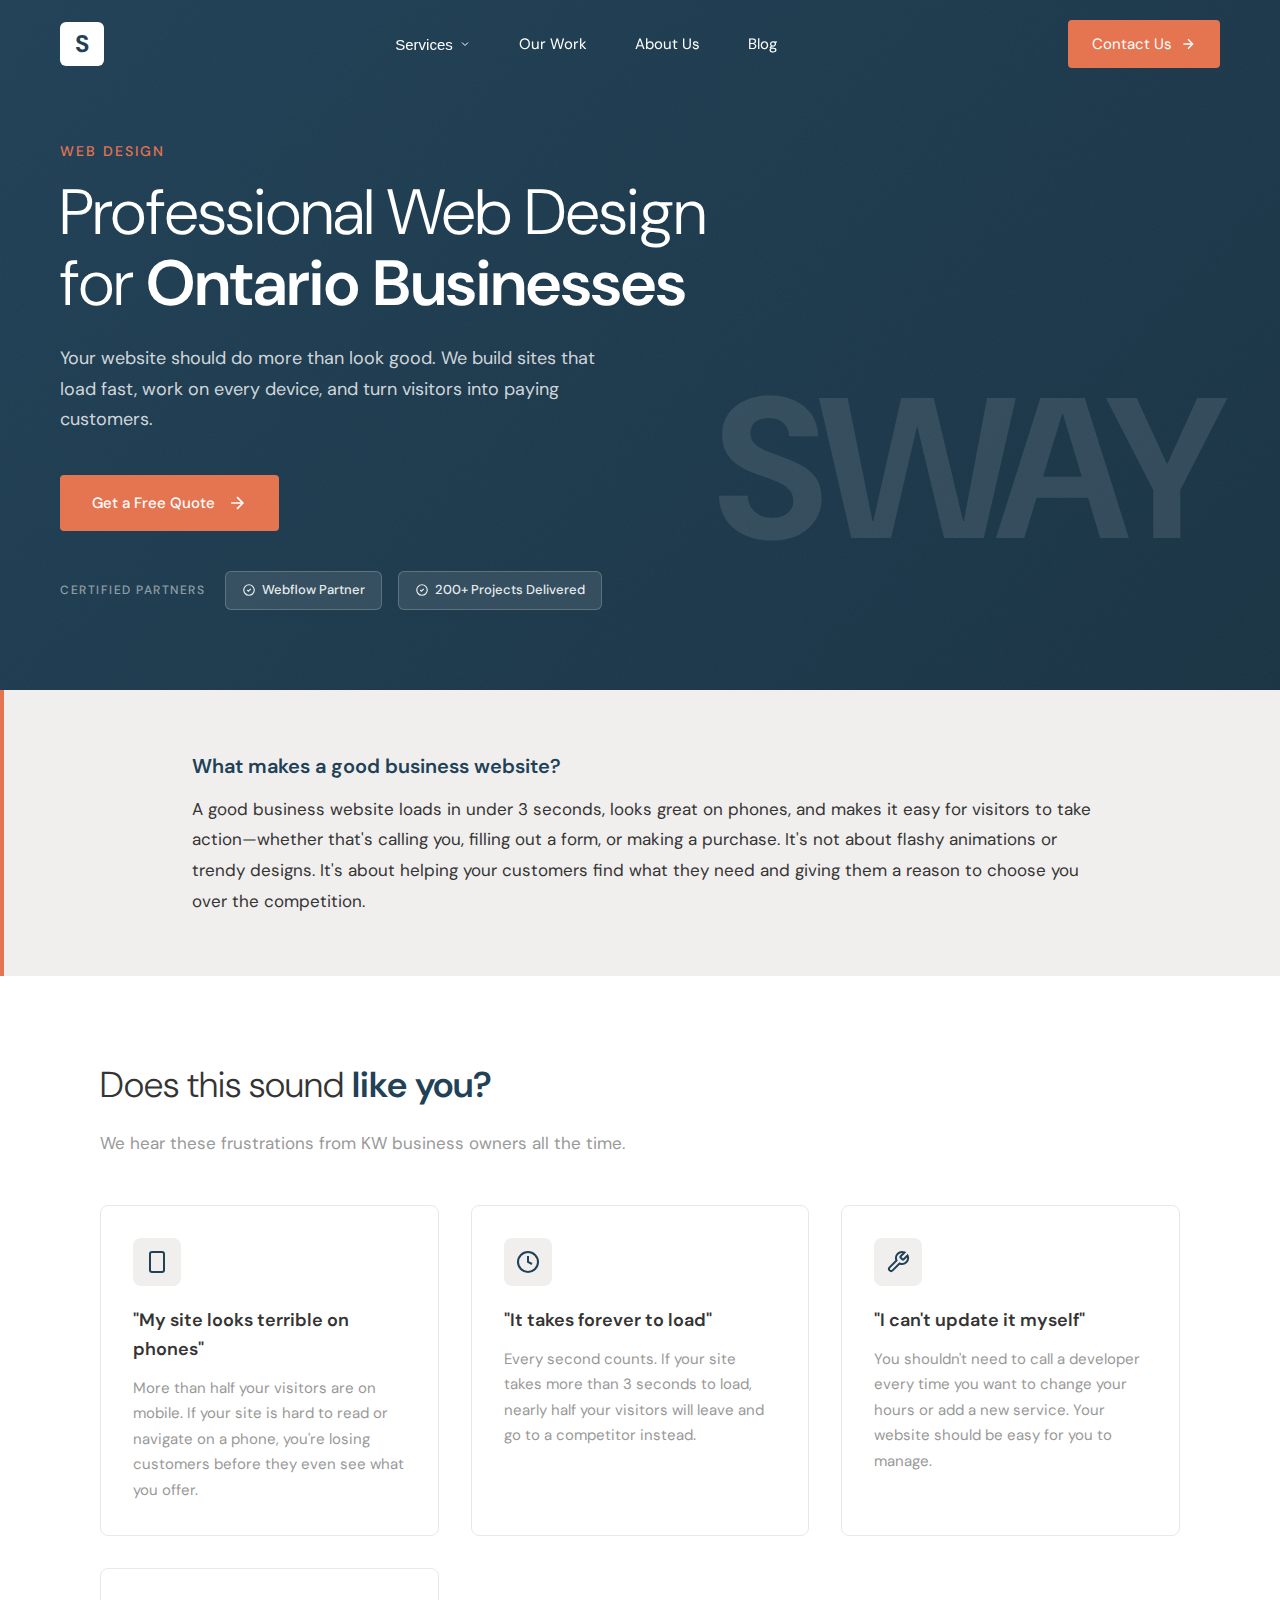
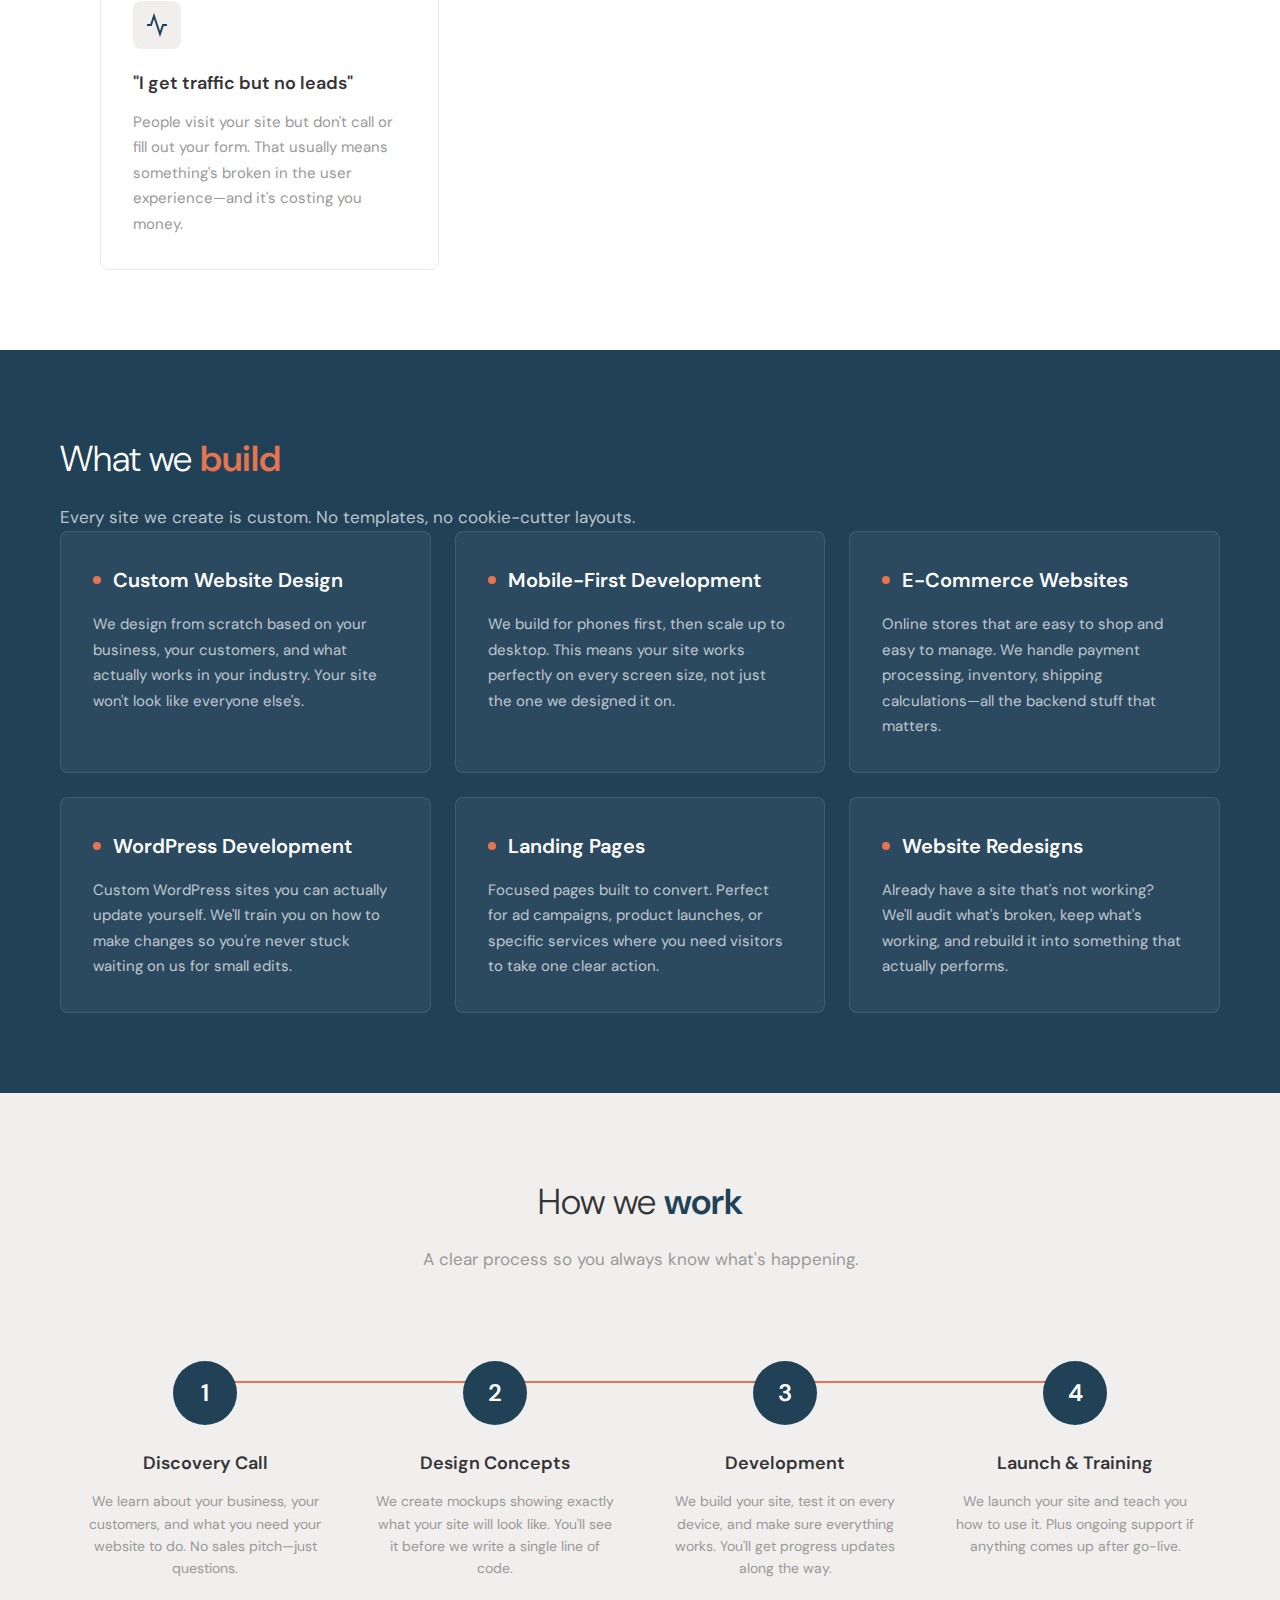
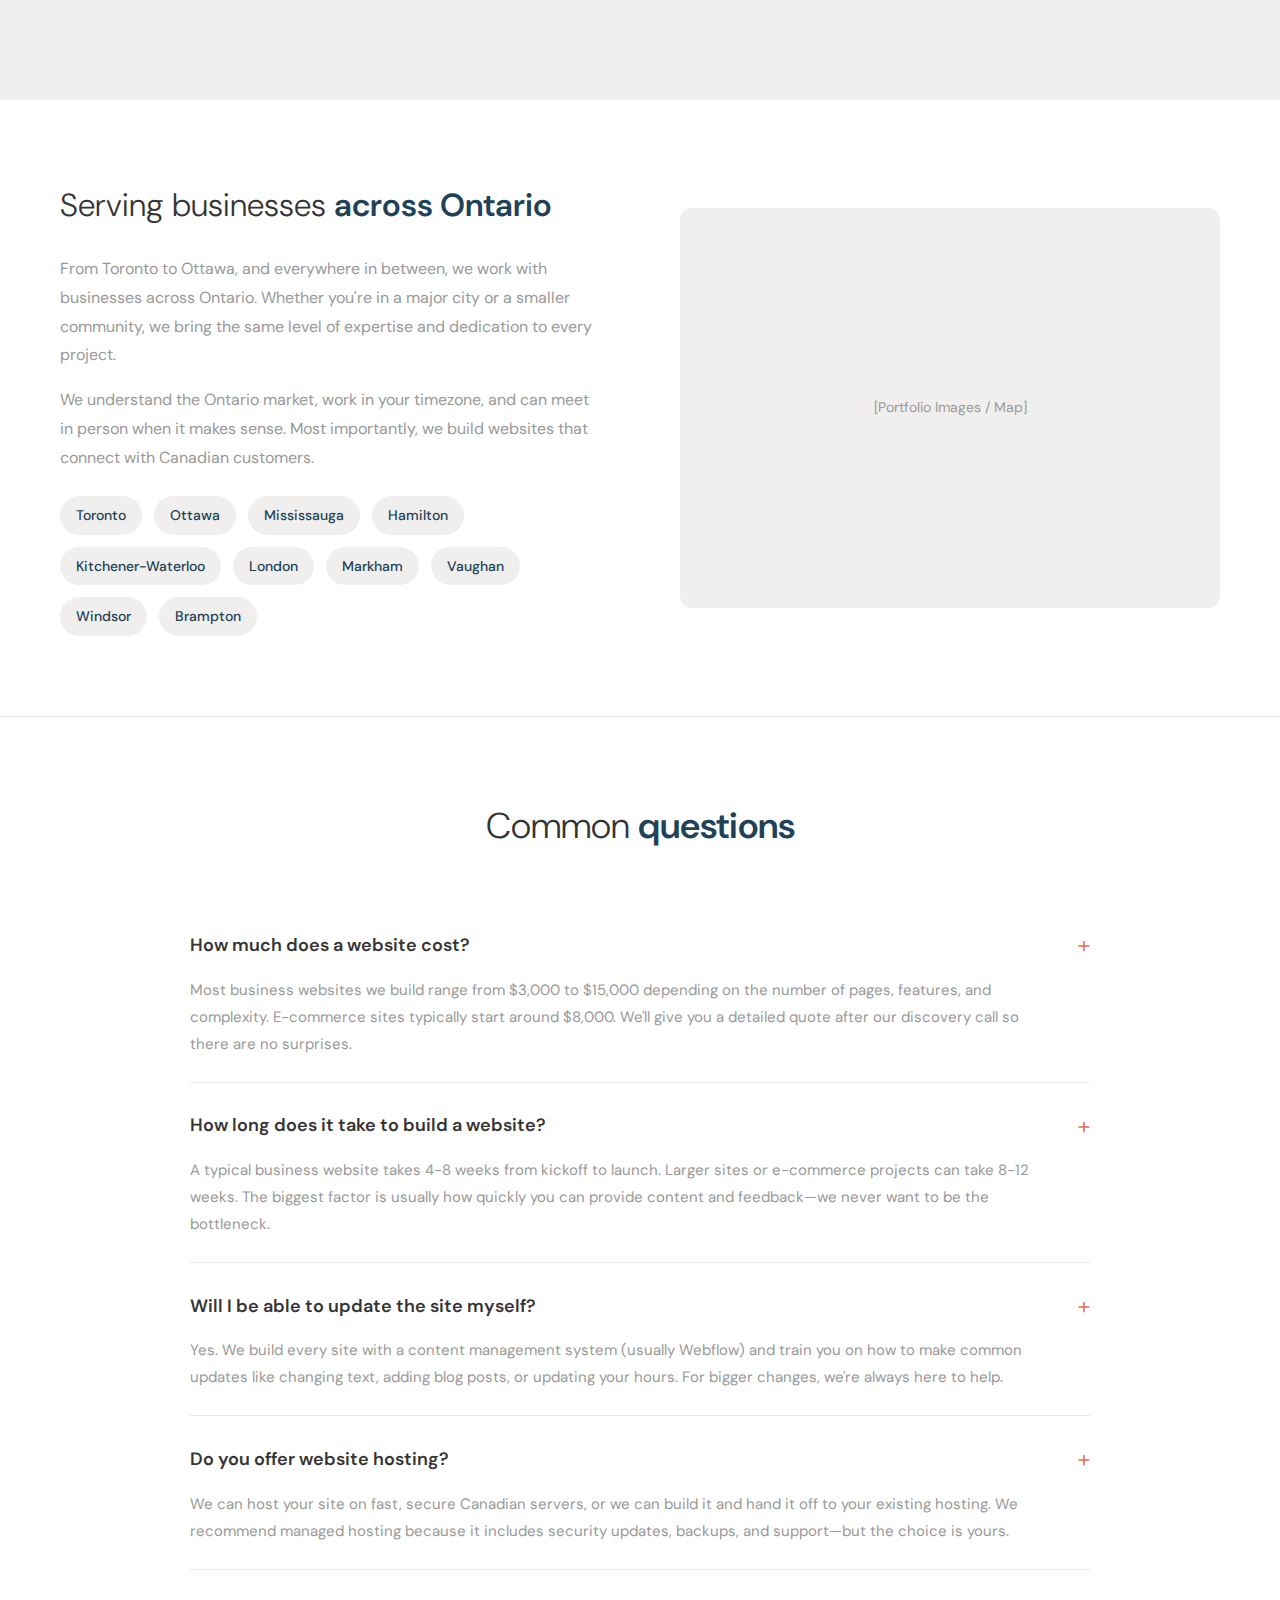
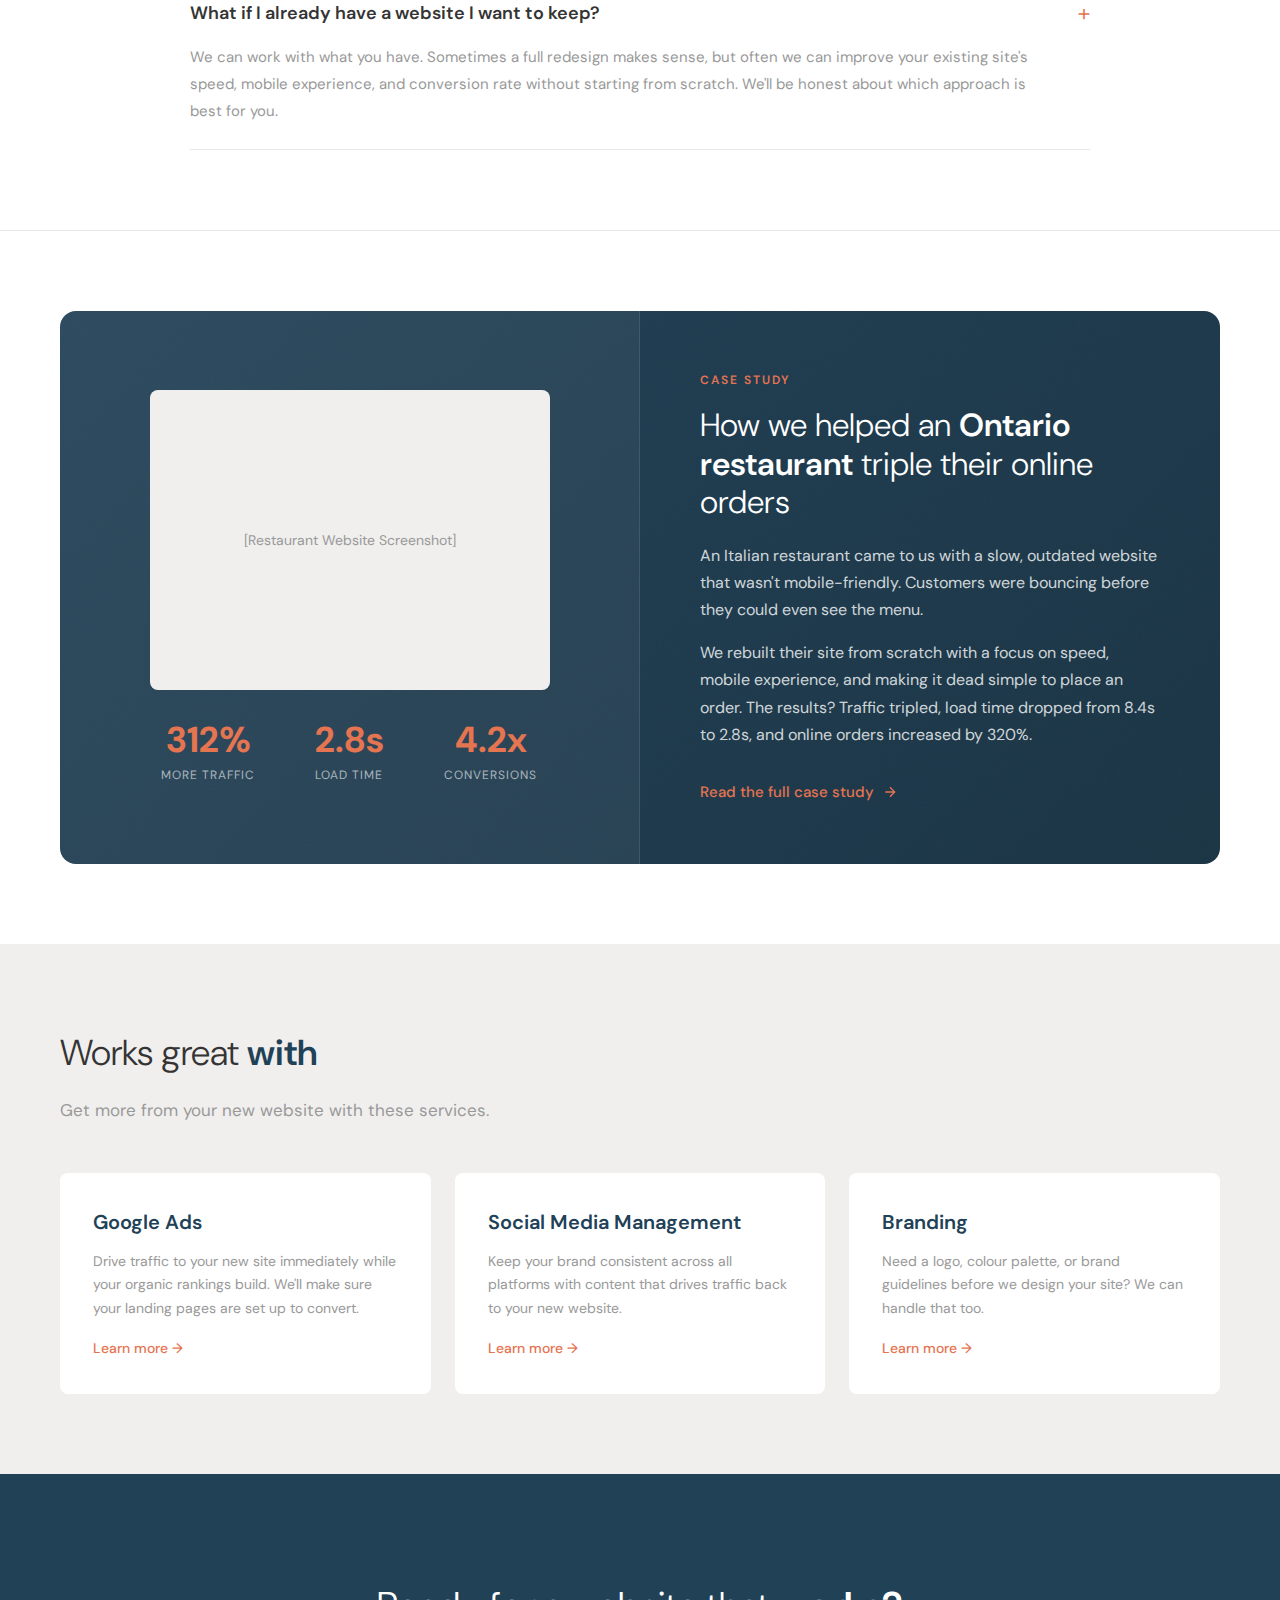
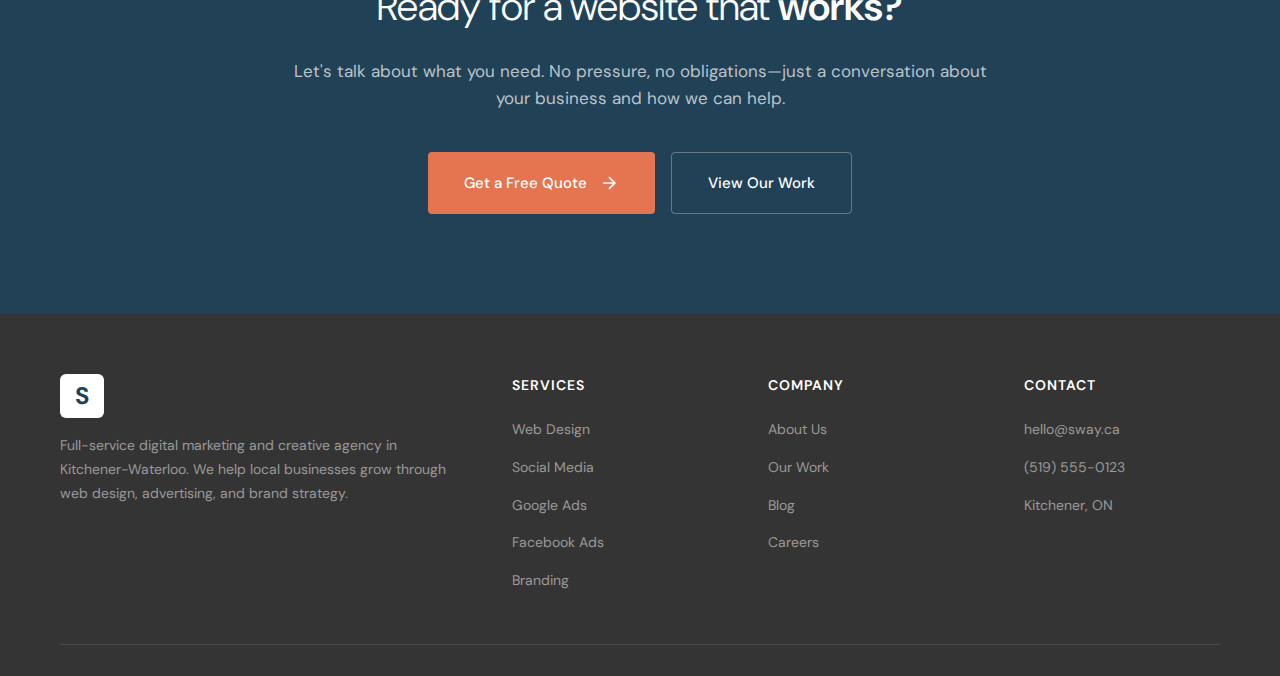
<file: index.html>
<!DOCTYPE html>
<html lang="en">

<head>
    <meta charset="UTF-8">
    <meta name="viewport" content="width=device-width, initial-scale=1.0">
    <title>Sway Marketing Agency | Digital Marketing & Web Design in Ontario</title>
    <meta name="description"
        content="Full-service digital marketing agency serving Ontario businesses. Web design, Google Ads, Facebook advertising, social media management, and branding services.">
    <meta http-equiv="refresh" content="0; url=sway-web-design.html">
    <link rel="canonical" href="https://sway.ca">

    <!-- Open Graph -->
    <meta property="og:type" content="website">
    <meta property="og:title" content="Sway Marketing Agency | Digital Marketing & Web Design in Ontario">
    <meta property="og:description" content="Full-service digital marketing agency serving Ontario businesses.">

    <style>
        body {
            margin: 0;
            padding: 0;
            font-family: -apple-system, BlinkMacSystemFont, 'Segoe UI', Roboto, Oxygen, Ubuntu, Cantarell, sans-serif;
            background: linear-gradient(135deg, #1a365d 0%, #2d3748 100%);
            color: white;
            display: flex;
            align-items: center;
            justify-content: center;
            min-height: 100vh;
            text-align: center;
        }

        .container {
            padding: 40px;
        }

        h1 {
            font-size: 48px;
            margin-bottom: 20px;
            font-weight: 700;
        }

        p {
            font-size: 20px;
            opacity: 0.9;
            margin-bottom: 30px;
        }

        .loader {
            width: 50px;
            height: 50px;
            border: 4px solid rgba(255, 255, 255, 0.3);
            border-top-color: white;
            border-radius: 50%;
            animation: spin 1s linear infinite;
            margin: 0 auto;
        }

        @keyframes spin {
            to {
                transform: rotate(360deg);
            }
        }

        a {
            color: #60a5fa;
            text-decoration: none;
            font-weight: 500;
        }

        a:hover {
            text-decoration: underline;
        }
    </style>
</head>

<body>
    <div class="container">
        <h1>Sway Marketing</h1>
        <p>Redirecting to our services...</p>
        <div class="loader"></div>
        <p style="margin-top: 30px; font-size: 16px;">
            If you're not redirected, <a href="sway-web-design.html">click here</a>
        </p>
    </div>
</body>

</html>
</file>
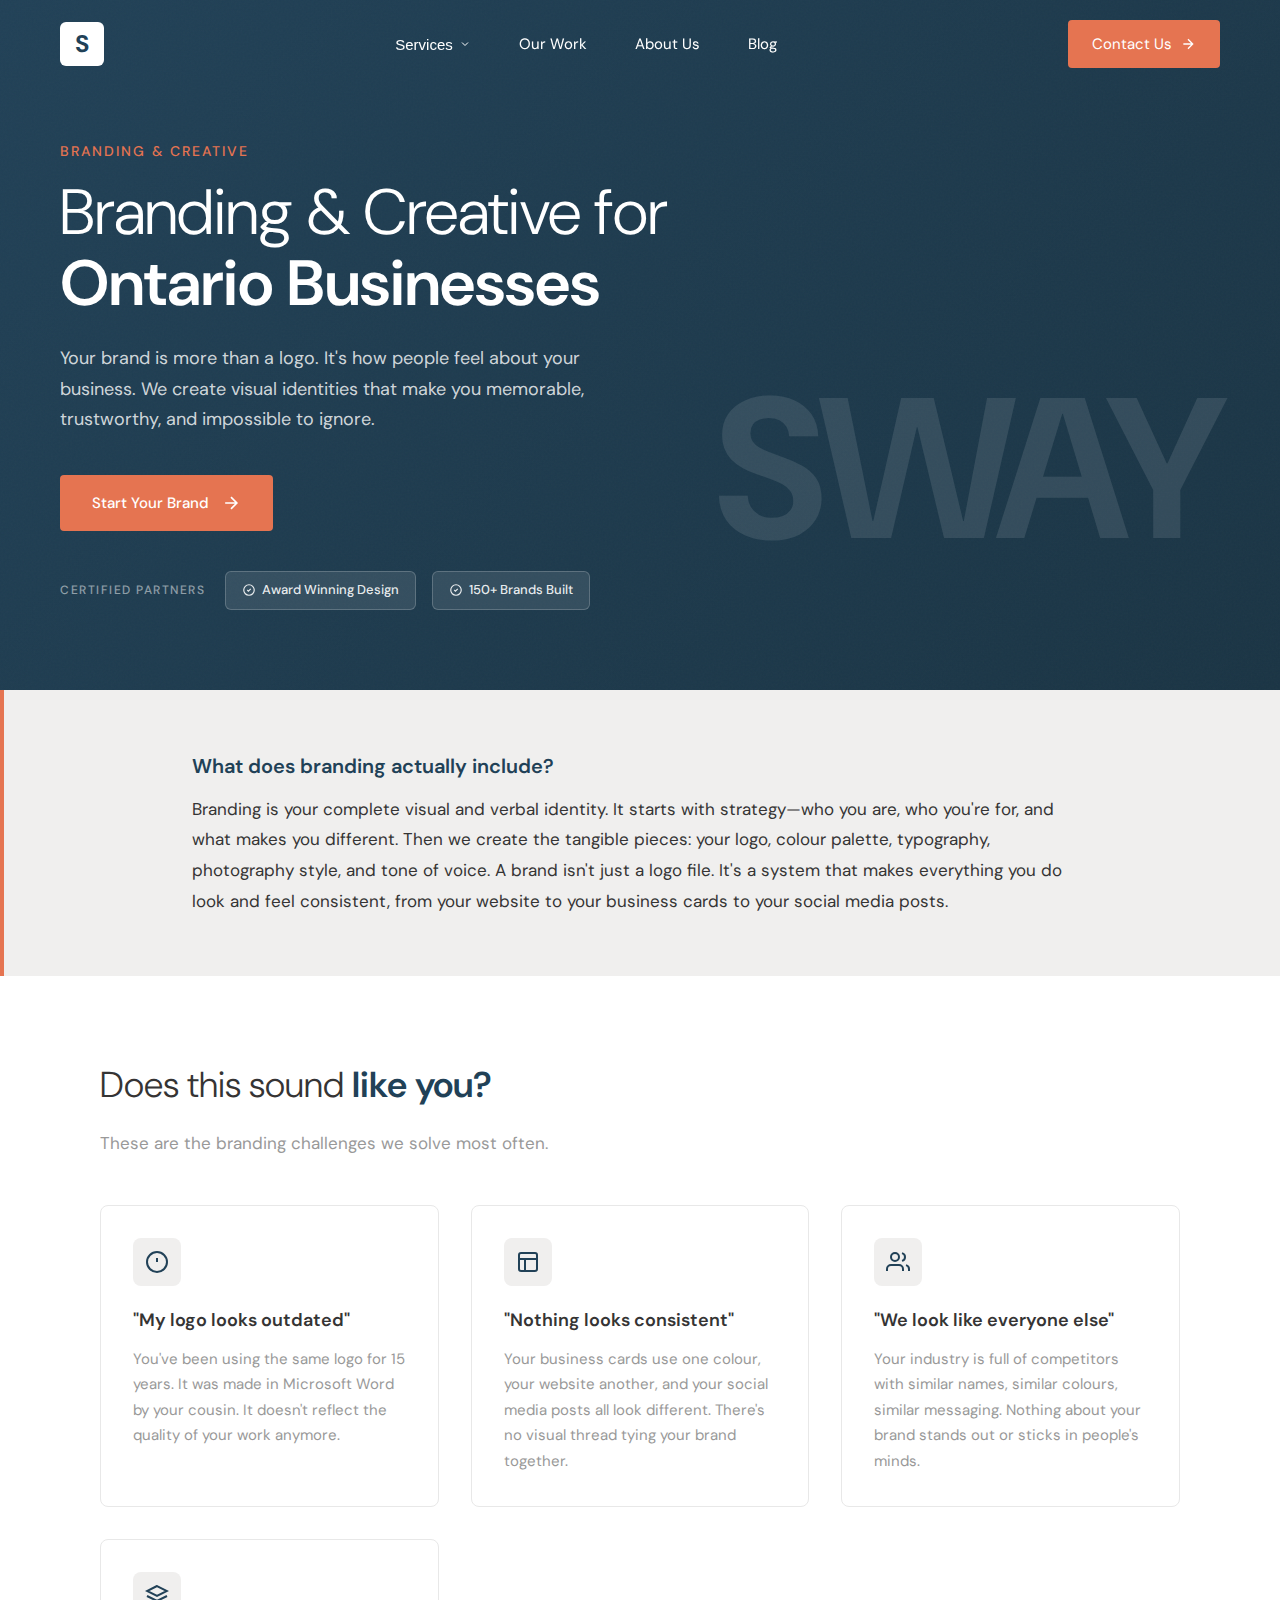
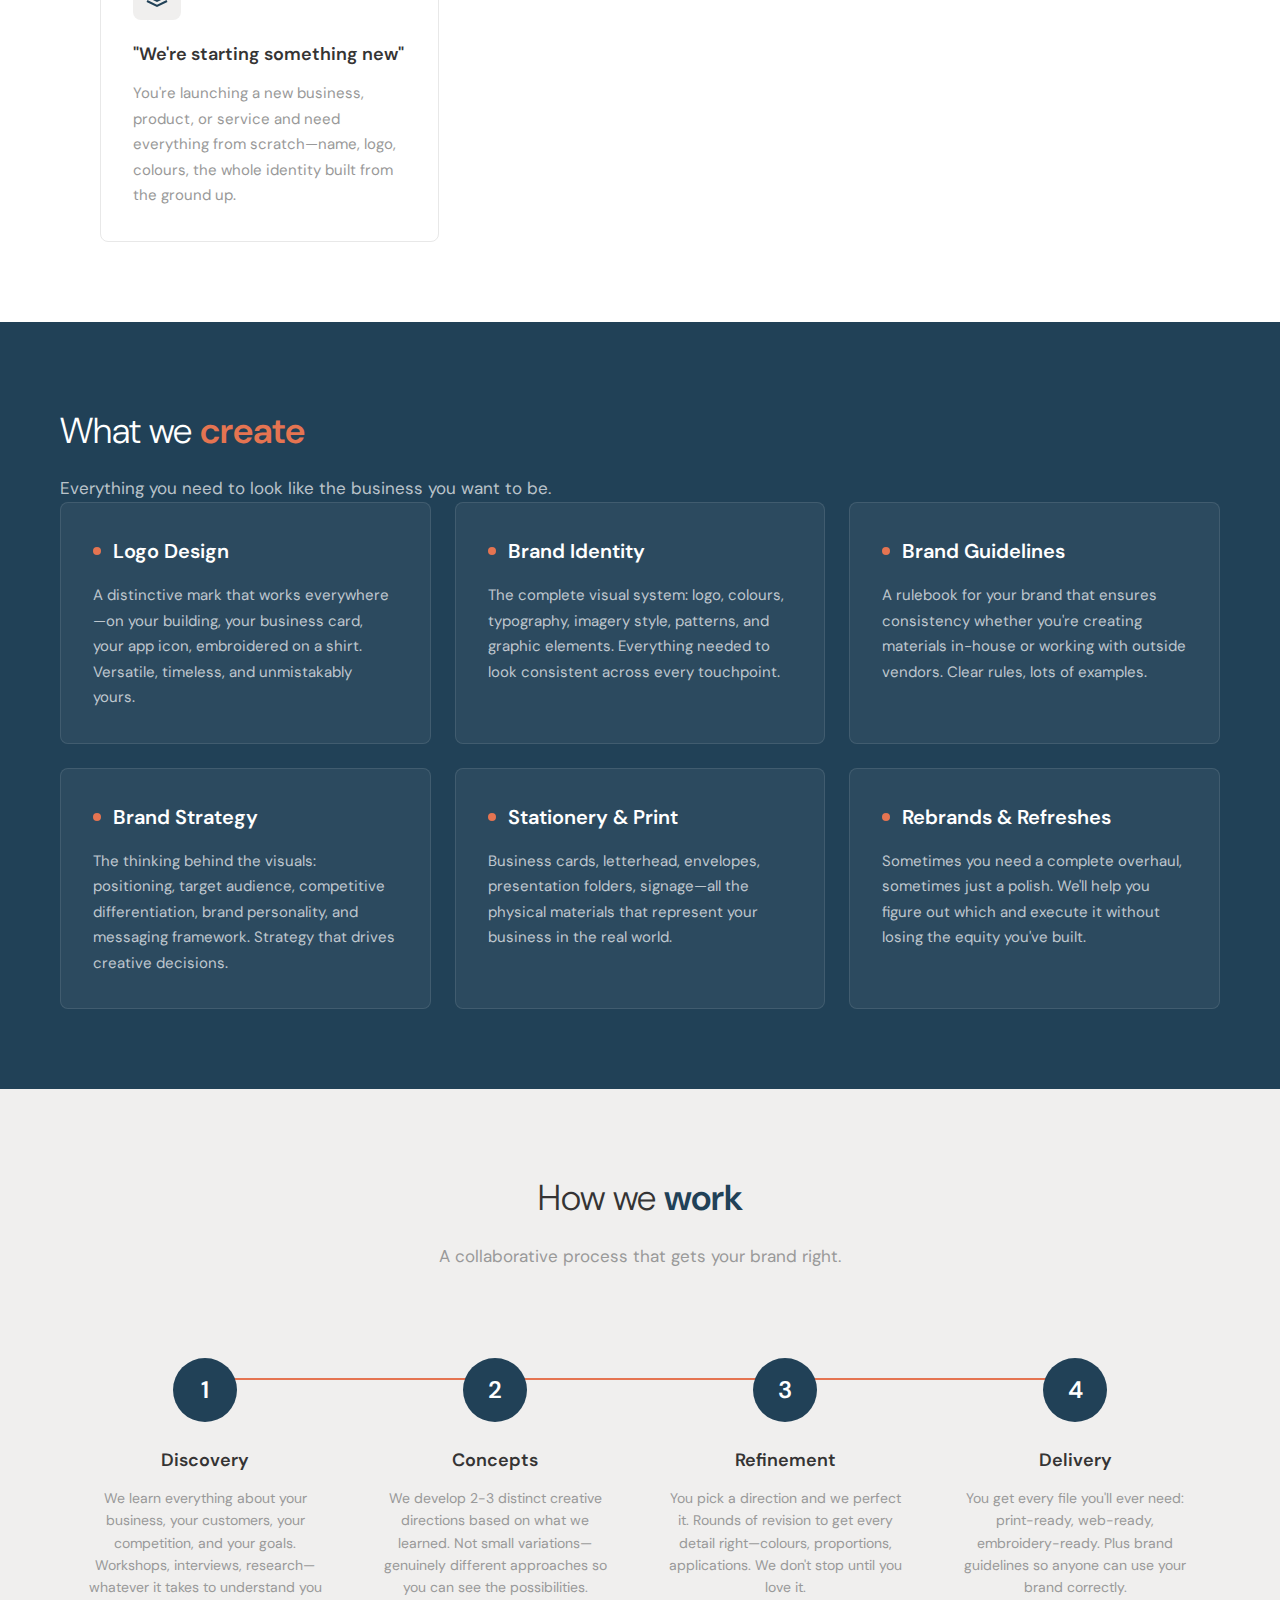
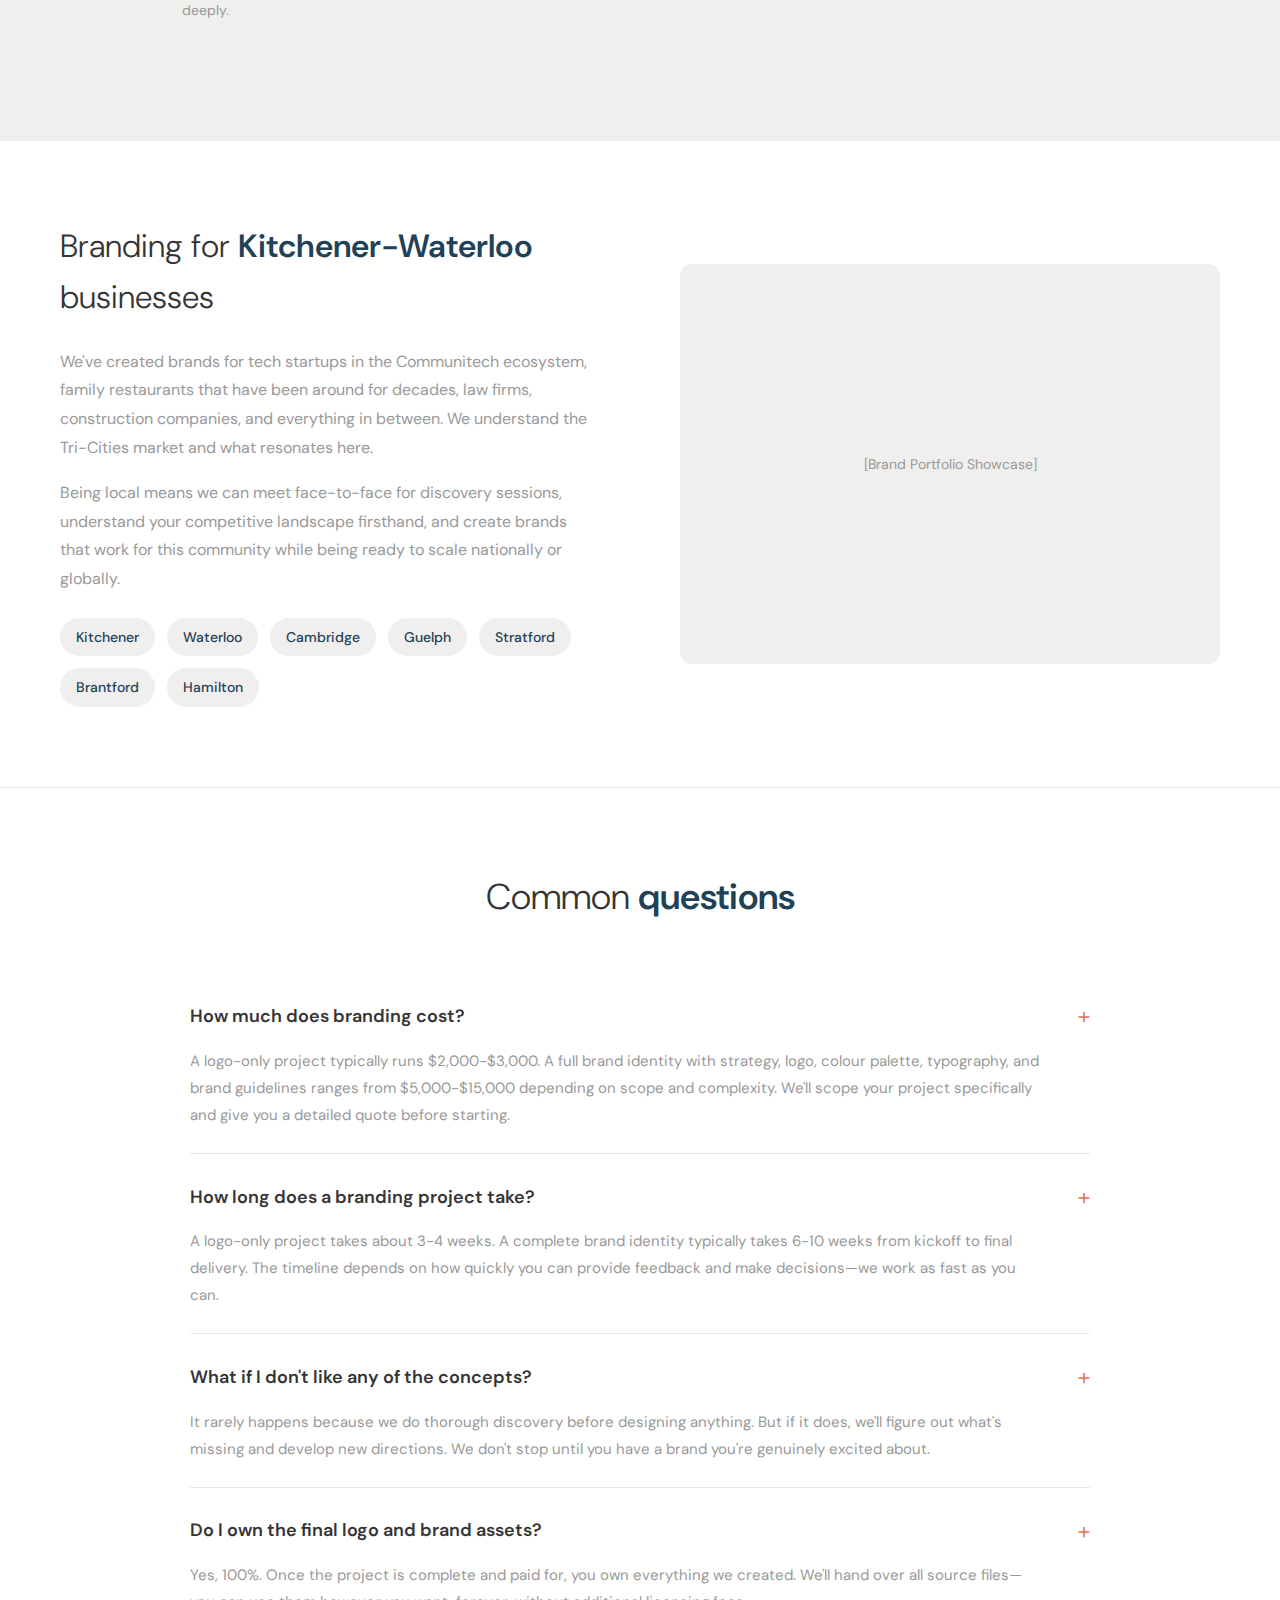
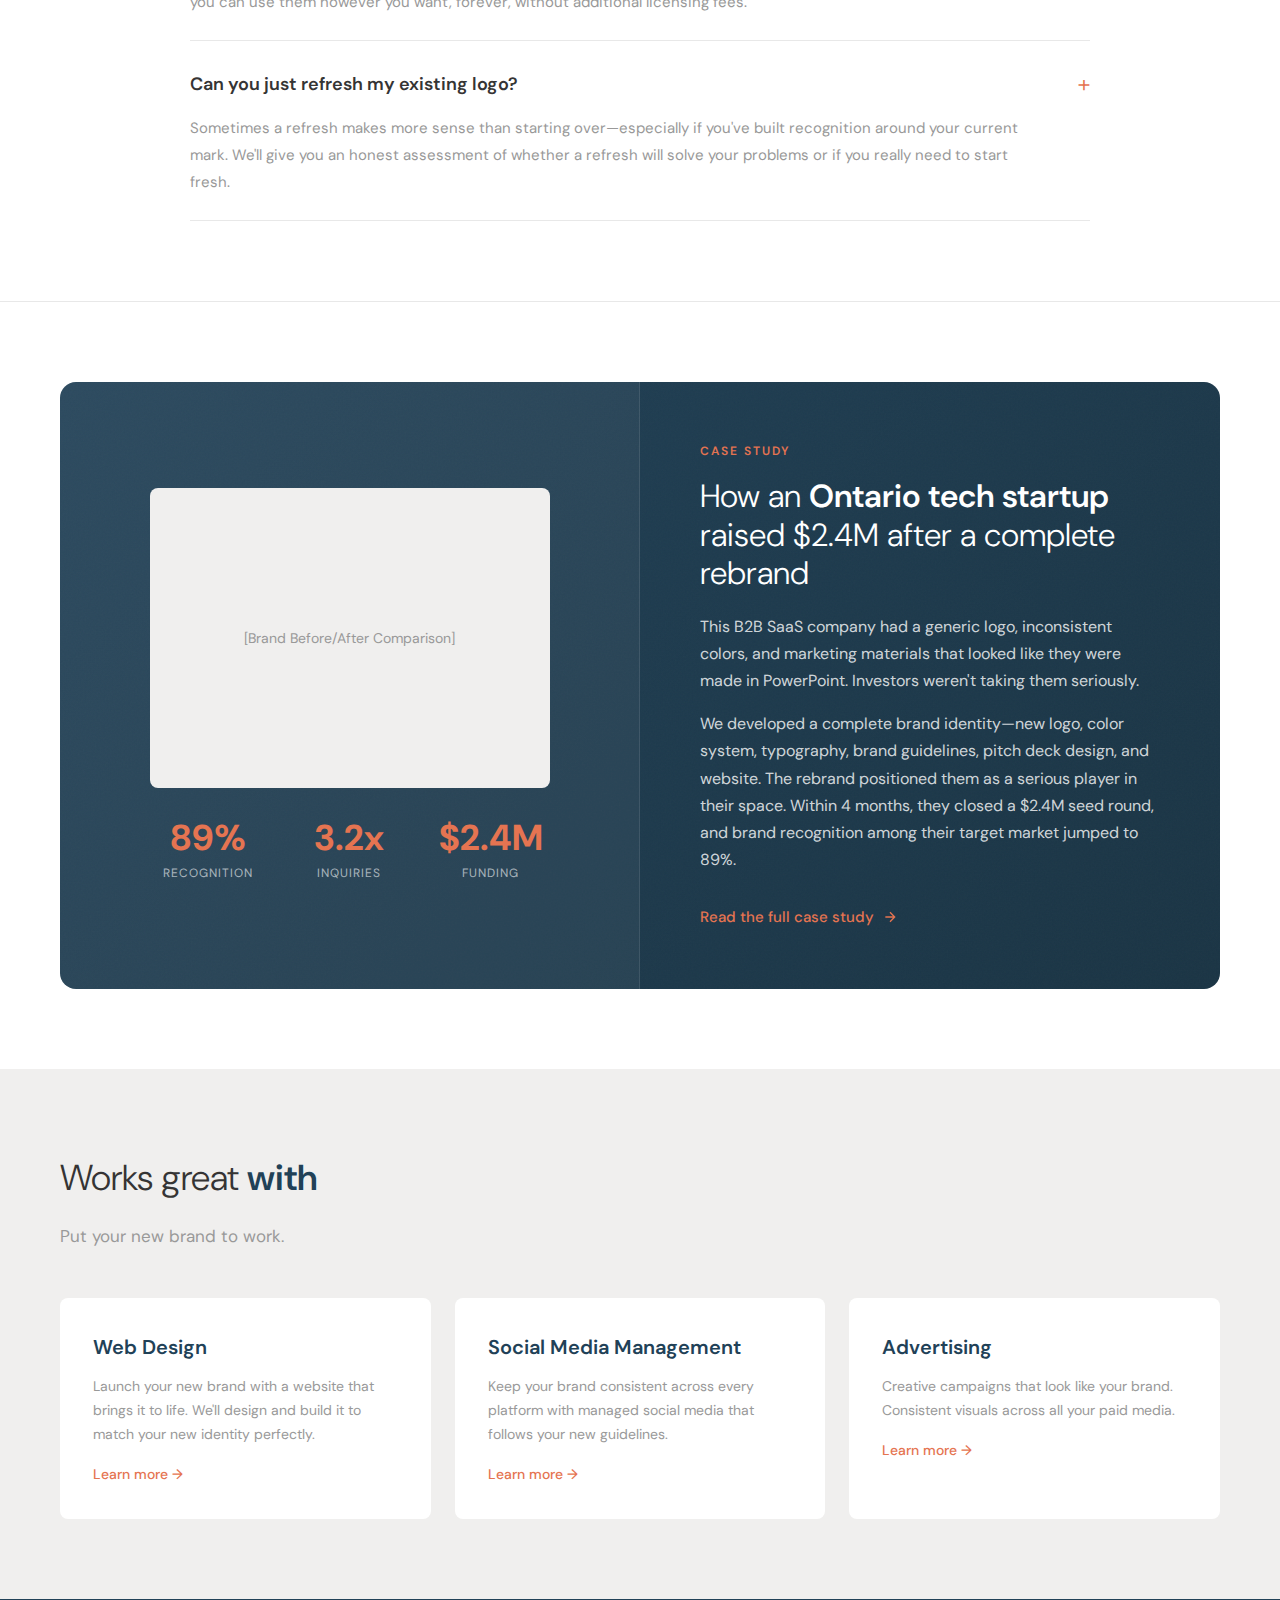
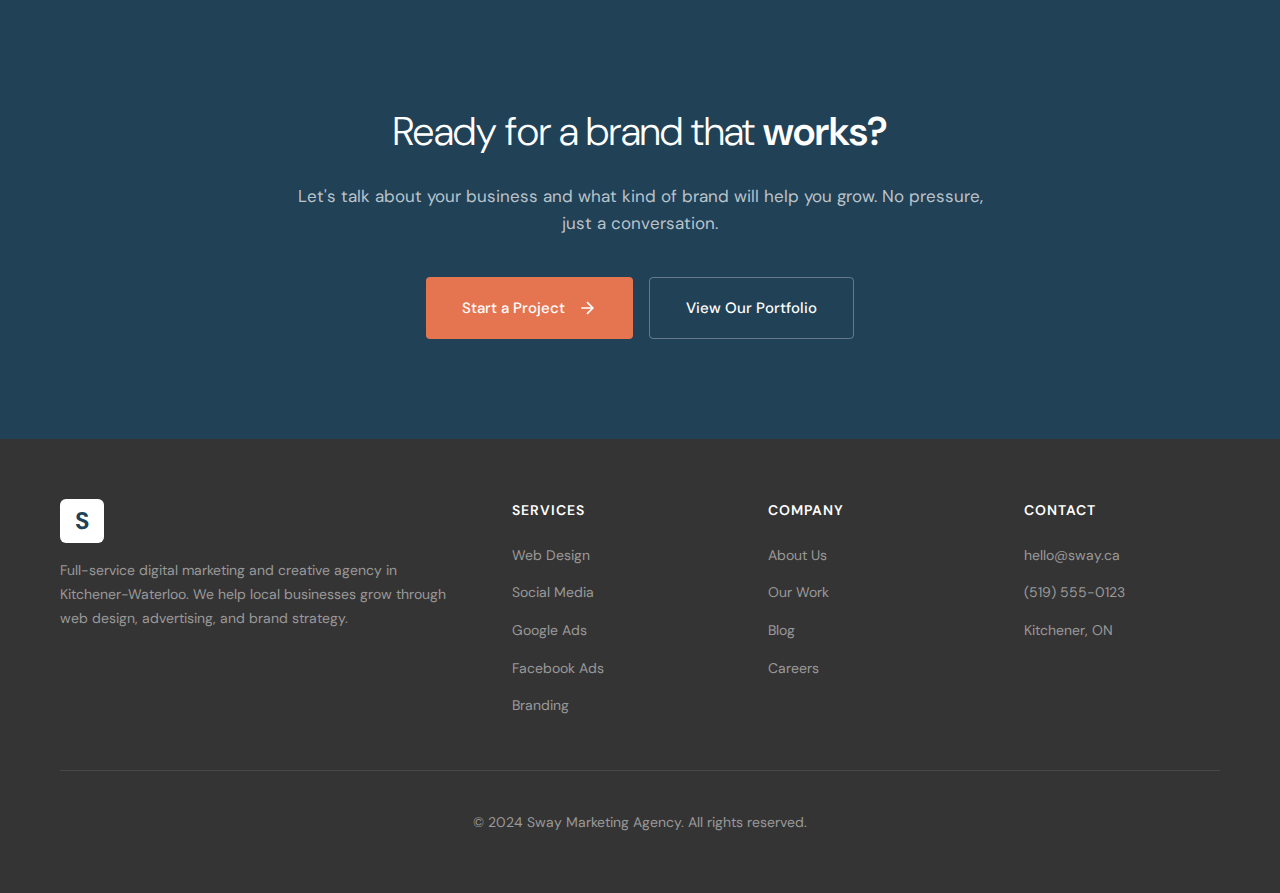
<file: sway-branding-creative.html>
<!DOCTYPE html>
<html lang="en">

<head>
    <meta charset="UTF-8">
    <meta name="viewport" content="width=device-width, initial-scale=1.0">
    <title>Branding & Creative Services in Ontario | Sway Marketing Agency</title>
    <meta name="description"
        content="Branding and creative services for Ontario businesses. Logo design, brand identity, and visual strategy that makes your business memorable and trustworthy.">
    <link rel="preconnect" href="https://fonts.googleapis.com">
    <link rel="preconnect" href="https://fonts.gstatic.com" crossorigin>
    <link
        href="https://fonts.googleapis.com/css2?family=DM+Sans:opsz,wght@9..40,300;9..40,400;9..40,500;9..40,600;9..40,700&display=swap"
        rel="stylesheet">
    <link rel="stylesheet" href="style.css">
</head>

<body>
    <nav class="nav">
        <a href="sway-web-design.html" class="nav-logo">S</a>
        <ul class="nav-links">
            <li class="dropdown">
                <button class="dropdown-trigger">Services<svg width="12" height="12" viewBox="0 0 24 24" fill="none"
                        stroke="currentColor" stroke-width="2">
                        <polyline points="6 9 12 15 18 9"></polyline>
                    </svg></button>
                <div class="dropdown-menu">
                    <div class="dropdown-menu-inner">
                        <div class="dropdown-section">
                            <span class="dropdown-label">Ontario (Main)</span>
                            <a href="sway-web-design.html">Web Design</a>
                            <a href="sway-social-media-management.html">Social Media Management</a>
                            <a href="sway-google-ads.html">Google Ads</a>
                            <a href="sway-facebook-ads.html">Facebook & Instagram Ads</a>
                            <a href="sway-branding-creative.html" class="active">Branding & Creative</a>
                        </div>
                        <div class="dropdown-section">
                            <span class="dropdown-label">Kitchener-Waterloo</span>
                            <a href="Location/sway-web-design copy.html">Web Design (KW)</a>
                            <a href="Location/sway-social-media-management copy.html">Social Media (KW)</a>
                            <a href="Location/sway-google-ads copy.html">Google Ads (KW)</a>
                            <a href="Location/sway-facebook-ads copy.html">Facebook Ads (KW)</a>
                            <a href="Location/sway-branding-creative copy.html">Branding (KW)</a>
                        </div>
                    </div>
                </div>
            </li>
            <li><a href="#">Our Work</a></li>
            <li><a href="#">About Us</a></li>
            <li><a href="#">Blog</a></li>
        </ul>
        <a href="#contact" class="nav-cta">Contact Us<svg width="16" height="16" viewBox="0 0 24 24" fill="none"
                stroke="currentColor" stroke-width="2">
                <path d="M5 12h14M12 5l7 7-7 7" />
            </svg></a>
    </nav>

    <section class="hero">
        <div class="hero-content">
            <div class="hero-eyebrow">Branding & Creative</div>
            <h1>Branding & Creative for <span>Ontario Businesses</span></h1>
            <p class="hero-subtitle">Your brand is more than a logo. It's how people feel about your business. We create
                visual identities that make you memorable, trustworthy, and impossible to ignore.</p>
            <a href="#contact" class="hero-cta">Start Your Brand<svg width="20" height="20" viewBox="0 0 24 24"
                    fill="none" stroke="currentColor" stroke-width="2">
                    <path d="M5 12h14M12 5l7 7-7 7" />
                </svg></a>
            </a>
            <div class="hero-partners">
                <div class="hero-partners-label">Certified Partners</div>
                <div class="hero-partners-badges">
                    <div class="partner-badge">
                        <svg viewBox="0 0 24 24" fill="none" stroke="currentColor" stroke-width="2">
                            <path d="M9 12l2 2 4-4m6 2a9 9 0 11-18 0 9 9 0 0118 0z" />
                        </svg>
                        Award Winning Design
                    </div>
                    <div class="partner-badge">
                        <svg viewBox="0 0 24 24" fill="none" stroke="currentColor" stroke-width="2">
                            <path d="M9 12l2 2 4-4m6 2a9 9 0 11-18 0 9 9 0 0118 0z" />
                        </svg>
                        150+ Brands Built
                    </div>
                </div>
            </div>
        </div>
        <div class="hero-watermark">SWAY</div>
    </section>

    <section class="quick-answer">
        <div class="quick-answer-inner">
            <h2>What does branding actually include?</h2>
            <p>Branding is your complete visual and verbal identity. It starts with strategy—who you are, who you're
                for, and what makes you different. Then we create the tangible pieces: your logo, colour palette,
                typography, photography style, and tone of voice. A brand isn't just a logo file. It's a system that
                makes everything you do look and feel consistent, from your website to your business cards to your
                social media posts.</p>
        </div>
    </section>

    <section class="content-section">
        <div class="section-header">
            <h2>Does this sound <span>like you?</span></h2>
            <p>These are the branding challenges we solve most often.</p>
        </div>
        <div class="problems-grid">
            <div class="problem-card">
                <div class="problem-icon"><svg width="24" height="24" viewBox="0 0 24 24" fill="none"
                        stroke="currentColor" stroke-width="2">
                        <circle cx="12" cy="12" r="10" />
                        <line x1="12" y1="8" x2="12" y2="12" />
                        <line x1="12" y1="16" x2="12.01" y2="16" />
                    </svg></div>
                <h3>"My logo looks outdated"</h3>
                <p>You've been using the same logo for 15 years. It was made in Microsoft Word by your cousin. It
                    doesn't reflect the quality of your work anymore.</p>
            </div>
            <div class="problem-card">
                <div class="problem-icon"><svg width="24" height="24" viewBox="0 0 24 24" fill="none"
                        stroke="currentColor" stroke-width="2">
                        <rect x="3" y="3" width="18" height="18" rx="2" ry="2" />
                        <line x1="3" y1="9" x2="21" y2="9" />
                        <line x1="9" y1="21" x2="9" y2="9" />
                    </svg></div>
                <h3>"Nothing looks consistent"</h3>
                <p>Your business cards use one colour, your website another, and your social media posts all look
                    different. There's no visual thread tying your brand together.</p>
            </div>
            <div class="problem-card">
                <div class="problem-icon"><svg width="24" height="24" viewBox="0 0 24 24" fill="none"
                        stroke="currentColor" stroke-width="2">
                        <path d="M17 21v-2a4 4 0 0 0-4-4H5a4 4 0 0 0-4 4v2" />
                        <circle cx="9" cy="7" r="4" />
                        <path d="M23 21v-2a4 4 0 0 0-3-3.87" />
                        <path d="M16 3.13a4 4 0 0 1 0 7.75" />
                    </svg></div>
                <h3>"We look like everyone else"</h3>
                <p>Your industry is full of competitors with similar names, similar colours, similar messaging. Nothing
                    about your brand stands out or sticks in people's minds.</p>
            </div>
            <div class="problem-card">
                <div class="problem-icon"><svg width="24" height="24" viewBox="0 0 24 24" fill="none"
                        stroke="currentColor" stroke-width="2">
                        <path d="M12 2L2 7l10 5 10-5-10-5z" />
                        <path d="M2 17l10 5 10-5M2 12l10 5 10-5" />
                    </svg></div>
                <h3>"We're starting something new"</h3>
                <p>You're launching a new business, product, or service and need everything from scratch—name, logo,
                    colours, the whole identity built from the ground up.</p>
            </div>
        </div>
    </section>

    <section class="services-section">
        <div class="section-header" style="max-width:1200px;margin:0 auto;">
            <h2>What we <span>create</span></h2>
            <p>Everything you need to look like the business you want to be.</p>
        </div>
        <div class="services-grid">
            <div class="service-card">
                <h3>Logo Design</h3>
                <p>A distinctive mark that works everywhere—on your building, your business card, your app icon,
                    embroidered on a shirt. Versatile, timeless, and unmistakably yours.</p>
            </div>
            <div class="service-card">
                <h3>Brand Identity</h3>
                <p>The complete visual system: logo, colours, typography, imagery style, patterns, and graphic elements.
                    Everything needed to look consistent across every touchpoint.</p>
            </div>
            <div class="service-card">
                <h3>Brand Guidelines</h3>
                <p>A rulebook for your brand that ensures consistency whether you're creating materials in-house or
                    working with outside vendors. Clear rules, lots of examples.</p>
            </div>
            <div class="service-card">
                <h3>Brand Strategy</h3>
                <p>The thinking behind the visuals: positioning, target audience, competitive differentiation, brand
                    personality, and messaging framework. Strategy that drives creative decisions.</p>
            </div>
            <div class="service-card">
                <h3>Stationery & Print</h3>
                <p>Business cards, letterhead, envelopes, presentation folders, signage—all the physical materials that
                    represent your business in the real world.</p>
            </div>
            <div class="service-card">
                <h3>Rebrands & Refreshes</h3>
                <p>Sometimes you need a complete overhaul, sometimes just a polish. We'll help you figure out which and
                    execute it without losing the equity you've built.</p>
            </div>
        </div>
    </section>

    <section class="process-section">
        <div class="section-header" style="text-align:center;max-width:600px;margin:0 auto 48px;">
            <h2>How we <span>work</span></h2>
            <p>A collaborative process that gets your brand right.</p>
        </div>
        <div class="process-grid">
            <div class="process-step">
                <div class="process-number">1</div>
                <h3>Discovery</h3>
                <p>We learn everything about your business, your customers, your competition, and your goals. Workshops,
                    interviews, research—whatever it takes to understand you deeply.</p>
            </div>
            <div class="process-step">
                <div class="process-number">2</div>
                <h3>Concepts</h3>
                <p>We develop 2-3 distinct creative directions based on what we learned. Not small variations—genuinely
                    different approaches so you can see the possibilities.</p>
            </div>
            <div class="process-step">
                <div class="process-number">3</div>
                <h3>Refinement</h3>
                <p>You pick a direction and we perfect it. Rounds of revision to get every detail right—colours,
                    proportions, applications. We don't stop until you love it.</p>
            </div>
            <div class="process-step">
                <div class="process-number">4</div>
                <h3>Delivery</h3>
                <p>You get every file you'll ever need: print-ready, web-ready, embroidery-ready. Plus brand guidelines
                    so anyone can use your brand correctly.</p>
            </div>
        </div>
    </section>

    <section class="local-section">
        <div class="local-content">
            <div class="local-text">
                <h2>Branding for <span>Kitchener-Waterloo</span> businesses</h2>
                <p>We've created brands for tech startups in the Communitech ecosystem, family restaurants that have
                    been around for decades, law firms, construction companies, and everything in between. We understand
                    the Tri-Cities market and what resonates here.</p>
                <p>Being local means we can meet face-to-face for discovery sessions, understand your competitive
                    landscape firsthand, and create brands that work for this community while being ready to scale
                    nationally or globally.</p>
                <div class="local-areas">
                    <span>Kitchener</span><span>Waterloo</span><span>Cambridge</span><span>Guelph</span><span>Stratford</span><span>Brantford</span><span>Hamilton</span>
                </div>
            </div>
            <div class="local-map">[Brand Portfolio Showcase]</div>
        </div>
    </section>

    <section class="faq-section">
        <div class="section-header" style="text-align:center;max-width:600px;margin:0 auto 48px;">
            <h2>Common <span>questions</span></h2>
        </div>
        <div class="faq-grid">
            <div class="faq-item">
                <div class="faq-question">How much does branding cost?</div>
                <p class="faq-answer">A logo-only project typically runs $2,000-$3,000. A full brand identity with
                    strategy, logo, colour palette, typography, and brand guidelines ranges from $5,000-$15,000
                    depending on scope and complexity. We'll scope your project specifically and give you a detailed
                    quote before starting.</p>
            </div>
            <div class="faq-item">
                <div class="faq-question">How long does a branding project take?</div>
                <p class="faq-answer">A logo-only project takes about 3-4 weeks. A complete brand identity typically
                    takes 6-10 weeks from kickoff to final delivery. The timeline depends on how quickly you can provide
                    feedback and make decisions—we work as fast as you can.</p>
            </div>
            <div class="faq-item">
                <div class="faq-question">What if I don't like any of the concepts?</div>
                <p class="faq-answer">It rarely happens because we do thorough discovery before designing anything. But
                    if it does, we'll figure out what's missing and develop new directions. We don't stop until you have
                    a brand you're genuinely excited about.</p>
            </div>
            <div class="faq-item">
                <div class="faq-question">Do I own the final logo and brand assets?</div>
                <p class="faq-answer">Yes, 100%. Once the project is complete and paid for, you own everything we
                    created. We'll hand over all source files—you can use them however you want, forever, without
                    additional licensing fees.</p>
            </div>
            <div class="faq-item">
                <div class="faq-question">Can you just refresh my existing logo?</div>
                <p class="faq-answer">Sometimes a refresh makes more sense than starting over—especially if you've built
                    recognition around your current mark. We'll give you an honest assessment of whether a refresh will
                    solve your problems or if you really need to start fresh.</p>
            </div>
        </div>
    </section>

    <section class="case-study-section">
        <div class="case-study-container">
            <div class="case-study-content">
                <div class="case-study-visual">
                    <div class="case-study-image">[Brand Before/After Comparison]</div>
                    <div class="case-study-stats">
                        <div class="case-study-stat">
                            <div class="case-study-stat-number">89%</div>
                            <div class="case-study-stat-label">Recognition</div>
                        </div>
                        <div class="case-study-stat">
                            <div class="case-study-stat-number">3.2x</div>
                            <div class="case-study-stat-label">Inquiries</div>
                        </div>
                        <div class="case-study-stat">
                            <div class="case-study-stat-number">$2.4M</div>
                            <div class="case-study-stat-label">Funding</div>
                        </div>
                    </div>
                </div>
                <div class="case-study-story">
                    <div class="case-study-eyebrow">Case Study</div>
                    <h3>How an <span>Ontario tech startup</span> raised $2.4M after a complete rebrand</h3>
                    <p>This B2B SaaS company had a generic logo, inconsistent colors, and marketing materials that
                        looked like they were made in PowerPoint. Investors weren't taking them seriously.</p>
                    <p>We developed a complete brand identity—new logo, color system, typography, brand guidelines,
                        pitch deck design, and website. The rebrand positioned them as a serious player in their space.
                        Within 4 months, they closed a $2.4M seed round, and brand recognition among their target market
                        jumped to 89%.</p>
                    <a href="#" class="case-study-link">
                        Read the full case study
                        <svg width="16" height="16" viewBox="0 0 24 24" fill="none" stroke="currentColor"
                            stroke-width="2">
                            <path d="M5 12h14M12 5l7 7-7 7" />
                        </svg>
                    </a>
                </div>
            </div>
        </div>
    </section>

    <section class="related-section">
        <div class="section-header" style="max-width:1200px;margin:0 auto 48px;">
            <h2>Works great <span>with</span></h2>
            <p>Put your new brand to work.</p>
        </div>
        <div class="related-grid">
            <a href="sway-web-design.html" class="related-card">
                <h3>Web Design</h3>
                <p>Launch your new brand with a website that brings it to life. We'll design and build it to match your
                    new identity perfectly.</p><span class="link">Learn more →</span>
            </a>
            <a href="sway-social-media-management.html" class="related-card">
                <h3>Social Media Management</h3>
                <p>Keep your brand consistent across every platform with managed social media that follows your new
                    guidelines.</p><span class="link">Learn more →</span>
            </a>
            <a href="sway-facebook-ads.html" class="related-card">
                <h3>Advertising</h3>
                <p>Creative campaigns that look like your brand. Consistent visuals across all your paid media.</p><span
                    class="link">Learn more →</span>
            </a>
        </div>
    </section>

    <section class="cta-section" id="contact">
        <div class="cta-content">
            <h2>Ready for a brand that <span>works?</span></h2>
            <p>Let's talk about your business and what kind of brand will help you grow. No pressure, just a
                conversation.</p>
            <div class="cta-buttons">
                <a href="#" class="cta-primary">Start a Project<svg width="20" height="20" viewBox="0 0 24 24"
                        fill="none" stroke="currentColor" stroke-width="2">
                        <path d="M5 12h14M12 5l7 7-7 7" />
                    </svg></a>
                <a href="#" class="cta-secondary">View Our Portfolio</a>
            </div>
        </div>
    </section>

    <footer class="footer">
        <div class="footer-content">
            <div class="footer-brand">
                <div class="footer-logo">S</div>
                <p>Full-service digital marketing and creative agency in Kitchener-Waterloo. We help local businesses
                    grow through web design, advertising, and brand strategy.</p>
            </div>
            <div class="footer-column">
                <h4>Services</h4>
                <ul>
                    <li><a href="sway-web-design.html">Web Design</a></li>
                    <li><a href="sway-social-media-management.html">Social Media</a></li>
                    <li><a href="sway-google-ads.html">Google Ads</a></li>
                    <li><a href="sway-facebook-ads.html">Facebook Ads</a></li>
                    <li><a href="sway-branding-creative.html">Branding</a></li>
                </ul>
            </div>
            <div class="footer-column">
                <h4>Company</h4>
                <ul>
                    <li><a href="#">About Us</a></li>
                    <li><a href="#">Our Work</a></li>
                    <li><a href="#">Blog</a></li>
                    <li><a href="#">Careers</a></li>
                </ul>
            </div>
            <div class="footer-column">
                <h4>Contact</h4>
                <ul>
                    <li><a href="mailto:hello@sway.ca">hello@sway.ca</a></li>
                    <li><a href="tel:5195550123">(519) 555-0123</a></li>
                    <li><a href="#">Kitchener, ON</a></li>
                </ul>
            </div>
        </div>
        <div class="footer-bottom">
            <p>© 2024 Sway Marketing Agency. All rights reserved.</p>
        </div>
    </footer>

    <script>window.addEventListener('scroll', function () { const nav = document.querySelector('.nav'); if (window.scrollY > 100) { nav.classList.add('scrolled') } else { nav.classList.remove('scrolled') } });</script>
</body>

</html>
</file>
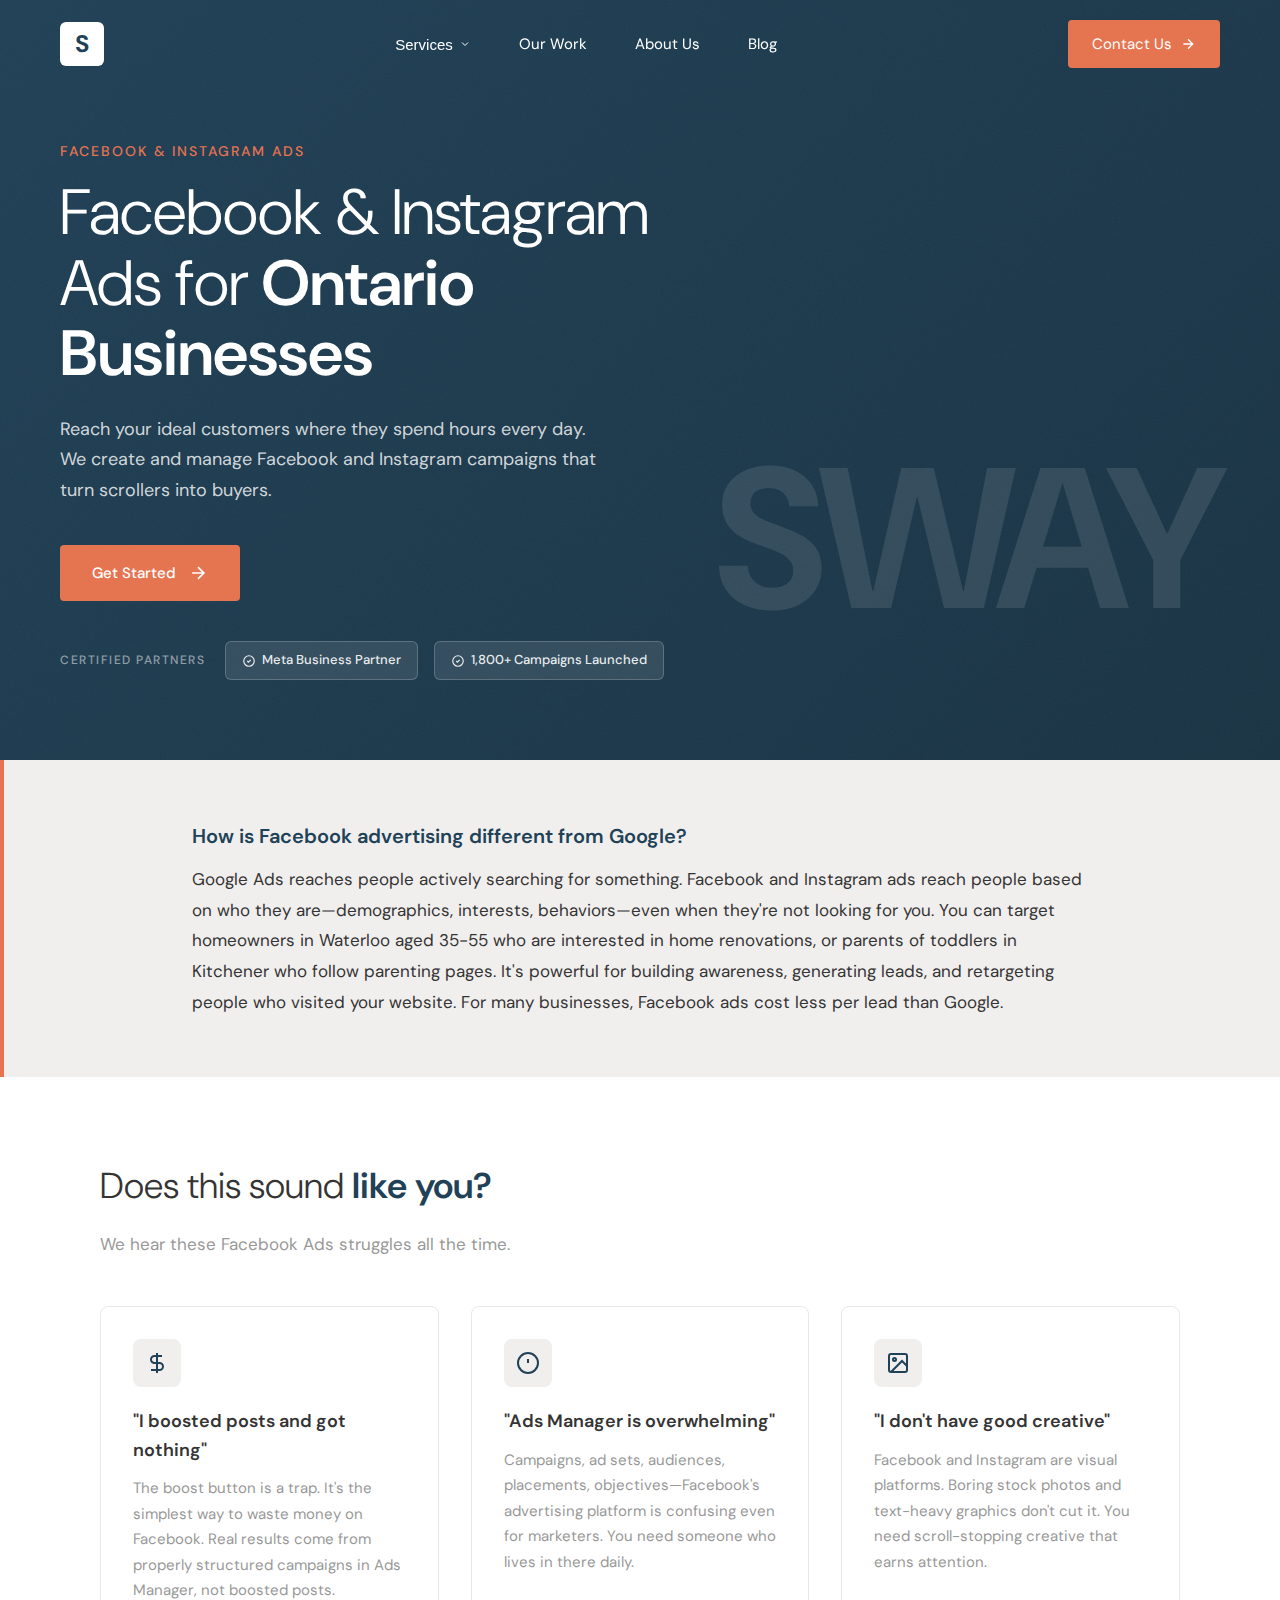
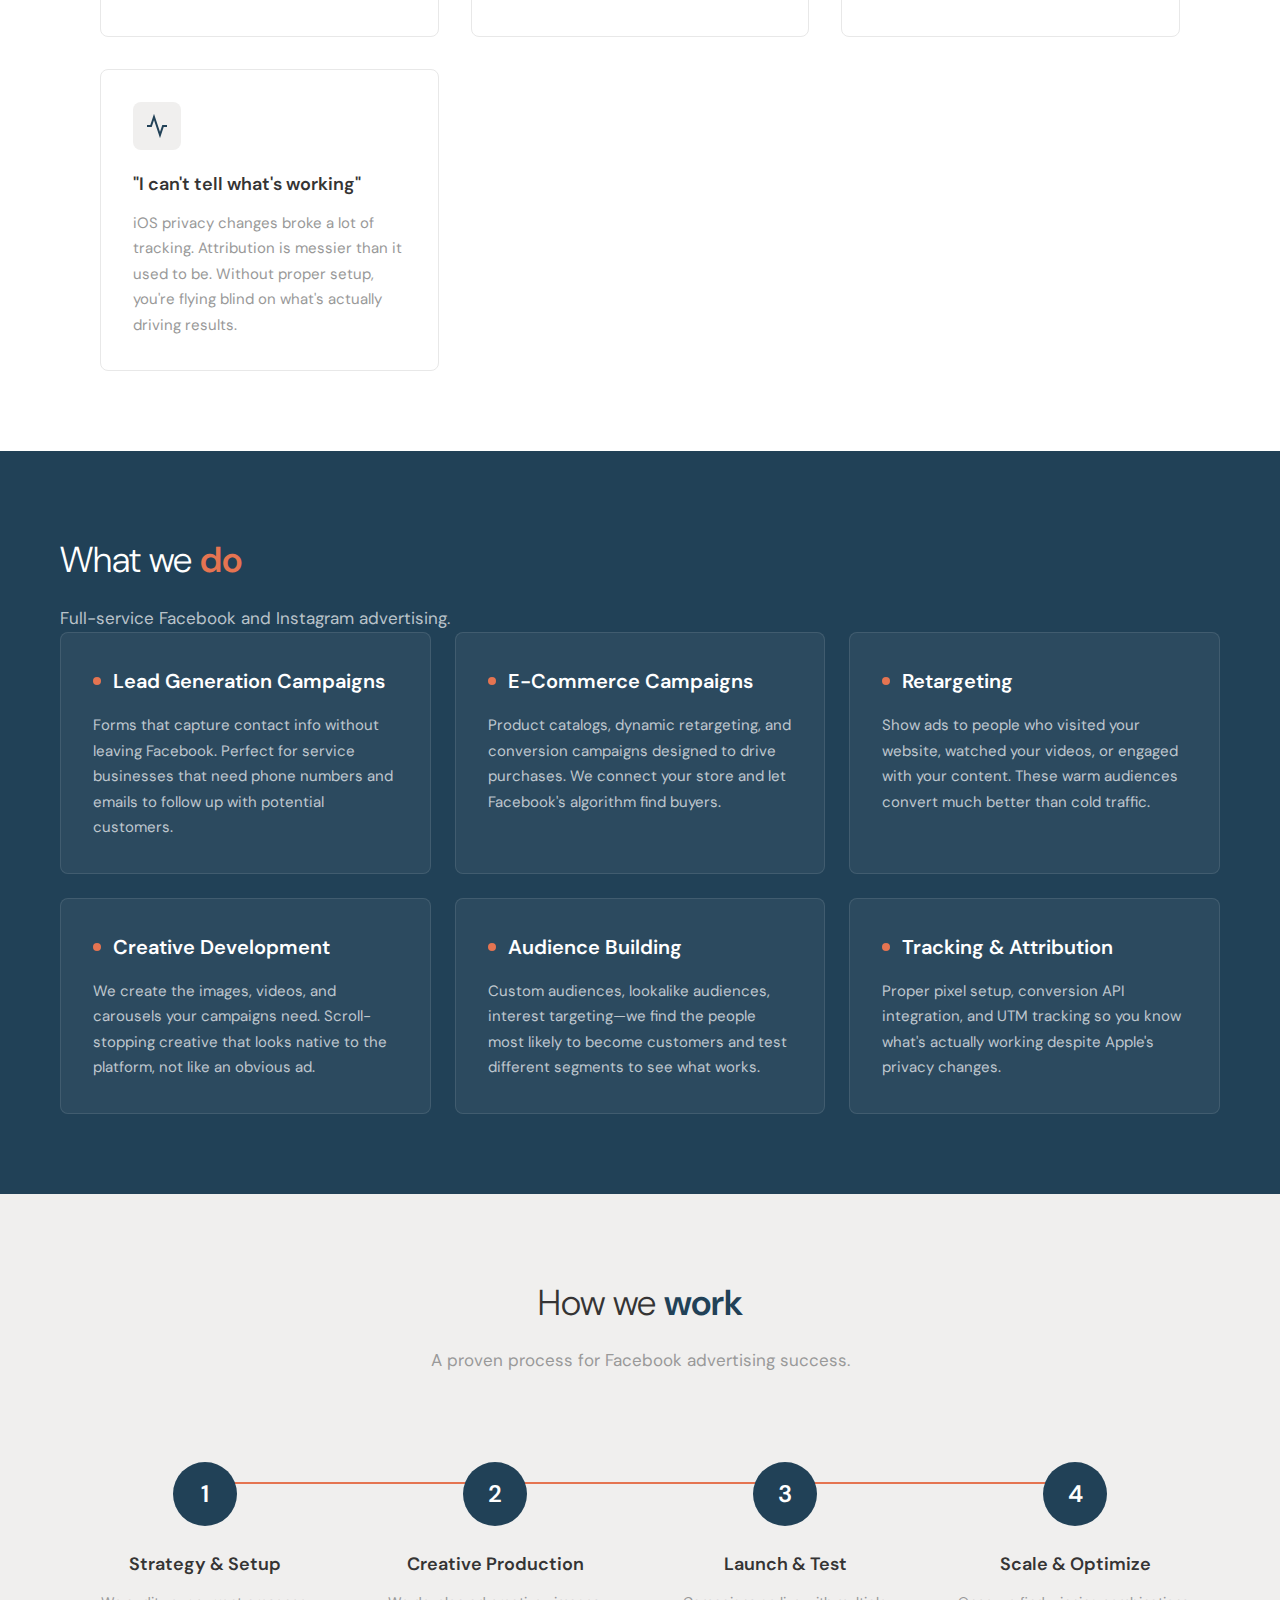
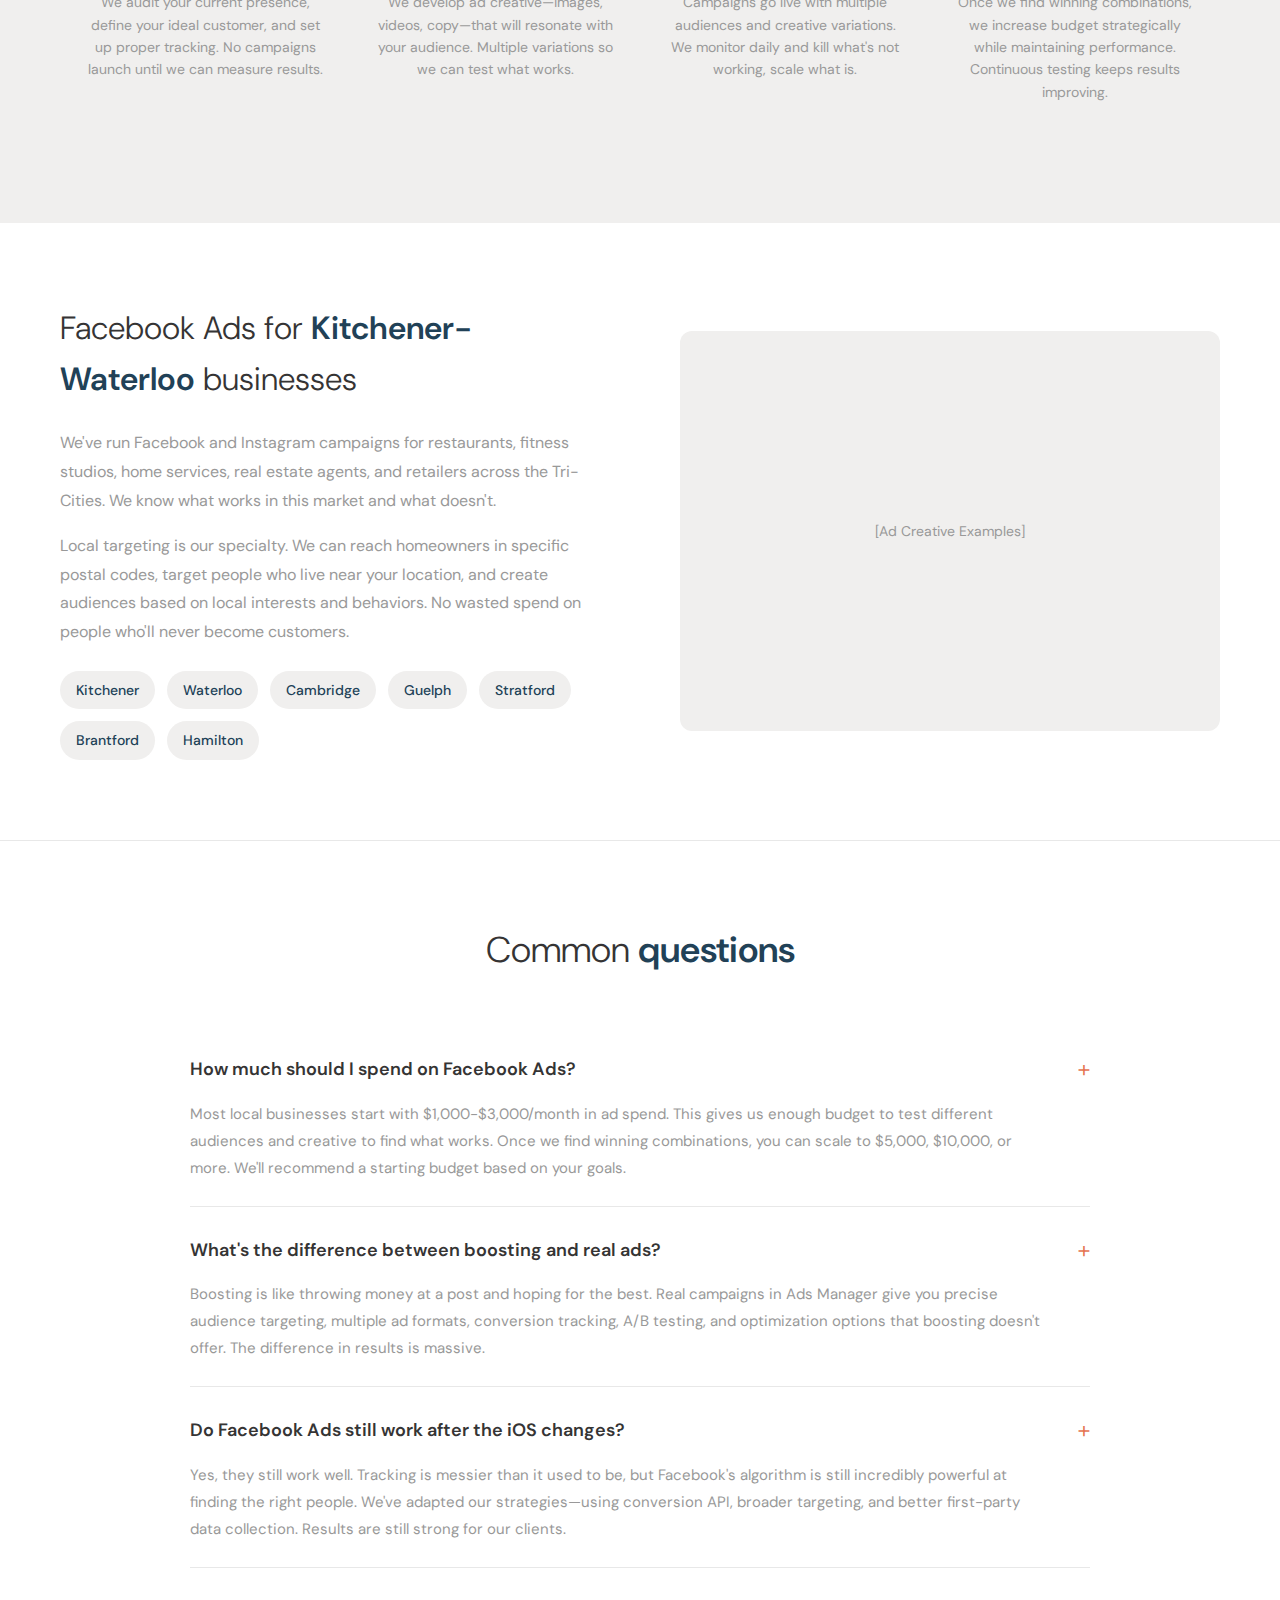
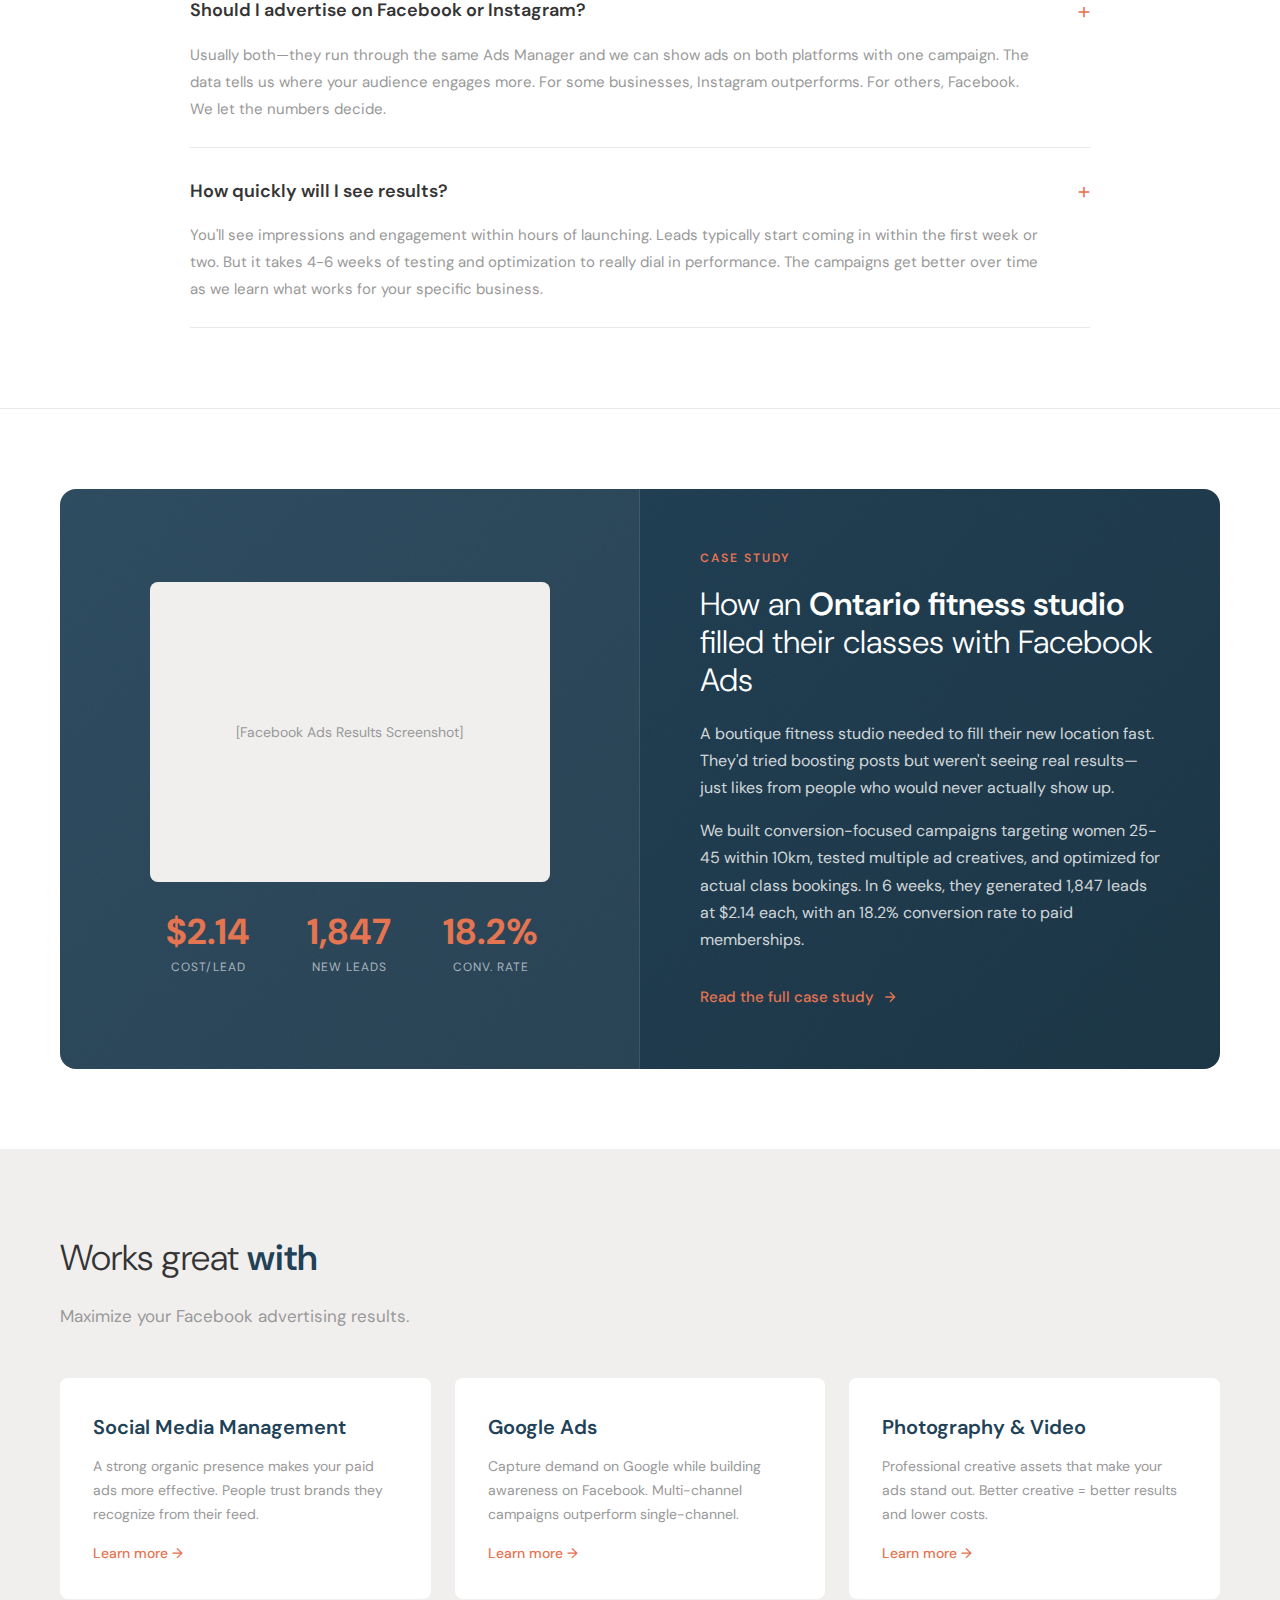
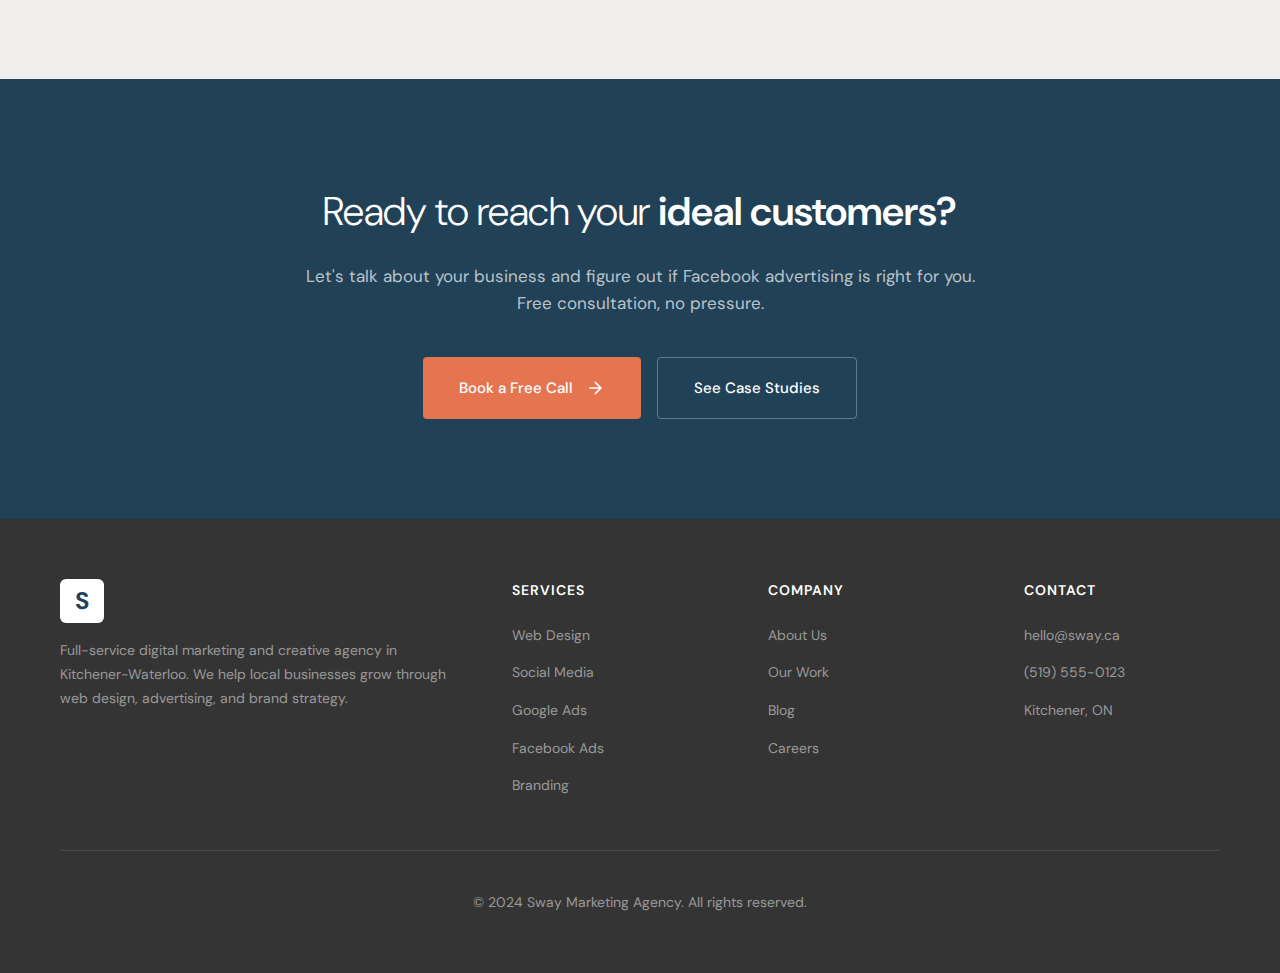
<file: sway-facebook-ads.html>
<!DOCTYPE html>
<html lang="en">

<head>
    <meta charset="UTF-8">
    <meta name="viewport" content="width=device-width, initial-scale=1.0">
    <title>Facebook & Instagram Ads Management in Ontario | Sway Marketing Agency</title>
    <meta name="description"
        content="Facebook & Instagram Ads for Ontario businesses. Reach your ideal customers where they spend their time. Expert campaign management from a Meta Business Partner.">
    <link rel="preconnect" href="https://fonts.googleapis.com">
    <link rel="preconnect" href="https://fonts.gstatic.com" crossorigin>
    <link
        href="https://fonts.googleapis.com/css2?family=DM+Sans:opsz,wght@9..40,300;9..40,400;9..40,500;9..40,600;9..40,700&display=swap"
        rel="stylesheet">
    <link rel="stylesheet" href="style.css">
</head>

<body>
    <nav class="nav">
        <a href="sway-web-design.html" class="nav-logo">S</a>
        <ul class="nav-links">
            <li class="dropdown">
                <button class="dropdown-trigger">Services<svg width="12" height="12" viewBox="0 0 24 24" fill="none"
                        stroke="currentColor" stroke-width="2">
                        <polyline points="6 9 12 15 18 9"></polyline>
                    </svg></button>
                <div class="dropdown-menu">
                    <div class="dropdown-menu-inner">
                        <div class="dropdown-section">
                            <span class="dropdown-label">Ontario (Main)</span>
                            <a href="sway-web-design.html">Web Design</a>
                            <a href="sway-social-media-management.html">Social Media Management</a>
                            <a href="sway-google-ads.html">Google Ads</a>
                            <a href="sway-facebook-ads.html" class="active">Facebook & Instagram Ads</a>
                            <a href="sway-branding-creative.html">Branding & Creative</a>
                        </div>
                        <div class="dropdown-section">
                            <span class="dropdown-label">Kitchener-Waterloo</span>
                            <a href="Location/sway-web-design copy.html">Web Design (KW)</a>
                            <a href="Location/sway-social-media-management copy.html">Social Media (KW)</a>
                            <a href="Location/sway-google-ads copy.html">Google Ads (KW)</a>
                            <a href="Location/sway-facebook-ads copy.html">Facebook Ads (KW)</a>
                            <a href="Location/sway-branding-creative copy.html">Branding (KW)</a>
                        </div>
                    </div>
                </div>
            </li>
            <li><a href="#">Our Work</a></li>
            <li><a href="#">About Us</a></li>
            <li><a href="#">Blog</a></li>
        </ul>
        <a href="#contact" class="nav-cta">Contact Us<svg width="16" height="16" viewBox="0 0 24 24" fill="none"
                stroke="currentColor" stroke-width="2">
                <path d="M5 12h14M12 5l7 7-7 7" />
            </svg></a>
    </nav>

    <section class="hero">
        <div class="hero-content">
            <div class="hero-eyebrow">Facebook & Instagram Ads</div>
            <h1>Facebook & Instagram Ads for <span>Ontario Businesses</span></h1>
            <p class="hero-subtitle">Reach your ideal customers where they spend hours every day. We create and manage
                Facebook and Instagram campaigns that turn scrollers into buyers.</p>
            <a href="#contact" class="hero-cta">Get Started<svg width="20" height="20" viewBox="0 0 24 24" fill="none"
                    stroke="currentColor" stroke-width="2">
                    <path d="M5 12h14M12 5l7 7-7 7" />
                </svg></a>
            <div class="hero-partners">
                <div class="hero-partners-label">Certified Partners</div>
                <div class="hero-partners-badges">
                    <div class="partner-badge">
                        <svg viewBox="0 0 24 24" fill="none" stroke="currentColor" stroke-width="2">
                            <path d="M9 12l2 2 4-4m6 2a9 9 0 11-18 0 9 9 0 0118 0z" />
                        </svg>
                        Meta Business Partner
                    </div>
                    <div class="partner-badge">
                        <svg viewBox="0 0 24 24" fill="none" stroke="currentColor" stroke-width="2">
                            <path d="M9 12l2 2 4-4m6 2a9 9 0 11-18 0 9 9 0 0118 0z" />
                        </svg>
                        1,800+ Campaigns Launched
                    </div>
                </div>
            </div>
        </div>
        <div class="hero-watermark">SWAY</div>
    </section>

    <section class="quick-answer">
        <div class="quick-answer-inner">
            <h2>How is Facebook advertising different from Google?</h2>
            <p>Google Ads reaches people actively searching for something. Facebook and Instagram ads reach people based
                on who they are—demographics, interests, behaviors—even when they're not looking for you. You can target
                homeowners in Waterloo aged 35-55 who are interested in home renovations, or parents of toddlers in
                Kitchener who follow parenting pages. It's powerful for building awareness, generating leads, and
                retargeting people who visited your website. For many businesses, Facebook ads cost less per lead than
                Google.</p>
        </div>
    </section>

    <section class="content-section">
        <div class="section-header">
            <h2>Does this sound <span>like you?</span></h2>
            <p>We hear these Facebook Ads struggles all the time.</p>
        </div>
        <div class="problems-grid">
            <div class="problem-card">
                <div class="problem-icon"><svg width="24" height="24" viewBox="0 0 24 24" fill="none"
                        stroke="currentColor" stroke-width="2">
                        <path d="M12 2v20M17 5H9.5a3.5 3.5 0 0 0 0 7h5a3.5 3.5 0 0 1 0 7H6" />
                    </svg></div>
                <h3>"I boosted posts and got nothing"</h3>
                <p>The boost button is a trap. It's the simplest way to waste money on Facebook. Real results come from
                    properly structured campaigns in Ads Manager, not boosted posts.</p>
            </div>
            <div class="problem-card">
                <div class="problem-icon"><svg width="24" height="24" viewBox="0 0 24 24" fill="none"
                        stroke="currentColor" stroke-width="2">
                        <circle cx="12" cy="12" r="10" />
                        <line x1="12" y1="8" x2="12" y2="12" />
                        <line x1="12" y1="16" x2="12.01" y2="16" />
                    </svg></div>
                <h3>"Ads Manager is overwhelming"</h3>
                <p>Campaigns, ad sets, audiences, placements, objectives—Facebook's advertising platform is confusing
                    even for marketers. You need someone who lives in there daily.</p>
            </div>
            <div class="problem-card">
                <div class="problem-icon"><svg width="24" height="24" viewBox="0 0 24 24" fill="none"
                        stroke="currentColor" stroke-width="2">
                        <rect x="3" y="3" width="18" height="18" rx="2" ry="2" />
                        <circle cx="8.5" cy="8.5" r="1.5" />
                        <polyline points="21 15 16 10 5 21" />
                    </svg></div>
                <h3>"I don't have good creative"</h3>
                <p>Facebook and Instagram are visual platforms. Boring stock photos and text-heavy graphics don't cut
                    it. You need scroll-stopping creative that earns attention.</p>
            </div>
            <div class="problem-card">
                <div class="problem-icon"><svg width="24" height="24" viewBox="0 0 24 24" fill="none"
                        stroke="currentColor" stroke-width="2">
                        <path d="M22 12h-4l-3 9L9 3l-3 9H2" />
                    </svg></div>
                <h3>"I can't tell what's working"</h3>
                <p>iOS privacy changes broke a lot of tracking. Attribution is messier than it used to be. Without
                    proper setup, you're flying blind on what's actually driving results.</p>
            </div>
        </div>
    </section>

    <section class="services-section">
        <div class="section-header" style="max-width:1200px;margin:0 auto;">
            <h2>What we <span>do</span></h2>
            <p>Full-service Facebook and Instagram advertising.</p>
        </div>
        <div class="services-grid">
            <div class="service-card">
                <h3>Lead Generation Campaigns</h3>
                <p>Forms that capture contact info without leaving Facebook. Perfect for service businesses that need
                    phone numbers and emails to follow up with potential customers.</p>
            </div>
            <div class="service-card">
                <h3>E-Commerce Campaigns</h3>
                <p>Product catalogs, dynamic retargeting, and conversion campaigns designed to drive purchases. We
                    connect your store and let Facebook's algorithm find buyers.</p>
            </div>
            <div class="service-card">
                <h3>Retargeting</h3>
                <p>Show ads to people who visited your website, watched your videos, or engaged with your content. These
                    warm audiences convert much better than cold traffic.</p>
            </div>
            <div class="service-card">
                <h3>Creative Development</h3>
                <p>We create the images, videos, and carousels your campaigns need. Scroll-stopping creative that looks
                    native to the platform, not like an obvious ad.</p>
            </div>
            <div class="service-card">
                <h3>Audience Building</h3>
                <p>Custom audiences, lookalike audiences, interest targeting—we find the people most likely to become
                    customers and test different segments to see what works.</p>
            </div>
            <div class="service-card">
                <h3>Tracking & Attribution</h3>
                <p>Proper pixel setup, conversion API integration, and UTM tracking so you know what's actually working
                    despite Apple's privacy changes.</p>
            </div>
        </div>
    </section>

    <section class="process-section">
        <div class="section-header" style="text-align:center;max-width:600px;margin:0 auto 48px;">
            <h2>How we <span>work</span></h2>
            <p>A proven process for Facebook advertising success.</p>
        </div>
        <div class="process-grid">
            <div class="process-step">
                <div class="process-number">1</div>
                <h3>Strategy & Setup</h3>
                <p>We audit your current presence, define your ideal customer, and set up proper tracking. No campaigns
                    launch until we can measure results.</p>
            </div>
            <div class="process-step">
                <div class="process-number">2</div>
                <h3>Creative Production</h3>
                <p>We develop ad creative—images, videos, copy—that will resonate with your audience. Multiple
                    variations so we can test what works.</p>
            </div>
            <div class="process-step">
                <div class="process-number">3</div>
                <h3>Launch & Test</h3>
                <p>Campaigns go live with multiple audiences and creative variations. We monitor daily and kill what's
                    not working, scale what is.</p>
            </div>
            <div class="process-step">
                <div class="process-number">4</div>
                <h3>Scale & Optimize</h3>
                <p>Once we find winning combinations, we increase budget strategically while maintaining performance.
                    Continuous testing keeps results improving.</p>
            </div>
        </div>
    </section>

    <section class="local-section">
        <div class="local-content">
            <div class="local-text">
                <h2>Facebook Ads for <span>Kitchener-Waterloo</span> businesses</h2>
                <p>We've run Facebook and Instagram campaigns for restaurants, fitness studios, home services, real
                    estate agents, and retailers across the Tri-Cities. We know what works in this market and what
                    doesn't.</p>
                <p>Local targeting is our specialty. We can reach homeowners in specific postal codes, target people who
                    live near your location, and create audiences based on local interests and behaviors. No wasted
                    spend on people who'll never become customers.</p>
                <div class="local-areas">
                    <span>Kitchener</span><span>Waterloo</span><span>Cambridge</span><span>Guelph</span><span>Stratford</span><span>Brantford</span><span>Hamilton</span>
                </div>
            </div>
            <div class="local-map">[Ad Creative Examples]</div>
        </div>
    </section>

    <section class="faq-section">
        <div class="section-header" style="text-align:center;max-width:600px;margin:0 auto 48px;">
            <h2>Common <span>questions</span></h2>
        </div>
        <div class="faq-grid">
            <div class="faq-item">
                <div class="faq-question">How much should I spend on Facebook Ads?</div>
                <p class="faq-answer">Most local businesses start with $1,000-$3,000/month in ad spend. This gives us
                    enough budget to test different audiences and creative to find what works. Once we find winning
                    combinations, you can scale to $5,000, $10,000, or more. We'll recommend a starting budget based on
                    your goals.</p>
            </div>
            <div class="faq-item">
                <div class="faq-question">What's the difference between boosting and real ads?</div>
                <p class="faq-answer">Boosting is like throwing money at a post and hoping for the best. Real campaigns
                    in Ads Manager give you precise audience targeting, multiple ad formats, conversion tracking, A/B
                    testing, and optimization options that boosting doesn't offer. The difference in results is massive.
                </p>
            </div>
            <div class="faq-item">
                <div class="faq-question">Do Facebook Ads still work after the iOS changes?</div>
                <p class="faq-answer">Yes, they still work well. Tracking is messier than it used to be, but Facebook's
                    algorithm is still incredibly powerful at finding the right people. We've adapted our
                    strategies—using conversion API, broader targeting, and better first-party data collection. Results
                    are still strong for our clients.</p>
            </div>
            <div class="faq-item">
                <div class="faq-question">Should I advertise on Facebook or Instagram?</div>
                <p class="faq-answer">Usually both—they run through the same Ads Manager and we can show ads on both
                    platforms with one campaign. The data tells us where your audience engages more. For some
                    businesses, Instagram outperforms. For others, Facebook. We let the numbers decide.</p>
            </div>
            <div class="faq-item">
                <div class="faq-question">How quickly will I see results?</div>
                <p class="faq-answer">You'll see impressions and engagement within hours of launching. Leads typically
                    start coming in within the first week or two. But it takes 4-6 weeks of testing and optimization to
                    really dial in performance. The campaigns get better over time as we learn what works for your
                    specific business.</p>
            </div>
        </div>
    </section>

    <section class="case-study-section">
        <div class="case-study-container">
            <div class="case-study-content">
                <div class="case-study-visual">
                    <div class="case-study-image">[Facebook Ads Results Screenshot]</div>
                    <div class="case-study-stats">
                        <div class="case-study-stat">
                            <div class="case-study-stat-number">$2.14</div>
                            <div class="case-study-stat-label">Cost/Lead</div>
                        </div>
                        <div class="case-study-stat">
                            <div class="case-study-stat-number">1,847</div>
                            <div class="case-study-stat-label">New Leads</div>
                        </div>
                        <div class="case-study-stat">
                            <div class="case-study-stat-number">18.2%</div>
                            <div class="case-study-stat-label">Conv. Rate</div>
                        </div>
                    </div>
                </div>
                <div class="case-study-story">
                    <div class="case-study-eyebrow">Case Study</div>
                    <h3>How an <span>Ontario fitness studio</span> filled their classes with Facebook Ads</h3>
                    <p>A boutique fitness studio needed to fill their new location fast. They'd tried boosting posts but
                        weren't seeing real results—just likes from people who would never actually show up.</p>
                    <p>We built conversion-focused campaigns targeting women 25-45 within 10km, tested multiple ad
                        creatives, and optimized for actual class bookings. In 6 weeks, they generated 1,847 leads at
                        $2.14 each, with an 18.2% conversion rate to paid memberships.</p>
                    <a href="#" class="case-study-link">
                        Read the full case study
                        <svg width="16" height="16" viewBox="0 0 24 24" fill="none" stroke="currentColor"
                            stroke-width="2">
                            <path d="M5 12h14M12 5l7 7-7 7" />
                        </svg>
                    </a>
                </div>
            </div>
        </div>
    </section>

    <section class="related-section">
        <div class="section-header" style="max-width:1200px;margin:0 auto 48px;">
            <h2>Works great <span>with</span></h2>
            <p>Maximize your Facebook advertising results.</p>
        </div>
        <div class="related-grid">
            <a href="sway-social-media-management.html" class="related-card">
                <h3>Social Media Management</h3>
                <p>A strong organic presence makes your paid ads more effective. People trust brands they recognize from
                    their feed.</p><span class="link">Learn more →</span>
            </a>
            <a href="sway-google-ads.html" class="related-card">
                <h3>Google Ads</h3>
                <p>Capture demand on Google while building awareness on Facebook. Multi-channel campaigns outperform
                    single-channel.</p><span class="link">Learn more →</span>
            </a>
            <a href="sway-branding-creative.html" class="related-card">
                <h3>Photography & Video</h3>
                <p>Professional creative assets that make your ads stand out. Better creative = better results and lower
                    costs.</p><span class="link">Learn more →</span>
            </a>
        </div>
    </section>

    <section class="cta-section" id="contact">
        <div class="cta-content">
            <h2>Ready to reach your <span>ideal customers?</span></h2>
            <p>Let's talk about your business and figure out if Facebook advertising is right for you. Free
                consultation, no pressure.</p>
            <div class="cta-buttons">
                <a href="#" class="cta-primary">Book a Free Call<svg width="20" height="20" viewBox="0 0 24 24"
                        fill="none" stroke="currentColor" stroke-width="2">
                        <path d="M5 12h14M12 5l7 7-7 7" />
                    </svg></a>
                <a href="#" class="cta-secondary">See Case Studies</a>
            </div>
        </div>
    </section>

    <footer class="footer">
        <div class="footer-content">
            <div class="footer-brand">
                <div class="footer-logo">S</div>
                <p>Full-service digital marketing and creative agency in Kitchener-Waterloo. We help local businesses
                    grow through web design, advertising, and brand strategy.</p>
            </div>
            <div class="footer-column">
                <h4>Services</h4>
                <ul>
                    <li><a href="sway-web-design.html">Web Design</a></li>
                    <li><a href="sway-social-media-management.html">Social Media</a></li>
                    <li><a href="sway-google-ads.html">Google Ads</a></li>
                    <li><a href="sway-facebook-ads.html">Facebook Ads</a></li>
                    <li><a href="sway-branding-creative.html">Branding</a></li>
                </ul>
            </div>
            <div class="footer-column">
                <h4>Company</h4>
                <ul>
                    <li><a href="#">About Us</a></li>
                    <li><a href="#">Our Work</a></li>
                    <li><a href="#">Blog</a></li>
                    <li><a href="#">Careers</a></li>
                </ul>
            </div>
            <div class="footer-column">
                <h4>Contact</h4>
                <ul>
                    <li><a href="mailto:hello@sway.ca">hello@sway.ca</a></li>
                    <li><a href="tel:5195550123">(519) 555-0123</a></li>
                    <li><a href="#">Kitchener, ON</a></li>
                </ul>
            </div>
        </div>
        <div class="footer-bottom">
            <p>© 2024 Sway Marketing Agency. All rights reserved.</p>
        </div>
    </footer>

    <script>window.addEventListener('scroll', function () { const nav = document.querySelector('.nav'); if (window.scrollY > 100) { nav.classList.add('scrolled') } else { nav.classList.remove('scrolled') } });</script>
</body>

</html>
</file>
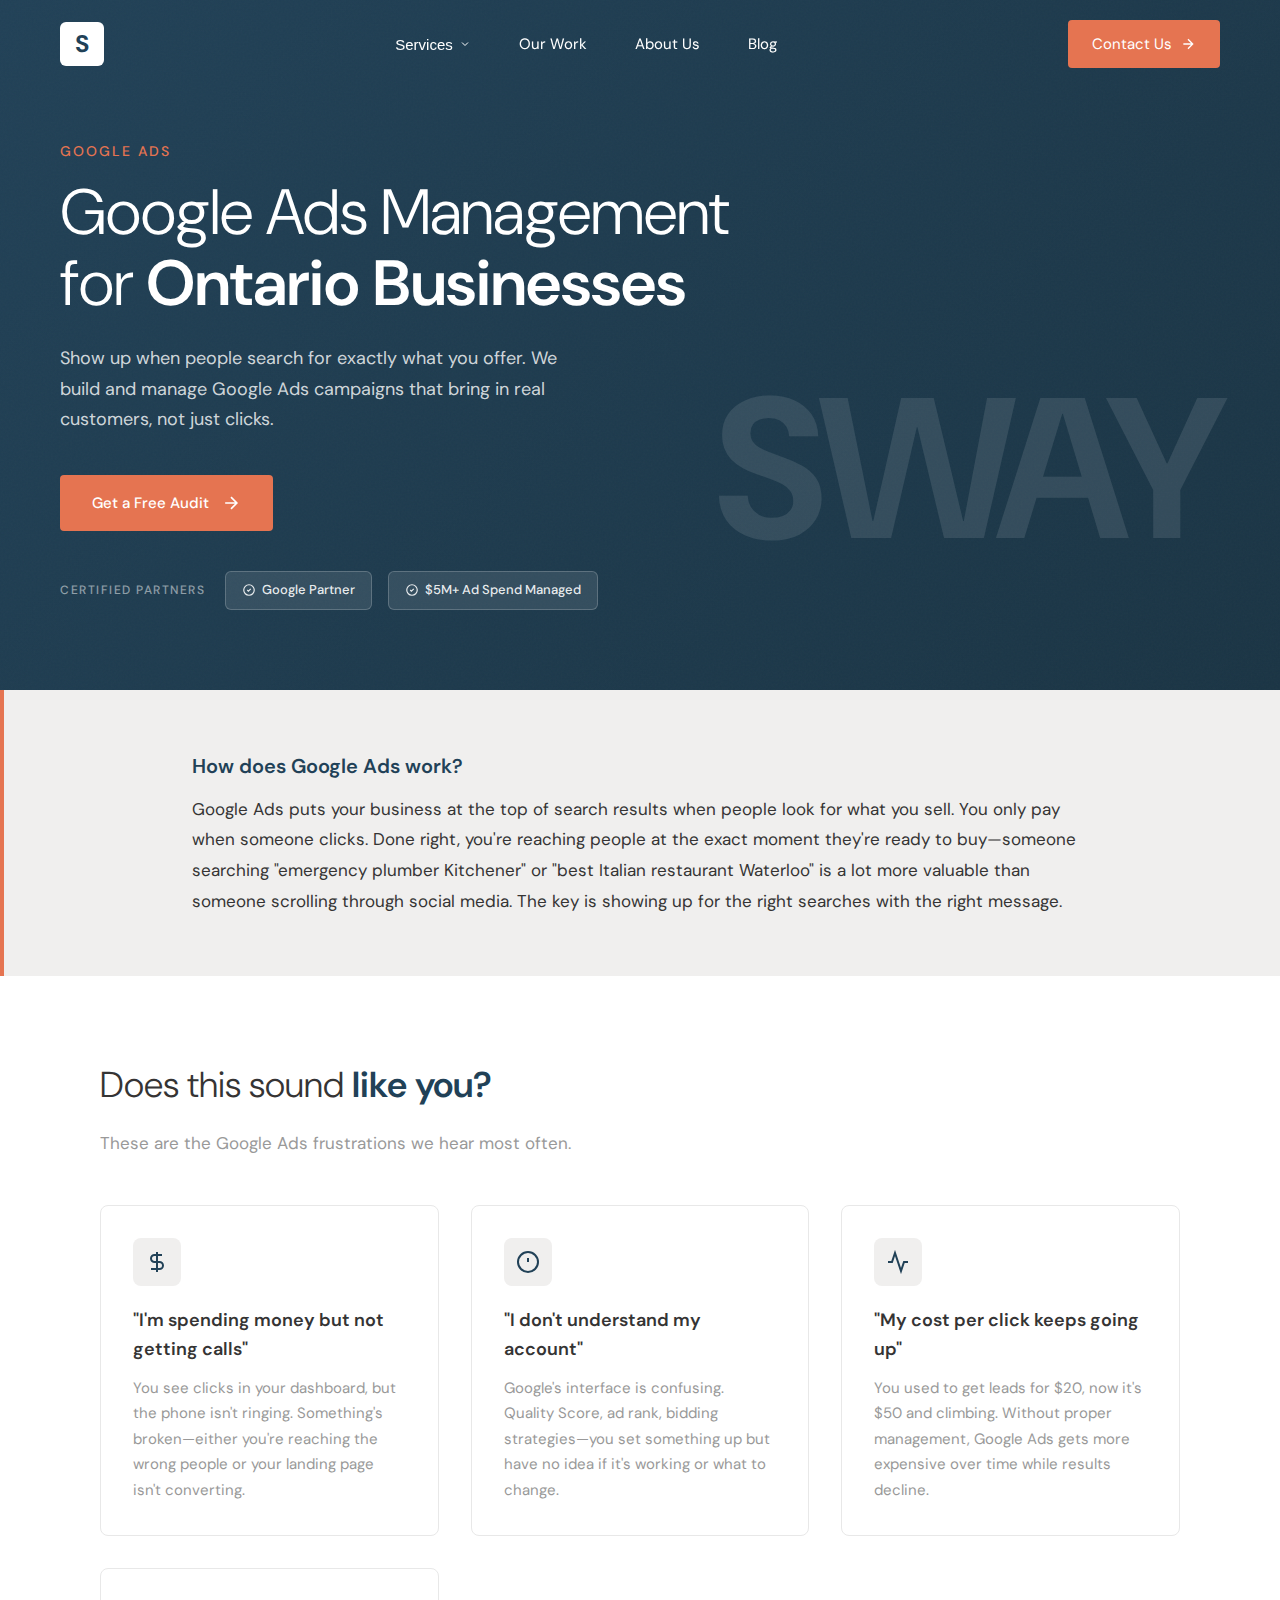
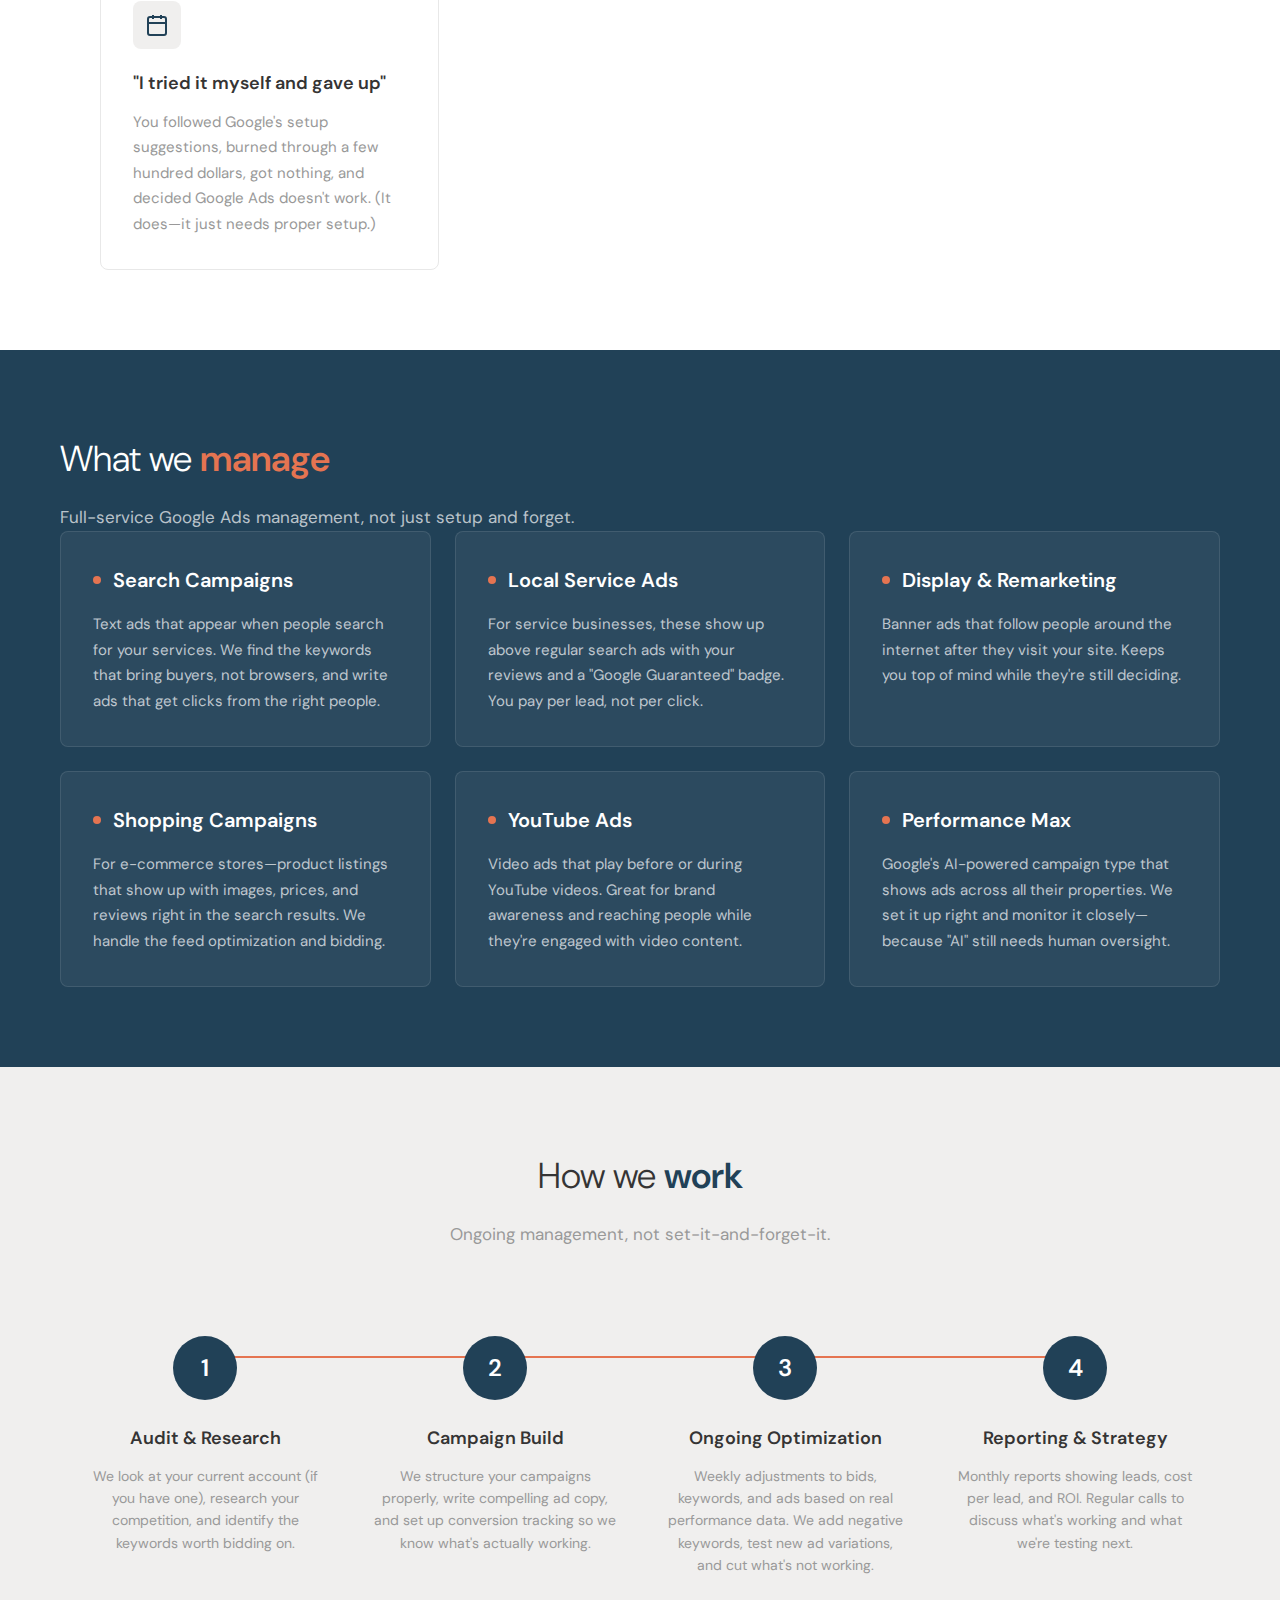
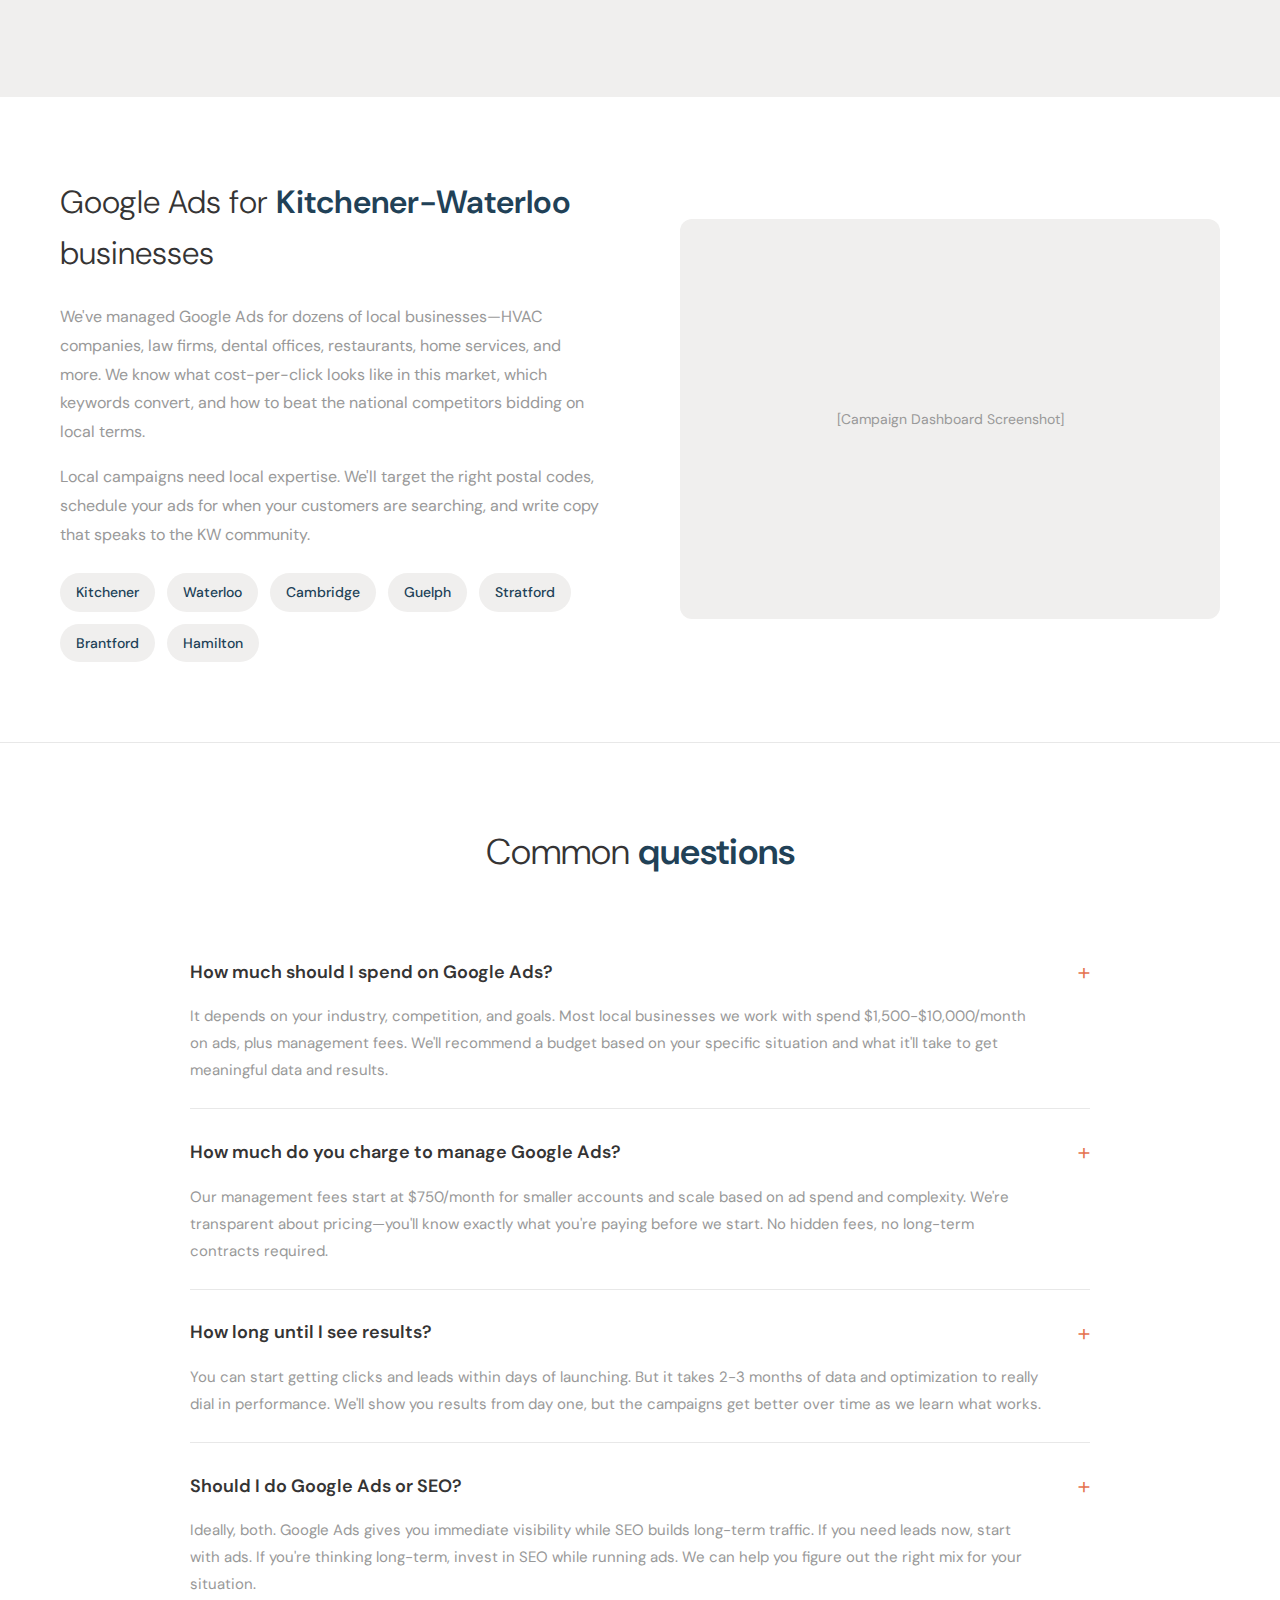
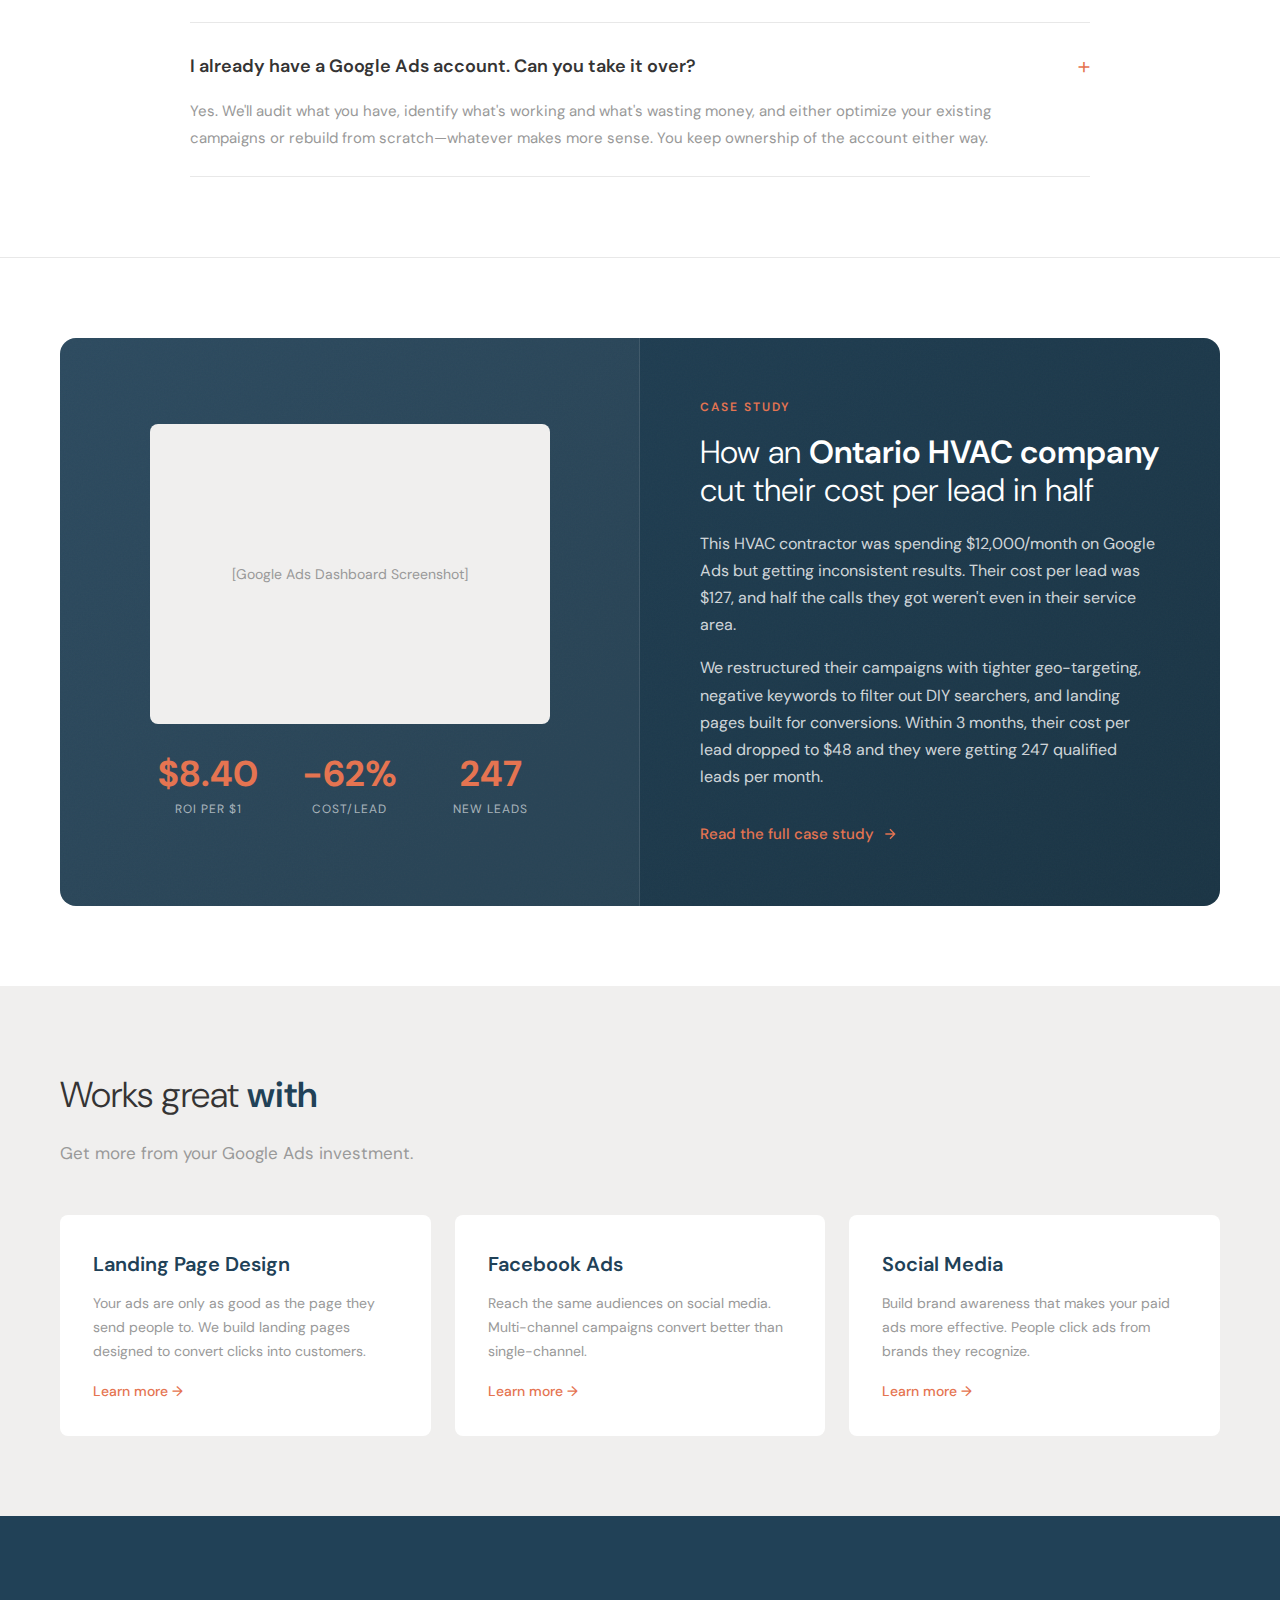
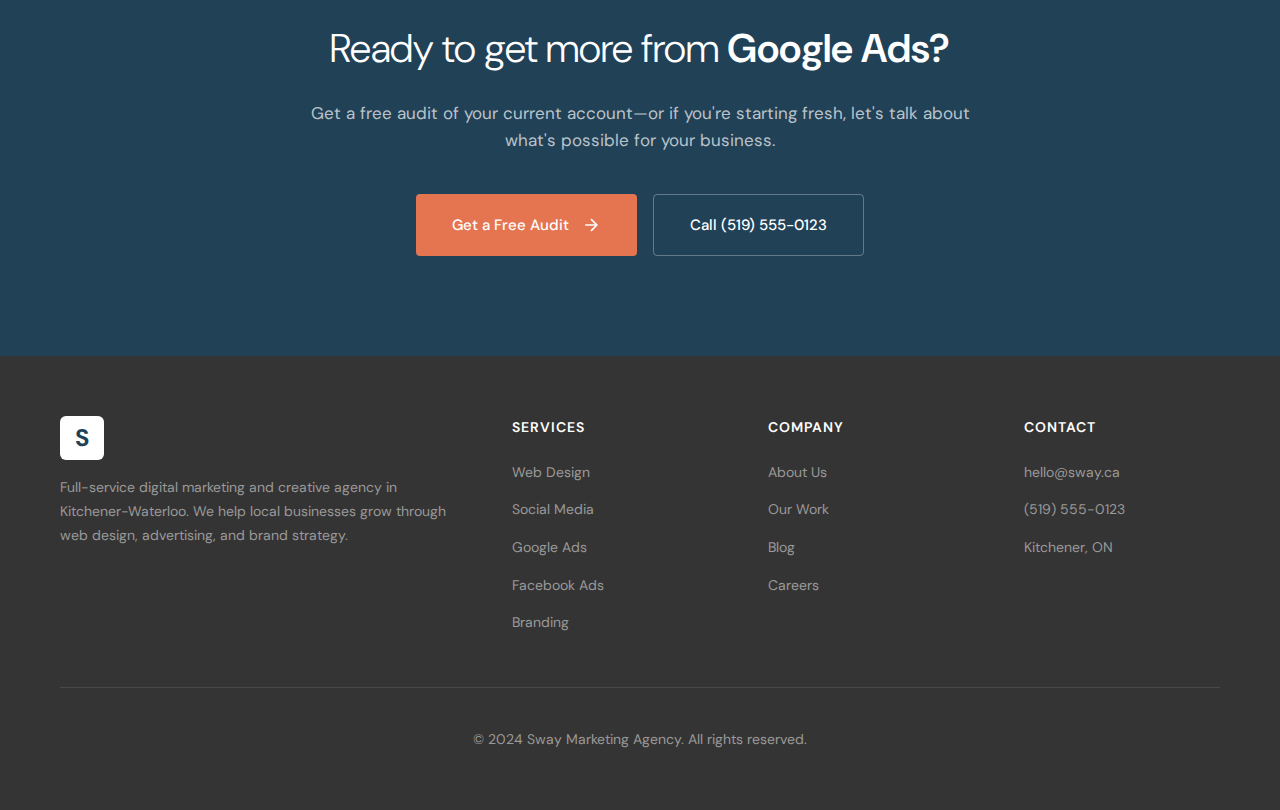
<file: sway-google-ads.html>
<!DOCTYPE html>
<html lang="en">

<head>
    <meta charset="UTF-8">
    <meta name="viewport" content="width=device-width, initial-scale=1.0">
    <title>Google Ads Management Services in Ontario | Sway Marketing Agency</title>
    <meta name="description"
        content="Google Ads management for Ontario businesses. We build and manage campaigns that bring in real leads, not just clicks. Certified Google Partner agency.">
    <link rel="preconnect" href="https://fonts.googleapis.com">
    <link rel="preconnect" href="https://fonts.gstatic.com" crossorigin>
    <link
        href="https://fonts.googleapis.com/css2?family=DM+Sans:opsz,wght@9..40,300;9..40,400;9..40,500;9..40,600;9..40,700&display=swap"
        rel="stylesheet">
    <link rel="stylesheet" href="style.css">
</head>

<body>
    <nav class="nav">
        <a href="sway-web-design.html" class="nav-logo">S</a>
        <ul class="nav-links">
            <li class="dropdown">
                <button class="dropdown-trigger">Services<svg width="12" height="12" viewBox="0 0 24 24" fill="none"
                        stroke="currentColor" stroke-width="2">
                        <polyline points="6 9 12 15 18 9"></polyline>
                    </svg></button>
                <div class="dropdown-menu">
                    <div class="dropdown-menu-inner">
                        <div class="dropdown-section">
                            <span class="dropdown-label">Ontario (Main)</span>
                            <a href="sway-web-design.html">Web Design</a>
                            <a href="sway-social-media-management.html">Social Media Management</a>
                            <a href="sway-google-ads.html" class="active">Google Ads</a>
                            <a href="sway-facebook-ads.html">Facebook & Instagram Ads</a>
                            <a href="sway-branding-creative.html">Branding & Creative</a>
                        </div>
                        <div class="dropdown-section">
                            <span class="dropdown-label">Kitchener-Waterloo</span>
                            <a href="Location/sway-web-design copy.html">Web Design (KW)</a>
                            <a href="Location/sway-social-media-management copy.html">Social Media (KW)</a>
                            <a href="Location/sway-google-ads copy.html">Google Ads (KW)</a>
                            <a href="Location/sway-facebook-ads copy.html">Facebook Ads (KW)</a>
                            <a href="Location/sway-branding-creative copy.html">Branding (KW)</a>
                        </div>
                    </div>
                </div>
            </li>
            <li><a href="#">Our Work</a></li>
            <li><a href="#">About Us</a></li>
            <li><a href="#">Blog</a></li>
        </ul>
        <a href="#contact" class="nav-cta">Contact Us<svg width="16" height="16" viewBox="0 0 24 24" fill="none"
                stroke="currentColor" stroke-width="2">
                <path d="M5 12h14M12 5l7 7-7 7" />
            </svg></a>
    </nav>

    <section class="hero">
        <div class="hero-content">
            <div class="hero-eyebrow">Google Ads</div>
            <h1>Google Ads Management for <span>Ontario Businesses</span></h1>
            <p class="hero-subtitle">Show up when people search for exactly what you offer. We build and manage Google
                Ads campaigns that bring in real customers, not just clicks.</p>
            <a href="#contact" class="hero-cta">Get a Free Audit<svg width="20" height="20" viewBox="0 0 24 24"
                    fill="none" stroke="currentColor" stroke-width="2">
                    <path d="M5 12h14M12 5l7 7-7 7" />
                </svg></a>
            <div class="hero-partners">
                <div class="hero-partners-label">Certified Partners</div>
                <div class="hero-partners-badges">
                    <div class="partner-badge">
                        <svg viewBox="0 0 24 24" fill="none" stroke="currentColor" stroke-width="2">
                            <path d="M9 12l2 2 4-4m6 2a9 9 0 11-18 0 9 9 0 0118 0z" />
                        </svg>
                        Google Partner
                    </div>
                    <div class="partner-badge">
                        <svg viewBox="0 0 24 24" fill="none" stroke="currentColor" stroke-width="2">
                            <path d="M9 12l2 2 4-4m6 2a9 9 0 11-18 0 9 9 0 0118 0z" />
                        </svg>
                        $5M+ Ad Spend Managed
                    </div>
                </div>
            </div>
        </div>
        <div class="hero-watermark">SWAY</div>
    </section>

    <section class="quick-answer">
        <div class="quick-answer-inner">
            <h2>How does Google Ads work?</h2>
            <p>Google Ads puts your business at the top of search results when people look for what you sell. You only
                pay when someone clicks. Done right, you're reaching people at the exact moment they're ready to
                buy—someone searching "emergency plumber Kitchener" or "best Italian restaurant Waterloo" is a lot more
                valuable than someone scrolling through social media. The key is showing up for the right searches with
                the right message.</p>
        </div>
    </section>

    <section class="content-section">
        <div class="section-header">
            <h2>Does this sound <span>like you?</span></h2>
            <p>These are the Google Ads frustrations we hear most often.</p>
        </div>
        <div class="problems-grid">
            <div class="problem-card">
                <div class="problem-icon"><svg width="24" height="24" viewBox="0 0 24 24" fill="none"
                        stroke="currentColor" stroke-width="2">
                        <path d="M12 2v20M17 5H9.5a3.5 3.5 0 0 0 0 7h5a3.5 3.5 0 0 1 0 7H6" />
                    </svg></div>
                <h3>"I'm spending money but not getting calls"</h3>
                <p>You see clicks in your dashboard, but the phone isn't ringing. Something's broken—either you're
                    reaching the wrong people or your landing page isn't converting.</p>
            </div>
            <div class="problem-card">
                <div class="problem-icon"><svg width="24" height="24" viewBox="0 0 24 24" fill="none"
                        stroke="currentColor" stroke-width="2">
                        <circle cx="12" cy="12" r="10" />
                        <line x1="12" y1="8" x2="12" y2="12" />
                        <line x1="12" y1="16" x2="12.01" y2="16" />
                    </svg></div>
                <h3>"I don't understand my account"</h3>
                <p>Google's interface is confusing. Quality Score, ad rank, bidding strategies—you set something up but
                    have no idea if it's working or what to change.</p>
            </div>
            <div class="problem-card">
                <div class="problem-icon"><svg width="24" height="24" viewBox="0 0 24 24" fill="none"
                        stroke="currentColor" stroke-width="2">
                        <path d="M22 12h-4l-3 9L9 3l-3 9H2" />
                    </svg></div>
                <h3>"My cost per click keeps going up"</h3>
                <p>You used to get leads for $20, now it's $50 and climbing. Without proper management, Google Ads gets
                    more expensive over time while results decline.</p>
            </div>
            <div class="problem-card">
                <div class="problem-icon"><svg width="24" height="24" viewBox="0 0 24 24" fill="none"
                        stroke="currentColor" stroke-width="2">
                        <rect x="3" y="4" width="18" height="18" rx="2" ry="2" />
                        <line x1="16" y1="2" x2="16" y2="6" />
                        <line x1="8" y1="2" x2="8" y2="6" />
                        <line x1="3" y1="10" x2="21" y2="10" />
                    </svg></div>
                <h3>"I tried it myself and gave up"</h3>
                <p>You followed Google's setup suggestions, burned through a few hundred dollars, got nothing, and
                    decided Google Ads doesn't work. (It does—it just needs proper setup.)</p>
            </div>
        </div>
    </section>

    <section class="services-section">
        <div class="section-header" style="max-width:1200px;margin:0 auto;">
            <h2>What we <span>manage</span></h2>
            <p>Full-service Google Ads management, not just setup and forget.</p>
        </div>
        <div class="services-grid">
            <div class="service-card">
                <h3>Search Campaigns</h3>
                <p>Text ads that appear when people search for your services. We find the keywords that bring buyers,
                    not browsers, and write ads that get clicks from the right people.</p>
            </div>
            <div class="service-card">
                <h3>Local Service Ads</h3>
                <p>For service businesses, these show up above regular search ads with your reviews and a "Google
                    Guaranteed" badge. You pay per lead, not per click.</p>
            </div>
            <div class="service-card">
                <h3>Display & Remarketing</h3>
                <p>Banner ads that follow people around the internet after they visit your site. Keeps you top of mind
                    while they're still deciding.</p>
            </div>
            <div class="service-card">
                <h3>Shopping Campaigns</h3>
                <p>For e-commerce stores—product listings that show up with images, prices, and reviews right in the
                    search results. We handle the feed optimization and bidding.</p>
            </div>
            <div class="service-card">
                <h3>YouTube Ads</h3>
                <p>Video ads that play before or during YouTube videos. Great for brand awareness and reaching people
                    while they're engaged with video content.</p>
            </div>
            <div class="service-card">
                <h3>Performance Max</h3>
                <p>Google's AI-powered campaign type that shows ads across all their properties. We set it up right and
                    monitor it closely—because "AI" still needs human oversight.</p>
            </div>
        </div>
    </section>

    <section class="process-section">
        <div class="section-header" style="text-align:center;max-width:600px;margin:0 auto 48px;">
            <h2>How we <span>work</span></h2>
            <p>Ongoing management, not set-it-and-forget-it.</p>
        </div>
        <div class="process-grid">
            <div class="process-step">
                <div class="process-number">1</div>
                <h3>Audit & Research</h3>
                <p>We look at your current account (if you have one), research your competition, and identify the
                    keywords worth bidding on.</p>
            </div>
            <div class="process-step">
                <div class="process-number">2</div>
                <h3>Campaign Build</h3>
                <p>We structure your campaigns properly, write compelling ad copy, and set up conversion tracking so we
                    know what's actually working.</p>
            </div>
            <div class="process-step">
                <div class="process-number">3</div>
                <h3>Ongoing Optimization</h3>
                <p>Weekly adjustments to bids, keywords, and ads based on real performance data. We add negative
                    keywords, test new ad variations, and cut what's not working.</p>
            </div>
            <div class="process-step">
                <div class="process-number">4</div>
                <h3>Reporting & Strategy</h3>
                <p>Monthly reports showing leads, cost per lead, and ROI. Regular calls to discuss what's working and
                    what we're testing next.</p>
            </div>
        </div>
    </section>

    <section class="local-section">
        <div class="local-content">
            <div class="local-text">
                <h2>Google Ads for <span>Kitchener-Waterloo</span> businesses</h2>
                <p>We've managed Google Ads for dozens of local businesses—HVAC companies, law firms, dental offices,
                    restaurants, home services, and more. We know what cost-per-click looks like in this market, which
                    keywords convert, and how to beat the national competitors bidding on local terms.</p>
                <p>Local campaigns need local expertise. We'll target the right postal codes, schedule your ads for when
                    your customers are searching, and write copy that speaks to the KW community.</p>
                <div class="local-areas">
                    <span>Kitchener</span><span>Waterloo</span><span>Cambridge</span><span>Guelph</span><span>Stratford</span><span>Brantford</span><span>Hamilton</span>
                </div>
            </div>
            <div class="local-map">[Campaign Dashboard Screenshot]</div>
        </div>
    </section>

    <section class="faq-section">
        <div class="section-header" style="text-align:center;max-width:600px;margin:0 auto 48px;">
            <h2>Common <span>questions</span></h2>
        </div>
        <div class="faq-grid">
            <div class="faq-item">
                <div class="faq-question">How much should I spend on Google Ads?</div>
                <p class="faq-answer">It depends on your industry, competition, and goals. Most local businesses we work
                    with spend $1,500-$10,000/month on ads, plus management fees. We'll recommend a budget based on your
                    specific situation and what it'll take to get meaningful data and results.</p>
            </div>
            <div class="faq-item">
                <div class="faq-question">How much do you charge to manage Google Ads?</div>
                <p class="faq-answer">Our management fees start at $750/month for smaller accounts and scale based on ad
                    spend and complexity. We're transparent about pricing—you'll know exactly what you're paying before
                    we start. No hidden fees, no long-term contracts required.</p>
            </div>
            <div class="faq-item">
                <div class="faq-question">How long until I see results?</div>
                <p class="faq-answer">You can start getting clicks and leads within days of launching. But it takes 2-3
                    months of data and optimization to really dial in performance. We'll show you results from day one,
                    but the campaigns get better over time as we learn what works.</p>
            </div>
            <div class="faq-item">
                <div class="faq-question">Should I do Google Ads or SEO?</div>
                <p class="faq-answer">Ideally, both. Google Ads gives you immediate visibility while SEO builds
                    long-term traffic. If you need leads now, start with ads. If you're thinking long-term, invest in
                    SEO while running ads. We can help you figure out the right mix for your situation.</p>
            </div>
            <div class="faq-item">
                <div class="faq-question">I already have a Google Ads account. Can you take it over?</div>
                <p class="faq-answer">Yes. We'll audit what you have, identify what's working and what's wasting money,
                    and either optimize your existing campaigns or rebuild from scratch—whatever makes more sense. You
                    keep ownership of the account either way.</p>
            </div>
        </div>
    </section>

    <section class="case-study-section">
        <div class="case-study-container">
            <div class="case-study-content">
                <div class="case-study-visual">
                    <div class="case-study-image">[Google Ads Dashboard Screenshot]</div>
                    <div class="case-study-stats">
                        <div class="case-study-stat">
                            <div class="case-study-stat-number">$8.40</div>
                            <div class="case-study-stat-label">ROI per $1</div>
                        </div>
                        <div class="case-study-stat">
                            <div class="case-study-stat-number">-62%</div>
                            <div class="case-study-stat-label">Cost/Lead</div>
                        </div>
                        <div class="case-study-stat">
                            <div class="case-study-stat-number">247</div>
                            <div class="case-study-stat-label">New Leads</div>
                        </div>
                    </div>
                </div>
                <div class="case-study-story">
                    <div class="case-study-eyebrow">Case Study</div>
                    <h3>How an <span>Ontario HVAC company</span> cut their cost per lead in half</h3>
                    <p>This HVAC contractor was spending $12,000/month on Google Ads but getting inconsistent results.
                        Their cost per lead was $127, and half the calls they got weren't even in their service area.
                    </p>
                    <p>We restructured their campaigns with tighter geo-targeting, negative keywords to filter out DIY
                        searchers, and landing pages built for conversions. Within 3 months, their cost per lead dropped
                        to $48 and they were getting 247 qualified leads per month.</p>
                    <a href="#" class="case-study-link">
                        Read the full case study
                        <svg width="16" height="16" viewBox="0 0 24 24" fill="none" stroke="currentColor"
                            stroke-width="2">
                            <path d="M5 12h14M12 5l7 7-7 7" />
                        </svg>
                    </a>
                </div>
            </div>
        </div>
    </section>

    <section class="related-section">
        <div class="section-header" style="max-width:1200px;margin:0 auto 48px;">
            <h2>Works great <span>with</span></h2>
            <p>Get more from your Google Ads investment.</p>
        </div>
        <div class="related-grid">
            <a href="sway-web-design.html" class="related-card">
                <h3>Landing Page Design</h3>
                <p>Your ads are only as good as the page they send people to. We build landing pages designed to convert
                    clicks into customers.</p><span class="link">Learn more →</span>
            </a>
            <a href="sway-facebook-ads.html" class="related-card">
                <h3>Facebook Ads</h3>
                <p>Reach the same audiences on social media. Multi-channel campaigns convert better than single-channel.
                </p><span class="link">Learn more →</span>
            </a>
            <a href="sway-social-media-management.html" class="related-card">
                <h3>Social Media</h3>
                <p>Build brand awareness that makes your paid ads more effective. People click ads from brands they
                    recognize.</p><span class="link">Learn more →</span>
            </a>
        </div>
    </section>

    <section class="cta-section" id="contact">
        <div class="cta-content">
            <h2>Ready to get more from <span>Google Ads?</span></h2>
            <p>Get a free audit of your current account—or if you're starting fresh, let's talk about what's possible
                for your business.</p>
            <div class="cta-buttons">
                <a href="#" class="cta-primary">Get a Free Audit<svg width="20" height="20" viewBox="0 0 24 24"
                        fill="none" stroke="currentColor" stroke-width="2">
                        <path d="M5 12h14M12 5l7 7-7 7" />
                    </svg></a>
                <a href="tel:5195550123" class="cta-secondary">Call (519) 555-0123</a>
            </div>
        </div>
    </section>

    <footer class="footer">
        <div class="footer-content">
            <div class="footer-brand">
                <div class="footer-logo">S</div>
                <p>Full-service digital marketing and creative agency in Kitchener-Waterloo. We help local businesses
                    grow through web design, advertising, and brand strategy.</p>
            </div>
            <div class="footer-column">
                <h4>Services</h4>
                <ul>
                    <li><a href="sway-web-design.html">Web Design</a></li>
                    <li><a href="sway-social-media-management.html">Social Media</a></li>
                    <li><a href="sway-google-ads.html">Google Ads</a></li>
                    <li><a href="sway-facebook-ads.html">Facebook Ads</a></li>
                    <li><a href="sway-branding-creative.html">Branding</a></li>
                </ul>
            </div>
            <div class="footer-column">
                <h4>Company</h4>
                <ul>
                    <li><a href="#">About Us</a></li>
                    <li><a href="#">Our Work</a></li>
                    <li><a href="#">Blog</a></li>
                    <li><a href="#">Careers</a></li>
                </ul>
            </div>
            <div class="footer-column">
                <h4>Contact</h4>
                <ul>
                    <li><a href="mailto:hello@sway.ca">hello@sway.ca</a></li>
                    <li><a href="tel:5195550123">(519) 555-0123</a></li>
                    <li><a href="#">Kitchener, ON</a></li>
                </ul>
            </div>
        </div>
        <div class="footer-bottom">
            <p>© 2024 Sway Marketing Agency. All rights reserved.</p>
        </div>
    </footer>

    <script>window.addEventListener('scroll', function () { const nav = document.querySelector('.nav'); if (window.scrollY > 100) { nav.classList.add('scrolled') } else { nav.classList.remove('scrolled') } });</script>
</body>

</html>
</file>
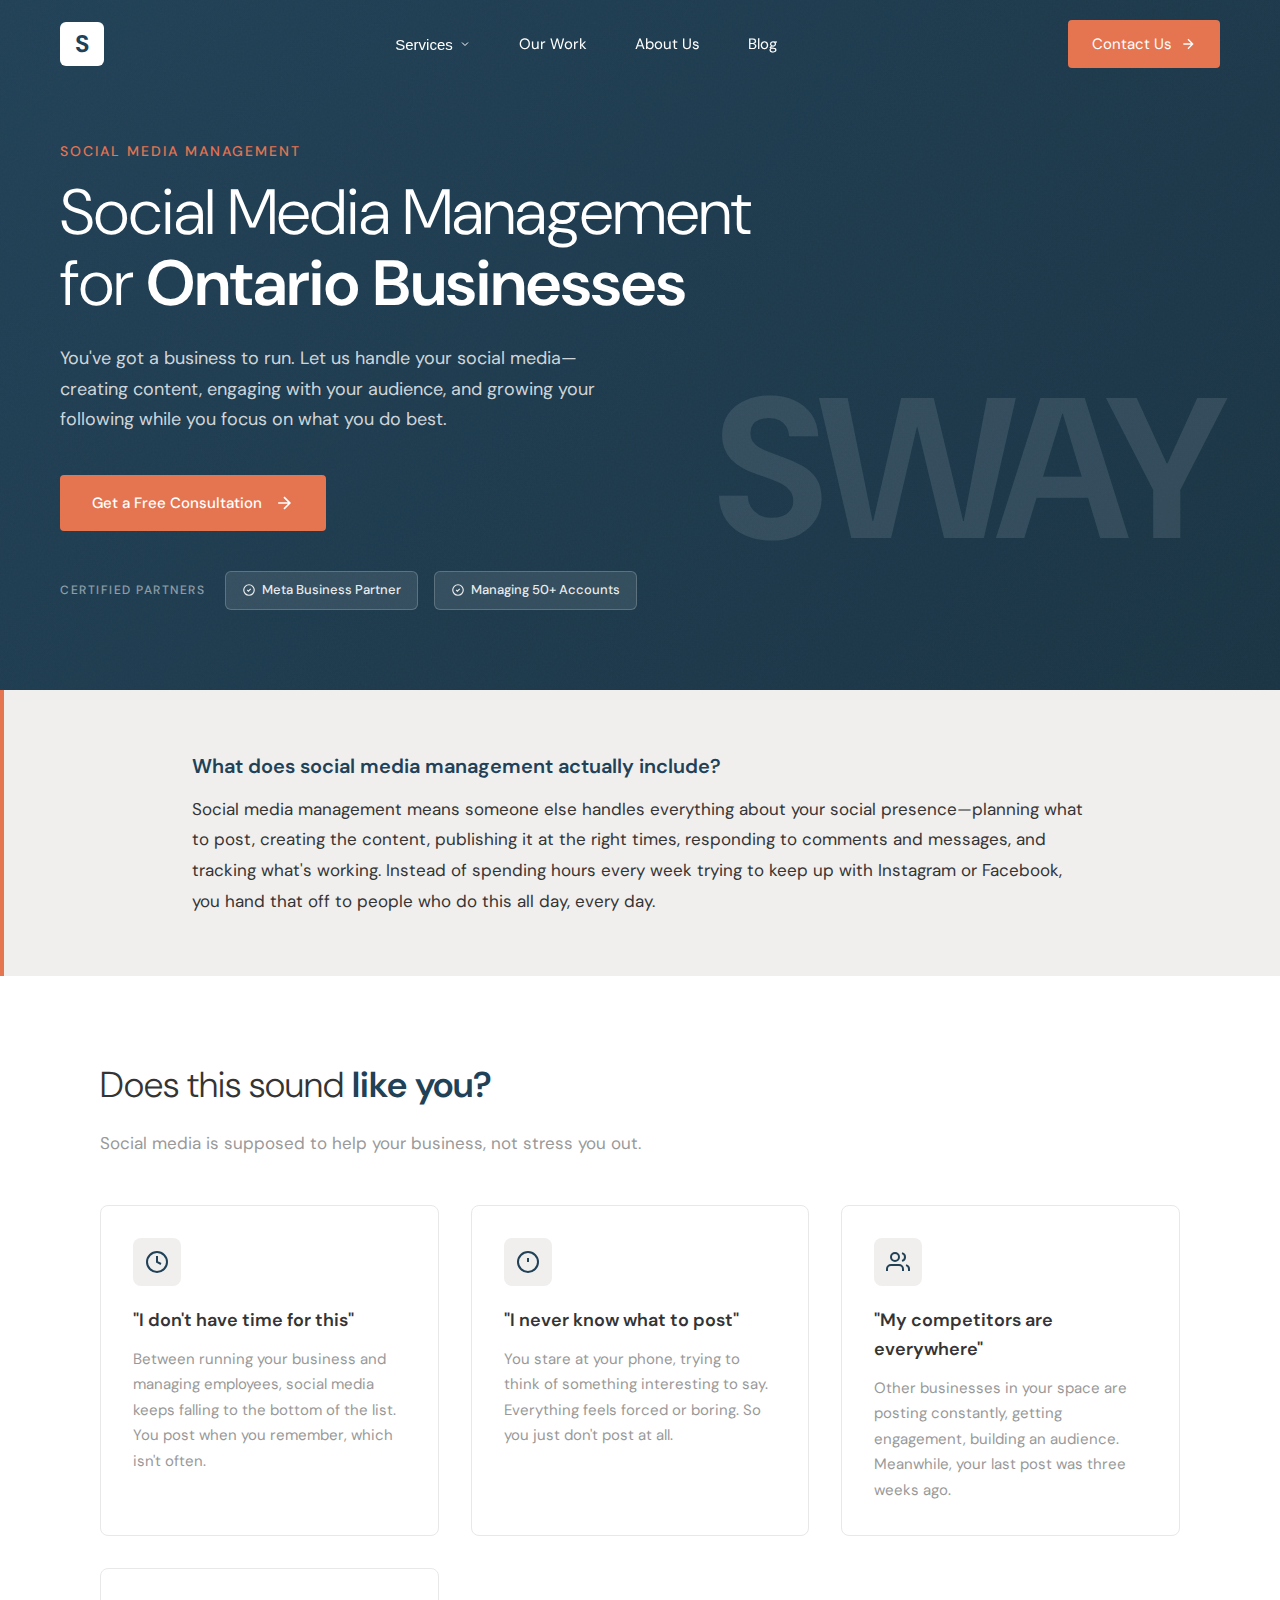
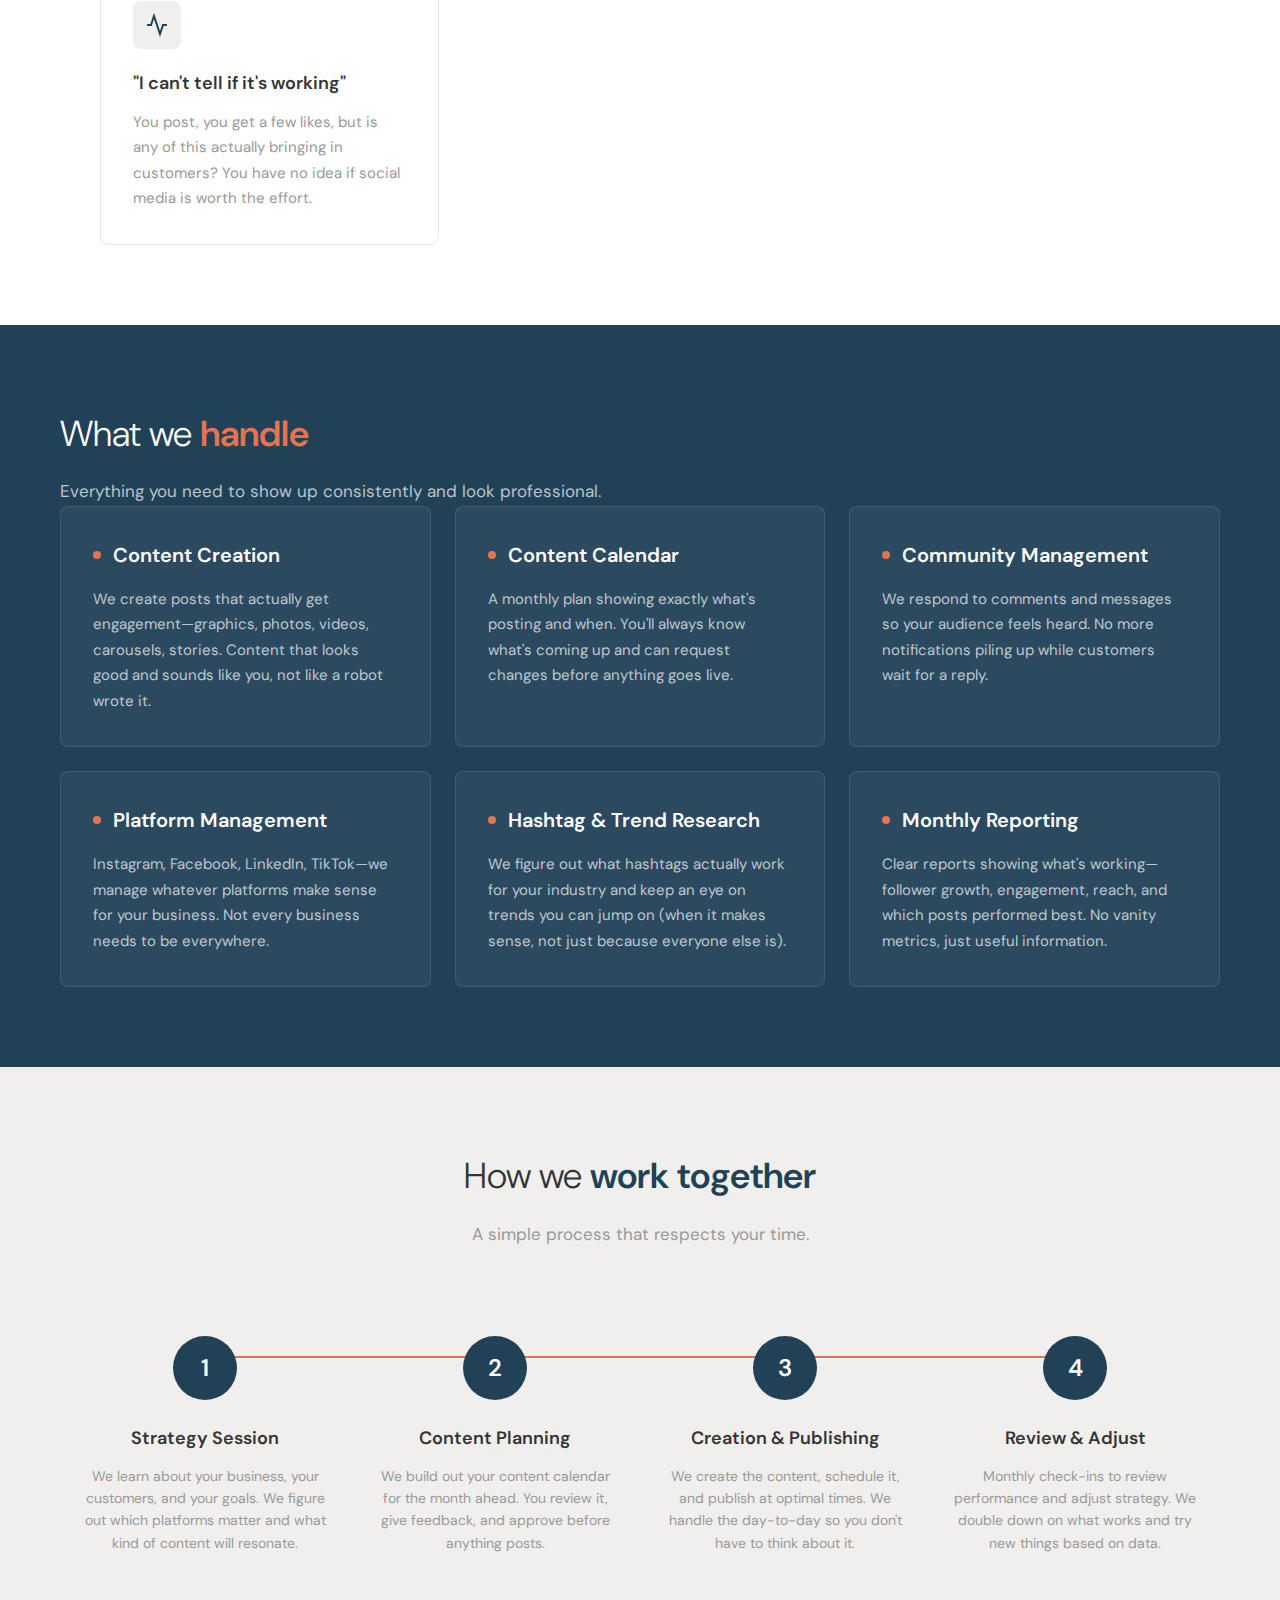
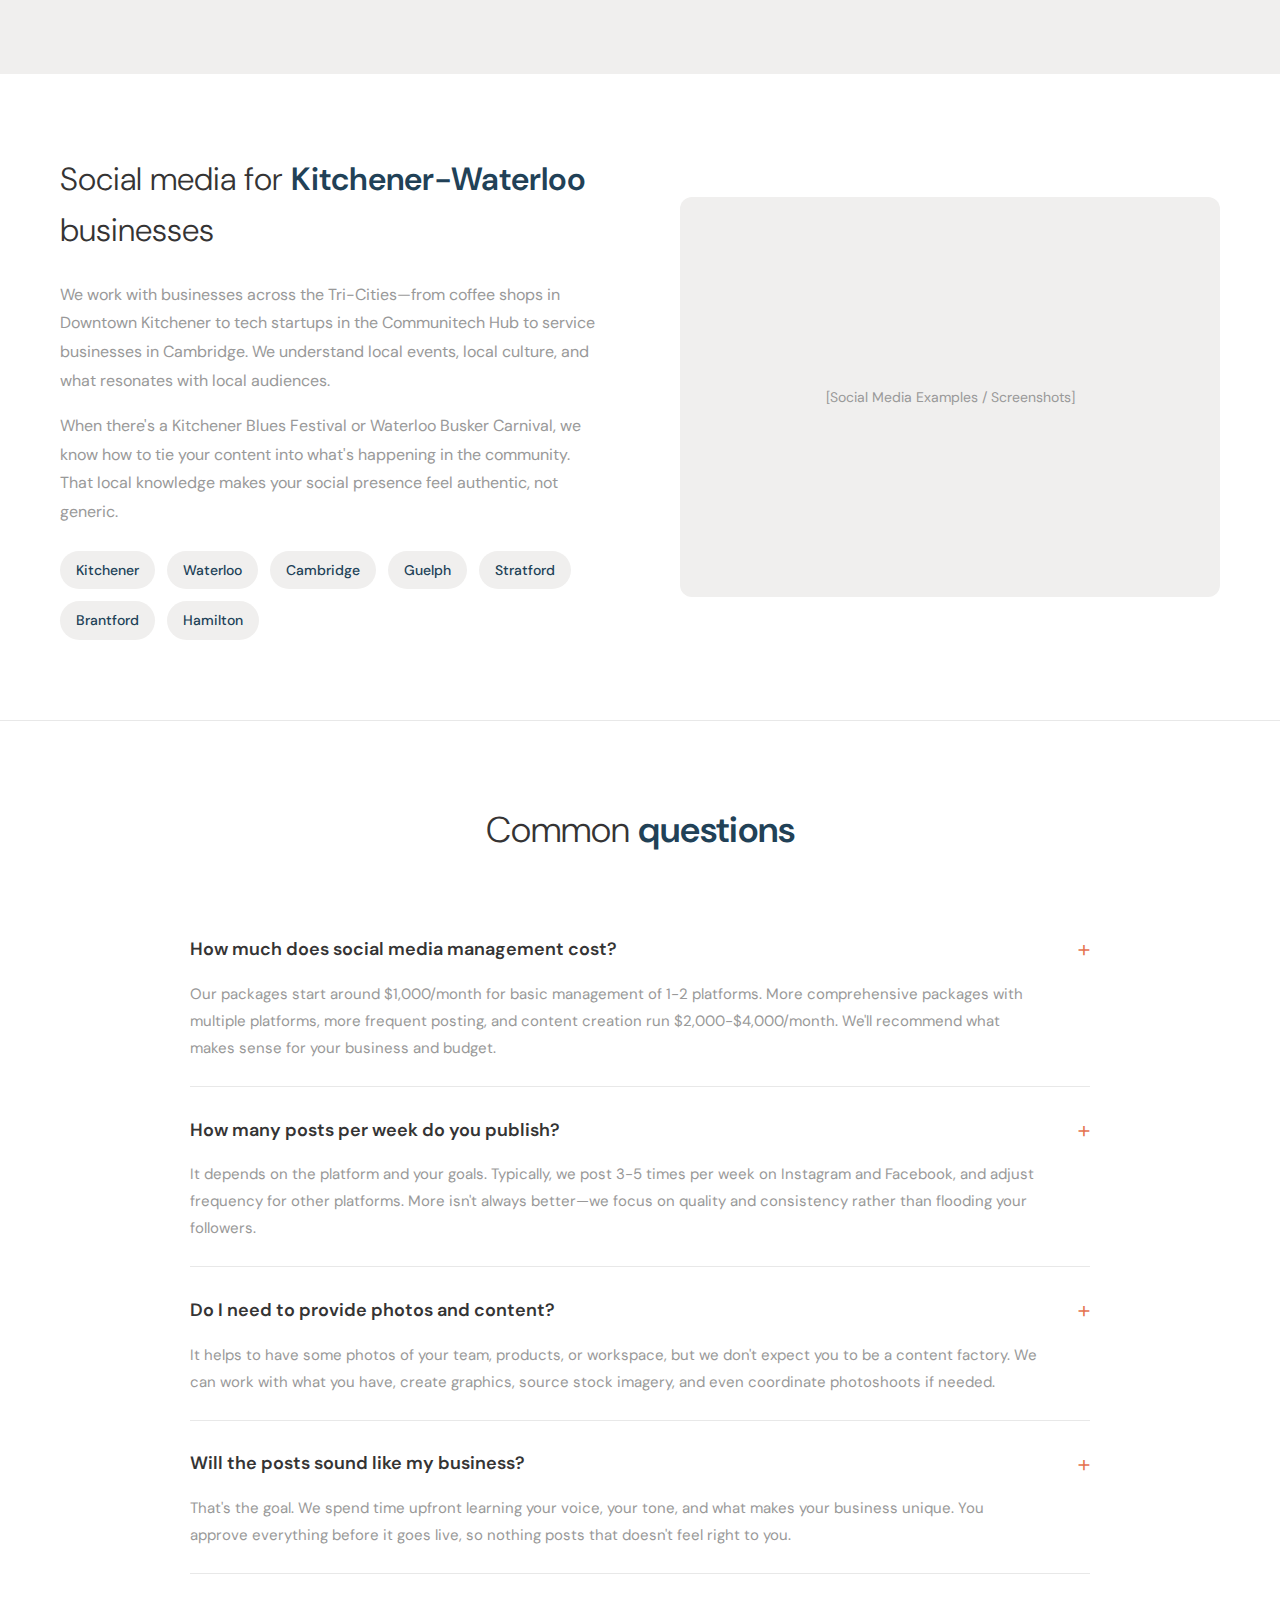
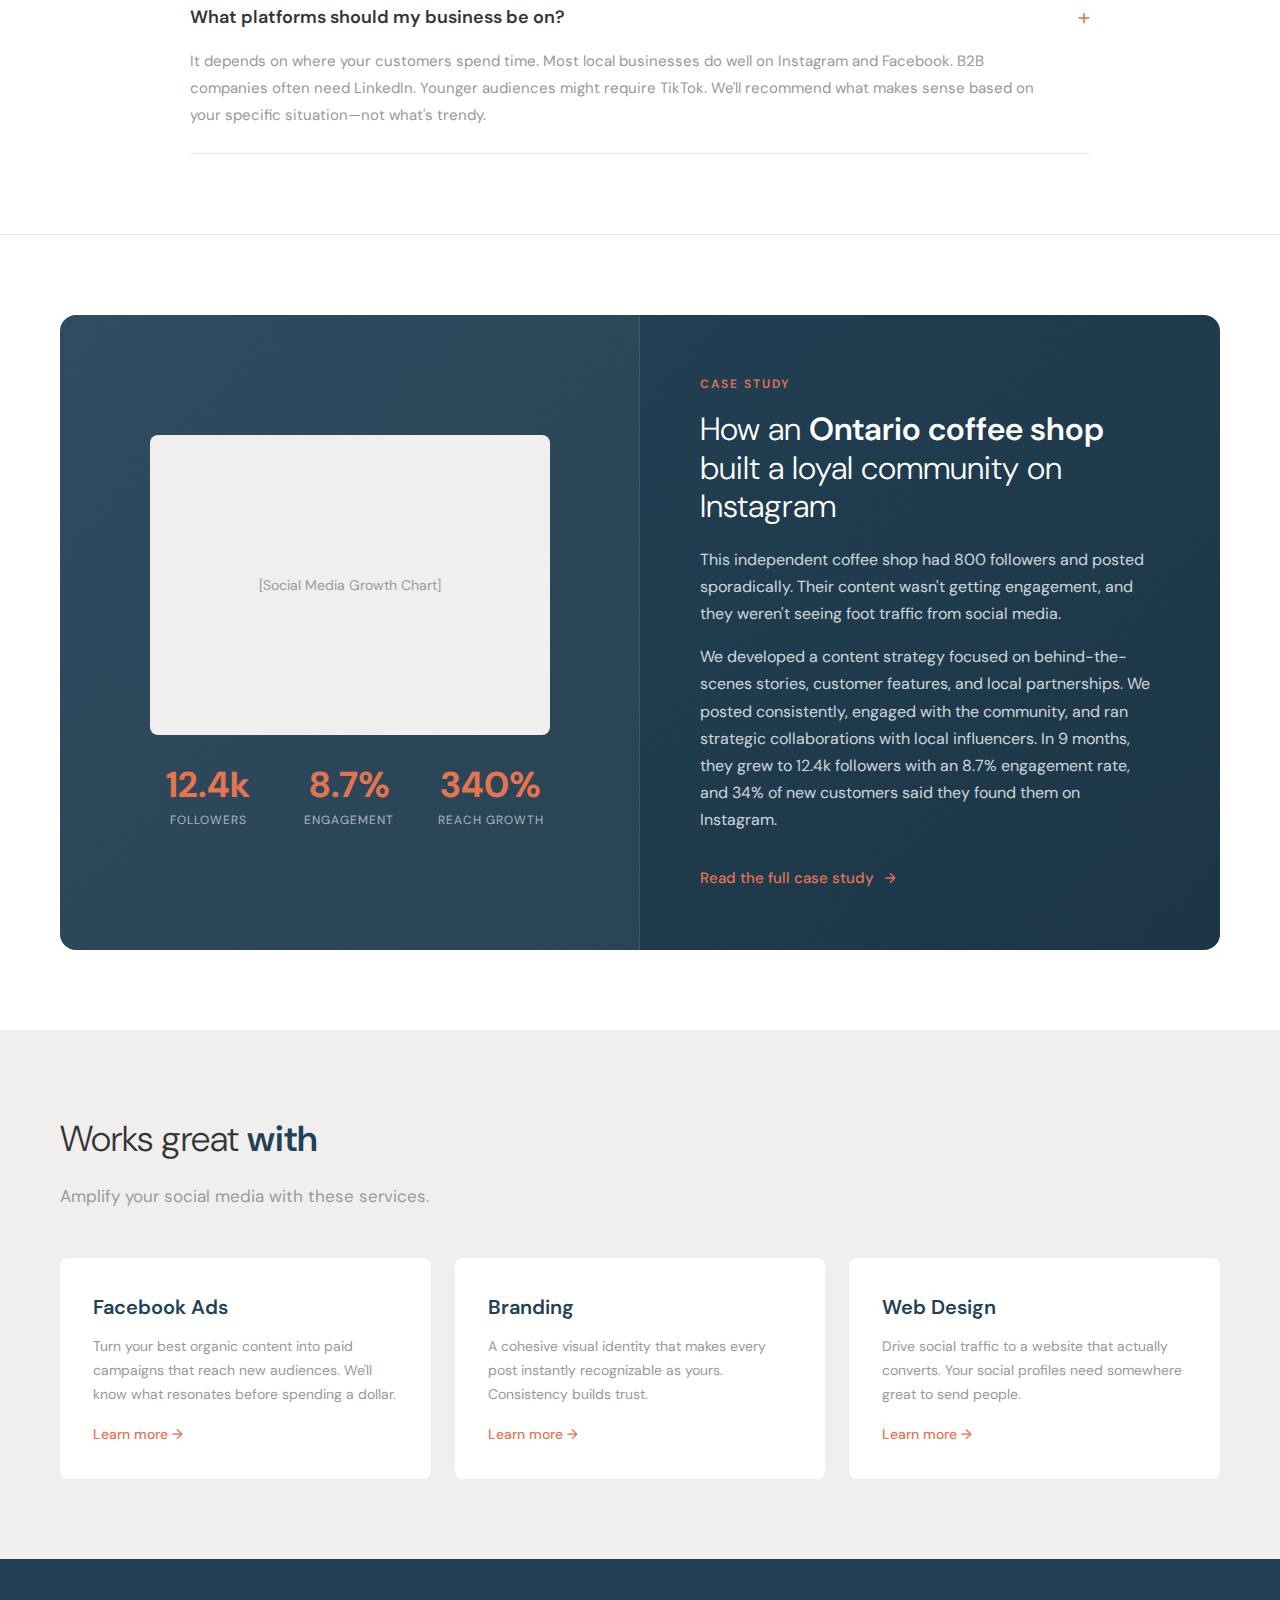
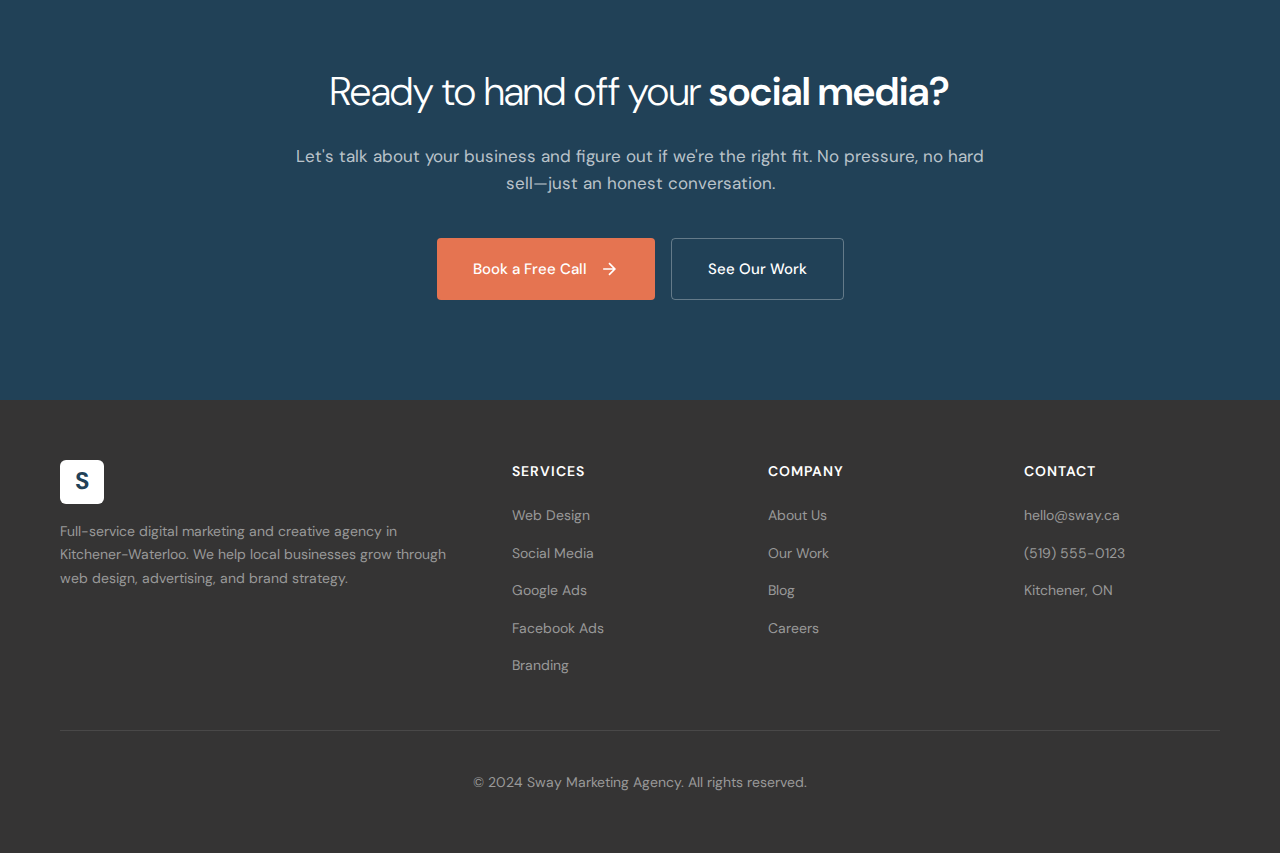
<file: sway-social-media-management.html>
<!DOCTYPE html>
<html lang="en">

<head>
    <meta charset="UTF-8">
    <meta name="viewport" content="width=device-width, initial-scale=1.0">
    <title>Social Media Management Services in Ontario | Sway Marketing Agency</title>
    <meta name="description"
        content="Social media management for Ontario businesses. We handle your Instagram, Facebook, LinkedIn, and TikTok so you can focus on running your business.">
    <link rel="preconnect" href="https://fonts.googleapis.com">
    <link rel="preconnect" href="https://fonts.gstatic.com" crossorigin>
    <link
        href="https://fonts.googleapis.com/css2?family=DM+Sans:opsz,wght@9..40,300;9..40,400;9..40,500;9..40,600;9..40,700&display=swap"
        rel="stylesheet">
    <link rel="stylesheet" href="style.css">
</head>

<body>
    <nav class="nav">
        <a href="sway-web-design.html" class="nav-logo">S</a>
        <ul class="nav-links">
            <li class="dropdown">
                <button class="dropdown-trigger">Services<svg width="12" height="12" viewBox="0 0 24 24" fill="none"
                        stroke="currentColor" stroke-width="2">
                        <polyline points="6 9 12 15 18 9"></polyline>
                    </svg></button>
                <div class="dropdown-menu">
                    <div class="dropdown-menu-inner">
                        <div class="dropdown-section">
                            <span class="dropdown-label">Ontario (Main)</span>
                            <a href="sway-web-design.html">Web Design</a>
                            <a href="sway-social-media-management.html" class="active">Social Media Management</a>
                            <a href="sway-google-ads.html">Google Ads</a>
                            <a href="sway-facebook-ads.html">Facebook & Instagram Ads</a>
                            <a href="sway-branding-creative.html">Branding & Creative</a>
                        </div>
                        <div class="dropdown-section">
                            <span class="dropdown-label">Kitchener-Waterloo</span>
                            <a href="Location/sway-web-design copy.html">Web Design (KW)</a>
                            <a href="Location/sway-social-media-management copy.html">Social Media (KW)</a>
                            <a href="Location/sway-google-ads copy.html">Google Ads (KW)</a>
                            <a href="Location/sway-facebook-ads copy.html">Facebook Ads (KW)</a>
                            <a href="Location/sway-branding-creative copy.html">Branding (KW)</a>
                        </div>
                    </div>
                </div>
            </li>
            <li><a href="#">Our Work</a></li>
            <li><a href="#">About Us</a></li>
            <li><a href="#">Blog</a></li>
        </ul>
        <a href="#contact" class="nav-cta">Contact Us<svg width="16" height="16" viewBox="0 0 24 24" fill="none"
                stroke="currentColor" stroke-width="2">
                <path d="M5 12h14M12 5l7 7-7 7" />
            </svg></a>
    </nav>

    <section class="hero">
        <div class="hero-content">
            <div class="hero-eyebrow">Social Media Management</div>
            <h1>Social Media Management for <span>Ontario Businesses</span></h1>
            <p class="hero-subtitle">You've got a business to run. Let us handle your social media—creating content,
                engaging with your audience, and growing your following while you focus on what you do best.</p>
            <a href="#contact" class="hero-cta">Get a Free Consultation<svg width="20" height="20" viewBox="0 0 24 24"
                    fill="none" stroke="currentColor" stroke-width="2">
                    <path d="M5 12h14M12 5l7 7-7 7" />
                </svg></a>
            </a>
            <div class="hero-partners">
                <div class="hero-partners-label">Certified Partners</div>
                <div class="hero-partners-badges">
                    <div class="partner-badge">
                        <svg viewBox="0 0 24 24" fill="none" stroke="currentColor" stroke-width="2">
                            <path d="M9 12l2 2 4-4m6 2a9 9 0 11-18 0 9 9 0 0118 0z" />
                        </svg>
                        Meta Business Partner
                    </div>
                    <div class="partner-badge">
                        <svg viewBox="0 0 24 24" fill="none" stroke="currentColor" stroke-width="2">
                            <path d="M9 12l2 2 4-4m6 2a9 9 0 11-18 0 9 9 0 0118 0z" />
                        </svg>
                        Managing 50+ Accounts
                    </div>
                </div>
            </div>
        </div>
        <div class="hero-watermark">SWAY</div>
    </section>

    <section class="quick-answer">
        <div class="quick-answer-inner">
            <h2>What does social media management actually include?</h2>
            <p>Social media management means someone else handles everything about your social presence—planning what to
                post, creating the content, publishing it at the right times, responding to comments and messages, and
                tracking what's working. Instead of spending hours every week trying to keep up with Instagram or
                Facebook, you hand that off to people who do this all day, every day.</p>
        </div>
    </section>

    <section class="content-section">
        <div class="section-header">
            <h2>Does this sound <span>like you?</span></h2>
            <p>Social media is supposed to help your business, not stress you out.</p>
        </div>
        <div class="problems-grid">
            <div class="problem-card">
                <div class="problem-icon"><svg width="24" height="24" viewBox="0 0 24 24" fill="none"
                        stroke="currentColor" stroke-width="2">
                        <circle cx="12" cy="12" r="10" />
                        <polyline points="12 6 12 12 16 14" />
                    </svg></div>
                <h3>"I don't have time for this"</h3>
                <p>Between running your business and managing employees, social media keeps falling to the bottom of the
                    list. You post when you remember, which isn't often.</p>
            </div>
            <div class="problem-card">
                <div class="problem-icon"><svg width="24" height="24" viewBox="0 0 24 24" fill="none"
                        stroke="currentColor" stroke-width="2">
                        <circle cx="12" cy="12" r="10" />
                        <line x1="12" y1="8" x2="12" y2="12" />
                        <line x1="12" y1="16" x2="12.01" y2="16" />
                    </svg></div>
                <h3>"I never know what to post"</h3>
                <p>You stare at your phone, trying to think of something interesting to say. Everything feels forced or
                    boring. So you just don't post at all.</p>
            </div>
            <div class="problem-card">
                <div class="problem-icon"><svg width="24" height="24" viewBox="0 0 24 24" fill="none"
                        stroke="currentColor" stroke-width="2">
                        <path d="M17 21v-2a4 4 0 0 0-4-4H5a4 4 0 0 0-4 4v2" />
                        <circle cx="9" cy="7" r="4" />
                        <path d="M23 21v-2a4 4 0 0 0-3-3.87" />
                        <path d="M16 3.13a4 4 0 0 1 0 7.75" />
                    </svg></div>
                <h3>"My competitors are everywhere"</h3>
                <p>Other businesses in your space are posting constantly, getting engagement, building an audience.
                    Meanwhile, your last post was three weeks ago.</p>
            </div>
            <div class="problem-card">
                <div class="problem-icon"><svg width="24" height="24" viewBox="0 0 24 24" fill="none"
                        stroke="currentColor" stroke-width="2">
                        <path d="M22 12h-4l-3 9L9 3l-3 9H2" />
                    </svg></div>
                <h3>"I can't tell if it's working"</h3>
                <p>You post, you get a few likes, but is any of this actually bringing in customers? You have no idea if
                    social media is worth the effort.</p>
            </div>
        </div>
    </section>

    <section class="services-section">
        <div class="section-header" style="max-width:1200px;margin:0 auto;">
            <h2>What we <span>handle</span></h2>
            <p>Everything you need to show up consistently and look professional.</p>
        </div>
        <div class="services-grid">
            <div class="service-card">
                <h3>Content Creation</h3>
                <p>We create posts that actually get engagement—graphics, photos, videos, carousels, stories. Content
                    that looks good and sounds like you, not like a robot wrote it.</p>
            </div>
            <div class="service-card">
                <h3>Content Calendar</h3>
                <p>A monthly plan showing exactly what's posting and when. You'll always know what's coming up and can
                    request changes before anything goes live.</p>
            </div>
            <div class="service-card">
                <h3>Community Management</h3>
                <p>We respond to comments and messages so your audience feels heard. No more notifications piling up
                    while customers wait for a reply.</p>
            </div>
            <div class="service-card">
                <h3>Platform Management</h3>
                <p>Instagram, Facebook, LinkedIn, TikTok—we manage whatever platforms make sense for your business. Not
                    every business needs to be everywhere.</p>
            </div>
            <div class="service-card">
                <h3>Hashtag & Trend Research</h3>
                <p>We figure out what hashtags actually work for your industry and keep an eye on trends you can jump on
                    (when it makes sense, not just because everyone else is).</p>
            </div>
            <div class="service-card">
                <h3>Monthly Reporting</h3>
                <p>Clear reports showing what's working—follower growth, engagement, reach, and which posts performed
                    best. No vanity metrics, just useful information.</p>
            </div>
        </div>
    </section>

    <section class="process-section">
        <div class="section-header" style="text-align:center;max-width:600px;margin:0 auto 48px;">
            <h2>How we <span>work together</span></h2>
            <p>A simple process that respects your time.</p>
        </div>
        <div class="process-grid">
            <div class="process-step">
                <div class="process-number">1</div>
                <h3>Strategy Session</h3>
                <p>We learn about your business, your customers, and your goals. We figure out which platforms matter
                    and what kind of content will resonate.</p>
            </div>
            <div class="process-step">
                <div class="process-number">2</div>
                <h3>Content Planning</h3>
                <p>We build out your content calendar for the month ahead. You review it, give feedback, and approve
                    before anything posts.</p>
            </div>
            <div class="process-step">
                <div class="process-number">3</div>
                <h3>Creation & Publishing</h3>
                <p>We create the content, schedule it, and publish at optimal times. We handle the day-to-day so you
                    don't have to think about it.</p>
            </div>
            <div class="process-step">
                <div class="process-number">4</div>
                <h3>Review & Adjust</h3>
                <p>Monthly check-ins to review performance and adjust strategy. We double down on what works and try new
                    things based on data.</p>
            </div>
        </div>
    </section>

    <section class="local-section">
        <div class="local-content">
            <div class="local-text">
                <h2>Social media for <span>Kitchener-Waterloo</span> businesses</h2>
                <p>We work with businesses across the Tri-Cities—from coffee shops in Downtown Kitchener to tech
                    startups in the Communitech Hub to service businesses in Cambridge. We understand local events,
                    local culture, and what resonates with local audiences.</p>
                <p>When there's a Kitchener Blues Festival or Waterloo Busker Carnival, we know how to tie your content
                    into what's happening in the community. That local knowledge makes your social presence feel
                    authentic, not generic.</p>
                <div class="local-areas">
                    <span>Kitchener</span><span>Waterloo</span><span>Cambridge</span><span>Guelph</span><span>Stratford</span><span>Brantford</span><span>Hamilton</span>
                </div>
            </div>
            <div class="local-map">[Social Media Examples / Screenshots]</div>
        </div>
    </section>

    <section class="faq-section">
        <div class="section-header" style="text-align:center;max-width:600px;margin:0 auto 48px;">
            <h2>Common <span>questions</span></h2>
        </div>
        <div class="faq-grid">
            <div class="faq-item">
                <div class="faq-question">How much does social media management cost?</div>
                <p class="faq-answer">Our packages start around $1,000/month for basic management of 1-2 platforms. More
                    comprehensive packages with multiple platforms, more frequent posting, and content creation run
                    $2,000-$4,000/month. We'll recommend what makes sense for your business and budget.</p>
            </div>
            <div class="faq-item">
                <div class="faq-question">How many posts per week do you publish?</div>
                <p class="faq-answer">It depends on the platform and your goals. Typically, we post 3-5 times per week
                    on Instagram and Facebook, and adjust frequency for other platforms. More isn't always better—we
                    focus on quality and consistency rather than flooding your followers.</p>
            </div>
            <div class="faq-item">
                <div class="faq-question">Do I need to provide photos and content?</div>
                <p class="faq-answer">It helps to have some photos of your team, products, or workspace, but we don't
                    expect you to be a content factory. We can work with what you have, create graphics, source stock
                    imagery, and even coordinate photoshoots if needed.</p>
            </div>
            <div class="faq-item">
                <div class="faq-question">Will the posts sound like my business?</div>
                <p class="faq-answer">That's the goal. We spend time upfront learning your voice, your tone, and what
                    makes your business unique. You approve everything before it goes live, so nothing posts that
                    doesn't feel right to you.</p>
            </div>
            <div class="faq-item">
                <div class="faq-question">What platforms should my business be on?</div>
                <p class="faq-answer">It depends on where your customers spend time. Most local businesses do well on
                    Instagram and Facebook. B2B companies often need LinkedIn. Younger audiences might require TikTok.
                    We'll recommend what makes sense based on your specific situation—not what's trendy.</p>
            </div>
        </div>
    </section>

    <section class="case-study-section">
        <div class="case-study-container">
            <div class="case-study-content">
                <div class="case-study-visual">
                    <div class="case-study-image">[Social Media Growth Chart]</div>
                    <div class="case-study-stats">
                        <div class="case-study-stat">
                            <div class="case-study-stat-number">12.4k</div>
                            <div class="case-study-stat-label">Followers</div>
                        </div>
                        <div class="case-study-stat">
                            <div class="case-study-stat-number">8.7%</div>
                            <div class="case-study-stat-label">Engagement</div>
                        </div>
                        <div class="case-study-stat">
                            <div class="case-study-stat-number">340%</div>
                            <div class="case-study-stat-label">Reach Growth</div>
                        </div>
                    </div>
                </div>
                <div class="case-study-story">
                    <div class="case-study-eyebrow">Case Study</div>
                    <h3>How an <span>Ontario coffee shop</span> built a loyal community on Instagram</h3>
                    <p>This independent coffee shop had 800 followers and posted sporadically. Their content wasn't
                        getting engagement, and they weren't seeing foot traffic from social media.</p>
                    <p>We developed a content strategy focused on behind-the-scenes stories, customer features, and
                        local partnerships. We posted consistently, engaged with the community, and ran strategic
                        collaborations with local influencers. In 9 months, they grew to 12.4k followers with an 8.7%
                        engagement rate, and 34% of new customers said they found them on Instagram.</p>
                    <a href="#" class="case-study-link">
                        Read the full case study
                        <svg width="16" height="16" viewBox="0 0 24 24" fill="none" stroke="currentColor"
                            stroke-width="2">
                            <path d="M5 12h14M12 5l7 7-7 7" />
                        </svg>
                    </a>
                </div>
            </div>
        </div>
    </section>

    <section class="related-section">
        <div class="section-header" style="max-width:1200px;margin:0 auto 48px;">
            <h2>Works great <span>with</span></h2>
            <p>Amplify your social media with these services.</p>
        </div>
        <div class="related-grid">
            <a href="sway-facebook-ads.html" class="related-card">
                <h3>Facebook Ads</h3>
                <p>Turn your best organic content into paid campaigns that reach new audiences. We'll know what
                    resonates before spending a dollar.</p><span class="link">Learn more →</span>
            </a>
            <a href="sway-branding-creative.html" class="related-card">
                <h3>Branding</h3>
                <p>A cohesive visual identity that makes every post instantly recognizable as yours. Consistency builds
                    trust.</p><span class="link">Learn more →</span>
            </a>
            <a href="sway-web-design.html" class="related-card">
                <h3>Web Design</h3>
                <p>Drive social traffic to a website that actually converts. Your social profiles need somewhere great
                    to send people.</p><span class="link">Learn more →</span>
            </a>
        </div>
    </section>

    <section class="cta-section" id="contact">
        <div class="cta-content">
            <h2>Ready to hand off your <span>social media?</span></h2>
            <p>Let's talk about your business and figure out if we're the right fit. No pressure, no hard sell—just an
                honest conversation.</p>
            <div class="cta-buttons">
                <a href="#" class="cta-primary">Book a Free Call<svg width="20" height="20" viewBox="0 0 24 24"
                        fill="none" stroke="currentColor" stroke-width="2">
                        <path d="M5 12h14M12 5l7 7-7 7" />
                    </svg></a>
                <a href="#" class="cta-secondary">See Our Work</a>
            </div>
        </div>
    </section>

    <footer class="footer">
        <div class="footer-content">
            <div class="footer-brand">
                <div class="footer-logo">S</div>
                <p>Full-service digital marketing and creative agency in Kitchener-Waterloo. We help local businesses
                    grow through web design, advertising, and brand strategy.</p>
            </div>
            <div class="footer-column">
                <h4>Services</h4>
                <ul>
                    <li><a href="sway-web-design.html">Web Design</a></li>
                    <li><a href="sway-social-media-management.html">Social Media</a></li>
                    <li><a href="sway-google-ads.html">Google Ads</a></li>
                    <li><a href="sway-facebook-ads.html">Facebook Ads</a></li>
                    <li><a href="sway-branding-creative.html">Branding</a></li>
                </ul>
            </div>
            <div class="footer-column">
                <h4>Company</h4>
                <ul>
                    <li><a href="#">About Us</a></li>
                    <li><a href="#">Our Work</a></li>
                    <li><a href="#">Blog</a></li>
                    <li><a href="#">Careers</a></li>
                </ul>
            </div>
            <div class="footer-column">
                <h4>Contact</h4>
                <ul>
                    <li><a href="mailto:hello@sway.ca">hello@sway.ca</a></li>
                    <li><a href="tel:5195550123">(519) 555-0123</a></li>
                    <li><a href="#">Kitchener, ON</a></li>
                </ul>
            </div>
        </div>
        <div class="footer-bottom">
            <p>© 2024 Sway Marketing Agency. All rights reserved.</p>
        </div>
    </footer>

    <script>window.addEventListener('scroll', function () { const nav = document.querySelector('.nav'); if (window.scrollY > 100) { nav.classList.add('scrolled') } else { nav.classList.remove('scrolled') } });</script>
</body>

</html>
</file>
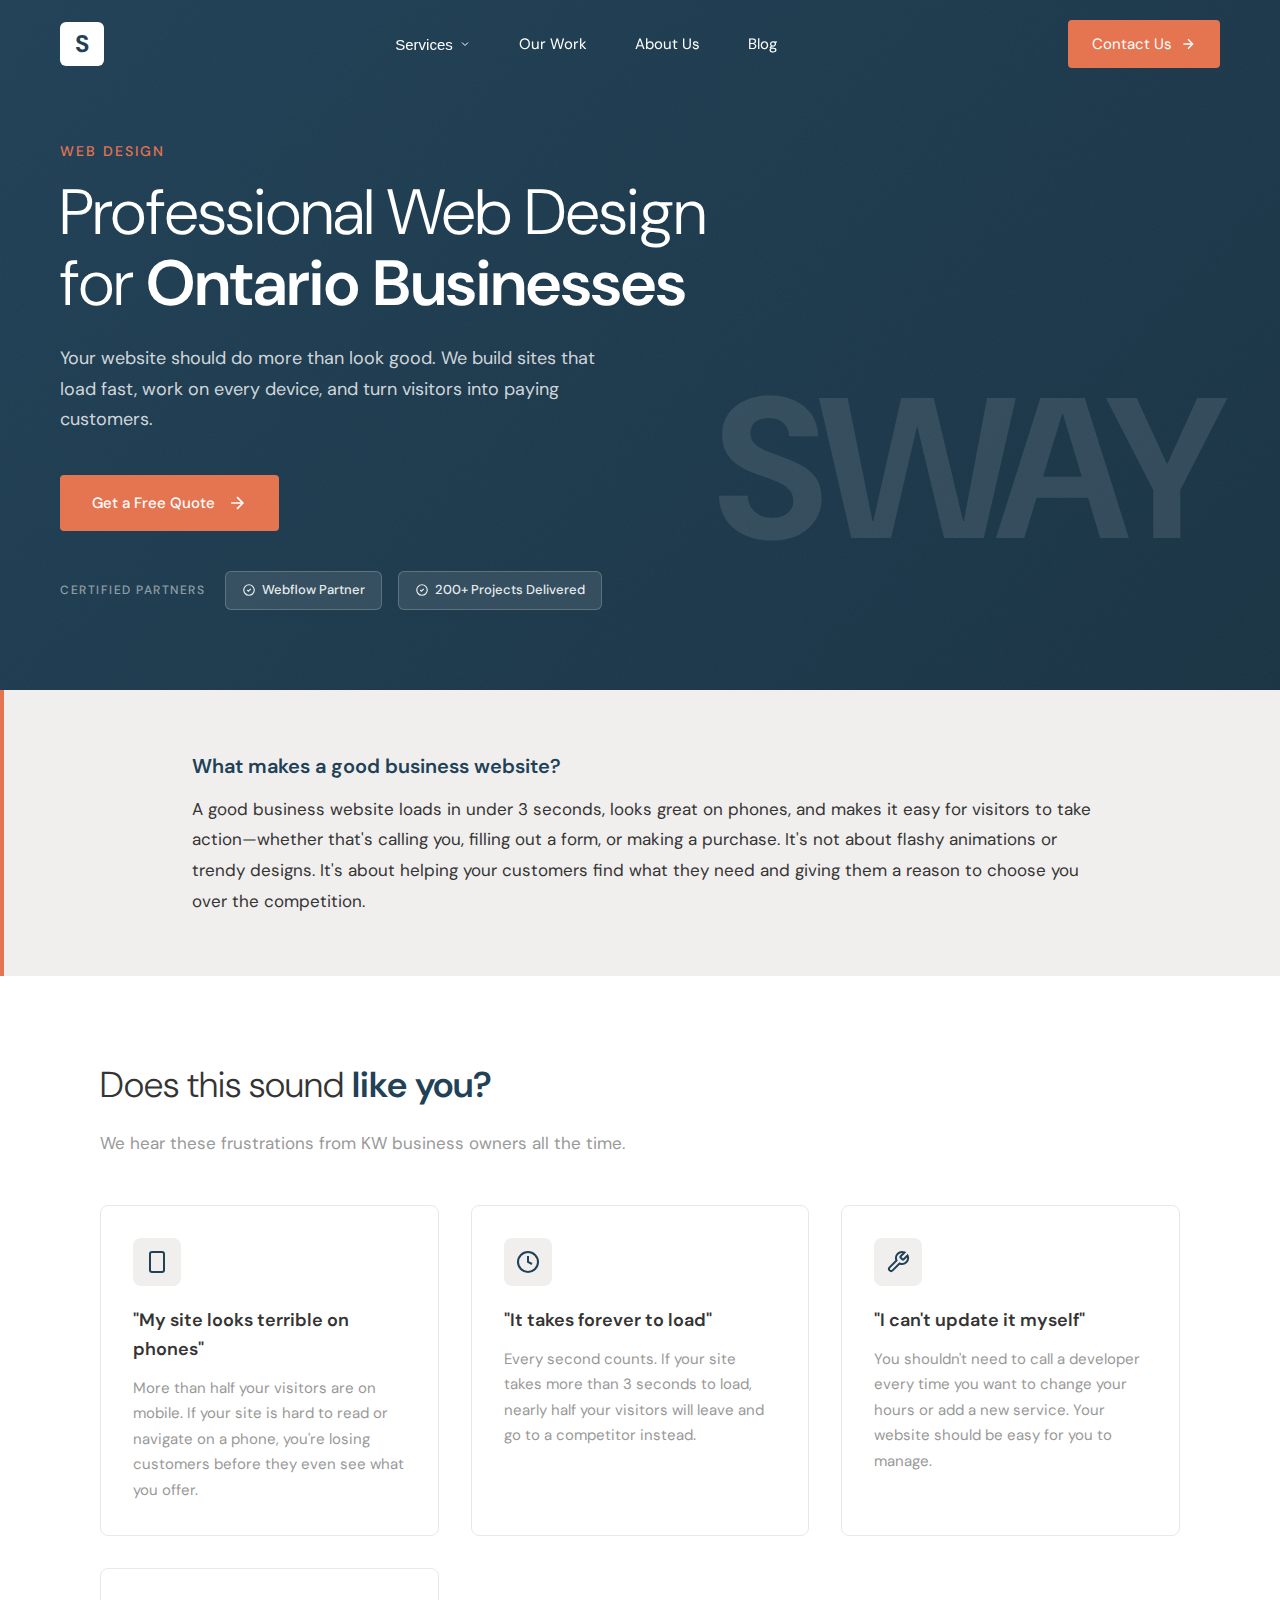
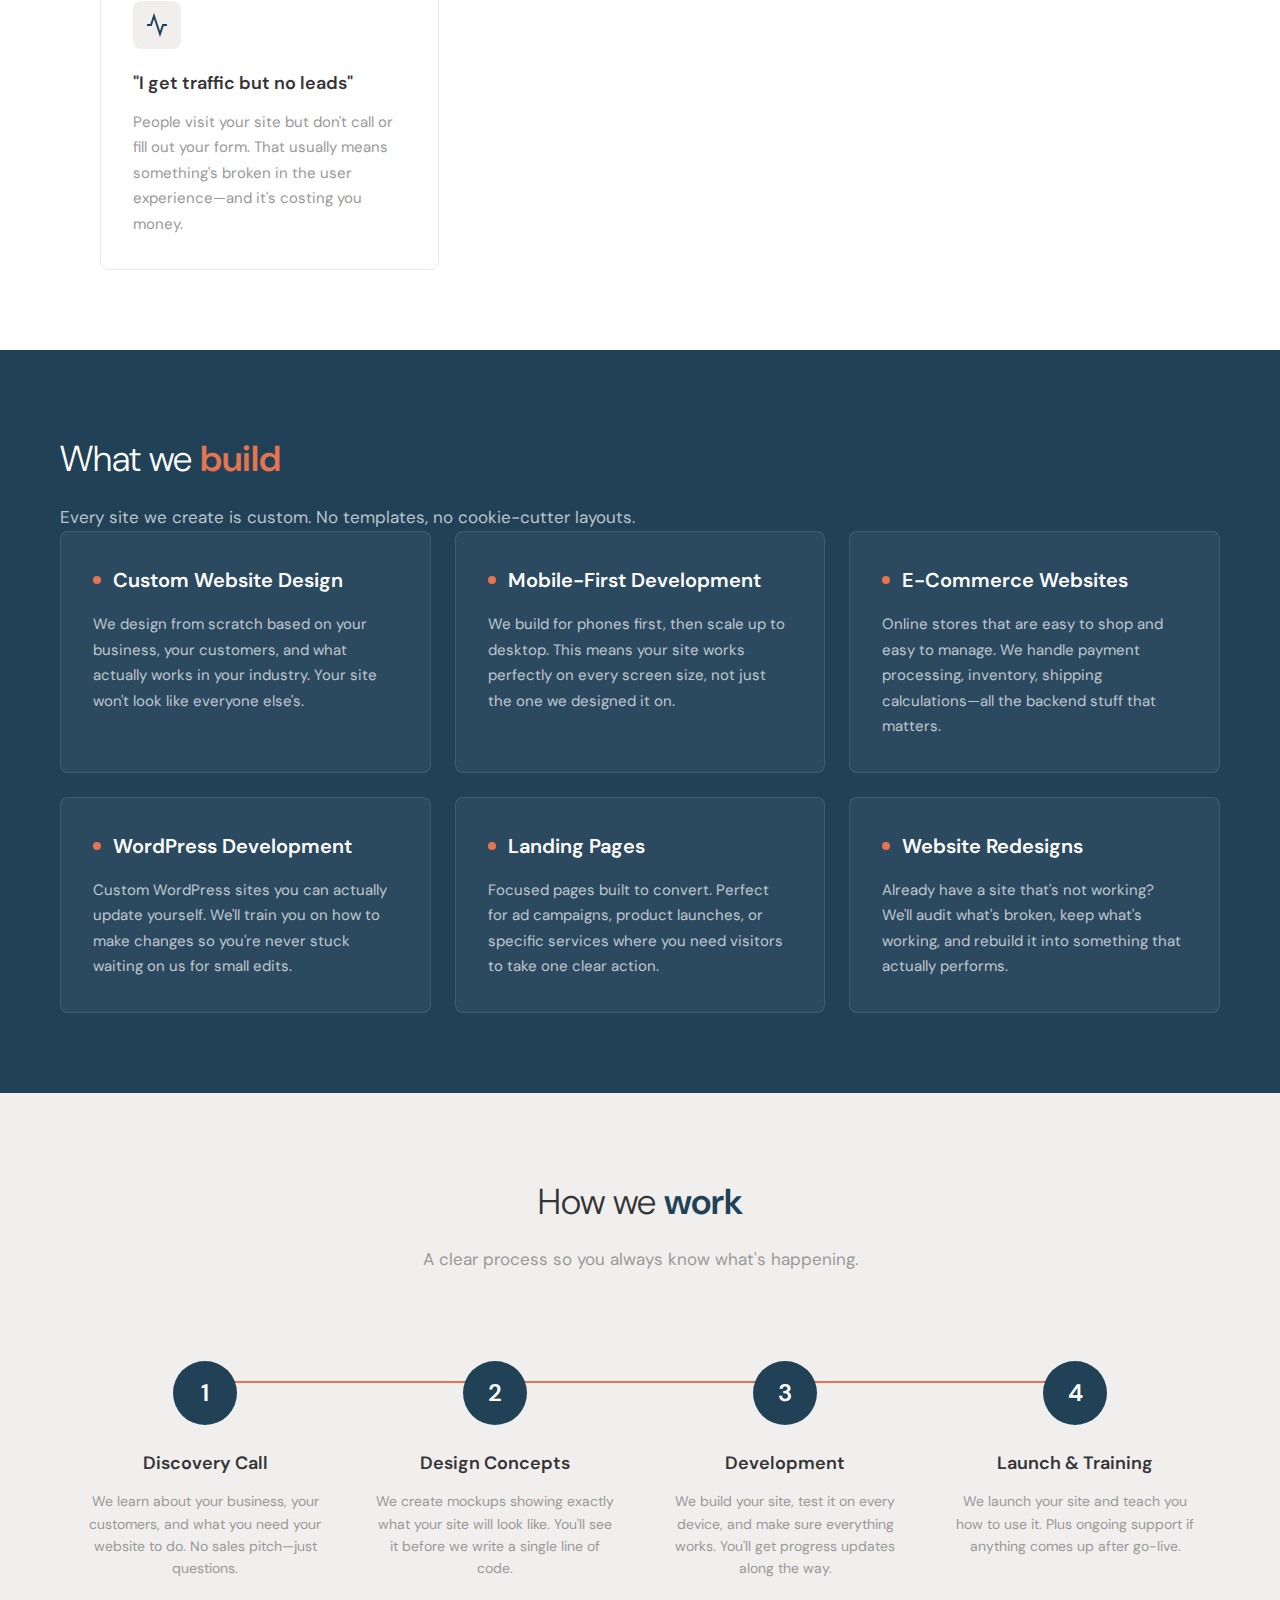
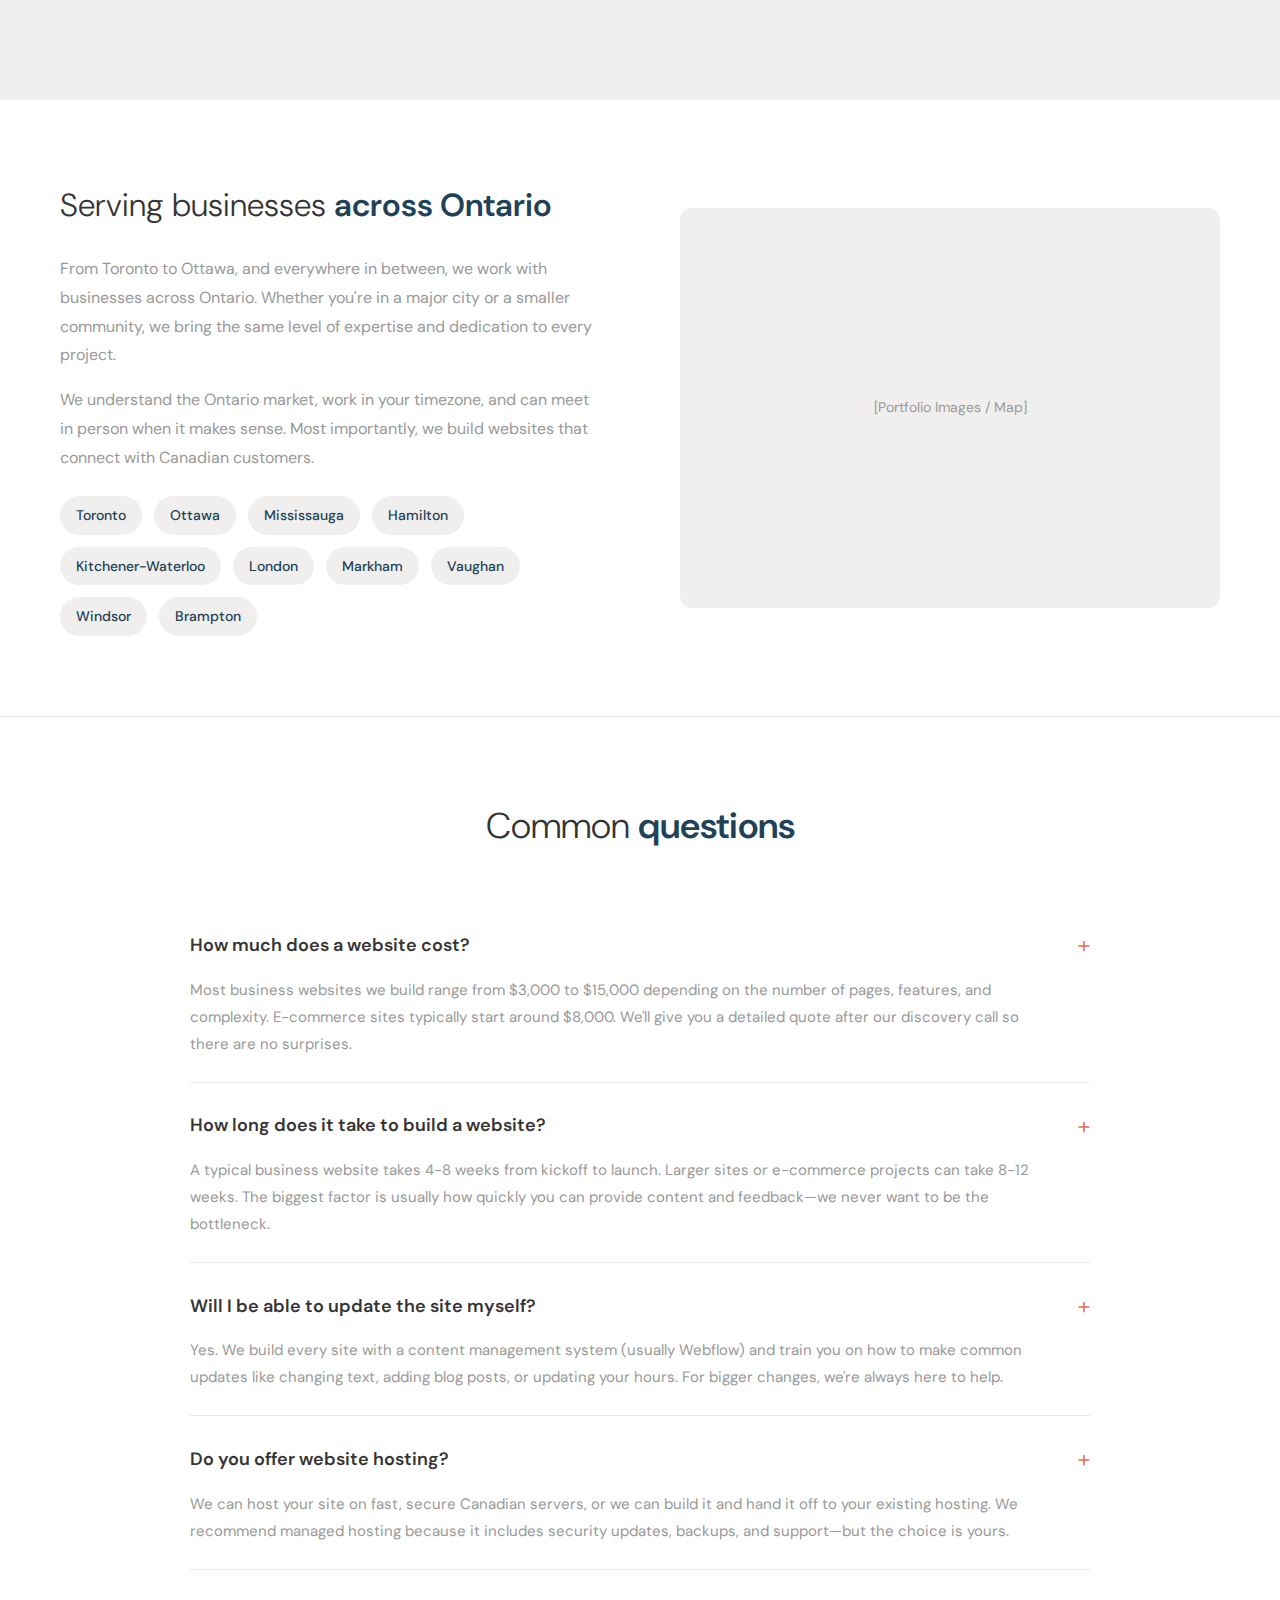
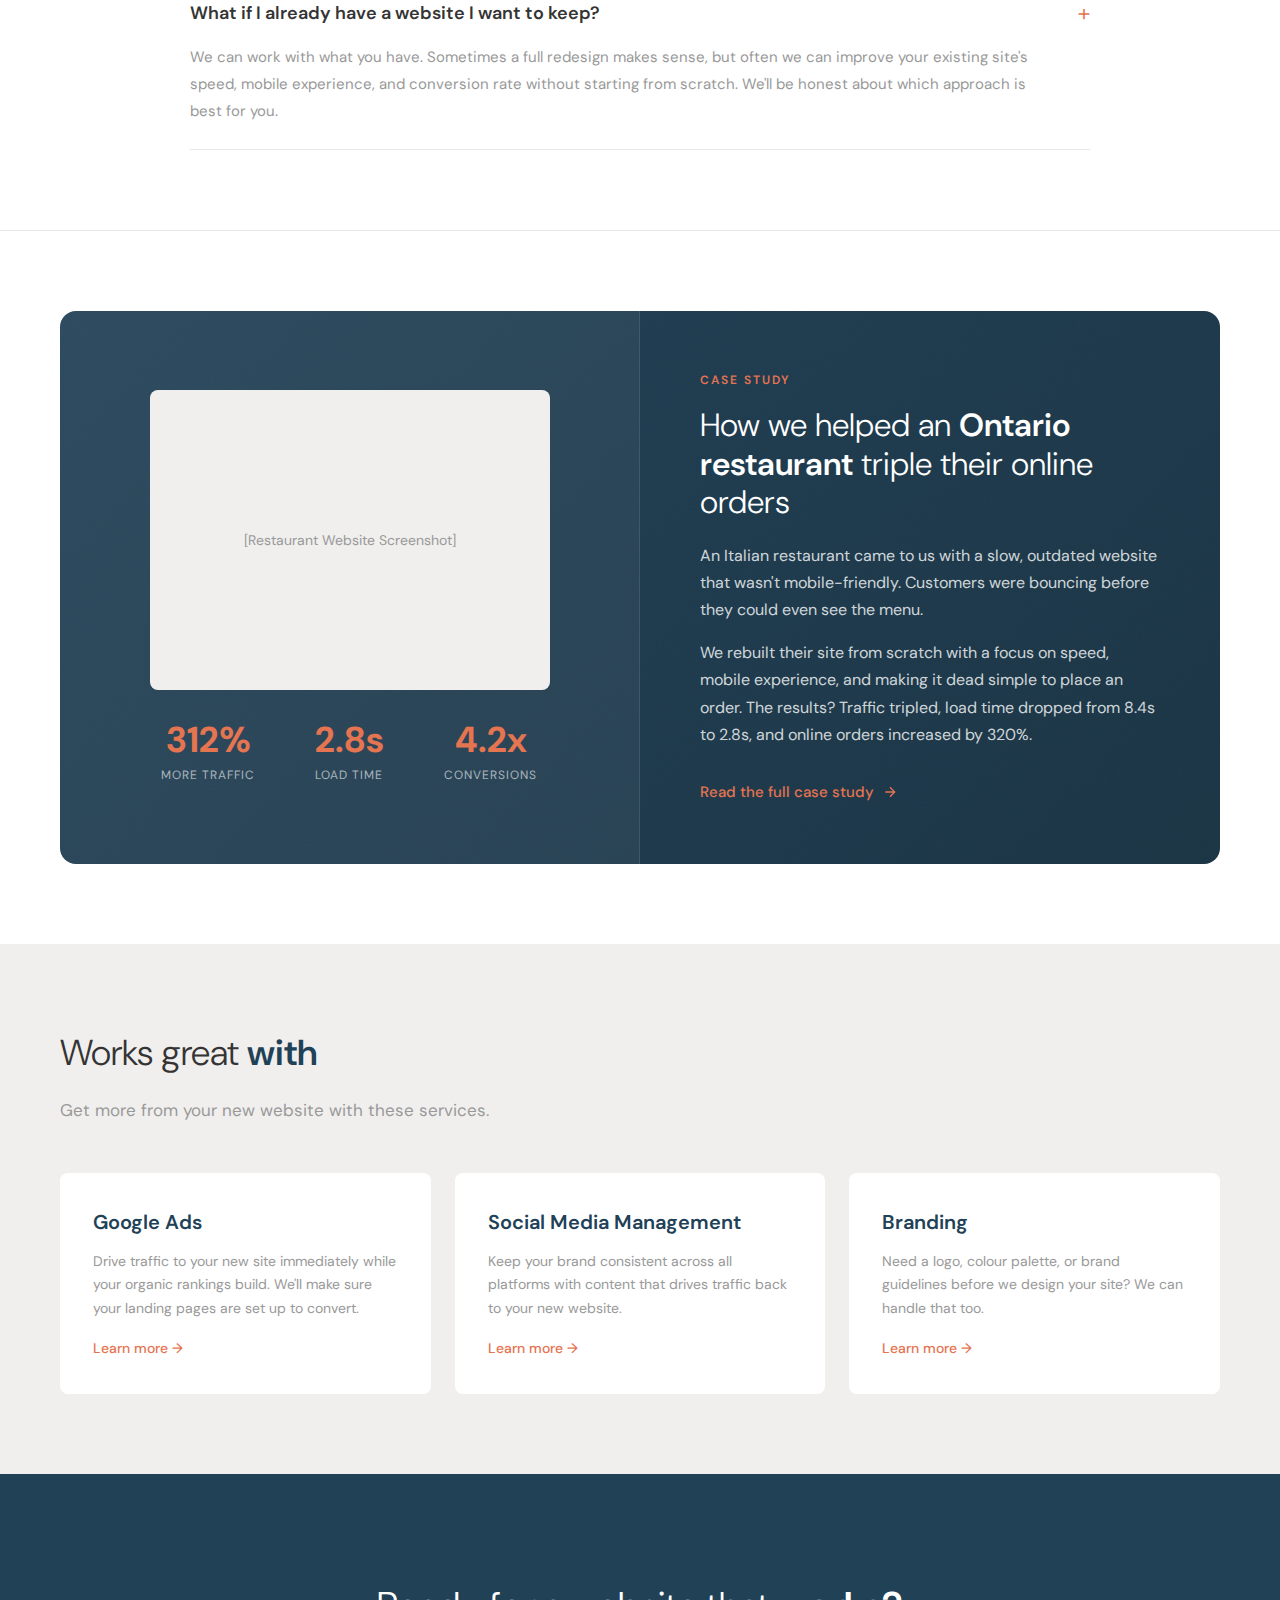
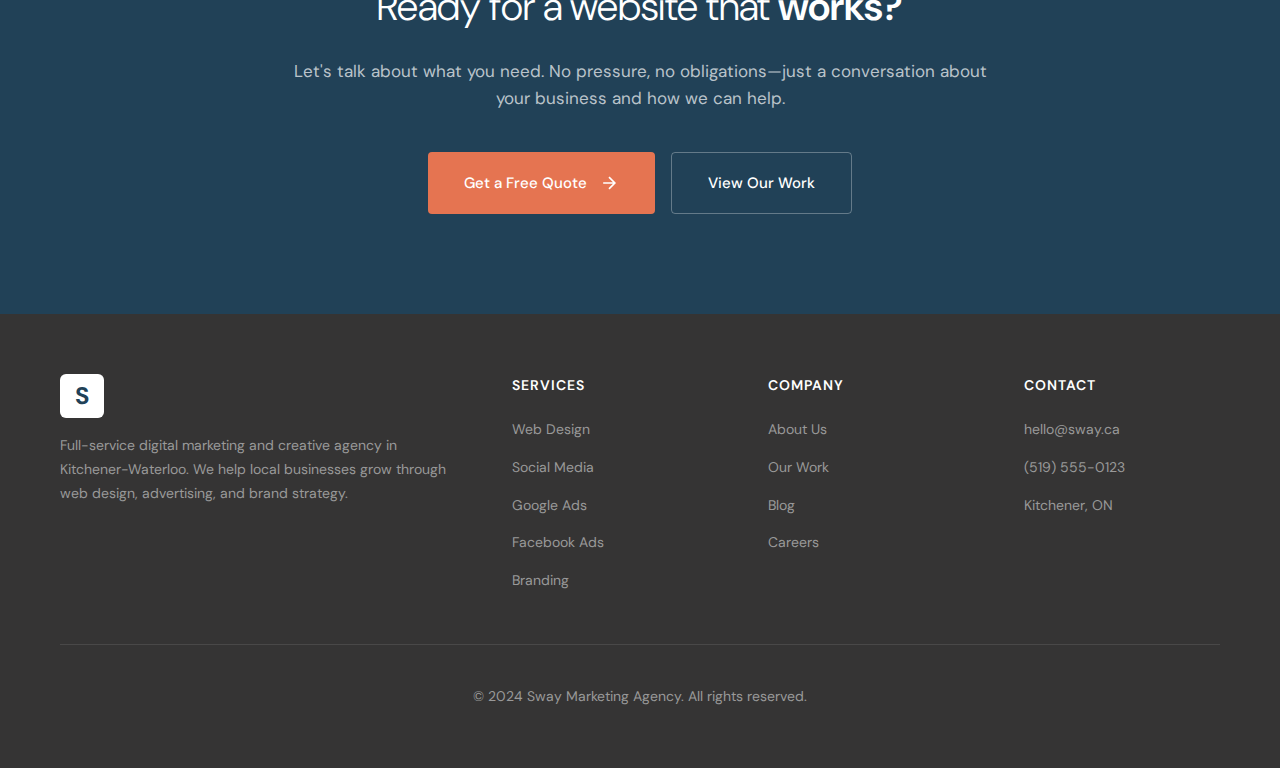
<file: sway-web-design.html>
<!DOCTYPE html>
<html lang="en">

<head>
    <meta charset="UTF-8">
    <meta name="viewport" content="width=device-width, initial-scale=1.0">
    <title>Professional Web Design Services in Ontario | Sway Marketing Agency</title>
    <meta name="description"
        content="Custom web design for Ontario businesses. We build websites that look great, load fast, and actually bring in customers. Serving Toronto, Ottawa, Kitchener-Waterloo & beyond.">

    <!-- SEO Meta Tags -->
    <meta name="robots" content="index, follow, max-snippet:-1, max-image-preview:large, max-video-preview:-1">
    <link rel="canonical" href="https://sway.ca/services/web-design">
    <meta name="author" content="Sway Marketing Agency">

    <!-- Open Graph / Facebook -->
    <meta property="og:type" content="website">
    <meta property="og:url" content="https://sway.ca/services/web-design">
    <meta property="og:title" content="Professional Web Design Services in Ontario | Sway Marketing Agency">
    <meta property="og:description"
        content="Custom web design for Ontario businesses. We build websites that look great, load fast, and actually bring in customers.">
    <meta property="og:image" content="https://sway.ca/images/web-design-og.jpg">
    <meta property="og:locale" content="en_CA">
    <meta property="og:site_name" content="Sway Marketing Agency">

    <!-- Twitter -->
    <meta name="twitter:card" content="summary_large_image">
    <meta name="twitter:url" content="https://sway.ca/services/web-design">
    <meta name="twitter:title" content="Professional Web Design Services in Ontario | Sway Marketing Agency">
    <meta name="twitter:description"
        content="Custom web design for Ontario businesses. We build websites that look great, load fast, and actually bring in customers.">
    <meta name="twitter:image" content="https://sway.ca/images/web-design-twitter.jpg">

    <!-- Local Business Schema -->
    <script type="application/ld+json">
    {
        "@context": "https://schema.org",
        "@type": "ProfessionalService",
        "name": "Sway Marketing Agency",
        "image": "https://sway.ca/images/logo.png",
        "description": "Full-service digital marketing and web design agency serving businesses across Ontario",
        "address": {
            "@type": "PostalAddress",
            "streetAddress": "",
            "addressLocality": "Kitchener",
            "addressRegion": "ON",
            "postalCode": "",
            "addressCountry": "CA"
        },
        "geo": {
            "@type": "GeoCoordinates",
            "latitude": 43.4516,
            "longitude": -80.4925
        },
        "url": "https://sway.ca",
        "telephone": "+15195550123",
        "email": "hello@sway.ca",
        "priceRange": "$$",
        "areaServed": [
            "Ontario",
            "Toronto",
            "Ottawa",
            "Kitchener-Waterloo",
            "Hamilton",
            "London",
            "Mississauga",
            "Brampton",
            "Markham",
            "Vaughan"
        ],
        "serviceType": "Web Design"
    }
    </script>

    <!-- FAQ Schema -->
    <script type="application/ld+json">
    {
        "@context": "https://schema.org",
        "@type": "FAQPage",
        "mainEntity": [
            {
                "@type": "Question",
                "name": "How much does a website cost?",
                "acceptedAnswer": {
                    "@type": "Answer",
                    "text": "Most of our websites range from $5,000 to $25,000 depending on complexity, features, and timeline. We'll give you a fixed price quote upfront—no surprises, no hourly billing that spirals out of control."
                }
            },
            {
                "@type": "Question",
                "name": "How long does it take to build a website?",
                "acceptedAnswer": {
                    "@type": "Answer",
                    "text": "A typical website takes 6-12 weeks from kickoff to launch. That includes strategy, design, development, content, testing, and training. Rush projects are possible if you need something faster."
                }
            },
            {
                "@type": "Question",
                "name": "Will my website work on mobile?",
                "acceptedAnswer": {
                    "@type": "Answer",
                    "text": "Yes. Every site we build is fully responsive and tested on phones, tablets, and desktops. More than half your visitors will be on mobile, so we design for that experience first."
                }
            },
            {
                "@type": "Question",
                "name": "Will I be able to update the site myself?",
                "acceptedAnswer": {
                    "@type": "Answer",
                    "text": "Yes. We build every site with a content management system (usually WordPress) and train you on how to make common updates like changing text, adding blog posts, or updating your hours."
                }
            }
        ]
    }
    </script>

    <link rel="preconnect" href="https://fonts.googleapis.com">
    <link rel="preconnect" href="https://fonts.gstatic.com" crossorigin>
    <link
        href="https://fonts.googleapis.com/css2?family=DM+Sans:opsz,wght@9..40,300;9..40,400;9..40,500;9..40,600;9..40,700&display=swap"
        rel="stylesheet">
    <link rel="stylesheet" href="style.css">
</head>

<body>
    <nav class="nav">
        <a href="sway-web-design.html" class="nav-logo">S</a>
        <ul class="nav-links">
            <li class="dropdown">
                <button class="dropdown-trigger">
                    Services
                    <svg width="12" height="12" viewBox="0 0 24 24" fill="none" stroke="currentColor" stroke-width="2">
                        <polyline points="6 9 12 15 18 9"></polyline>
                    </svg>
                </button>
                <div class="dropdown-menu">
                    <div class="dropdown-menu-inner">
                        <div class="dropdown-section">
                            <span class="dropdown-label">Ontario (Main)</span>
                            <a href="sway-web-design.html" class="active">Web Design</a>
                            <a href="sway-social-media-management.html">Social Media Management</a>
                            <a href="sway-google-ads.html">Google Ads</a>
                            <a href="sway-facebook-ads.html">Facebook & Instagram Ads</a>
                            <a href="sway-branding-creative.html">Branding & Creative</a>
                        </div>
                        <div class="dropdown-section">
                            <span class="dropdown-label">Kitchener-Waterloo</span>
                            <a href="Location/sway-web-design copy.html">Web Design (KW)</a>
                            <a href="Location/sway-social-media-management copy.html">Social Media (KW)</a>
                            <a href="Location/sway-google-ads copy.html">Google Ads (KW)</a>
                            <a href="Location/sway-facebook-ads copy.html">Facebook Ads (KW)</a>
                            <a href="Location/sway-branding-creative copy.html">Branding (KW)</a>
                        </div>
                    </div>
                </div>
            </li>
            <li><a href="#">Our Work</a></li>
            <li><a href="#">About Us</a></li>
            <li><a href="#">Blog</a></li>
        </ul>
        <a href="#contact" class="nav-cta">
            Contact Us
            <svg width="16" height="16" viewBox="0 0 24 24" fill="none" stroke="currentColor" stroke-width="2">
                <path d="M5 12h14M12 5l7 7-7 7" />
            </svg>
        </a>
    </nav>

    <section class="hero">
        <div class="hero-content">
            <div class="hero-eyebrow">Web Design</div>
            <h1>Professional Web Design for <span>Ontario Businesses</span></h1>
            <p class="hero-subtitle">Your website should do more than look good. We build sites that load fast, work on
                every device, and turn visitors into paying customers.</p>
            <a href="#contact" class="hero-cta">
                Get a Free Quote
                <svg width="20" height="20" viewBox="0 0 24 24" fill="none" stroke="currentColor" stroke-width="2">
                    <path d="M5 12h14M12 5l7 7-7 7" />
                </svg>
            </a>
            <div class="hero-partners">
                <div class="hero-partners-label">Certified Partners</div>
                <div class="hero-partners-badges">
                    <div class="partner-badge">
                        <svg viewBox="0 0 24 24" fill="none" stroke="currentColor" stroke-width="2">
                            <path d="M9 12l2 2 4-4m6 2a9 9 0 11-18 0 9 9 0 0118 0z" />
                        </svg>
                        Webflow Partner
                    </div>
                    <div class="partner-badge">
                        <svg viewBox="0 0 24 24" fill="none" stroke="currentColor" stroke-width="2">
                            <path d="M9 12l2 2 4-4m6 2a9 9 0 11-18 0 9 9 0 0118 0z" />
                        </svg>
                        200+ Projects Delivered
                    </div>
                </div>
            </div>
        </div>
        <div class="hero-watermark">SWAY</div>
    </section>

    <section class="quick-answer">
        <div class="quick-answer-inner">
            <h2>What makes a good business website?</h2>
            <p>A good business website loads in under 3 seconds, looks great on phones, and makes it easy for visitors
                to take action—whether that's calling you, filling out a form, or making a purchase. It's not about
                flashy animations or trendy designs. It's about helping your customers find what they need and giving
                them a reason to choose you over the competition.</p>
        </div>
    </section>

    <section class="content-section">
        <div class="section-header">
            <h2>Does this sound <span>like you?</span></h2>
            <p>We hear these frustrations from KW business owners all the time.</p>
        </div>
        <div class="problems-grid">
            <div class="problem-card">
                <div class="problem-icon">
                    <svg width="24" height="24" viewBox="0 0 24 24" fill="none" stroke="currentColor" stroke-width="2">
                        <rect x="5" y="2" width="14" height="20" rx="2" ry="2" />
                        <line x1="12" y1="18" x2="12.01" y2="18" />
                    </svg>
                </div>
                <h3>"My site looks terrible on phones"</h3>
                <p>More than half your visitors are on mobile. If your site is hard to read or navigate on a phone,
                    you're losing customers before they even see what you offer.</p>
            </div>
            <div class="problem-card">
                <div class="problem-icon">
                    <svg width="24" height="24" viewBox="0 0 24 24" fill="none" stroke="currentColor" stroke-width="2">
                        <circle cx="12" cy="12" r="10" />
                        <polyline points="12 6 12 12 16 14" />
                    </svg>
                </div>
                <h3>"It takes forever to load"</h3>
                <p>Every second counts. If your site takes more than 3 seconds to load, nearly half your visitors will
                    leave and go to a competitor instead.</p>
            </div>
            <div class="problem-card">
                <div class="problem-icon">
                    <svg width="24" height="24" viewBox="0 0 24 24" fill="none" stroke="currentColor" stroke-width="2">
                        <path
                            d="M14.7 6.3a1 1 0 0 0 0 1.4l1.6 1.6a1 1 0 0 0 1.4 0l3.77-3.77a6 6 0 0 1-7.94 7.94l-6.91 6.91a2.12 2.12 0 0 1-3-3l6.91-6.91a6 6 0 0 1 7.94-7.94l-3.76 3.76z" />
                    </svg>
                </div>
                <h3>"I can't update it myself"</h3>
                <p>You shouldn't need to call a developer every time you want to change your hours or add a new service.
                    Your website should be easy for you to manage.</p>
            </div>
            <div class="problem-card">
                <div class="problem-icon">
                    <svg width="24" height="24" viewBox="0 0 24 24" fill="none" stroke="currentColor" stroke-width="2">
                        <path d="M22 12h-4l-3 9L9 3l-3 9H2" />
                    </svg>
                </div>
                <h3>"I get traffic but no leads"</h3>
                <p>People visit your site but don't call or fill out your form. That usually means something's broken in
                    the user experience—and it's costing you money.</p>
            </div>
        </div>
    </section>

    <section class="services-section">
        <div class="section-header" style="max-width: 1200px; margin: 0 auto;">
            <h2>What we <span>build</span></h2>
            <p>Every site we create is custom. No templates, no cookie-cutter layouts.</p>
        </div>
        <div class="services-grid">
            <div class="service-card">
                <h3>Custom Website Design</h3>
                <p>We design from scratch based on your business, your customers, and what actually works in your
                    industry. Your site won't look like everyone else's.</p>
            </div>
            <div class="service-card">
                <h3>Mobile-First Development</h3>
                <p>We build for phones first, then scale up to desktop. This means your site works perfectly on every
                    screen size, not just the one we designed it on.</p>
            </div>
            <div class="service-card">
                <h3>E-Commerce Websites</h3>
                <p>Online stores that are easy to shop and easy to manage. We handle payment processing, inventory,
                    shipping calculations—all the backend stuff that matters.</p>
            </div>
            <div class="service-card">
                <h3>WordPress Development</h3>
                <p>Custom WordPress sites you can actually update yourself. We'll train you on how to make changes so
                    you're never stuck waiting on us for small edits.</p>
            </div>
            <div class="service-card">
                <h3>Landing Pages</h3>
                <p>Focused pages built to convert. Perfect for ad campaigns, product launches, or specific services
                    where you need visitors to take one clear action.</p>
            </div>
            <div class="service-card">
                <h3>Website Redesigns</h3>
                <p>Already have a site that's not working? We'll audit what's broken, keep what's working, and rebuild
                    it into something that actually performs.</p>
            </div>
        </div>
    </section>

    <section class="process-section">
        <div class="section-header" style="text-align: center; max-width: 600px; margin: 0 auto 48px;">
            <h2>How we <span>work</span></h2>
            <p>A clear process so you always know what's happening.</p>
        </div>
        <div class="process-grid">
            <div class="process-step">
                <div class="process-number">1</div>
                <h3>Discovery Call</h3>
                <p>We learn about your business, your customers, and what you need your website to do. No sales
                    pitch—just questions.</p>
            </div>
            <div class="process-step">
                <div class="process-number">2</div>
                <h3>Design Concepts</h3>
                <p>We create mockups showing exactly what your site will look like. You'll see it before we write a
                    single line of code.</p>
            </div>
            <div class="process-step">
                <div class="process-number">3</div>
                <h3>Development</h3>
                <p>We build your site, test it on every device, and make sure everything works. You'll get progress
                    updates along the way.</p>
            </div>
            <div class="process-step">
                <div class="process-number">4</div>
                <h3>Launch & Training</h3>
                <p>We launch your site and teach you how to use it. Plus ongoing support if anything comes up after
                    go-live.</p>
            </div>
        </div>
    </section>

    <section class="local-section">
        <div class="local-content">
            <div class="local-text">
                <h2>Serving businesses <span>across Ontario</span></h2>
                <p>From Toronto to Ottawa, and everywhere in between, we work with businesses across Ontario. Whether
                    you're in a major city or a smaller community, we bring the same level of expertise and dedication
                    to every project.</p>
                <p>We understand the Ontario market, work in your timezone, and can meet in person when it makes sense.
                    Most importantly, we build websites that connect with Canadian customers.</p>
                <div class="local-areas">
                    <span>Toronto</span>
                    <span>Ottawa</span>
                    <span>Mississauga</span>
                    <span>Hamilton</span>
                    <span>Kitchener-Waterloo</span>
                    <span>London</span>
                    <span>Markham</span>
                    <span>Vaughan</span>
                    <span>Windsor</span>
                    <span>Brampton</span>
                </div>
            </div>
            <div class="local-map">[Portfolio Images / Map]</div>
        </div>
    </section>

    <section class="faq-section">
        <div class="section-header" style="text-align: center; max-width: 600px; margin: 0 auto 48px;">
            <h2>Common <span>questions</span></h2>
        </div>
        <div class="faq-grid">
            <div class="faq-item">
                <div class="faq-question">How much does a website cost?</div>
                <p class="faq-answer">Most business websites we build range from $3,000 to $15,000 depending on the
                    number of pages, features, and complexity. E-commerce sites typically start around $8,000. We'll
                    give you a detailed quote after our discovery call so there are no surprises.</p>
            </div>
            <div class="faq-item">
                <div class="faq-question">How long does it take to build a website?</div>
                <p class="faq-answer">A typical business website takes 4-8 weeks from kickoff to launch. Larger sites or
                    e-commerce projects can take 8-12 weeks. The biggest factor is usually how quickly you can provide
                    content and feedback—we never want to be the bottleneck.</p>
            </div>
            <div class="faq-item">
                <div class="faq-question">Will I be able to update the site myself?</div>
                <p class="faq-answer">Yes. We build every site with a content management system (usually Webflow) and
                    train you on how to make common updates like changing text, adding blog posts, or updating your
                    hours. For bigger changes, we're always here to help.</p>
            </div>
            <div class="faq-item">
                <div class="faq-question">Do you offer website hosting?</div>
                <p class="faq-answer">We can host your site on fast, secure Canadian servers, or we can build it and
                    hand it off to your existing hosting. We recommend managed hosting because it includes security
                    updates, backups, and support—but the choice is yours.</p>
            </div>
            <div class="faq-item">
                <div class="faq-question">What if I already have a website I want to keep?</div>
                <p class="faq-answer">We can work with what you have. Sometimes a full redesign makes sense, but often
                    we can improve your existing site's speed, mobile experience, and conversion rate without starting
                    from scratch. We'll be honest about which approach is best for you.</p>
            </div>
        </div>
    </section>

    <section class="case-study-section">
        <div class="case-study-container">
            <div class="case-study-content">
                <div class="case-study-visual">
                    <div class="case-study-image">[Restaurant Website Screenshot]</div>
                    <div class="case-study-stats">
                        <div class="case-study-stat">
                            <div class="case-study-stat-number">312%</div>
                            <div class="case-study-stat-label">More Traffic</div>
                        </div>
                        <div class="case-study-stat">
                            <div class="case-study-stat-number">2.8s</div>
                            <div class="case-study-stat-label">Load Time</div>
                        </div>
                        <div class="case-study-stat">
                            <div class="case-study-stat-number">4.2x</div>
                            <div class="case-study-stat-label">Conversions</div>
                        </div>
                    </div>
                </div>
                <div class="case-study-story">
                    <div class="case-study-eyebrow">Case Study</div>
                    <h3>How we helped an <span>Ontario restaurant</span> triple their online orders</h3>
                    <p>An Italian restaurant came to us with a slow, outdated website that wasn't mobile-friendly.
                        Customers were bouncing before they could even see the menu.</p>
                    <p>We rebuilt their site from scratch with a focus on speed, mobile experience, and making it dead
                        simple to place an order. The results? Traffic tripled, load time dropped from 8.4s to 2.8s, and
                        online orders increased by 320%.</p>
                    <a href="#" class="case-study-link">
                        Read the full case study
                        <svg width="16" height="16" viewBox="0 0 24 24" fill="none" stroke="currentColor"
                            stroke-width="2">
                            <path d="M5 12h14M12 5l7 7-7 7" />
                        </svg>
                    </a>
                </div>
            </div>
        </div>
    </section>

    <section class="related-section">
        <div class="section-header" style="max-width: 1200px; margin: 0 auto 48px;">
            <h2>Works great <span>with</span></h2>
            <p>Get more from your new website with these services.</p>
        </div>
        <div class="related-grid">
            <a href="sway-google-ads.html" class="related-card">
                <h3>Google Ads</h3>
                <p>Drive traffic to your new site immediately while your organic rankings build. We'll make sure your
                    landing pages are set up to convert.</p>
                <span class="link">Learn more →</span>
            </a>
            <a href="sway-social-media-management.html" class="related-card">
                <h3>Social Media Management</h3>
                <p>Keep your brand consistent across all platforms with content that drives traffic back to your new
                    website.</p>
                <span class="link">Learn more →</span>
            </a>
            <a href="sway-branding-creative.html" class="related-card">
                <h3>Branding</h3>
                <p>Need a logo, colour palette, or brand guidelines before we design your site? We can handle that too.
                </p>
                <span class="link">Learn more →</span>
            </a>
        </div>
    </section>

    <section class="cta-section" id="contact">
        <div class="cta-content">
            <h2>Ready for a website that <span>works?</span></h2>
            <p>Let's talk about what you need. No pressure, no obligations—just a conversation about your business and
                how we can help.</p>
            <div class="cta-buttons">
                <a href="#" class="cta-primary">
                    Get a Free Quote
                    <svg width="20" height="20" viewBox="0 0 24 24" fill="none" stroke="currentColor" stroke-width="2">
                        <path d="M5 12h14M12 5l7 7-7 7" />
                    </svg>
                </a>
                <a href="#" class="cta-secondary">View Our Work</a>
            </div>
        </div>
    </section>

    <footer class="footer">
        <div class="footer-content">
            <div class="footer-brand">
                <div class="footer-logo">S</div>
                <p>Full-service digital marketing and creative agency in Kitchener-Waterloo. We help local businesses
                    grow through web design, advertising, and brand strategy.</p>
            </div>
            <div class="footer-column">
                <h4>Services</h4>
                <ul>
                    <li><a href="sway-web-design.html">Web Design</a></li>
                    <li><a href="sway-social-media-management.html">Social Media</a></li>
                    <li><a href="sway-google-ads.html">Google Ads</a></li>
                    <li><a href="sway-facebook-ads.html">Facebook Ads</a></li>
                    <li><a href="sway-branding-creative.html">Branding</a></li>
                </ul>
            </div>
            <div class="footer-column">
                <h4>Company</h4>
                <ul>
                    <li><a href="#">About Us</a></li>
                    <li><a href="#">Our Work</a></li>
                    <li><a href="#">Blog</a></li>
                    <li><a href="#">Careers</a></li>
                </ul>
            </div>
            <div class="footer-column">
                <h4>Contact</h4>
                <ul>
                    <li><a href="mailto:hello@sway.ca">hello@sway.ca</a></li>
                    <li><a href="tel:5195550123">(519) 555-0123</a></li>
                    <li><a href="#">Kitchener, ON</a></li>
                </ul>
            </div>
        </div>
        <div class="footer-bottom">
            <p>© 2024 Sway Marketing Agency. All rights reserved.</p>
        </div>
    </footer>

    <script>
        window.addEventListener('scroll', function () {
            const nav = document.querySelector('.nav');
            if (window.scrollY > 100) {
                nav.classList.add('scrolled');
            } else {
                nav.classList.remove('scrolled');
            }
        });
    </script>
</body>

</html>
</file>
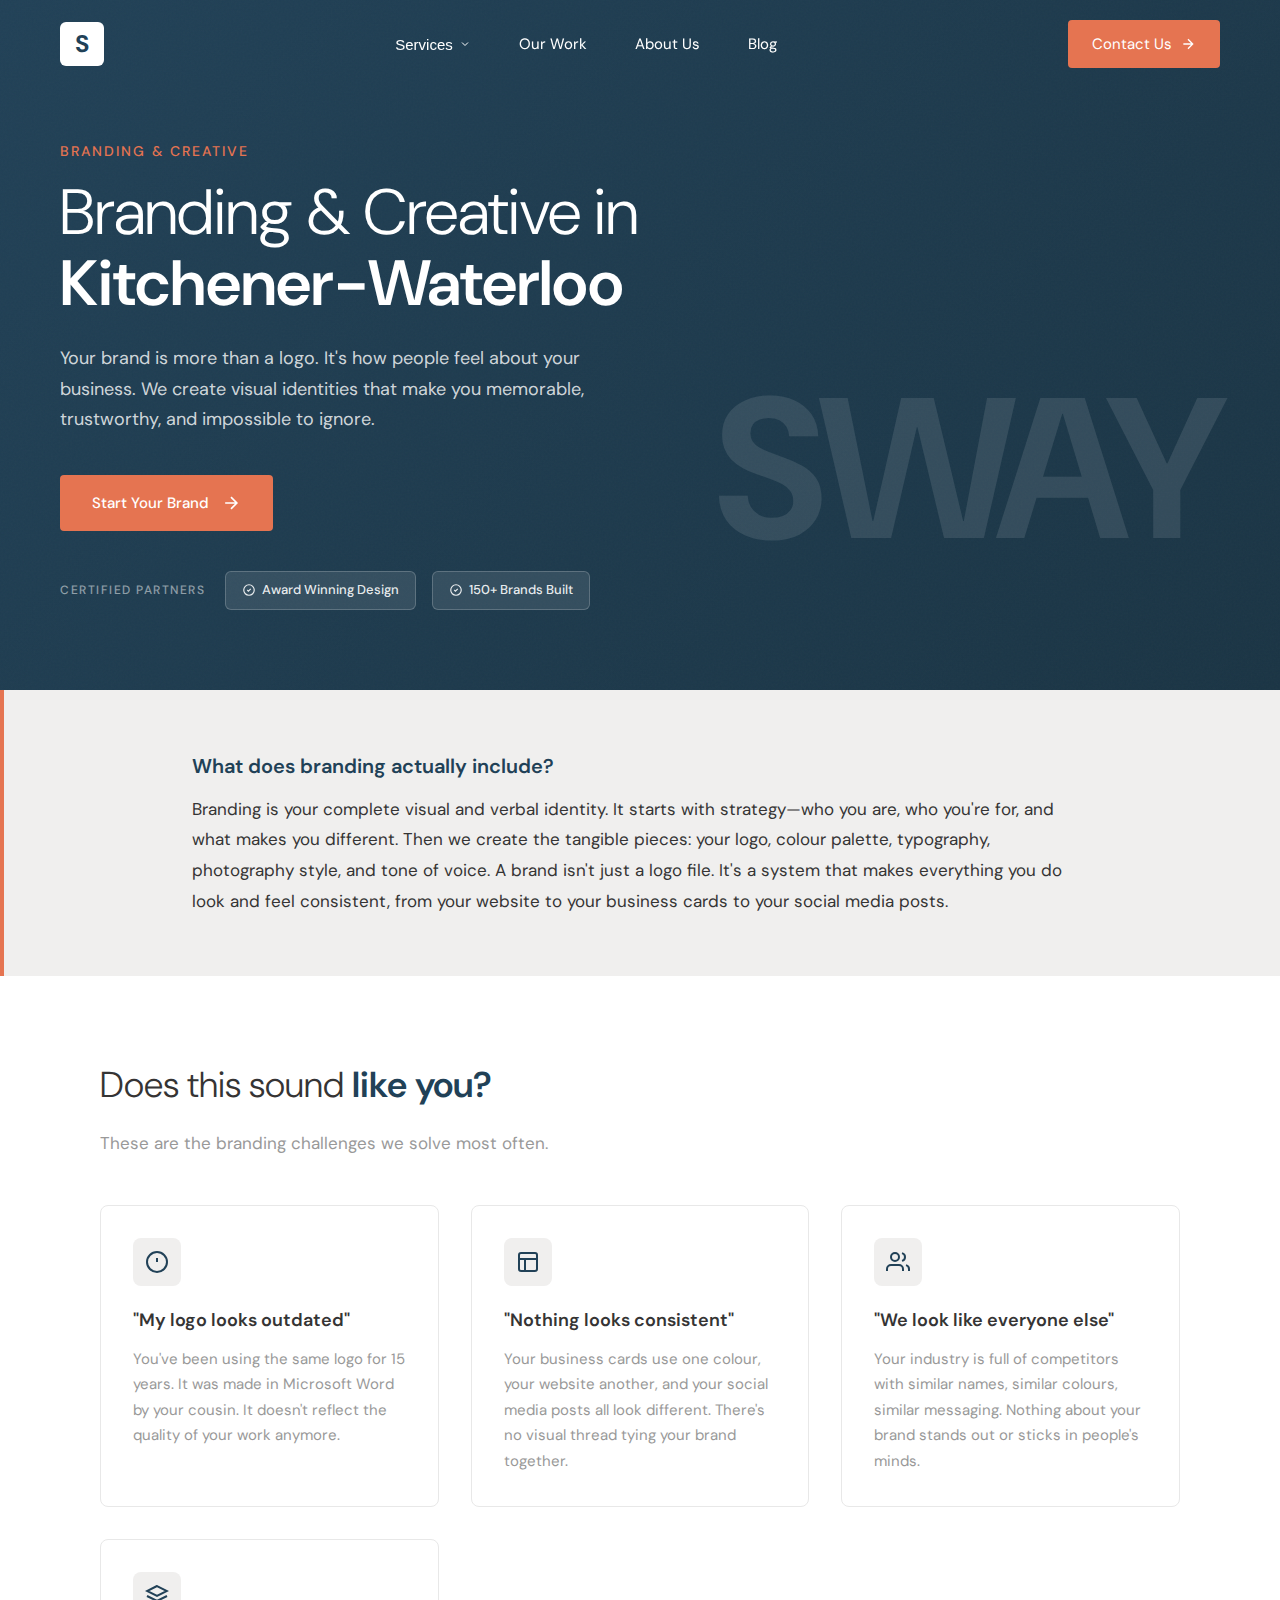
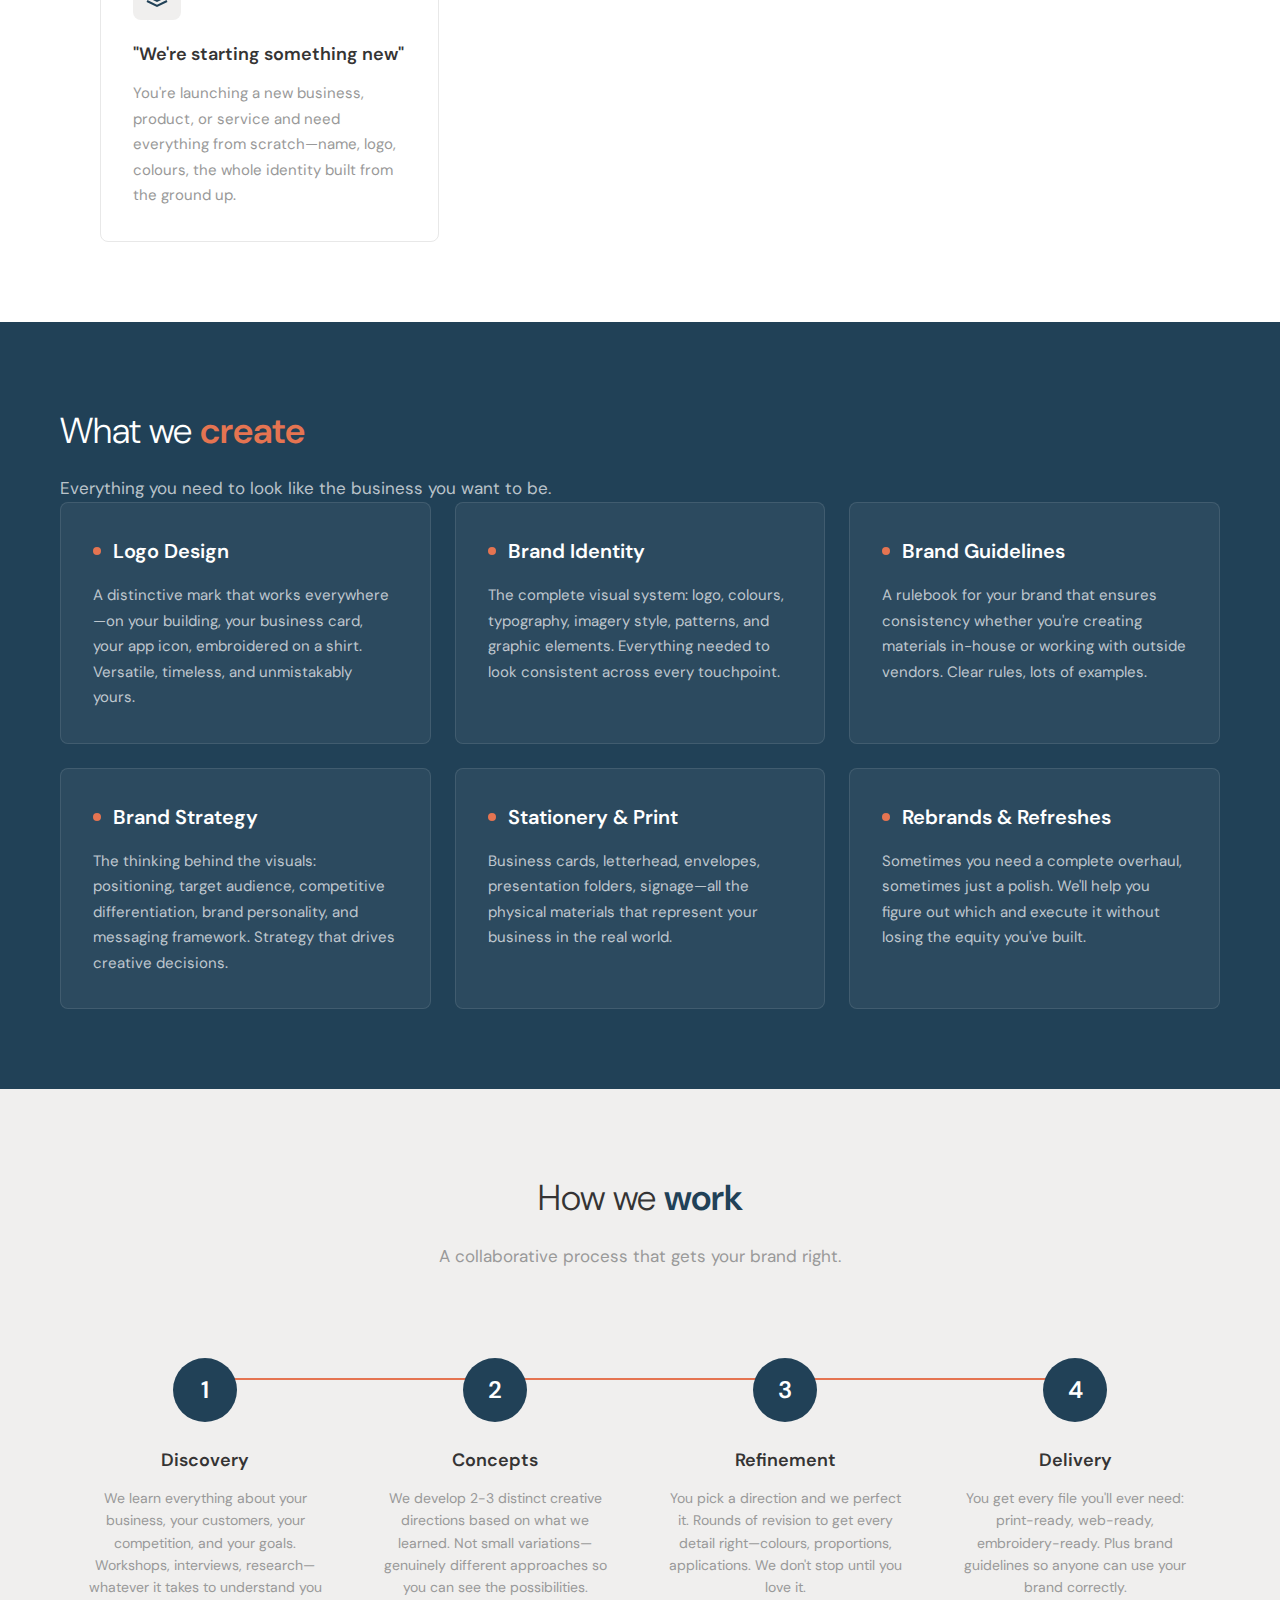
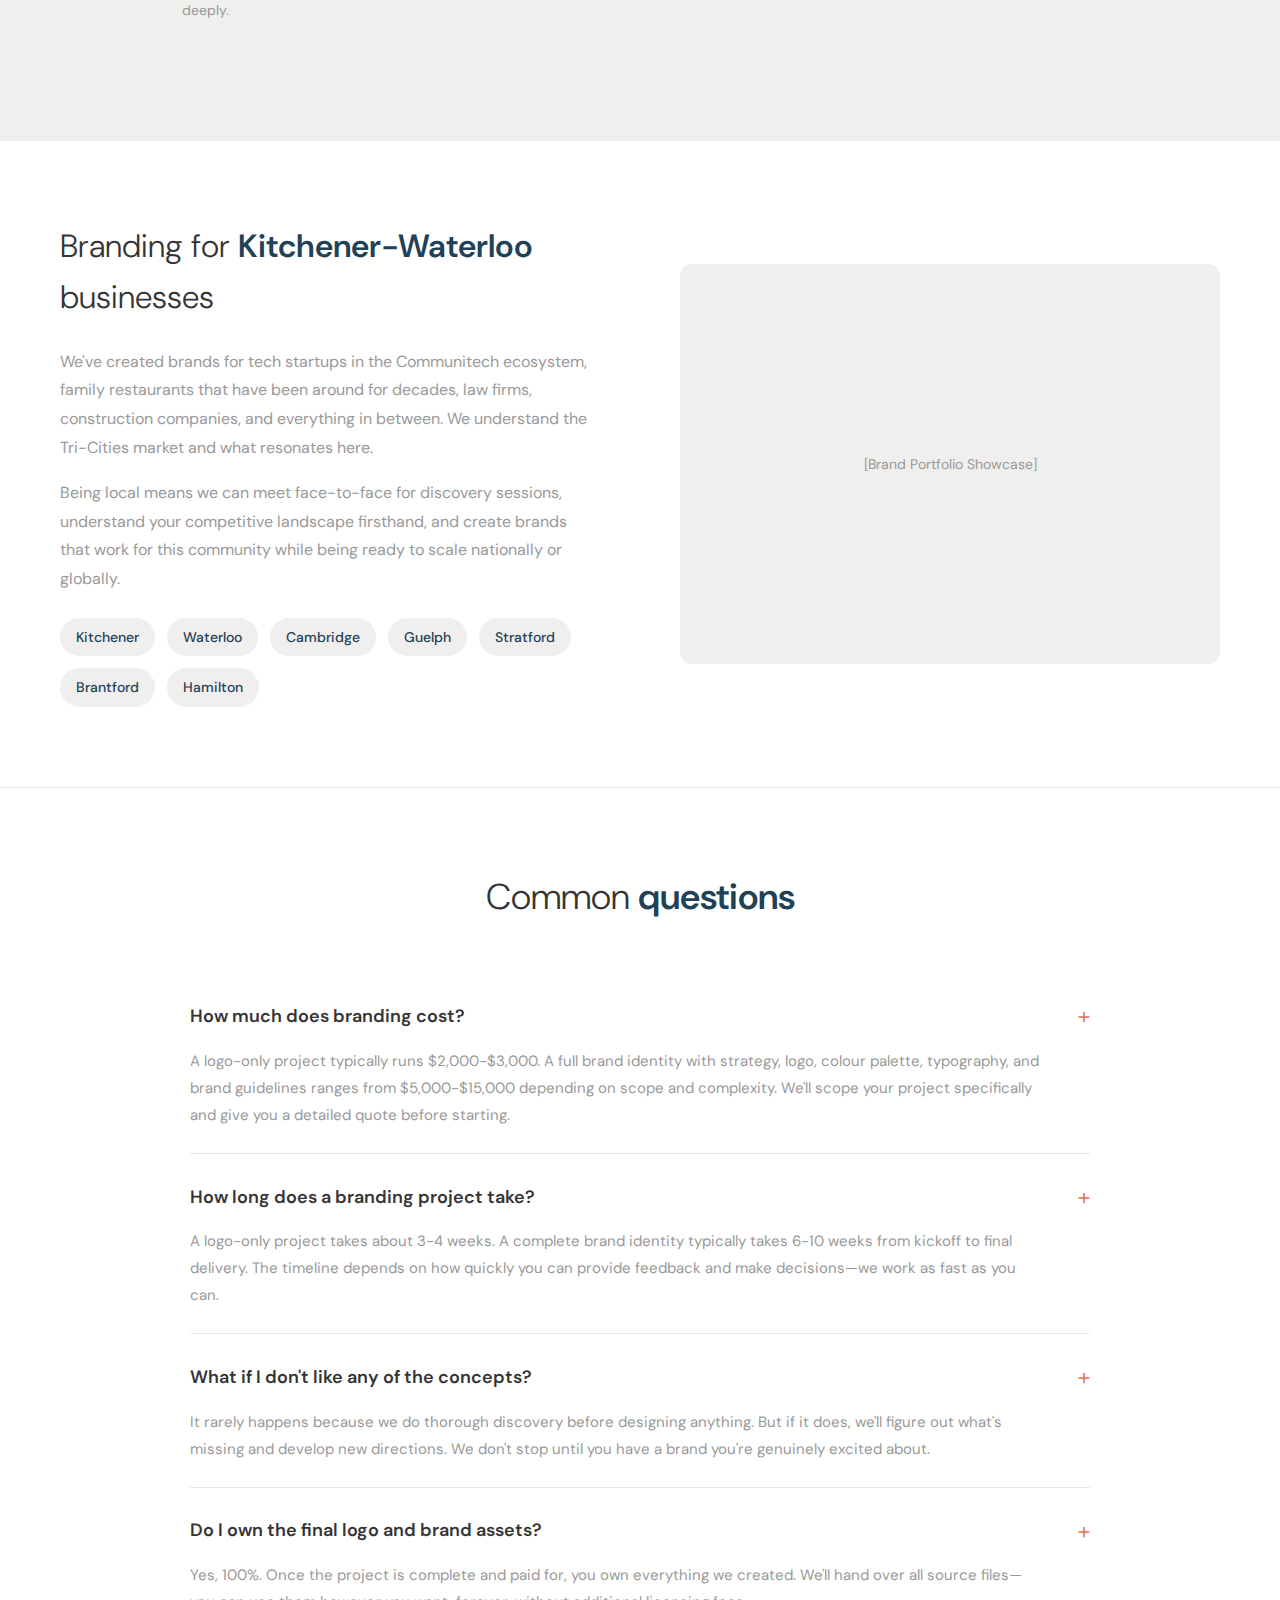
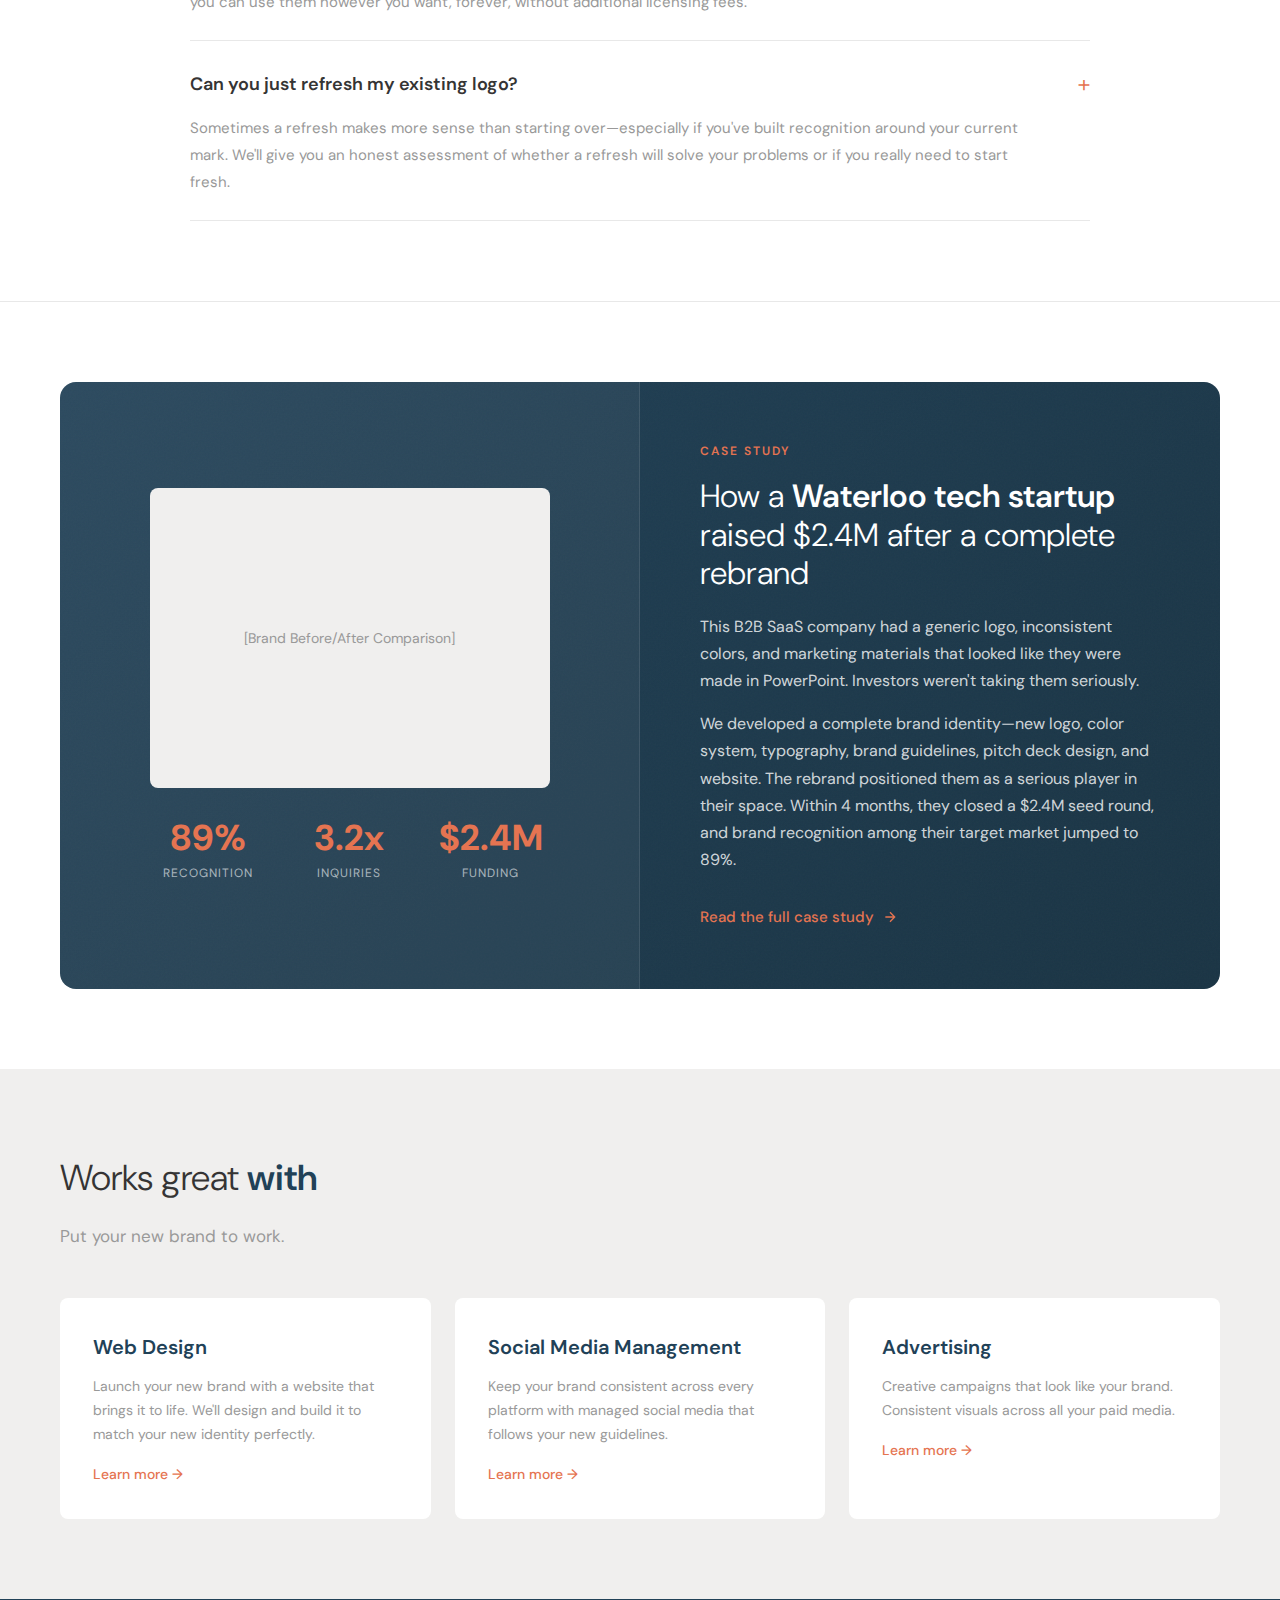
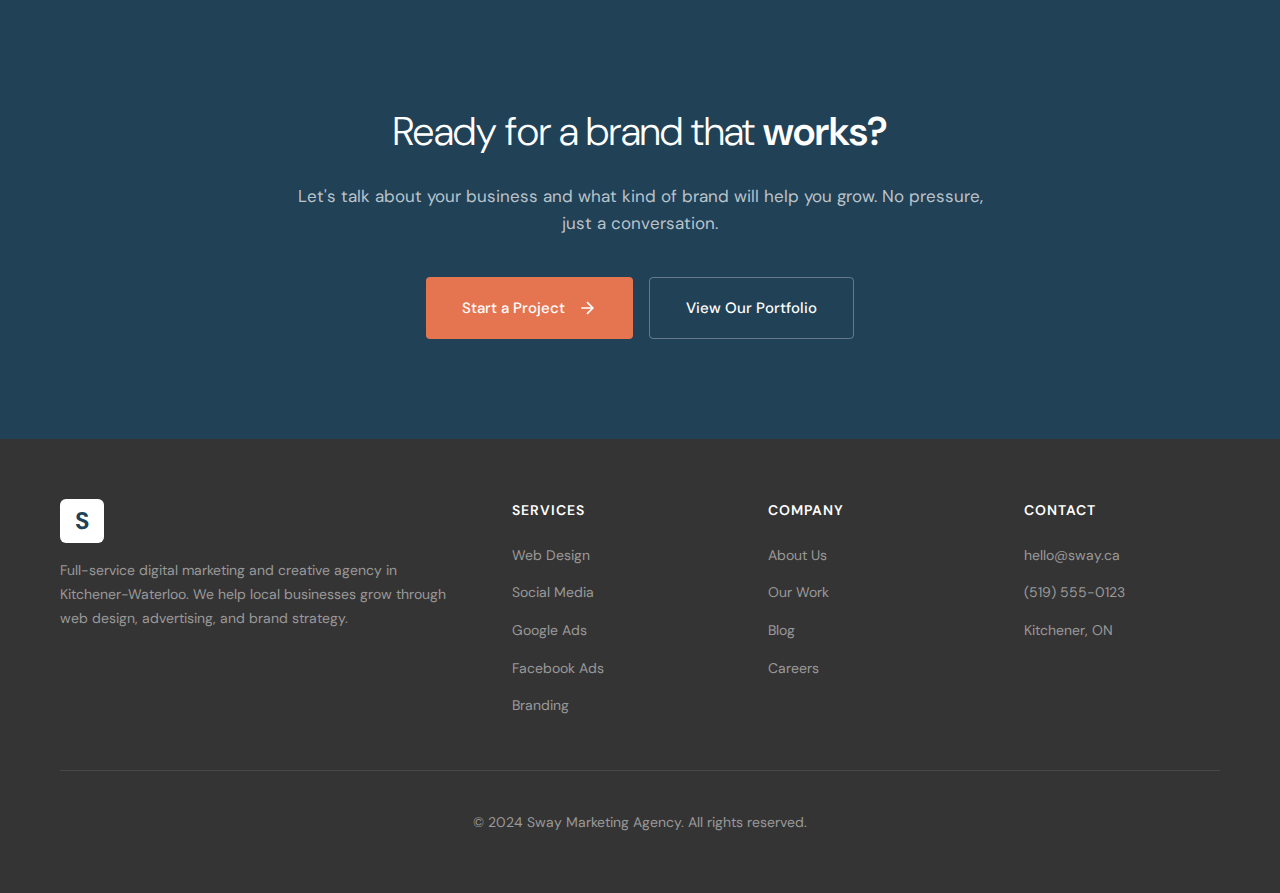
<file: Location/sway-branding-creative copy.html>
<!DOCTYPE html>
<html lang="en">

<head>
    <meta charset="UTF-8">
    <meta name="viewport" content="width=device-width, initial-scale=1.0">
    <title>Branding & Creative in Kitchener-Waterloo | Sway Marketing Agency</title>
    <meta name="description"
        content="Branding and creative services for Kitchener-Waterloo businesses. Logo design, brand identity, and visual strategy that makes your business memorable and trustworthy.">
    <link rel="preconnect" href="https://fonts.googleapis.com">
    <link rel="preconnect" href="https://fonts.gstatic.com" crossorigin>
    <link
        href="https://fonts.googleapis.com/css2?family=DM+Sans:opsz,wght@9..40,300;9..40,400;9..40,500;9..40,600;9..40,700&display=swap"
        rel="stylesheet">
    <link rel="stylesheet" href="../style.css">
</head>

<body>
    <nav class="nav">
        <a href="sway-web-design.html" class="nav-logo">S</a>
        <ul class="nav-links">
            <li class="dropdown">
                <button class="dropdown-trigger">Services<svg width="12" height="12" viewBox="0 0 24 24" fill="none"
                        stroke="currentColor" stroke-width="2">
                        <polyline points="6 9 12 15 18 9"></polyline>
                    </svg></button>
                <div class="dropdown-menu">
                    <div class="dropdown-menu-inner">
                        <div class="dropdown-section">
                            <span class="dropdown-label">Ontario (Main)</span>
                            <a href="../sway-web-design.html">Web Design</a>
                            <a href="../sway-social-media-management.html">Social Media Management</a>
                            <a href="../sway-google-ads.html">Google Ads</a>
                            <a href="../sway-facebook-ads.html">Facebook & Instagram Ads</a>
                            <a href="../sway-branding-creative.html" class="active">Branding & Creative</a>
                        </div>
                        <div class="dropdown-section">
                            <span class="dropdown-label">Kitchener-Waterloo</span>
                            <a href="sway-web-design copy.html">Web Design (KW)</a>
                            <a href="sway-social-media-management copy.html">Social Media (KW)</a>
                            <a href="sway-google-ads copy.html">Google Ads (KW)</a>
                            <a href="sway-facebook-ads copy.html">Facebook Ads (KW)</a>
                            <a href="sway-branding-creative copy.html" class="active">Branding (KW)</a>
                        </div>
                    </div>
                </div>
            </li>
            <li><a href="#">Our Work</a></li>
            <li><a href="#">About Us</a></li>
            <li><a href="#">Blog</a></li>
        </ul>
        <a href="#contact" class="nav-cta">Contact Us<svg width="16" height="16" viewBox="0 0 24 24" fill="none"
                stroke="currentColor" stroke-width="2">
                <path d="M5 12h14M12 5l7 7-7 7" />
            </svg></a>
    </nav>

    <section class="hero">
        <div class="hero-content">
            <div class="hero-eyebrow">Branding & Creative</div>
            <h1>Branding & Creative in <span>Kitchener-Waterloo</span></h1>
            <p class="hero-subtitle">Your brand is more than a logo. It's how people feel about your business. We create
                visual identities that make you memorable, trustworthy, and impossible to ignore.</p>
            <a href="#contact" class="hero-cta">Start Your Brand<svg width="20" height="20" viewBox="0 0 24 24"
                    fill="none" stroke="currentColor" stroke-width="2">
                    <path d="M5 12h14M12 5l7 7-7 7" />
                </svg></a>
            </a>
            <div class="hero-partners">
                <div class="hero-partners-label">Certified Partners</div>
                <div class="hero-partners-badges">
                    <div class="partner-badge">
                        <svg viewBox="0 0 24 24" fill="none" stroke="currentColor" stroke-width="2">
                            <path d="M9 12l2 2 4-4m6 2a9 9 0 11-18 0 9 9 0 0118 0z" />
                        </svg>
                        Award Winning Design
                    </div>
                    <div class="partner-badge">
                        <svg viewBox="0 0 24 24" fill="none" stroke="currentColor" stroke-width="2">
                            <path d="M9 12l2 2 4-4m6 2a9 9 0 11-18 0 9 9 0 0118 0z" />
                        </svg>
                        150+ Brands Built
                    </div>
                </div>
            </div>
        </div>
        <div class="hero-watermark">SWAY</div>
    </section>

    <section class="quick-answer">
        <div class="quick-answer-inner">
            <h2>What does branding actually include?</h2>
            <p>Branding is your complete visual and verbal identity. It starts with strategy—who you are, who you're
                for, and what makes you different. Then we create the tangible pieces: your logo, colour palette,
                typography, photography style, and tone of voice. A brand isn't just a logo file. It's a system that
                makes everything you do look and feel consistent, from your website to your business cards to your
                social media posts.</p>
        </div>
    </section>

    <section class="content-section">
        <div class="section-header">
            <h2>Does this sound <span>like you?</span></h2>
            <p>These are the branding challenges we solve most often.</p>
        </div>
        <div class="problems-grid">
            <div class="problem-card">
                <div class="problem-icon"><svg width="24" height="24" viewBox="0 0 24 24" fill="none"
                        stroke="currentColor" stroke-width="2">
                        <circle cx="12" cy="12" r="10" />
                        <line x1="12" y1="8" x2="12" y2="12" />
                        <line x1="12" y1="16" x2="12.01" y2="16" />
                    </svg></div>
                <h3>"My logo looks outdated"</h3>
                <p>You've been using the same logo for 15 years. It was made in Microsoft Word by your cousin. It
                    doesn't reflect the quality of your work anymore.</p>
            </div>
            <div class="problem-card">
                <div class="problem-icon"><svg width="24" height="24" viewBox="0 0 24 24" fill="none"
                        stroke="currentColor" stroke-width="2">
                        <rect x="3" y="3" width="18" height="18" rx="2" ry="2" />
                        <line x1="3" y1="9" x2="21" y2="9" />
                        <line x1="9" y1="21" x2="9" y2="9" />
                    </svg></div>
                <h3>"Nothing looks consistent"</h3>
                <p>Your business cards use one colour, your website another, and your social media posts all look
                    different. There's no visual thread tying your brand together.</p>
            </div>
            <div class="problem-card">
                <div class="problem-icon"><svg width="24" height="24" viewBox="0 0 24 24" fill="none"
                        stroke="currentColor" stroke-width="2">
                        <path d="M17 21v-2a4 4 0 0 0-4-4H5a4 4 0 0 0-4 4v2" />
                        <circle cx="9" cy="7" r="4" />
                        <path d="M23 21v-2a4 4 0 0 0-3-3.87" />
                        <path d="M16 3.13a4 4 0 0 1 0 7.75" />
                    </svg></div>
                <h3>"We look like everyone else"</h3>
                <p>Your industry is full of competitors with similar names, similar colours, similar messaging. Nothing
                    about your brand stands out or sticks in people's minds.</p>
            </div>
            <div class="problem-card">
                <div class="problem-icon"><svg width="24" height="24" viewBox="0 0 24 24" fill="none"
                        stroke="currentColor" stroke-width="2">
                        <path d="M12 2L2 7l10 5 10-5-10-5z" />
                        <path d="M2 17l10 5 10-5M2 12l10 5 10-5" />
                    </svg></div>
                <h3>"We're starting something new"</h3>
                <p>You're launching a new business, product, or service and need everything from scratch—name, logo,
                    colours, the whole identity built from the ground up.</p>
            </div>
        </div>
    </section>

    <section class="services-section">
        <div class="section-header" style="max-width:1200px;margin:0 auto;">
            <h2>What we <span>create</span></h2>
            <p>Everything you need to look like the business you want to be.</p>
        </div>
        <div class="services-grid">
            <div class="service-card">
                <h3>Logo Design</h3>
                <p>A distinctive mark that works everywhere—on your building, your business card, your app icon,
                    embroidered on a shirt. Versatile, timeless, and unmistakably yours.</p>
            </div>
            <div class="service-card">
                <h3>Brand Identity</h3>
                <p>The complete visual system: logo, colours, typography, imagery style, patterns, and graphic elements.
                    Everything needed to look consistent across every touchpoint.</p>
            </div>
            <div class="service-card">
                <h3>Brand Guidelines</h3>
                <p>A rulebook for your brand that ensures consistency whether you're creating materials in-house or
                    working with outside vendors. Clear rules, lots of examples.</p>
            </div>
            <div class="service-card">
                <h3>Brand Strategy</h3>
                <p>The thinking behind the visuals: positioning, target audience, competitive differentiation, brand
                    personality, and messaging framework. Strategy that drives creative decisions.</p>
            </div>
            <div class="service-card">
                <h3>Stationery & Print</h3>
                <p>Business cards, letterhead, envelopes, presentation folders, signage—all the physical materials that
                    represent your business in the real world.</p>
            </div>
            <div class="service-card">
                <h3>Rebrands & Refreshes</h3>
                <p>Sometimes you need a complete overhaul, sometimes just a polish. We'll help you figure out which and
                    execute it without losing the equity you've built.</p>
            </div>
        </div>
    </section>

    <section class="process-section">
        <div class="section-header" style="text-align:center;max-width:600px;margin:0 auto 48px;">
            <h2>How we <span>work</span></h2>
            <p>A collaborative process that gets your brand right.</p>
        </div>
        <div class="process-grid">
            <div class="process-step">
                <div class="process-number">1</div>
                <h3>Discovery</h3>
                <p>We learn everything about your business, your customers, your competition, and your goals. Workshops,
                    interviews, research—whatever it takes to understand you deeply.</p>
            </div>
            <div class="process-step">
                <div class="process-number">2</div>
                <h3>Concepts</h3>
                <p>We develop 2-3 distinct creative directions based on what we learned. Not small variations—genuinely
                    different approaches so you can see the possibilities.</p>
            </div>
            <div class="process-step">
                <div class="process-number">3</div>
                <h3>Refinement</h3>
                <p>You pick a direction and we perfect it. Rounds of revision to get every detail right—colours,
                    proportions, applications. We don't stop until you love it.</p>
            </div>
            <div class="process-step">
                <div class="process-number">4</div>
                <h3>Delivery</h3>
                <p>You get every file you'll ever need: print-ready, web-ready, embroidery-ready. Plus brand guidelines
                    so anyone can use your brand correctly.</p>
            </div>
        </div>
    </section>

    <section class="local-section">
        <div class="local-content">
            <div class="local-text">
                <h2>Branding for <span>Kitchener-Waterloo</span> businesses</h2>
                <p>We've created brands for tech startups in the Communitech ecosystem, family restaurants that have
                    been around for decades, law firms, construction companies, and everything in between. We understand
                    the Tri-Cities market and what resonates here.</p>
                <p>Being local means we can meet face-to-face for discovery sessions, understand your competitive
                    landscape firsthand, and create brands that work for this community while being ready to scale
                    nationally or globally.</p>
                <div class="local-areas">
                    <span>Kitchener</span><span>Waterloo</span><span>Cambridge</span><span>Guelph</span><span>Stratford</span><span>Brantford</span><span>Hamilton</span>
                </div>
            </div>
            <div class="local-map">[Brand Portfolio Showcase]</div>
        </div>
    </section>

    <section class="faq-section">
        <div class="section-header" style="text-align:center;max-width:600px;margin:0 auto 48px;">
            <h2>Common <span>questions</span></h2>
        </div>
        <div class="faq-grid">
            <div class="faq-item">
                <div class="faq-question">How much does branding cost?</div>
                <p class="faq-answer">A logo-only project typically runs $2,000-$3,000. A full brand identity with
                    strategy, logo, colour palette, typography, and brand guidelines ranges from $5,000-$15,000
                    depending on scope and complexity. We'll scope your project specifically and give you a detailed
                    quote before starting.</p>
            </div>
            <div class="faq-item">
                <div class="faq-question">How long does a branding project take?</div>
                <p class="faq-answer">A logo-only project takes about 3-4 weeks. A complete brand identity typically
                    takes 6-10 weeks from kickoff to final delivery. The timeline depends on how quickly you can provide
                    feedback and make decisions—we work as fast as you can.</p>
            </div>
            <div class="faq-item">
                <div class="faq-question">What if I don't like any of the concepts?</div>
                <p class="faq-answer">It rarely happens because we do thorough discovery before designing anything. But
                    if it does, we'll figure out what's missing and develop new directions. We don't stop until you have
                    a brand you're genuinely excited about.</p>
            </div>
            <div class="faq-item">
                <div class="faq-question">Do I own the final logo and brand assets?</div>
                <p class="faq-answer">Yes, 100%. Once the project is complete and paid for, you own everything we
                    created. We'll hand over all source files—you can use them however you want, forever, without
                    additional licensing fees.</p>
            </div>
            <div class="faq-item">
                <div class="faq-question">Can you just refresh my existing logo?</div>
                <p class="faq-answer">Sometimes a refresh makes more sense than starting over—especially if you've built
                    recognition around your current mark. We'll give you an honest assessment of whether a refresh will
                    solve your problems or if you really need to start fresh.</p>
            </div>
        </div>
    </section>

    <section class="case-study-section">
        <div class="case-study-container">
            <div class="case-study-content">
                <div class="case-study-visual">
                    <div class="case-study-image">[Brand Before/After Comparison]</div>
                    <div class="case-study-stats">
                        <div class="case-study-stat">
                            <div class="case-study-stat-number">89%</div>
                            <div class="case-study-stat-label">Recognition</div>
                        </div>
                        <div class="case-study-stat">
                            <div class="case-study-stat-number">3.2x</div>
                            <div class="case-study-stat-label">Inquiries</div>
                        </div>
                        <div class="case-study-stat">
                            <div class="case-study-stat-number">$2.4M</div>
                            <div class="case-study-stat-label">Funding</div>
                        </div>
                    </div>
                </div>
                <div class="case-study-story">
                    <div class="case-study-eyebrow">Case Study</div>
                    <h3>How a <span>Waterloo tech startup</span> raised $2.4M after a complete rebrand</h3>
                    <p>This B2B SaaS company had a generic logo, inconsistent colors, and marketing materials that
                        looked like they were made in PowerPoint. Investors weren't taking them seriously.</p>
                    <p>We developed a complete brand identity—new logo, color system, typography, brand guidelines,
                        pitch deck design, and website. The rebrand positioned them as a serious player in their space.
                        Within 4 months, they closed a $2.4M seed round, and brand recognition among their target market
                        jumped to 89%.</p>
                    <a href="#" class="case-study-link">
                        Read the full case study
                        <svg width="16" height="16" viewBox="0 0 24 24" fill="none" stroke="currentColor"
                            stroke-width="2">
                            <path d="M5 12h14M12 5l7 7-7 7" />
                        </svg>
                    </a>
                </div>
            </div>
        </div>
    </section>

    <section class="related-section">
        <div class="section-header" style="max-width:1200px;margin:0 auto 48px;">
            <h2>Works great <span>with</span></h2>
            <p>Put your new brand to work.</p>
        </div>
        <div class="related-grid">
            <a href="sway-web-design.html" class="related-card">
                <h3>Web Design</h3>
                <p>Launch your new brand with a website that brings it to life. We'll design and build it to match your
                    new identity perfectly.</p><span class="link">Learn more →</span>
            </a>
            <a href="sway-social-media-management.html" class="related-card">
                <h3>Social Media Management</h3>
                <p>Keep your brand consistent across every platform with managed social media that follows your new
                    guidelines.</p><span class="link">Learn more →</span>
            </a>
            <a href="sway-facebook-ads.html" class="related-card">
                <h3>Advertising</h3>
                <p>Creative campaigns that look like your brand. Consistent visuals across all your paid media.</p><span
                    class="link">Learn more →</span>
            </a>
        </div>
    </section>

    <section class="cta-section" id="contact">
        <div class="cta-content">
            <h2>Ready for a brand that <span>works?</span></h2>
            <p>Let's talk about your business and what kind of brand will help you grow. No pressure, just a
                conversation.</p>
            <div class="cta-buttons">
                <a href="#" class="cta-primary">Start a Project<svg width="20" height="20" viewBox="0 0 24 24"
                        fill="none" stroke="currentColor" stroke-width="2">
                        <path d="M5 12h14M12 5l7 7-7 7" />
                    </svg></a>
                <a href="#" class="cta-secondary">View Our Portfolio</a>
            </div>
        </div>
    </section>

    <footer class="footer">
        <div class="footer-content">
            <div class="footer-brand">
                <div class="footer-logo">S</div>
                <p>Full-service digital marketing and creative agency in Kitchener-Waterloo. We help local businesses
                    grow through web design, advertising, and brand strategy.</p>
            </div>
            <div class="footer-column">
                <h4>Services</h4>
                <ul>
                    <li><a href="../sway-web-design.html">Web Design</a></li>
                    <li><a href="../sway-social-media-management.html">Social Media</a></li>
                    <li><a href="../sway-google-ads.html">Google Ads</a></li>
                    <li><a href="../sway-facebook-ads.html">Facebook Ads</a></li>
                    <li><a href="../sway-branding-creative.html">Branding</a></li>
                </ul>
            </div>
            <div class="footer-column">
                <h4>Company</h4>
                <ul>
                    <li><a href="#">About Us</a></li>
                    <li><a href="#">Our Work</a></li>
                    <li><a href="#">Blog</a></li>
                    <li><a href="#">Careers</a></li>
                </ul>
            </div>
            <div class="footer-column">
                <h4>Contact</h4>
                <ul>
                    <li><a href="mailto:hello@sway.ca">hello@sway.ca</a></li>
                    <li><a href="tel:5195550123">(519) 555-0123</a></li>
                    <li><a href="#">Kitchener, ON</a></li>
                </ul>
            </div>
        </div>
        <div class="footer-bottom">
            <p>© 2024 Sway Marketing Agency. All rights reserved.</p>
        </div>
    </footer>

    <script>window.addEventListener('scroll', function () { const nav = document.querySelector('.nav'); if (window.scrollY > 100) { nav.classList.add('scrolled') } else { nav.classList.remove('scrolled') } });</script>
</body>

</html>
</file>
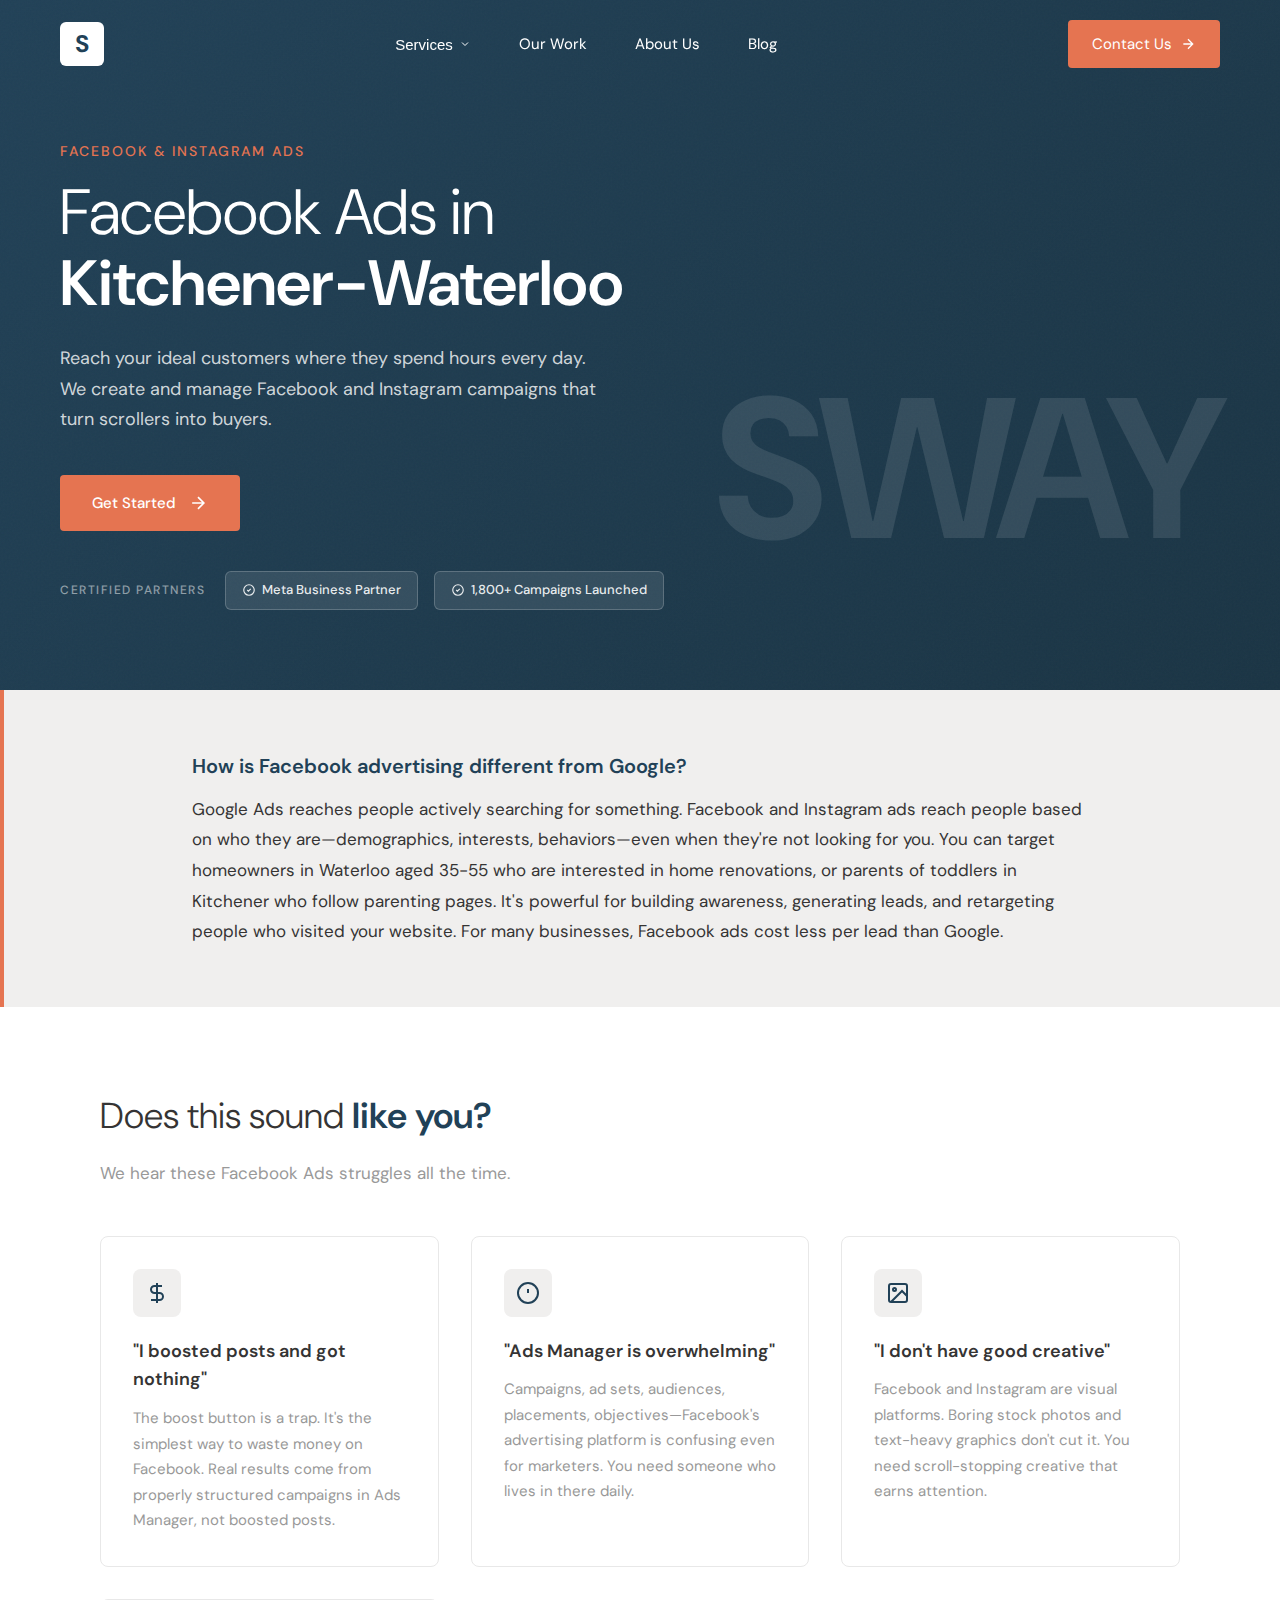
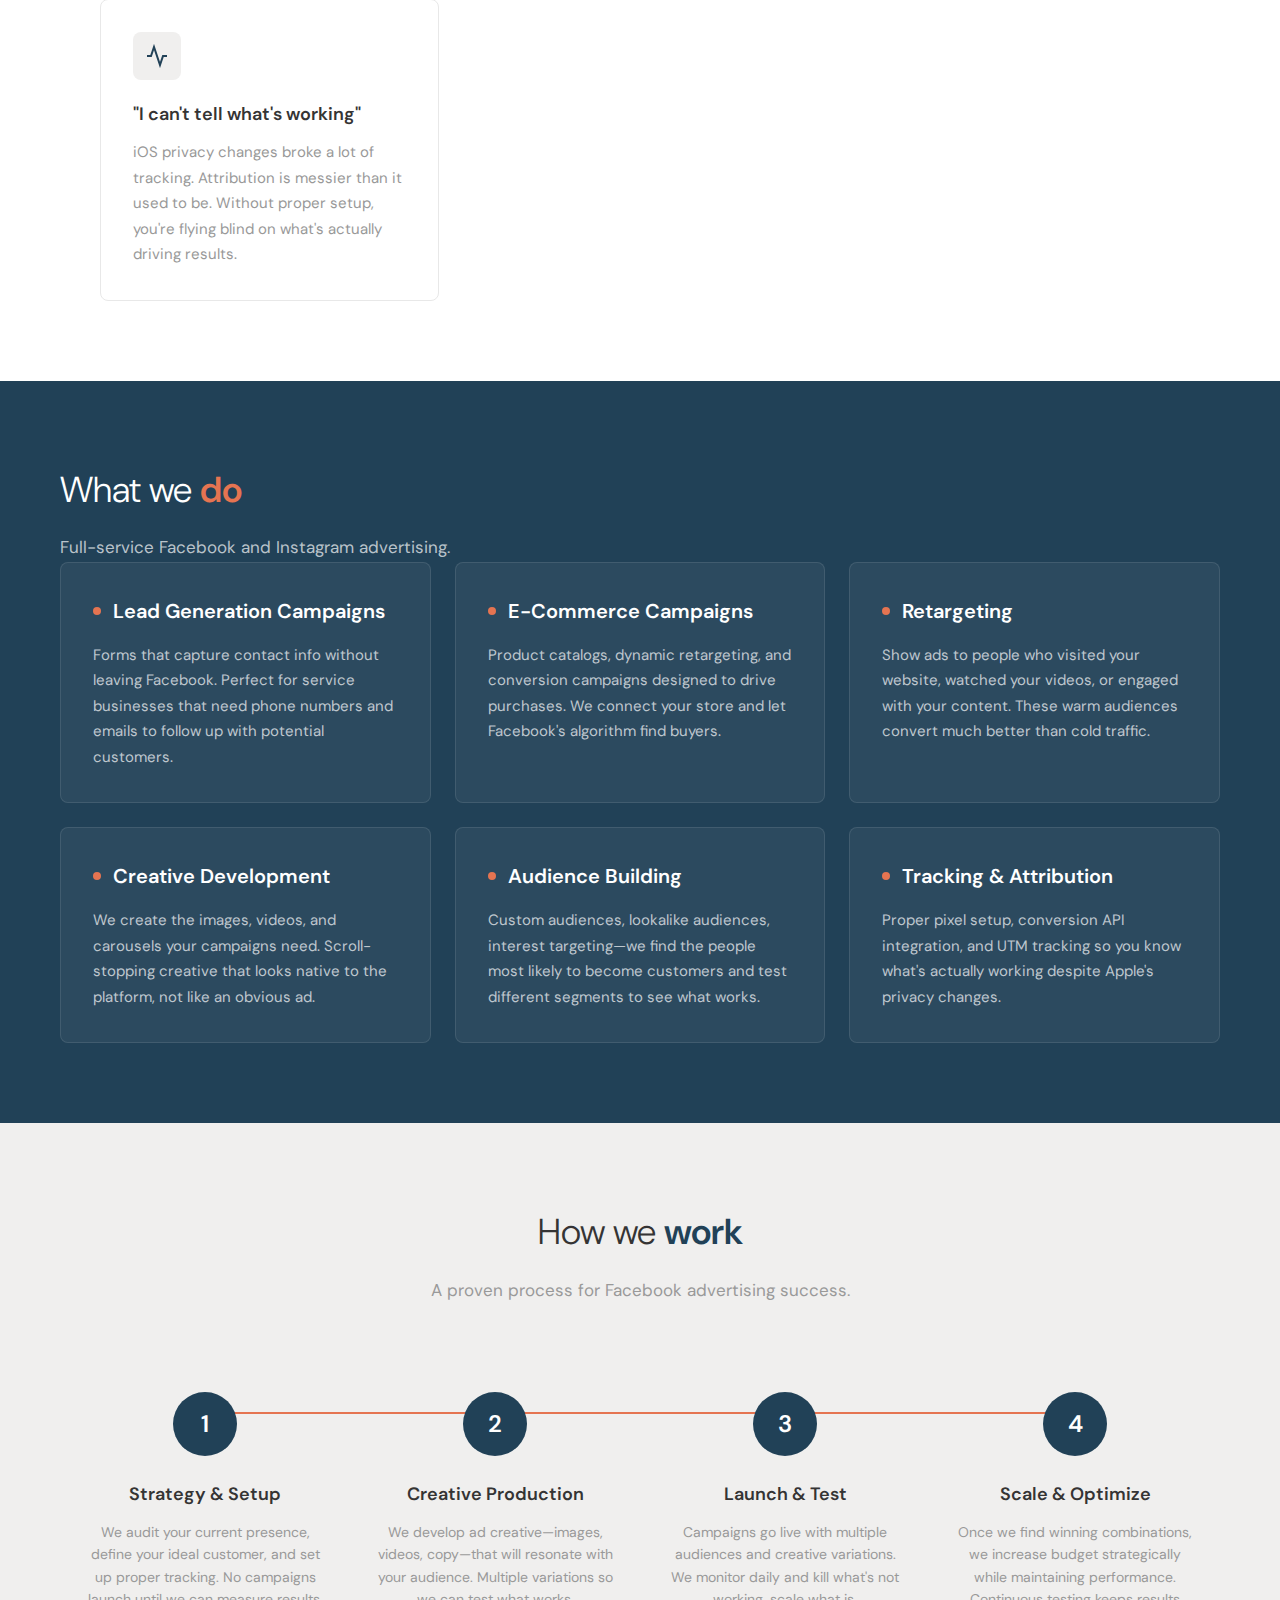
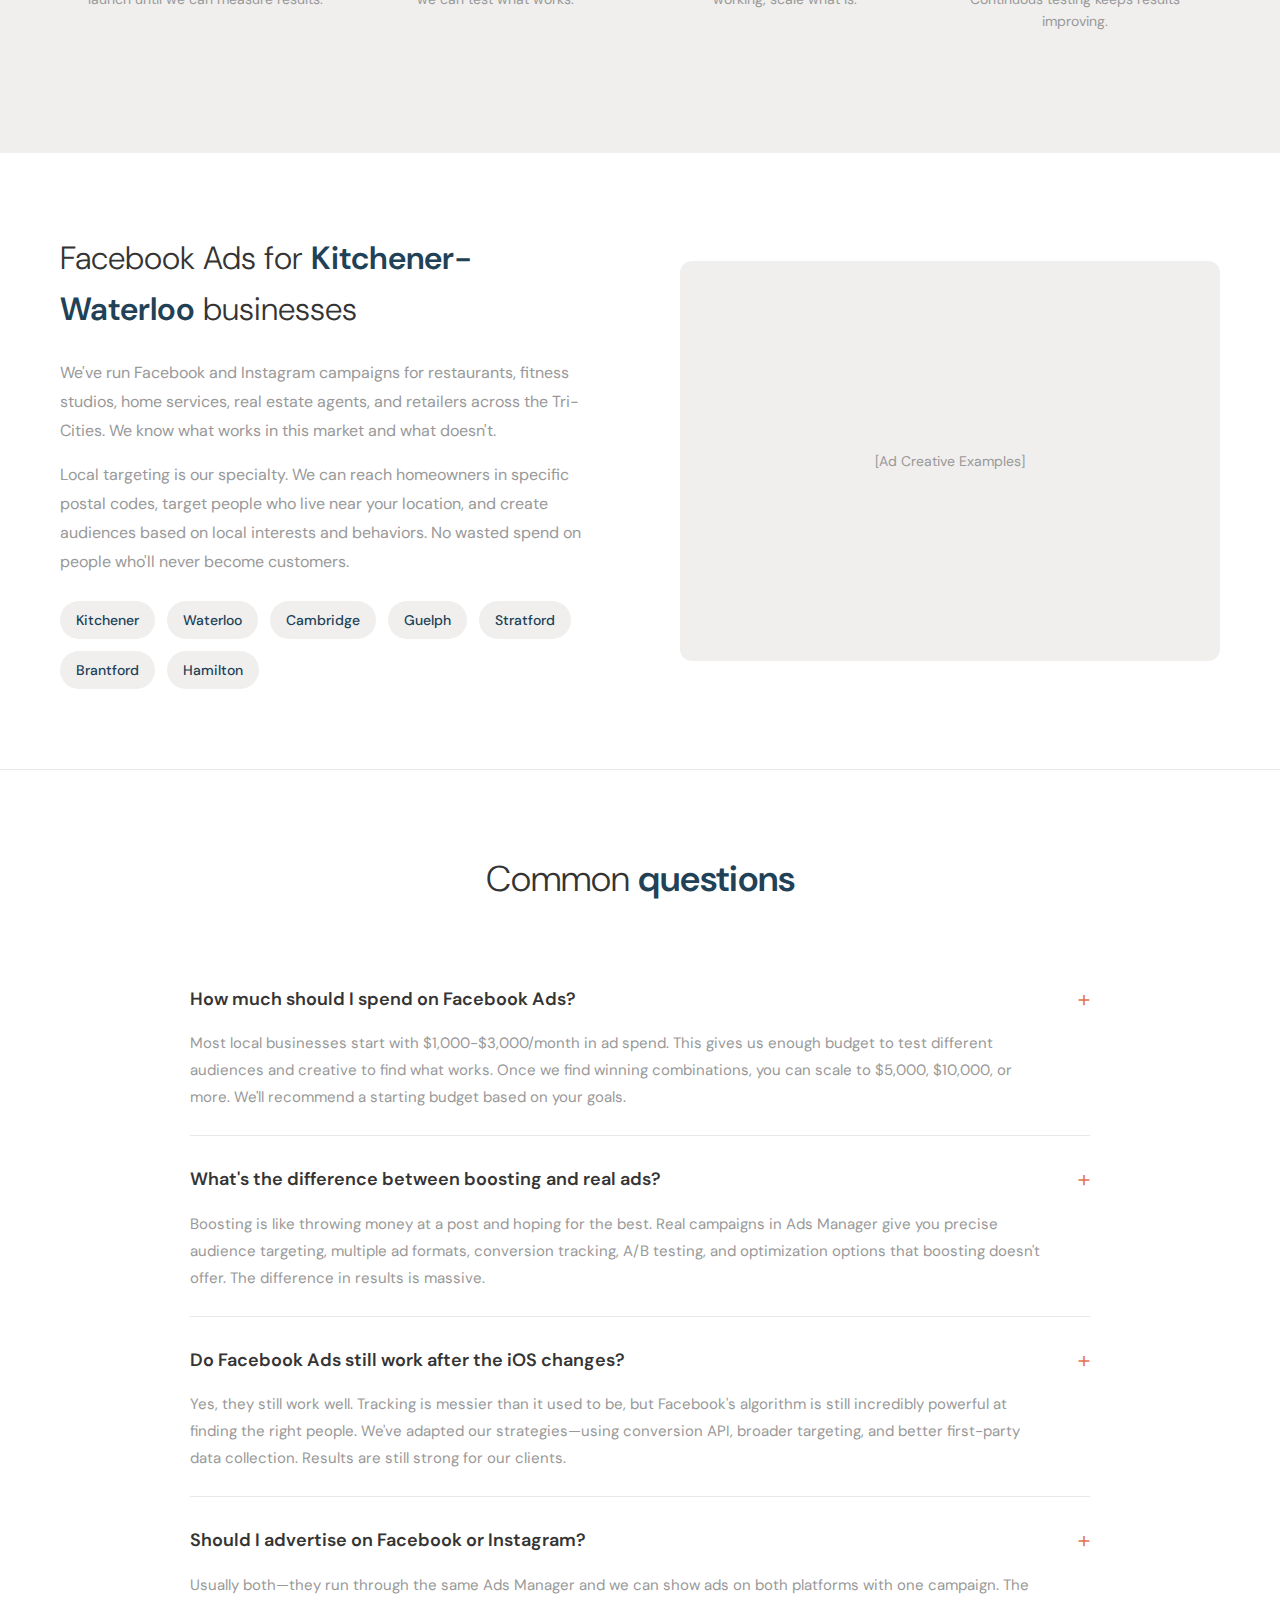
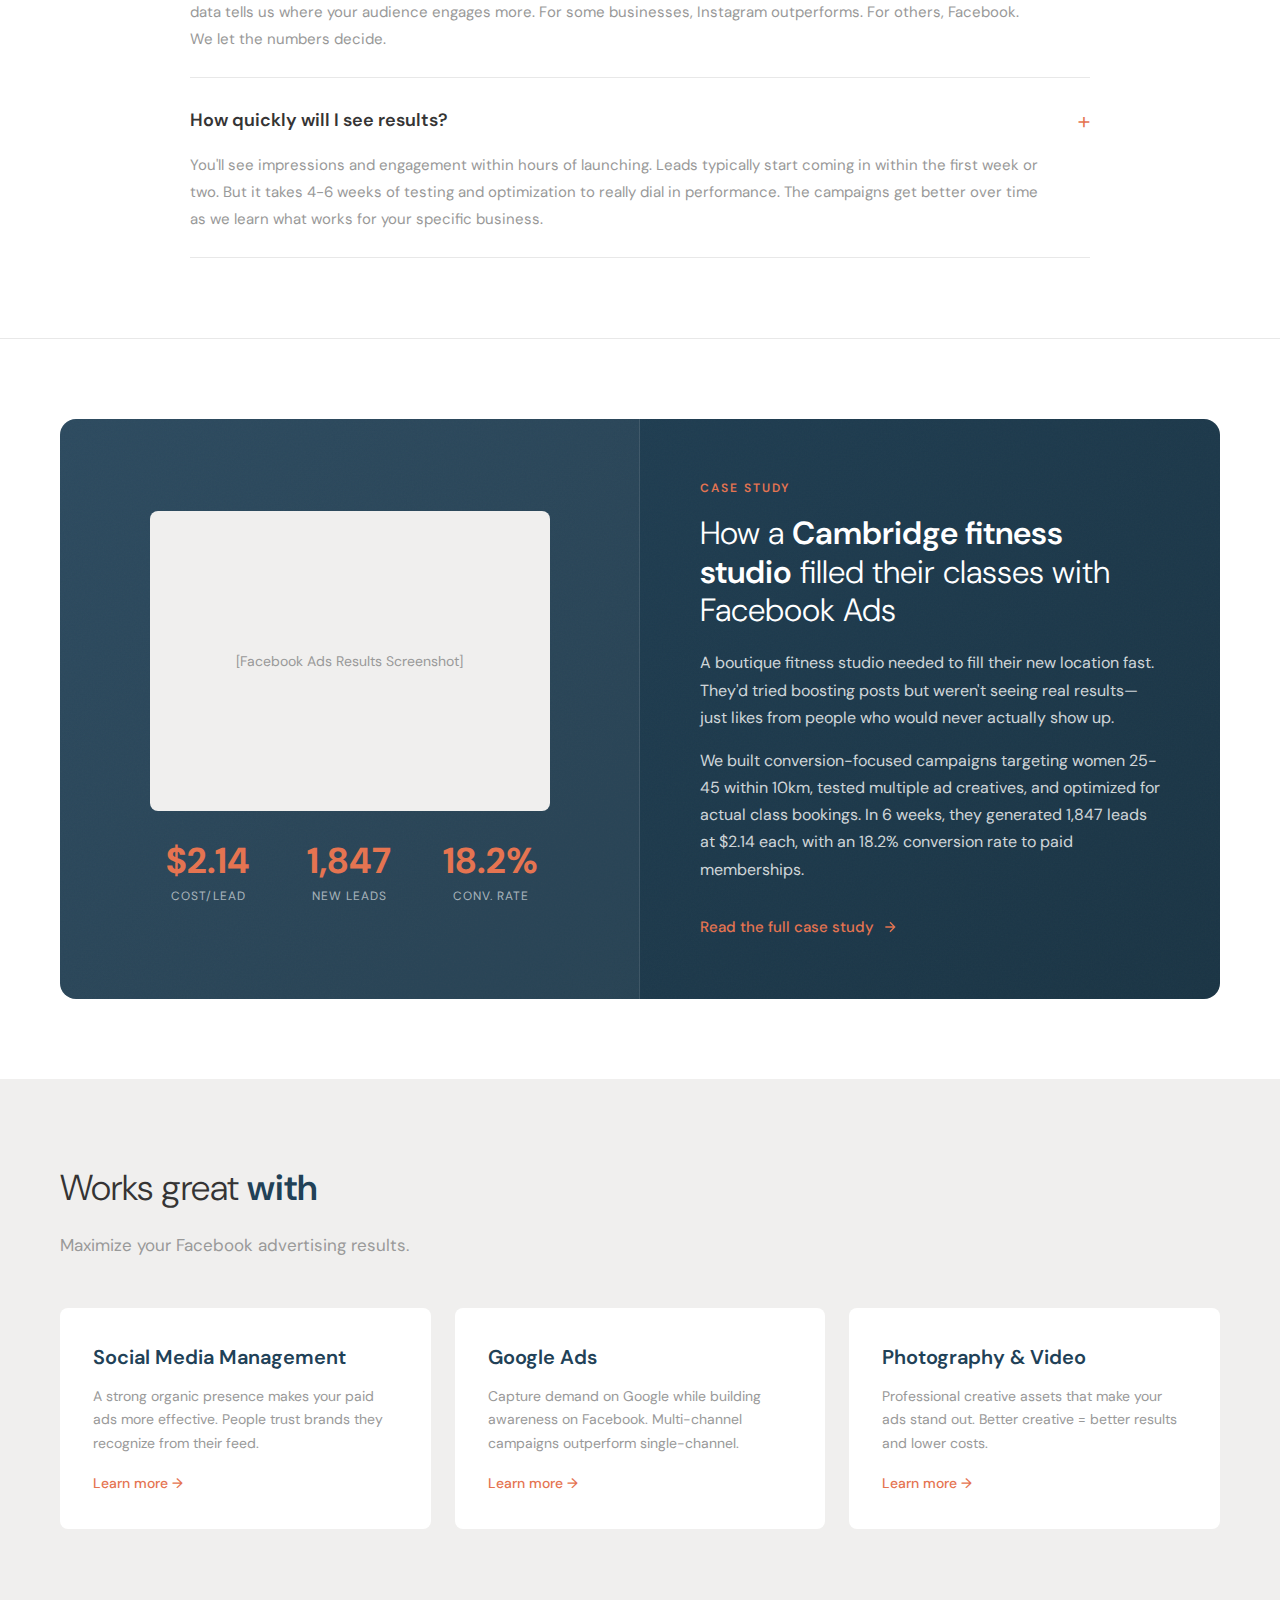
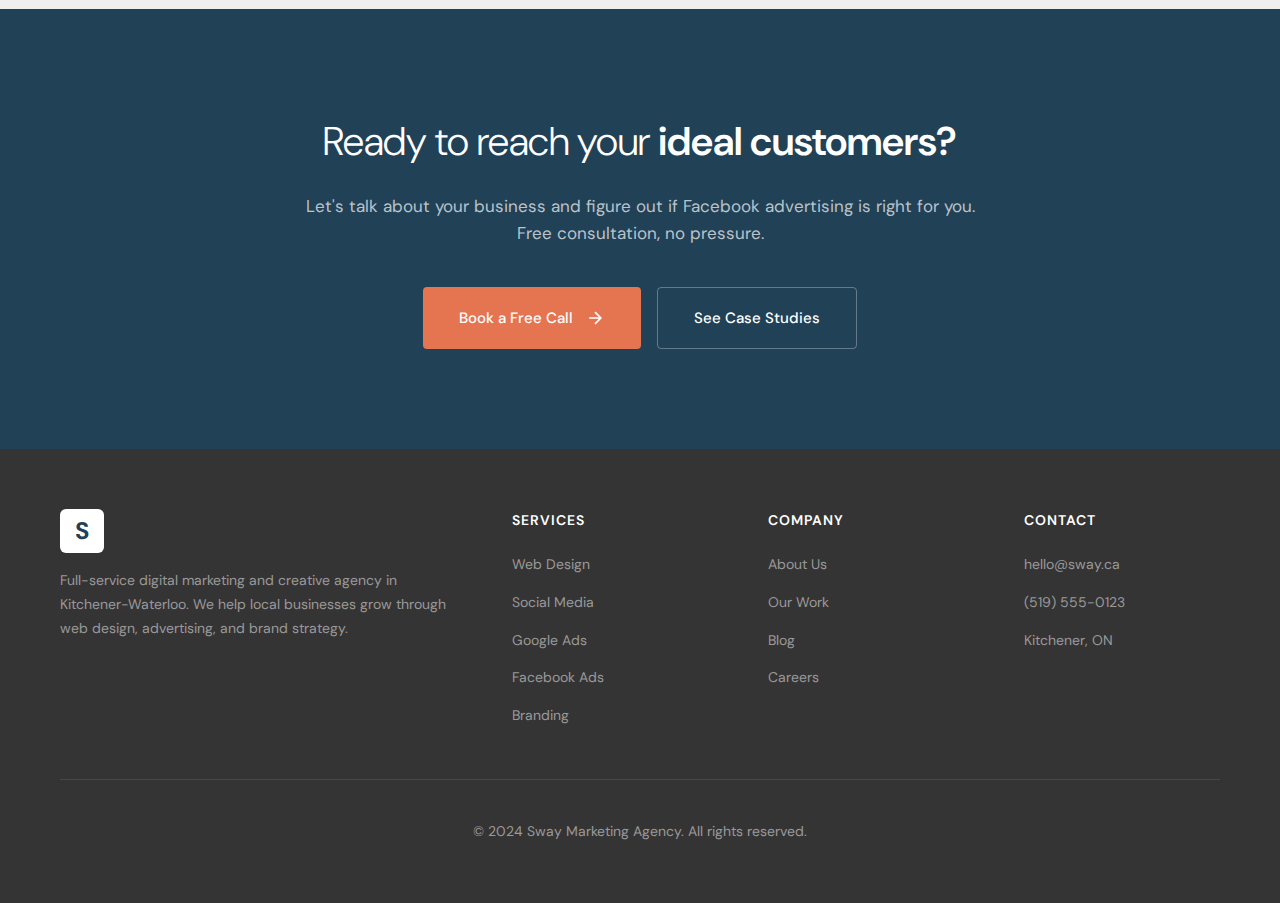
<file: Location/sway-facebook-ads copy.html>
<!DOCTYPE html>
<html lang="en">

<head>
    <meta charset="UTF-8">
    <meta name="viewport" content="width=device-width, initial-scale=1.0">
    <title>Facebook & Instagram Ads in Kitchener-Waterloo | Sway Marketing Agency</title>
    <meta name="description"
        content="Facebook and Instagram advertising for Kitchener-Waterloo businesses. We create campaigns that turn scrollers into customers. Meta Business Partner agency.">
    <link rel="preconnect" href="https://fonts.googleapis.com">
    <link rel="preconnect" href="https://fonts.gstatic.com" crossorigin>
    <link
        href="https://fonts.googleapis.com/css2?family=DM+Sans:opsz,wght@9..40,300;9..40,400;9..40,500;9..40,600;9..40,700&display=swap"
        rel="stylesheet">
    <link rel="stylesheet" href="../style.css">
</head>

<body>
    <nav class="nav">
        <a href="sway-web-design.html" class="nav-logo">S</a>
        <ul class="nav-links">
            <li class="dropdown">
                <button class="dropdown-trigger">Services<svg width="12" height="12" viewBox="0 0 24 24" fill="none"
                        stroke="currentColor" stroke-width="2">
                        <polyline points="6 9 12 15 18 9"></polyline>
                    </svg></button>
                <div class="dropdown-menu">
                    <div class="dropdown-menu-inner">
                        <div class="dropdown-section">
                            <span class="dropdown-label">Ontario (Main)</span>
                            <a href="../sway-web-design.html">Web Design</a>
                            <a href="../sway-social-media-management.html">Social Media Management</a>
                            <a href="../sway-google-ads.html">Google Ads</a>
                            <a href="../sway-facebook-ads.html">Facebook & Instagram Ads</a>
                            <a href="../sway-branding-creative.html">Branding & Creative</a>
                        </div>
                        <div class="dropdown-section">
                            <span class="dropdown-label">Kitchener-Waterloo</span>
                            <a href="sway-web-design copy.html">Web Design (KW)</a>
                            <a href="sway-social-media-management copy.html">Social Media (KW)</a>
                            <a href="sway-google-ads copy.html">Google Ads (KW)</a>
                            <a href="sway-facebook-ads copy.html" class="active">Facebook Ads (KW)</a>
                            <a href="sway-branding-creative copy.html">Branding (KW)</a>
                        </div>
                    </div>
                </div>
            </li>
            <li><a href="#">Our Work</a></li>
            <li><a href="#">About Us</a></li>
            <li><a href="#">Blog</a></li>
        </ul>
        <a href="#contact" class="nav-cta">Contact Us<svg width="16" height="16" viewBox="0 0 24 24" fill="none"
                stroke="currentColor" stroke-width="2">
                <path d="M5 12h14M12 5l7 7-7 7" />
            </svg></a>
    </nav>

    <section class="hero">
        <div class="hero-content">
            <div class="hero-eyebrow">Facebook & Instagram Ads</div>
            <h1>Facebook Ads in <span>Kitchener-Waterloo</span></h1>
            <p class="hero-subtitle">Reach your ideal customers where they spend hours every day. We create and manage
                Facebook and Instagram campaigns that turn scrollers into buyers.</p>
            <a href="#contact" class="hero-cta">Get Started<svg width="20" height="20" viewBox="0 0 24 24" fill="none"
                    stroke="currentColor" stroke-width="2">
                    <path d="M5 12h14M12 5l7 7-7 7" />
                </svg></a>
            </a>
            <div class="hero-partners">
                <div class="hero-partners-label">Certified Partners</div>
                <div class="hero-partners-badges">
                    <div class="partner-badge">
                        <svg viewBox="0 0 24 24" fill="none" stroke="currentColor" stroke-width="2">
                            <path d="M9 12l2 2 4-4m6 2a9 9 0 11-18 0 9 9 0 0118 0z" />
                        </svg>
                        Meta Business Partner
                    </div>
                    <div class="partner-badge">
                        <svg viewBox="0 0 24 24" fill="none" stroke="currentColor" stroke-width="2">
                            <path d="M9 12l2 2 4-4m6 2a9 9 0 11-18 0 9 9 0 0118 0z" />
                        </svg>
                        1,800+ Campaigns Launched
                    </div>
                </div>
            </div>
        </div>
        <div class="hero-watermark">SWAY</div>
    </section>

    <section class="quick-answer">
        <div class="quick-answer-inner">
            <h2>How is Facebook advertising different from Google?</h2>
            <p>Google Ads reaches people actively searching for something. Facebook and Instagram ads reach people based
                on who they are—demographics, interests, behaviors—even when they're not looking for you. You can target
                homeowners in Waterloo aged 35-55 who are interested in home renovations, or parents of toddlers in
                Kitchener who follow parenting pages. It's powerful for building awareness, generating leads, and
                retargeting people who visited your website. For many businesses, Facebook ads cost less per lead than
                Google.</p>
        </div>
    </section>

    <section class="content-section">
        <div class="section-header">
            <h2>Does this sound <span>like you?</span></h2>
            <p>We hear these Facebook Ads struggles all the time.</p>
        </div>
        <div class="problems-grid">
            <div class="problem-card">
                <div class="problem-icon"><svg width="24" height="24" viewBox="0 0 24 24" fill="none"
                        stroke="currentColor" stroke-width="2">
                        <path d="M12 2v20M17 5H9.5a3.5 3.5 0 0 0 0 7h5a3.5 3.5 0 0 1 0 7H6" />
                    </svg></div>
                <h3>"I boosted posts and got nothing"</h3>
                <p>The boost button is a trap. It's the simplest way to waste money on Facebook. Real results come from
                    properly structured campaigns in Ads Manager, not boosted posts.</p>
            </div>
            <div class="problem-card">
                <div class="problem-icon"><svg width="24" height="24" viewBox="0 0 24 24" fill="none"
                        stroke="currentColor" stroke-width="2">
                        <circle cx="12" cy="12" r="10" />
                        <line x1="12" y1="8" x2="12" y2="12" />
                        <line x1="12" y1="16" x2="12.01" y2="16" />
                    </svg></div>
                <h3>"Ads Manager is overwhelming"</h3>
                <p>Campaigns, ad sets, audiences, placements, objectives—Facebook's advertising platform is confusing
                    even for marketers. You need someone who lives in there daily.</p>
            </div>
            <div class="problem-card">
                <div class="problem-icon"><svg width="24" height="24" viewBox="0 0 24 24" fill="none"
                        stroke="currentColor" stroke-width="2">
                        <rect x="3" y="3" width="18" height="18" rx="2" ry="2" />
                        <circle cx="8.5" cy="8.5" r="1.5" />
                        <polyline points="21 15 16 10 5 21" />
                    </svg></div>
                <h3>"I don't have good creative"</h3>
                <p>Facebook and Instagram are visual platforms. Boring stock photos and text-heavy graphics don't cut
                    it. You need scroll-stopping creative that earns attention.</p>
            </div>
            <div class="problem-card">
                <div class="problem-icon"><svg width="24" height="24" viewBox="0 0 24 24" fill="none"
                        stroke="currentColor" stroke-width="2">
                        <path d="M22 12h-4l-3 9L9 3l-3 9H2" />
                    </svg></div>
                <h3>"I can't tell what's working"</h3>
                <p>iOS privacy changes broke a lot of tracking. Attribution is messier than it used to be. Without
                    proper setup, you're flying blind on what's actually driving results.</p>
            </div>
        </div>
    </section>

    <section class="services-section">
        <div class="section-header" style="max-width:1200px;margin:0 auto;">
            <h2>What we <span>do</span></h2>
            <p>Full-service Facebook and Instagram advertising.</p>
        </div>
        <div class="services-grid">
            <div class="service-card">
                <h3>Lead Generation Campaigns</h3>
                <p>Forms that capture contact info without leaving Facebook. Perfect for service businesses that need
                    phone numbers and emails to follow up with potential customers.</p>
            </div>
            <div class="service-card">
                <h3>E-Commerce Campaigns</h3>
                <p>Product catalogs, dynamic retargeting, and conversion campaigns designed to drive purchases. We
                    connect your store and let Facebook's algorithm find buyers.</p>
            </div>
            <div class="service-card">
                <h3>Retargeting</h3>
                <p>Show ads to people who visited your website, watched your videos, or engaged with your content. These
                    warm audiences convert much better than cold traffic.</p>
            </div>
            <div class="service-card">
                <h3>Creative Development</h3>
                <p>We create the images, videos, and carousels your campaigns need. Scroll-stopping creative that looks
                    native to the platform, not like an obvious ad.</p>
            </div>
            <div class="service-card">
                <h3>Audience Building</h3>
                <p>Custom audiences, lookalike audiences, interest targeting—we find the people most likely to become
                    customers and test different segments to see what works.</p>
            </div>
            <div class="service-card">
                <h3>Tracking & Attribution</h3>
                <p>Proper pixel setup, conversion API integration, and UTM tracking so you know what's actually working
                    despite Apple's privacy changes.</p>
            </div>
        </div>
    </section>

    <section class="process-section">
        <div class="section-header" style="text-align:center;max-width:600px;margin:0 auto 48px;">
            <h2>How we <span>work</span></h2>
            <p>A proven process for Facebook advertising success.</p>
        </div>
        <div class="process-grid">
            <div class="process-step">
                <div class="process-number">1</div>
                <h3>Strategy & Setup</h3>
                <p>We audit your current presence, define your ideal customer, and set up proper tracking. No campaigns
                    launch until we can measure results.</p>
            </div>
            <div class="process-step">
                <div class="process-number">2</div>
                <h3>Creative Production</h3>
                <p>We develop ad creative—images, videos, copy—that will resonate with your audience. Multiple
                    variations so we can test what works.</p>
            </div>
            <div class="process-step">
                <div class="process-number">3</div>
                <h3>Launch & Test</h3>
                <p>Campaigns go live with multiple audiences and creative variations. We monitor daily and kill what's
                    not working, scale what is.</p>
            </div>
            <div class="process-step">
                <div class="process-number">4</div>
                <h3>Scale & Optimize</h3>
                <p>Once we find winning combinations, we increase budget strategically while maintaining performance.
                    Continuous testing keeps results improving.</p>
            </div>
        </div>
    </section>

    <section class="local-section">
        <div class="local-content">
            <div class="local-text">
                <h2>Facebook Ads for <span>Kitchener-Waterloo</span> businesses</h2>
                <p>We've run Facebook and Instagram campaigns for restaurants, fitness studios, home services, real
                    estate agents, and retailers across the Tri-Cities. We know what works in this market and what
                    doesn't.</p>
                <p>Local targeting is our specialty. We can reach homeowners in specific postal codes, target people who
                    live near your location, and create audiences based on local interests and behaviors. No wasted
                    spend on people who'll never become customers.</p>
                <div class="local-areas">
                    <span>Kitchener</span><span>Waterloo</span><span>Cambridge</span><span>Guelph</span><span>Stratford</span><span>Brantford</span><span>Hamilton</span>
                </div>
            </div>
            <div class="local-map">[Ad Creative Examples]</div>
        </div>
    </section>

    <section class="faq-section">
        <div class="section-header" style="text-align:center;max-width:600px;margin:0 auto 48px;">
            <h2>Common <span>questions</span></h2>
        </div>
        <div class="faq-grid">
            <div class="faq-item">
                <div class="faq-question">How much should I spend on Facebook Ads?</div>
                <p class="faq-answer">Most local businesses start with $1,000-$3,000/month in ad spend. This gives us
                    enough budget to test different audiences and creative to find what works. Once we find winning
                    combinations, you can scale to $5,000, $10,000, or more. We'll recommend a starting budget based on
                    your goals.</p>
            </div>
            <div class="faq-item">
                <div class="faq-question">What's the difference between boosting and real ads?</div>
                <p class="faq-answer">Boosting is like throwing money at a post and hoping for the best. Real campaigns
                    in Ads Manager give you precise audience targeting, multiple ad formats, conversion tracking, A/B
                    testing, and optimization options that boosting doesn't offer. The difference in results is massive.
                </p>
            </div>
            <div class="faq-item">
                <div class="faq-question">Do Facebook Ads still work after the iOS changes?</div>
                <p class="faq-answer">Yes, they still work well. Tracking is messier than it used to be, but Facebook's
                    algorithm is still incredibly powerful at finding the right people. We've adapted our
                    strategies—using conversion API, broader targeting, and better first-party data collection. Results
                    are still strong for our clients.</p>
            </div>
            <div class="faq-item">
                <div class="faq-question">Should I advertise on Facebook or Instagram?</div>
                <p class="faq-answer">Usually both—they run through the same Ads Manager and we can show ads on both
                    platforms with one campaign. The data tells us where your audience engages more. For some
                    businesses, Instagram outperforms. For others, Facebook. We let the numbers decide.</p>
            </div>
            <div class="faq-item">
                <div class="faq-question">How quickly will I see results?</div>
                <p class="faq-answer">You'll see impressions and engagement within hours of launching. Leads typically
                    start coming in within the first week or two. But it takes 4-6 weeks of testing and optimization to
                    really dial in performance. The campaigns get better over time as we learn what works for your
                    specific business.</p>
            </div>
        </div>
    </section>

    <section class="case-study-section">
        <div class="case-study-container">
            <div class="case-study-content">
                <div class="case-study-visual">
                    <div class="case-study-image">[Facebook Ads Results Screenshot]</div>
                    <div class="case-study-stats">
                        <div class="case-study-stat">
                            <div class="case-study-stat-number">$2.14</div>
                            <div class="case-study-stat-label">Cost/Lead</div>
                        </div>
                        <div class="case-study-stat">
                            <div class="case-study-stat-number">1,847</div>
                            <div class="case-study-stat-label">New Leads</div>
                        </div>
                        <div class="case-study-stat">
                            <div class="case-study-stat-number">18.2%</div>
                            <div class="case-study-stat-label">Conv. Rate</div>
                        </div>
                    </div>
                </div>
                <div class="case-study-story">
                    <div class="case-study-eyebrow">Case Study</div>
                    <h3>How a <span>Cambridge fitness studio</span> filled their classes with Facebook Ads</h3>
                    <p>A boutique fitness studio needed to fill their new location fast. They'd tried boosting posts but
                        weren't seeing real results—just likes from people who would never actually show up.</p>
                    <p>We built conversion-focused campaigns targeting women 25-45 within 10km, tested multiple ad
                        creatives, and optimized for actual class bookings. In 6 weeks, they generated 1,847 leads at
                        $2.14 each, with an 18.2% conversion rate to paid memberships.</p>
                    <a href="#" class="case-study-link">
                        Read the full case study
                        <svg width="16" height="16" viewBox="0 0 24 24" fill="none" stroke="currentColor"
                            stroke-width="2">
                            <path d="M5 12h14M12 5l7 7-7 7" />
                        </svg>
                    </a>
                </div>
            </div>
        </div>
    </section>

    <section class="related-section">
        <div class="section-header" style="max-width:1200px;margin:0 auto 48px;">
            <h2>Works great <span>with</span></h2>
            <p>Maximize your Facebook advertising results.</p>
        </div>
        <div class="related-grid">
            <a href="sway-social-media-management.html" class="related-card">
                <h3>Social Media Management</h3>
                <p>A strong organic presence makes your paid ads more effective. People trust brands they recognize from
                    their feed.</p><span class="link">Learn more →</span>
            </a>
            <a href="sway-google-ads.html" class="related-card">
                <h3>Google Ads</h3>
                <p>Capture demand on Google while building awareness on Facebook. Multi-channel campaigns outperform
                    single-channel.</p><span class="link">Learn more →</span>
            </a>
            <a href="sway-branding-creative.html" class="related-card">
                <h3>Photography & Video</h3>
                <p>Professional creative assets that make your ads stand out. Better creative = better results and lower
                    costs.</p><span class="link">Learn more →</span>
            </a>
        </div>
    </section>

    <section class="cta-section" id="contact">
        <div class="cta-content">
            <h2>Ready to reach your <span>ideal customers?</span></h2>
            <p>Let's talk about your business and figure out if Facebook advertising is right for you. Free
                consultation, no pressure.</p>
            <div class="cta-buttons">
                <a href="#" class="cta-primary">Book a Free Call<svg width="20" height="20" viewBox="0 0 24 24"
                        fill="none" stroke="currentColor" stroke-width="2">
                        <path d="M5 12h14M12 5l7 7-7 7" />
                    </svg></a>
                <a href="#" class="cta-secondary">See Case Studies</a>
            </div>
        </div>
    </section>

    <footer class="footer">
        <div class="footer-content">
            <div class="footer-brand">
                <div class="footer-logo">S</div>
                <p>Full-service digital marketing and creative agency in Kitchener-Waterloo. We help local businesses
                    grow through web design, advertising, and brand strategy.</p>
            </div>
            <div class="footer-column">
                <h4>Services</h4>
                <ul>
                    <li><a href="../sway-web-design.html">Web Design</a></li>
                    <li><a href="../sway-social-media-management.html">Social Media</a></li>
                    <li><a href="../sway-google-ads.html">Google Ads</a></li>
                    <li><a href="../sway-facebook-ads.html">Facebook Ads</a></li>
                    <li><a href="../sway-branding-creative.html">Branding</a></li>
                </ul>
            </div>
            <div class="footer-column">
                <h4>Company</h4>
                <ul>
                    <li><a href="#">About Us</a></li>
                    <li><a href="#">Our Work</a></li>
                    <li><a href="#">Blog</a></li>
                    <li><a href="#">Careers</a></li>
                </ul>
            </div>
            <div class="footer-column">
                <h4>Contact</h4>
                <ul>
                    <li><a href="mailto:hello@sway.ca">hello@sway.ca</a></li>
                    <li><a href="tel:5195550123">(519) 555-0123</a></li>
                    <li><a href="#">Kitchener, ON</a></li>
                </ul>
            </div>
        </div>
        <div class="footer-bottom">
            <p>© 2024 Sway Marketing Agency. All rights reserved.</p>
        </div>
    </footer>

    <script>window.addEventListener('scroll', function () { const nav = document.querySelector('.nav'); if (window.scrollY > 100) { nav.classList.add('scrolled') } else { nav.classList.remove('scrolled') } });</script>
</body>

</html>
</file>
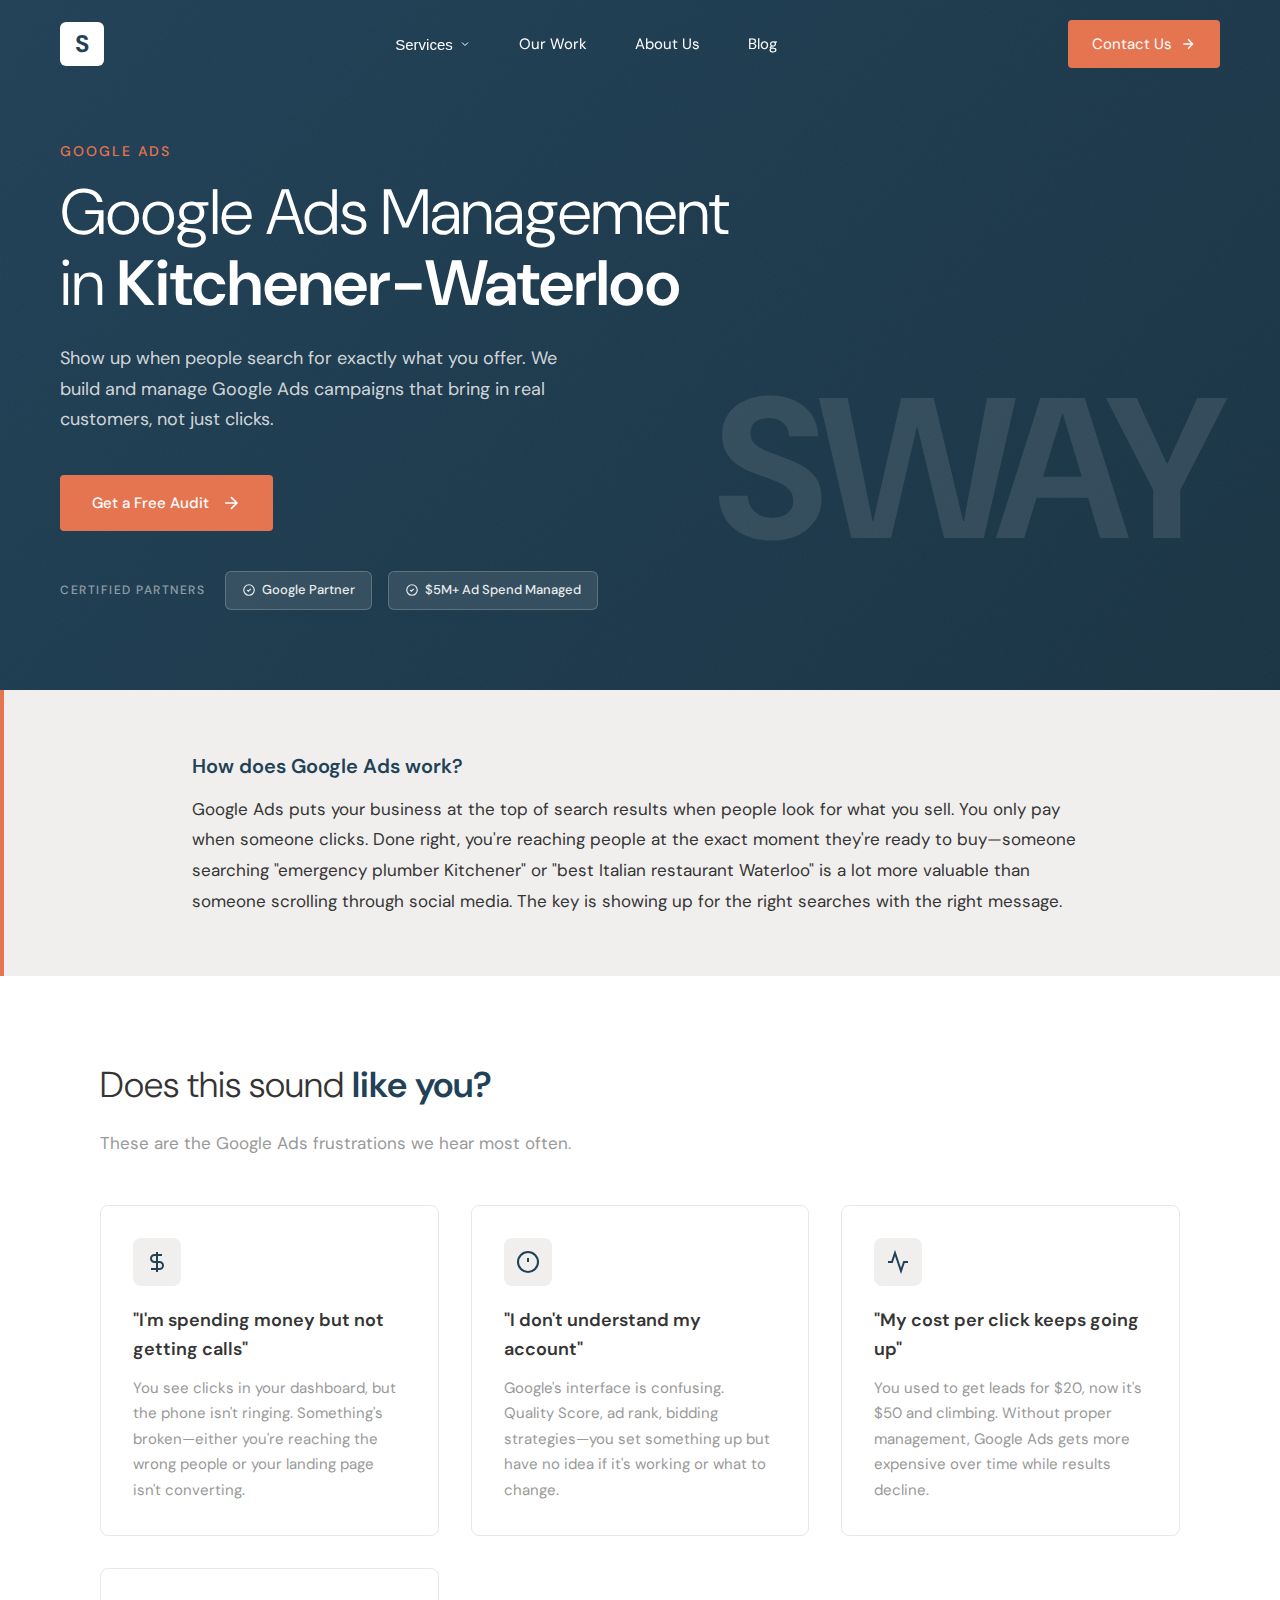
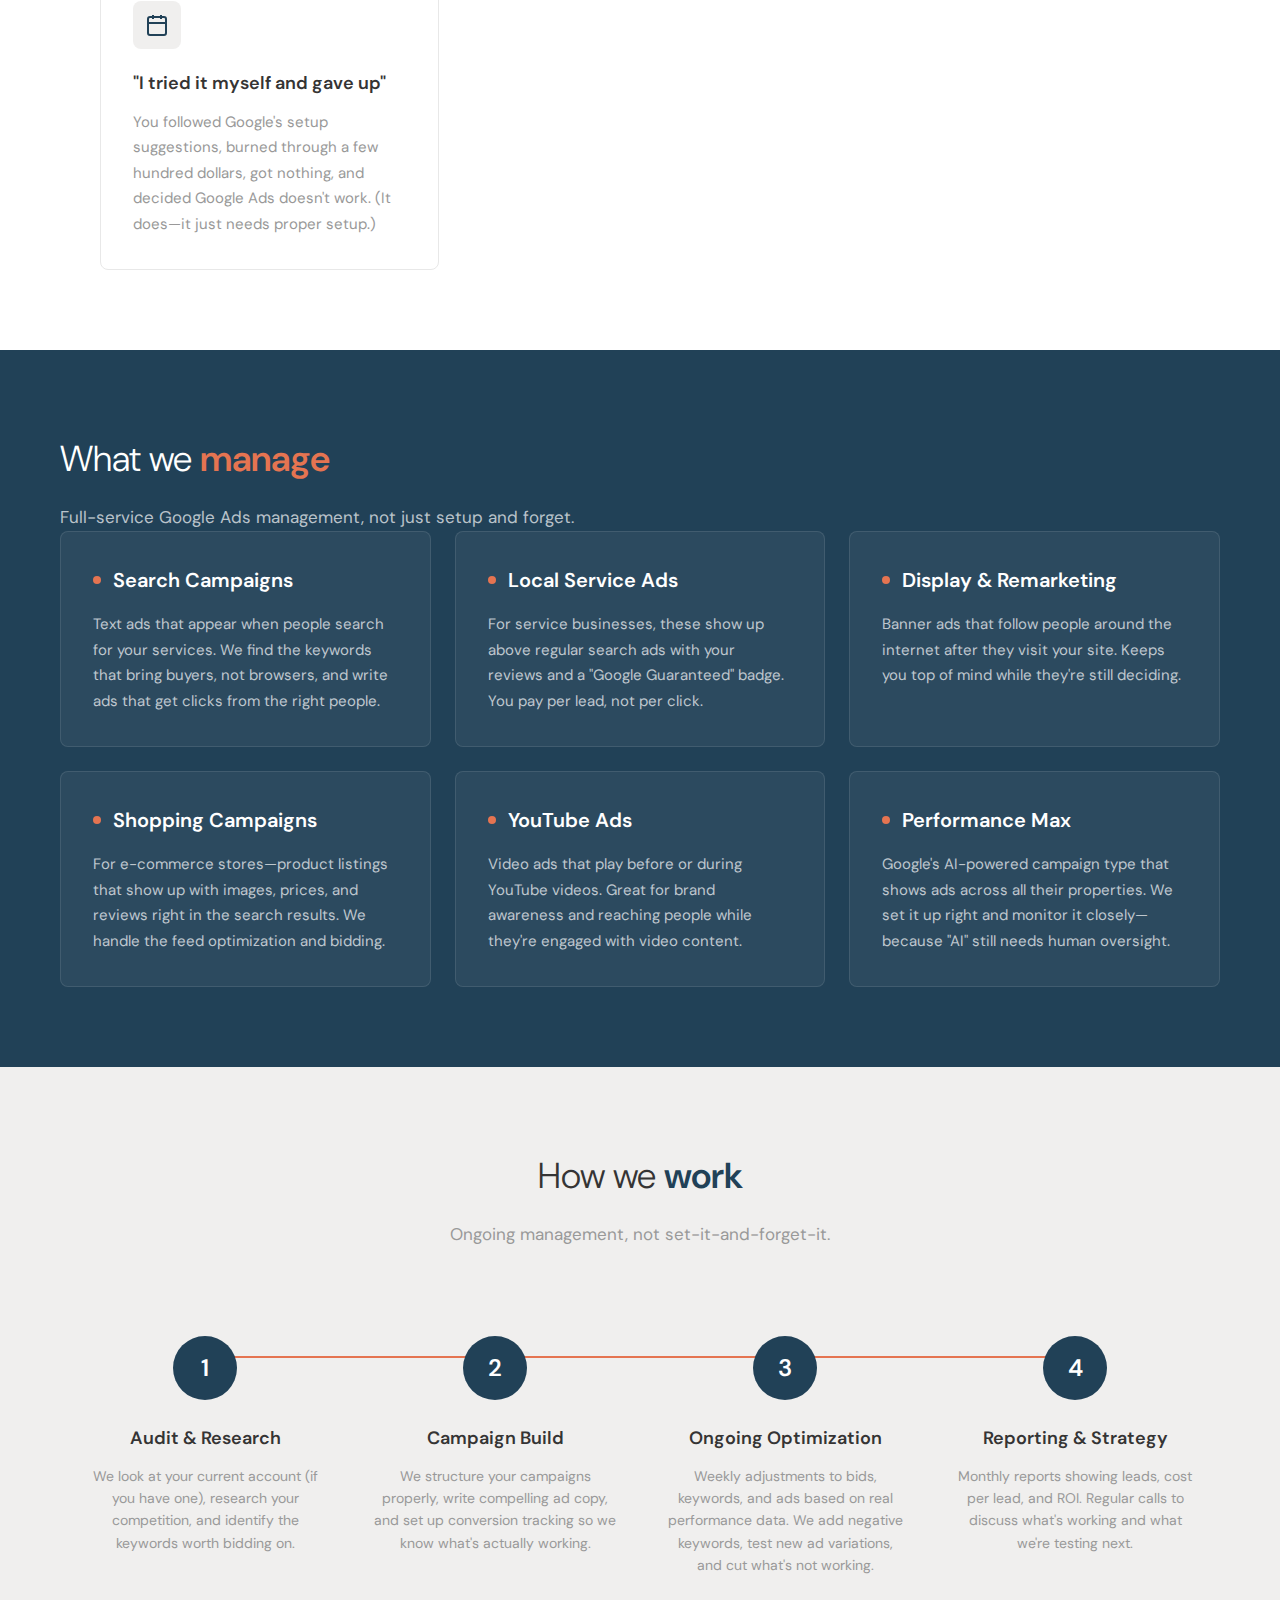
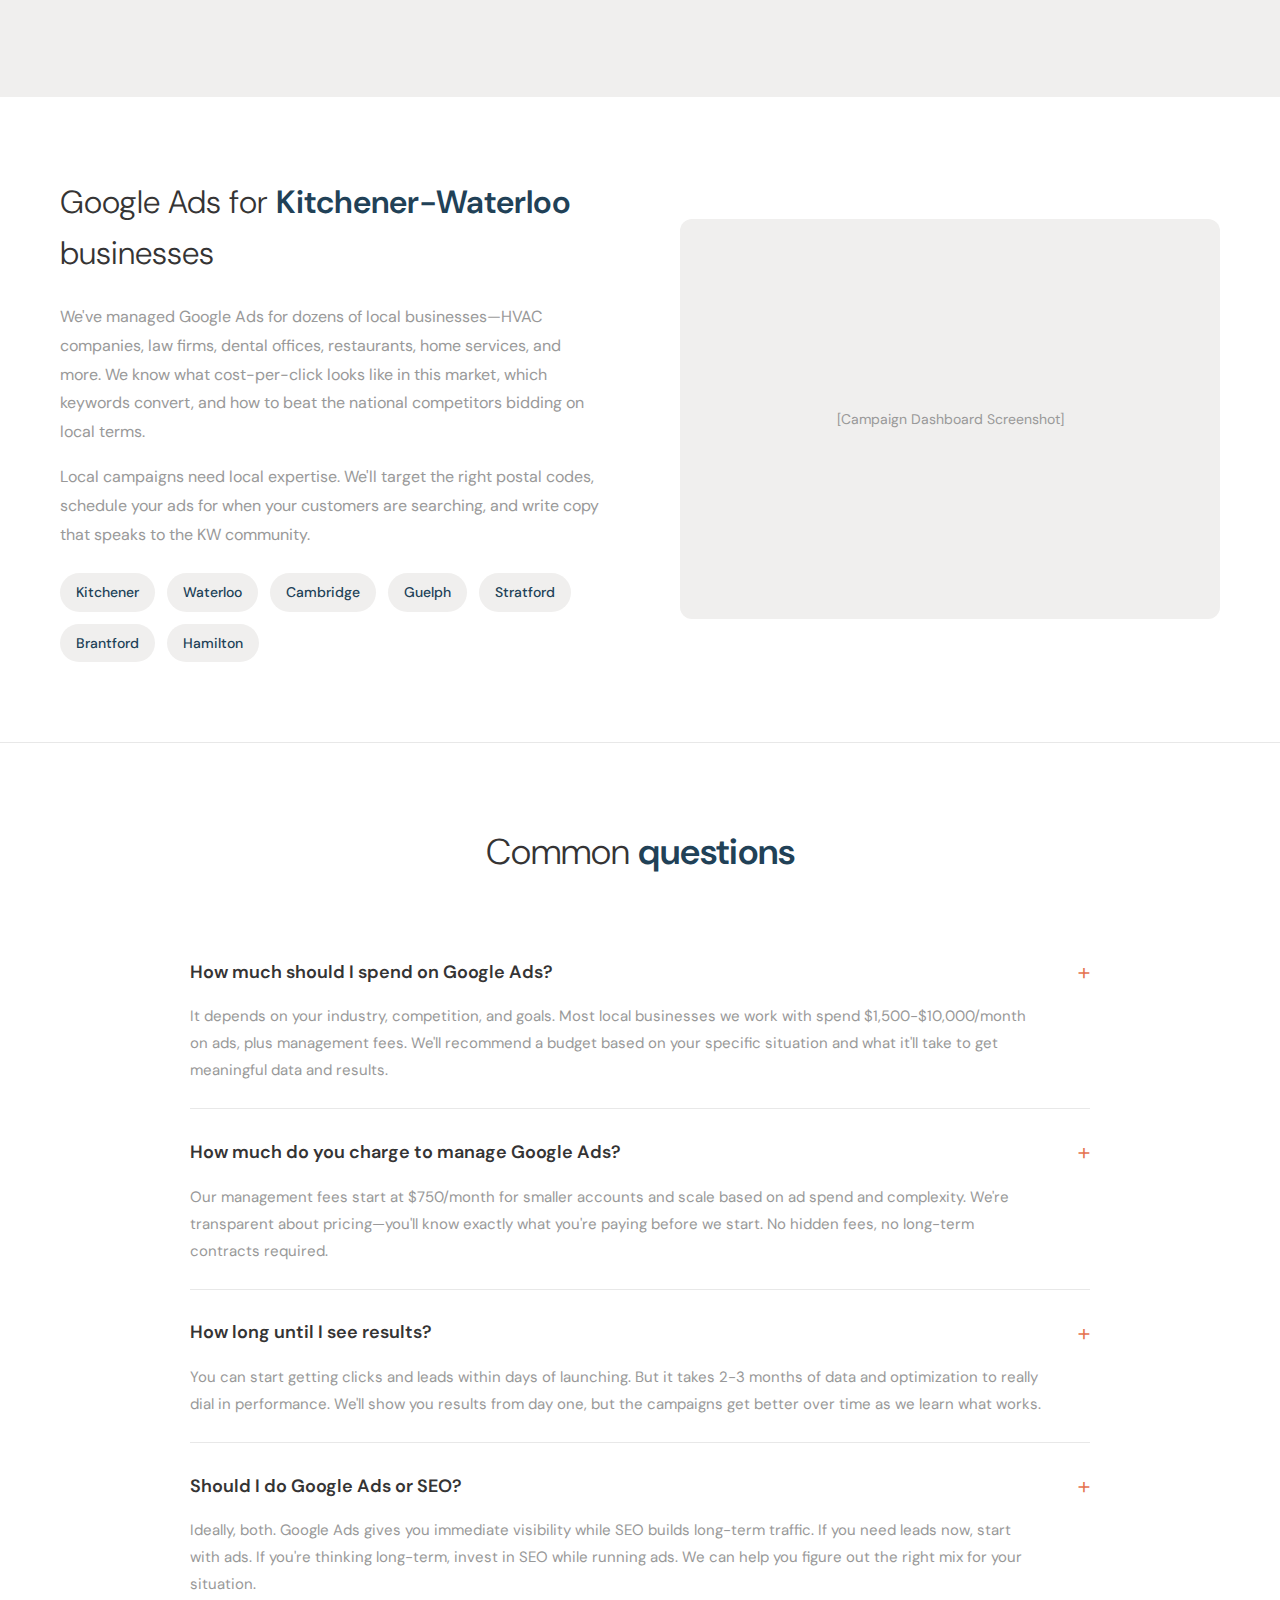
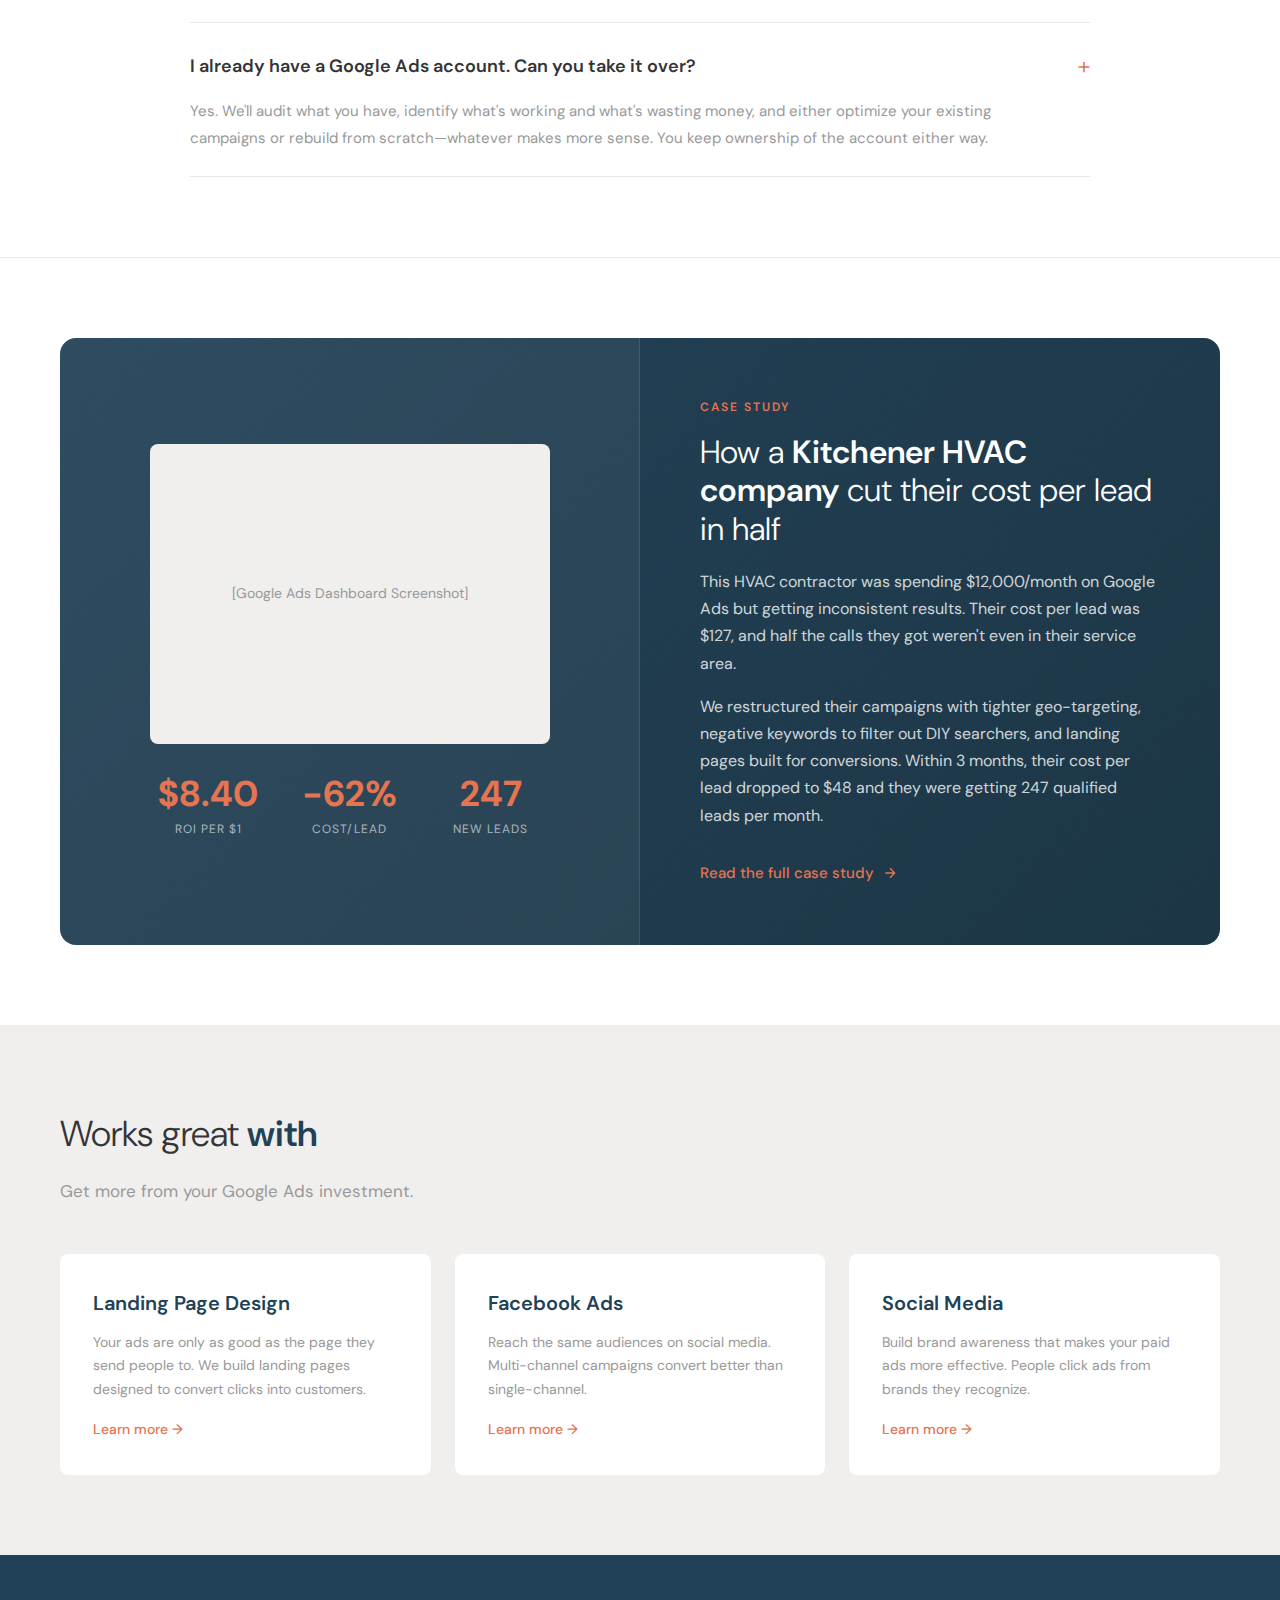
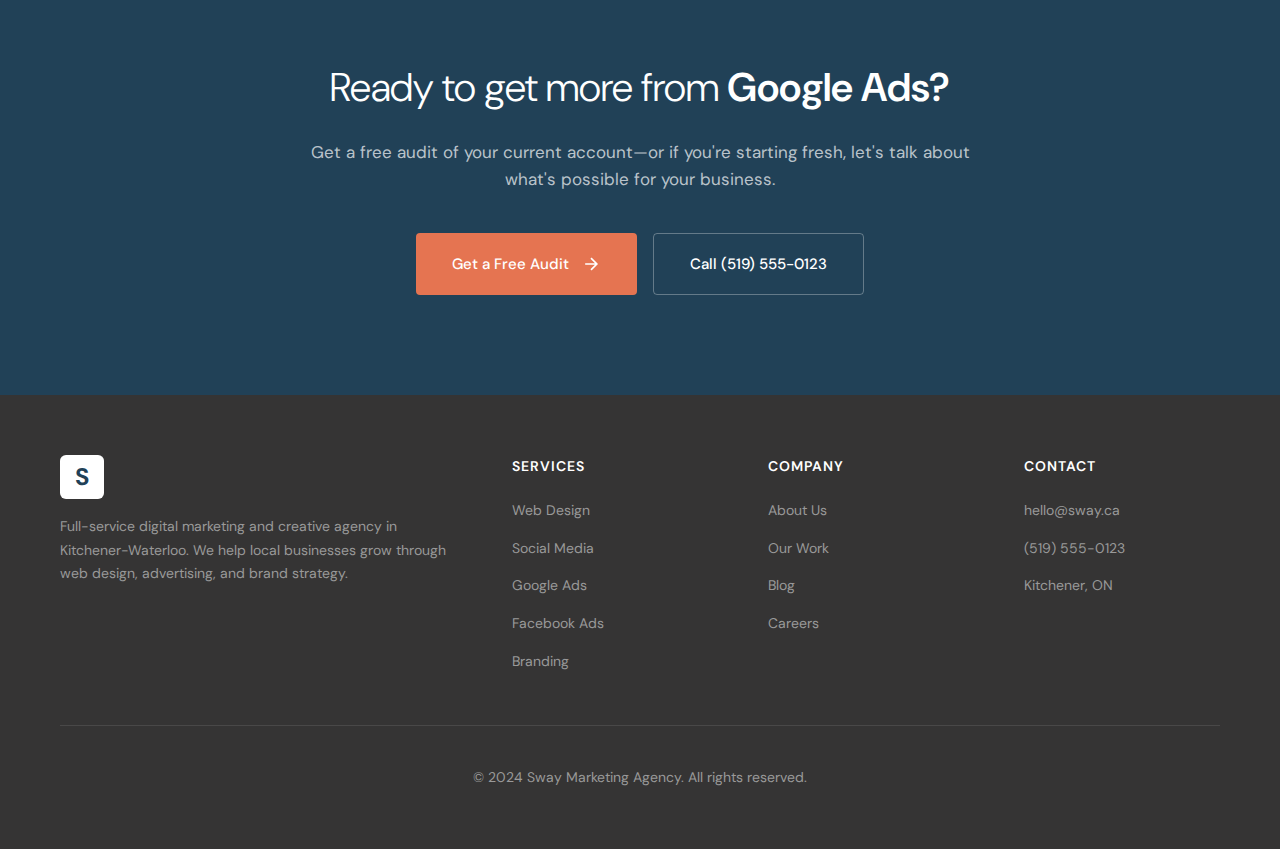
<file: Location/sway-google-ads copy.html>
<!DOCTYPE html>
<html lang="en">

<head>
    <meta charset="UTF-8">
    <meta name="viewport" content="width=device-width, initial-scale=1.0">
    <title>Google Ads Management in Kitchener-Waterloo | Sway Marketing Agency</title>
    <meta name="description"
        content="Google Ads management for Kitchener-Waterloo businesses. We build and manage campaigns that bring in real leads, not just clicks. Certified Google Partner agency.">
    <link rel="preconnect" href="https://fonts.googleapis.com">
    <link rel="preconnect" href="https://fonts.gstatic.com" crossorigin>
    <link
        href="https://fonts.googleapis.com/css2?family=DM+Sans:opsz,wght@9..40,300;9..40,400;9..40,500;9..40,600;9..40,700&display=swap"
        rel="stylesheet">
    <link rel="stylesheet" href="../style.css">
</head>

<body>
    <nav class="nav">
        <a href="sway-web-design.html" class="nav-logo">S</a>
        <ul class="nav-links">
            <li class="dropdown">
                <button class="dropdown-trigger">Services<svg width="12" height="12" viewBox="0 0 24 24" fill="none"
                        stroke="currentColor" stroke-width="2">
                        <polyline points="6 9 12 15 18 9"></polyline>
                    </svg></button>
                <div class="dropdown-menu">
                    <div class="dropdown-menu-inner">
                        <div class="dropdown-section">
                            <span class="dropdown-label">Ontario (Main)</span>
                            <a href="../sway-web-design.html">Web Design</a>
                            <a href="../sway-social-media-management.html">Social Media Management</a>
                            <a href="../sway-google-ads.html">Google Ads</a>
                            <a href="../sway-facebook-ads.html">Facebook & Instagram Ads</a>
                            <a href="../sway-branding-creative.html">Branding & Creative</a>
                        </div>
                        <div class="dropdown-section">
                            <span class="dropdown-label">Kitchener-Waterloo</span>
                            <a href="sway-web-design copy.html">Web Design (KW)</a>
                            <a href="sway-social-media-management copy.html">Social Media (KW)</a>
                            <a href="sway-google-ads copy.html" class="active">Google Ads (KW)</a>
                            <a href="sway-facebook-ads copy.html">Facebook Ads (KW)</a>
                            <a href="sway-branding-creative copy.html">Branding (KW)</a>
                        </div>
                    </div>
                </div>
            </li>
            <li><a href="#">Our Work</a></li>
            <li><a href="#">About Us</a></li>
            <li><a href="#">Blog</a></li>
        </ul>
        <a href="#contact" class="nav-cta">Contact Us<svg width="16" height="16" viewBox="0 0 24 24" fill="none"
                stroke="currentColor" stroke-width="2">
                <path d="M5 12h14M12 5l7 7-7 7" />
            </svg></a>
    </nav>

    <section class="hero">
        <div class="hero-content">
            <div class="hero-eyebrow">Google Ads</div>
            <h1>Google Ads Management in <span>Kitchener-Waterloo</span></h1>
            <p class="hero-subtitle">Show up when people search for exactly what you offer. We build and manage Google
                Ads campaigns that bring in real customers, not just clicks.</p>
            <a href="#contact" class="hero-cta">Get a Free Audit<svg width="20" height="20" viewBox="0 0 24 24"
                    fill="none" stroke="currentColor" stroke-width="2">
                    <path d="M5 12h14M12 5l7 7-7 7" />
                </svg></a>
            </a>
            <div class="hero-partners">
                <div class="hero-partners-label">Certified Partners</div>
                <div class="hero-partners-badges">
                    <div class="partner-badge">
                        <svg viewBox="0 0 24 24" fill="none" stroke="currentColor" stroke-width="2">
                            <path d="M9 12l2 2 4-4m6 2a9 9 0 11-18 0 9 9 0 0118 0z" />
                        </svg>
                        Google Partner
                    </div>
                    <div class="partner-badge">
                        <svg viewBox="0 0 24 24" fill="none" stroke="currentColor" stroke-width="2">
                            <path d="M9 12l2 2 4-4m6 2a9 9 0 11-18 0 9 9 0 0118 0z" />
                        </svg>
                        $5M+ Ad Spend Managed
                    </div>
                </div>
            </div>
        </div>
        <div class="hero-watermark">SWAY</div>
    </section>

    <section class="quick-answer">
        <div class="quick-answer-inner">
            <h2>How does Google Ads work?</h2>
            <p>Google Ads puts your business at the top of search results when people look for what you sell. You only
                pay when someone clicks. Done right, you're reaching people at the exact moment they're ready to
                buy—someone searching "emergency plumber Kitchener" or "best Italian restaurant Waterloo" is a lot more
                valuable than someone scrolling through social media. The key is showing up for the right searches with
                the right message.</p>
        </div>
    </section>

    <section class="content-section">
        <div class="section-header">
            <h2>Does this sound <span>like you?</span></h2>
            <p>These are the Google Ads frustrations we hear most often.</p>
        </div>
        <div class="problems-grid">
            <div class="problem-card">
                <div class="problem-icon"><svg width="24" height="24" viewBox="0 0 24 24" fill="none"
                        stroke="currentColor" stroke-width="2">
                        <path d="M12 2v20M17 5H9.5a3.5 3.5 0 0 0 0 7h5a3.5 3.5 0 0 1 0 7H6" />
                    </svg></div>
                <h3>"I'm spending money but not getting calls"</h3>
                <p>You see clicks in your dashboard, but the phone isn't ringing. Something's broken—either you're
                    reaching the wrong people or your landing page isn't converting.</p>
            </div>
            <div class="problem-card">
                <div class="problem-icon"><svg width="24" height="24" viewBox="0 0 24 24" fill="none"
                        stroke="currentColor" stroke-width="2">
                        <circle cx="12" cy="12" r="10" />
                        <line x1="12" y1="8" x2="12" y2="12" />
                        <line x1="12" y1="16" x2="12.01" y2="16" />
                    </svg></div>
                <h3>"I don't understand my account"</h3>
                <p>Google's interface is confusing. Quality Score, ad rank, bidding strategies—you set something up but
                    have no idea if it's working or what to change.</p>
            </div>
            <div class="problem-card">
                <div class="problem-icon"><svg width="24" height="24" viewBox="0 0 24 24" fill="none"
                        stroke="currentColor" stroke-width="2">
                        <path d="M22 12h-4l-3 9L9 3l-3 9H2" />
                    </svg></div>
                <h3>"My cost per click keeps going up"</h3>
                <p>You used to get leads for $20, now it's $50 and climbing. Without proper management, Google Ads gets
                    more expensive over time while results decline.</p>
            </div>
            <div class="problem-card">
                <div class="problem-icon"><svg width="24" height="24" viewBox="0 0 24 24" fill="none"
                        stroke="currentColor" stroke-width="2">
                        <rect x="3" y="4" width="18" height="18" rx="2" ry="2" />
                        <line x1="16" y1="2" x2="16" y2="6" />
                        <line x1="8" y1="2" x2="8" y2="6" />
                        <line x1="3" y1="10" x2="21" y2="10" />
                    </svg></div>
                <h3>"I tried it myself and gave up"</h3>
                <p>You followed Google's setup suggestions, burned through a few hundred dollars, got nothing, and
                    decided Google Ads doesn't work. (It does—it just needs proper setup.)</p>
            </div>
        </div>
    </section>

    <section class="services-section">
        <div class="section-header" style="max-width:1200px;margin:0 auto;">
            <h2>What we <span>manage</span></h2>
            <p>Full-service Google Ads management, not just setup and forget.</p>
        </div>
        <div class="services-grid">
            <div class="service-card">
                <h3>Search Campaigns</h3>
                <p>Text ads that appear when people search for your services. We find the keywords that bring buyers,
                    not browsers, and write ads that get clicks from the right people.</p>
            </div>
            <div class="service-card">
                <h3>Local Service Ads</h3>
                <p>For service businesses, these show up above regular search ads with your reviews and a "Google
                    Guaranteed" badge. You pay per lead, not per click.</p>
            </div>
            <div class="service-card">
                <h3>Display & Remarketing</h3>
                <p>Banner ads that follow people around the internet after they visit your site. Keeps you top of mind
                    while they're still deciding.</p>
            </div>
            <div class="service-card">
                <h3>Shopping Campaigns</h3>
                <p>For e-commerce stores—product listings that show up with images, prices, and reviews right in the
                    search results. We handle the feed optimization and bidding.</p>
            </div>
            <div class="service-card">
                <h3>YouTube Ads</h3>
                <p>Video ads that play before or during YouTube videos. Great for brand awareness and reaching people
                    while they're engaged with video content.</p>
            </div>
            <div class="service-card">
                <h3>Performance Max</h3>
                <p>Google's AI-powered campaign type that shows ads across all their properties. We set it up right and
                    monitor it closely—because "AI" still needs human oversight.</p>
            </div>
        </div>
    </section>

    <section class="process-section">
        <div class="section-header" style="text-align:center;max-width:600px;margin:0 auto 48px;">
            <h2>How we <span>work</span></h2>
            <p>Ongoing management, not set-it-and-forget-it.</p>
        </div>
        <div class="process-grid">
            <div class="process-step">
                <div class="process-number">1</div>
                <h3>Audit & Research</h3>
                <p>We look at your current account (if you have one), research your competition, and identify the
                    keywords worth bidding on.</p>
            </div>
            <div class="process-step">
                <div class="process-number">2</div>
                <h3>Campaign Build</h3>
                <p>We structure your campaigns properly, write compelling ad copy, and set up conversion tracking so we
                    know what's actually working.</p>
            </div>
            <div class="process-step">
                <div class="process-number">3</div>
                <h3>Ongoing Optimization</h3>
                <p>Weekly adjustments to bids, keywords, and ads based on real performance data. We add negative
                    keywords, test new ad variations, and cut what's not working.</p>
            </div>
            <div class="process-step">
                <div class="process-number">4</div>
                <h3>Reporting & Strategy</h3>
                <p>Monthly reports showing leads, cost per lead, and ROI. Regular calls to discuss what's working and
                    what we're testing next.</p>
            </div>
        </div>
    </section>

    <section class="local-section">
        <div class="local-content">
            <div class="local-text">
                <h2>Google Ads for <span>Kitchener-Waterloo</span> businesses</h2>
                <p>We've managed Google Ads for dozens of local businesses—HVAC companies, law firms, dental offices,
                    restaurants, home services, and more. We know what cost-per-click looks like in this market, which
                    keywords convert, and how to beat the national competitors bidding on local terms.</p>
                <p>Local campaigns need local expertise. We'll target the right postal codes, schedule your ads for when
                    your customers are searching, and write copy that speaks to the KW community.</p>
                <div class="local-areas">
                    <span>Kitchener</span><span>Waterloo</span><span>Cambridge</span><span>Guelph</span><span>Stratford</span><span>Brantford</span><span>Hamilton</span>
                </div>
            </div>
            <div class="local-map">[Campaign Dashboard Screenshot]</div>
        </div>
    </section>

    <section class="faq-section">
        <div class="section-header" style="text-align:center;max-width:600px;margin:0 auto 48px;">
            <h2>Common <span>questions</span></h2>
        </div>
        <div class="faq-grid">
            <div class="faq-item">
                <div class="faq-question">How much should I spend on Google Ads?</div>
                <p class="faq-answer">It depends on your industry, competition, and goals. Most local businesses we work
                    with spend $1,500-$10,000/month on ads, plus management fees. We'll recommend a budget based on your
                    specific situation and what it'll take to get meaningful data and results.</p>
            </div>
            <div class="faq-item">
                <div class="faq-question">How much do you charge to manage Google Ads?</div>
                <p class="faq-answer">Our management fees start at $750/month for smaller accounts and scale based on ad
                    spend and complexity. We're transparent about pricing—you'll know exactly what you're paying before
                    we start. No hidden fees, no long-term contracts required.</p>
            </div>
            <div class="faq-item">
                <div class="faq-question">How long until I see results?</div>
                <p class="faq-answer">You can start getting clicks and leads within days of launching. But it takes 2-3
                    months of data and optimization to really dial in performance. We'll show you results from day one,
                    but the campaigns get better over time as we learn what works.</p>
            </div>
            <div class="faq-item">
                <div class="faq-question">Should I do Google Ads or SEO?</div>
                <p class="faq-answer">Ideally, both. Google Ads gives you immediate visibility while SEO builds
                    long-term traffic. If you need leads now, start with ads. If you're thinking long-term, invest in
                    SEO while running ads. We can help you figure out the right mix for your situation.</p>
            </div>
            <div class="faq-item">
                <div class="faq-question">I already have a Google Ads account. Can you take it over?</div>
                <p class="faq-answer">Yes. We'll audit what you have, identify what's working and what's wasting money,
                    and either optimize your existing campaigns or rebuild from scratch—whatever makes more sense. You
                    keep ownership of the account either way.</p>
            </div>
        </div>
    </section>

    <section class="case-study-section">
        <div class="case-study-container">
            <div class="case-study-content">
                <div class="case-study-visual">
                    <div class="case-study-image">[Google Ads Dashboard Screenshot]</div>
                    <div class="case-study-stats">
                        <div class="case-study-stat">
                            <div class="case-study-stat-number">$8.40</div>
                            <div class="case-study-stat-label">ROI per $1</div>
                        </div>
                        <div class="case-study-stat">
                            <div class="case-study-stat-number">-62%</div>
                            <div class="case-study-stat-label">Cost/Lead</div>
                        </div>
                        <div class="case-study-stat">
                            <div class="case-study-stat-number">247</div>
                            <div class="case-study-stat-label">New Leads</div>
                        </div>
                    </div>
                </div>
                <div class="case-study-story">
                    <div class="case-study-eyebrow">Case Study</div>
                    <h3>How a <span>Kitchener HVAC company</span> cut their cost per lead in half</h3>
                    <p>This HVAC contractor was spending $12,000/month on Google Ads but getting inconsistent results.
                        Their cost per lead was $127, and half the calls they got weren't even in their service area.
                    </p>
                    <p>We restructured their campaigns with tighter geo-targeting, negative keywords to filter out DIY
                        searchers, and landing pages built for conversions. Within 3 months, their cost per lead dropped
                        to $48 and they were getting 247 qualified leads per month.</p>
                    <a href="#" class="case-study-link">
                        Read the full case study
                        <svg width="16" height="16" viewBox="0 0 24 24" fill="none" stroke="currentColor"
                            stroke-width="2">
                            <path d="M5 12h14M12 5l7 7-7 7" />
                        </svg>
                    </a>
                </div>
            </div>
        </div>
    </section>

    <section class="related-section">
        <div class="section-header" style="max-width:1200px;margin:0 auto 48px;">
            <h2>Works great <span>with</span></h2>
            <p>Get more from your Google Ads investment.</p>
        </div>
        <div class="related-grid">
            <a href="sway-web-design.html" class="related-card">
                <h3>Landing Page Design</h3>
                <p>Your ads are only as good as the page they send people to. We build landing pages designed to convert
                    clicks into customers.</p><span class="link">Learn more →</span>
            </a>
            <a href="sway-facebook-ads.html" class="related-card">
                <h3>Facebook Ads</h3>
                <p>Reach the same audiences on social media. Multi-channel campaigns convert better than single-channel.
                </p><span class="link">Learn more →</span>
            </a>
            <a href="sway-social-media-management.html" class="related-card">
                <h3>Social Media</h3>
                <p>Build brand awareness that makes your paid ads more effective. People click ads from brands they
                    recognize.</p><span class="link">Learn more →</span>
            </a>
        </div>
    </section>

    <section class="cta-section" id="contact">
        <div class="cta-content">
            <h2>Ready to get more from <span>Google Ads?</span></h2>
            <p>Get a free audit of your current account—or if you're starting fresh, let's talk about what's possible
                for your business.</p>
            <div class="cta-buttons">
                <a href="#" class="cta-primary">Get a Free Audit<svg width="20" height="20" viewBox="0 0 24 24"
                        fill="none" stroke="currentColor" stroke-width="2">
                        <path d="M5 12h14M12 5l7 7-7 7" />
                    </svg></a>
                <a href="tel:5195550123" class="cta-secondary">Call (519) 555-0123</a>
            </div>
        </div>
    </section>

    <footer class="footer">
        <div class="footer-content">
            <div class="footer-brand">
                <div class="footer-logo">S</div>
                <p>Full-service digital marketing and creative agency in Kitchener-Waterloo. We help local businesses
                    grow through web design, advertising, and brand strategy.</p>
            </div>
            <div class="footer-column">
                <h4>Services</h4>
                <ul>
                    <li><a href="../sway-web-design.html">Web Design</a></li>
                    <li><a href="../sway-social-media-management.html">Social Media</a></li>
                    <li><a href="../sway-google-ads.html">Google Ads</a></li>
                    <li><a href="../sway-facebook-ads.html">Facebook Ads</a></li>
                    <li><a href="../sway-branding-creative.html">Branding</a></li>
                </ul>
            </div>
            <div class="footer-column">
                <h4>Company</h4>
                <ul>
                    <li><a href="#">About Us</a></li>
                    <li><a href="#">Our Work</a></li>
                    <li><a href="#">Blog</a></li>
                    <li><a href="#">Careers</a></li>
                </ul>
            </div>
            <div class="footer-column">
                <h4>Contact</h4>
                <ul>
                    <li><a href="mailto:hello@sway.ca">hello@sway.ca</a></li>
                    <li><a href="tel:5195550123">(519) 555-0123</a></li>
                    <li><a href="#">Kitchener, ON</a></li>
                </ul>
            </div>
        </div>
        <div class="footer-bottom">
            <p>© 2024 Sway Marketing Agency. All rights reserved.</p>
        </div>
    </footer>

    <script>window.addEventListener('scroll', function () { const nav = document.querySelector('.nav'); if (window.scrollY > 100) { nav.classList.add('scrolled') } else { nav.classList.remove('scrolled') } });</script>
</body>

</html>
</file>
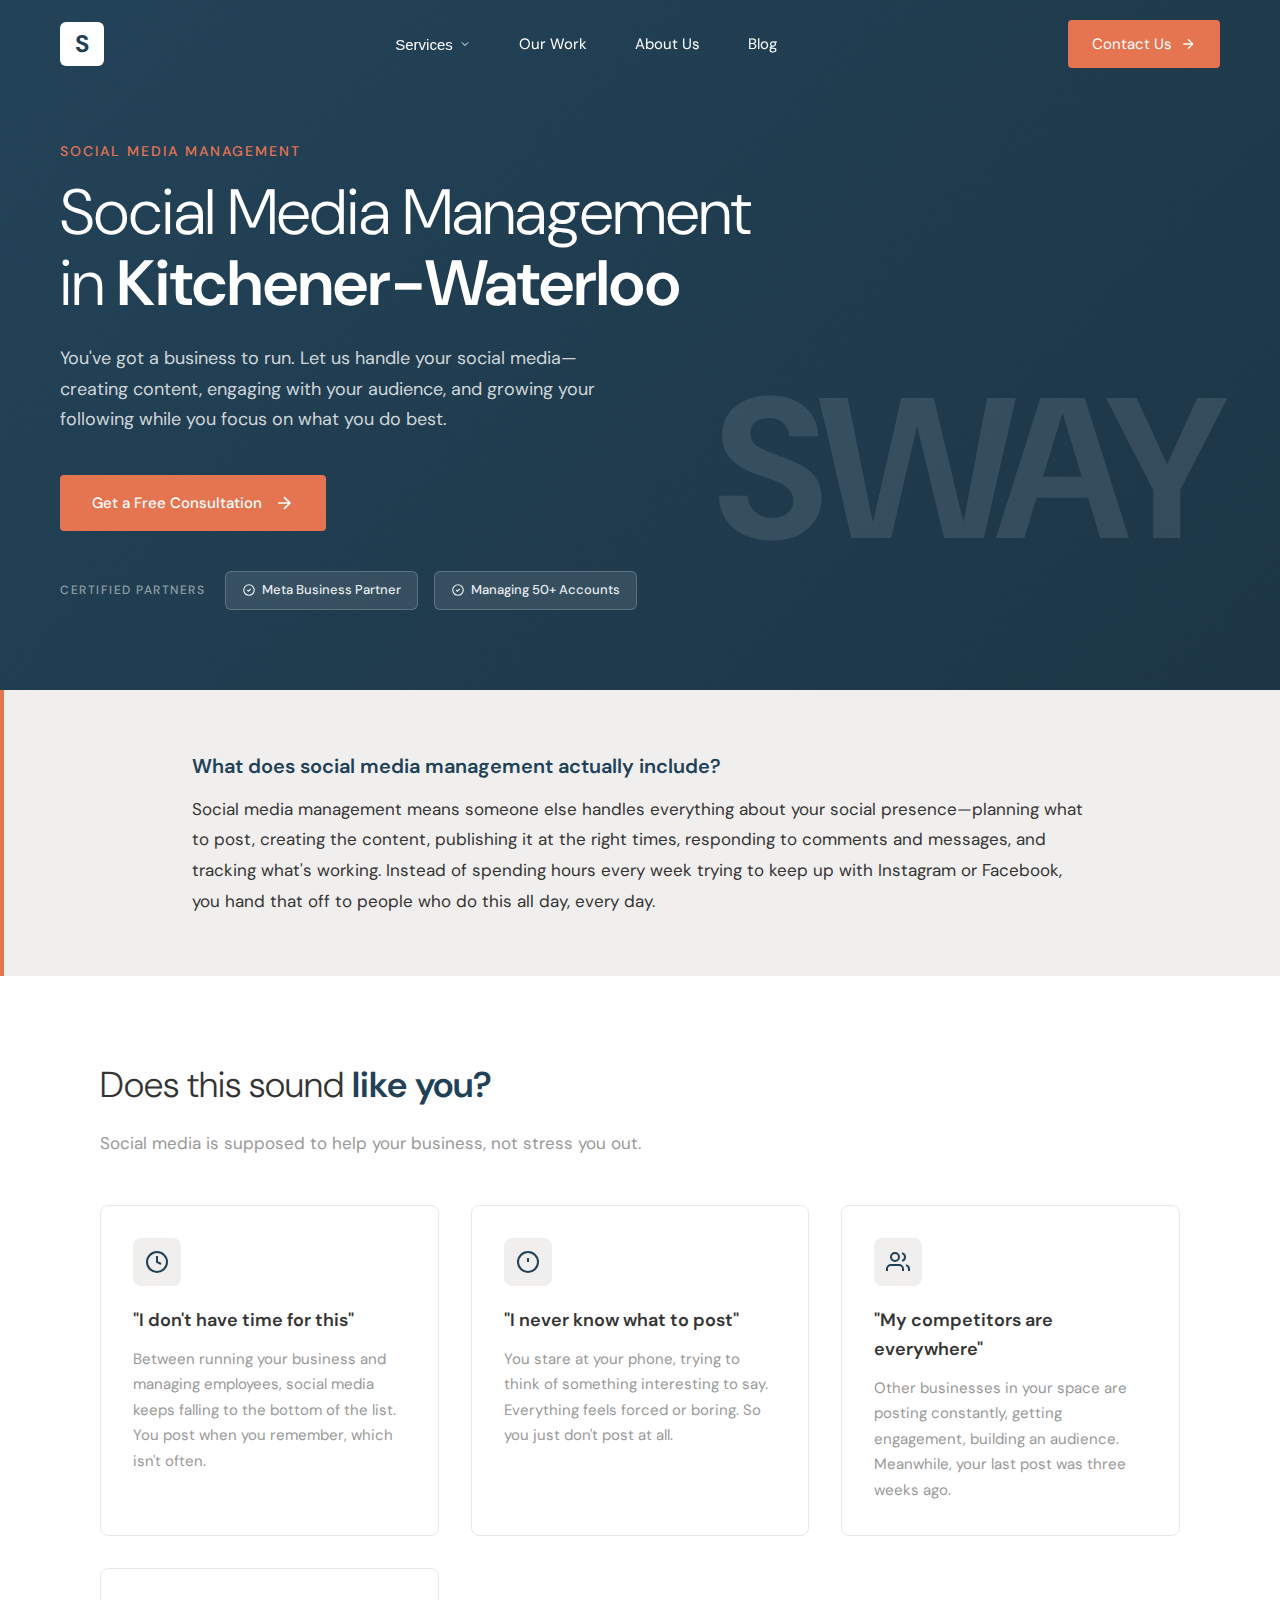
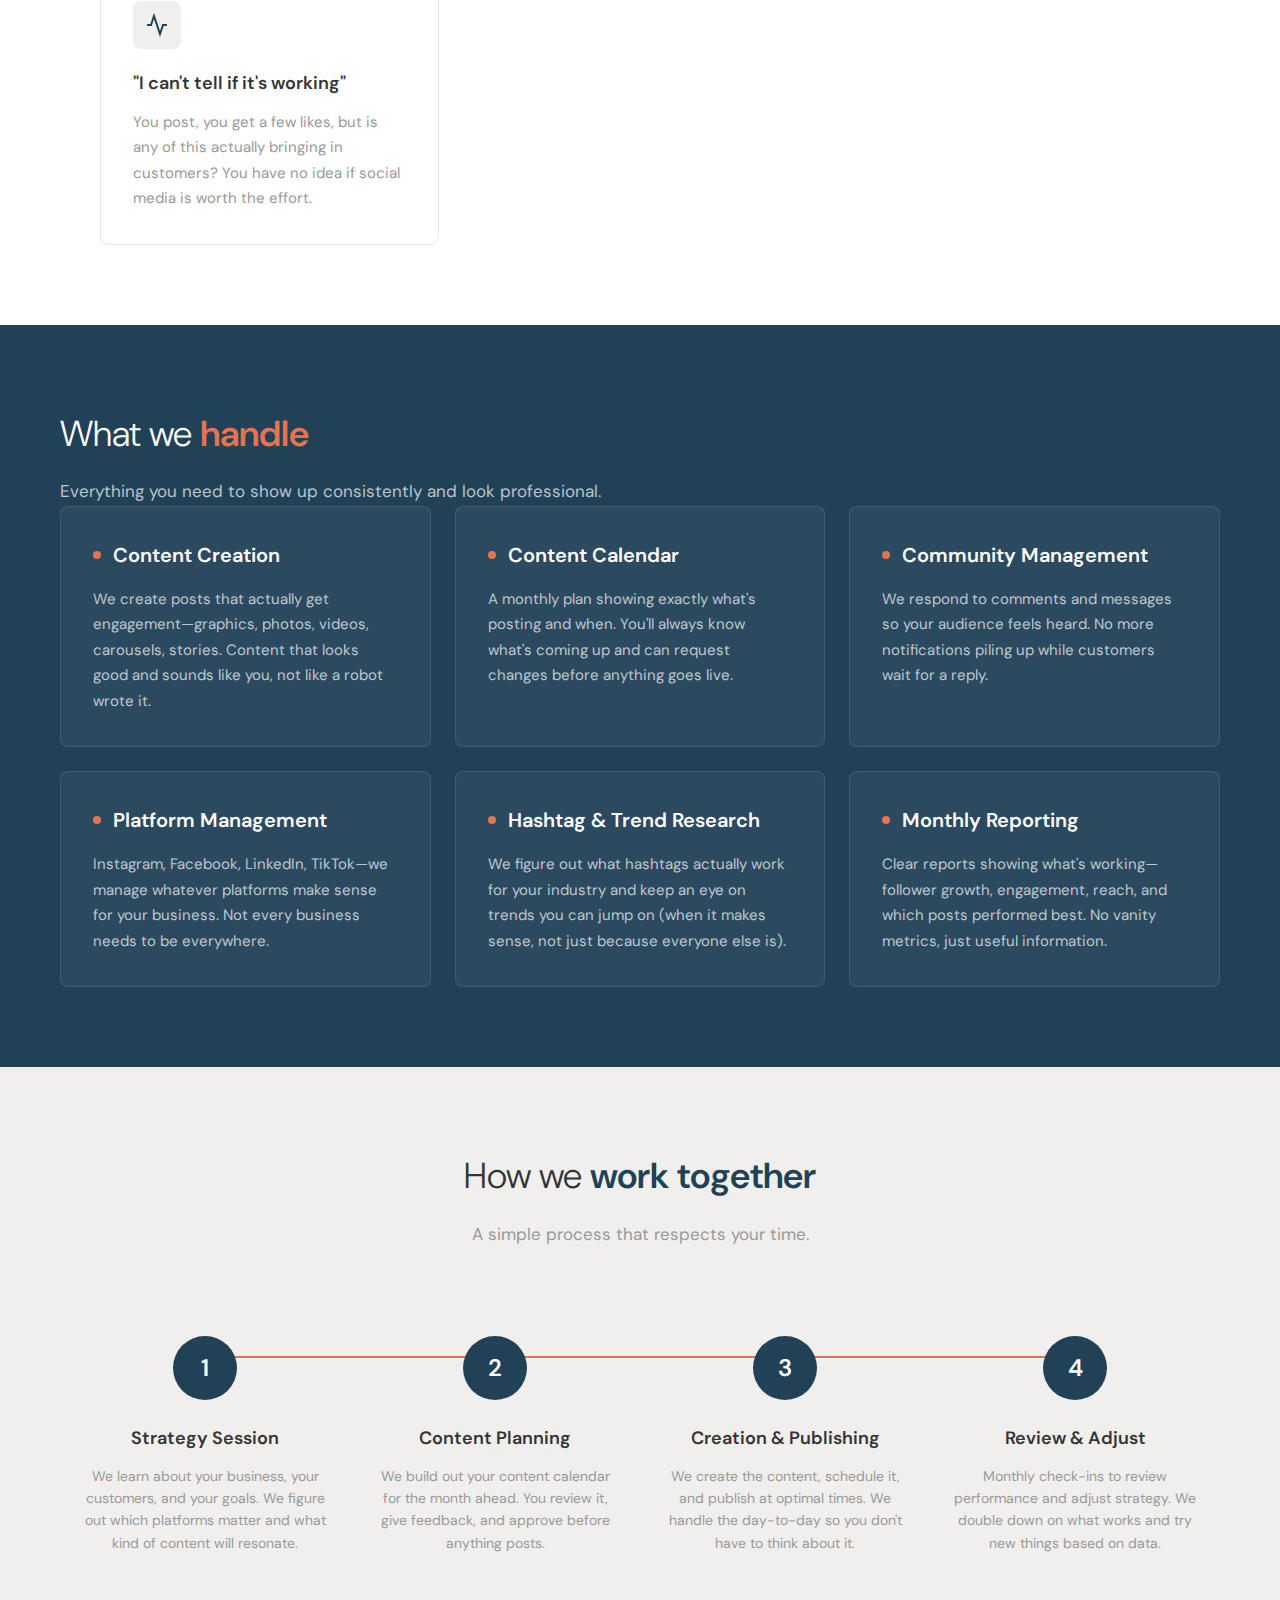
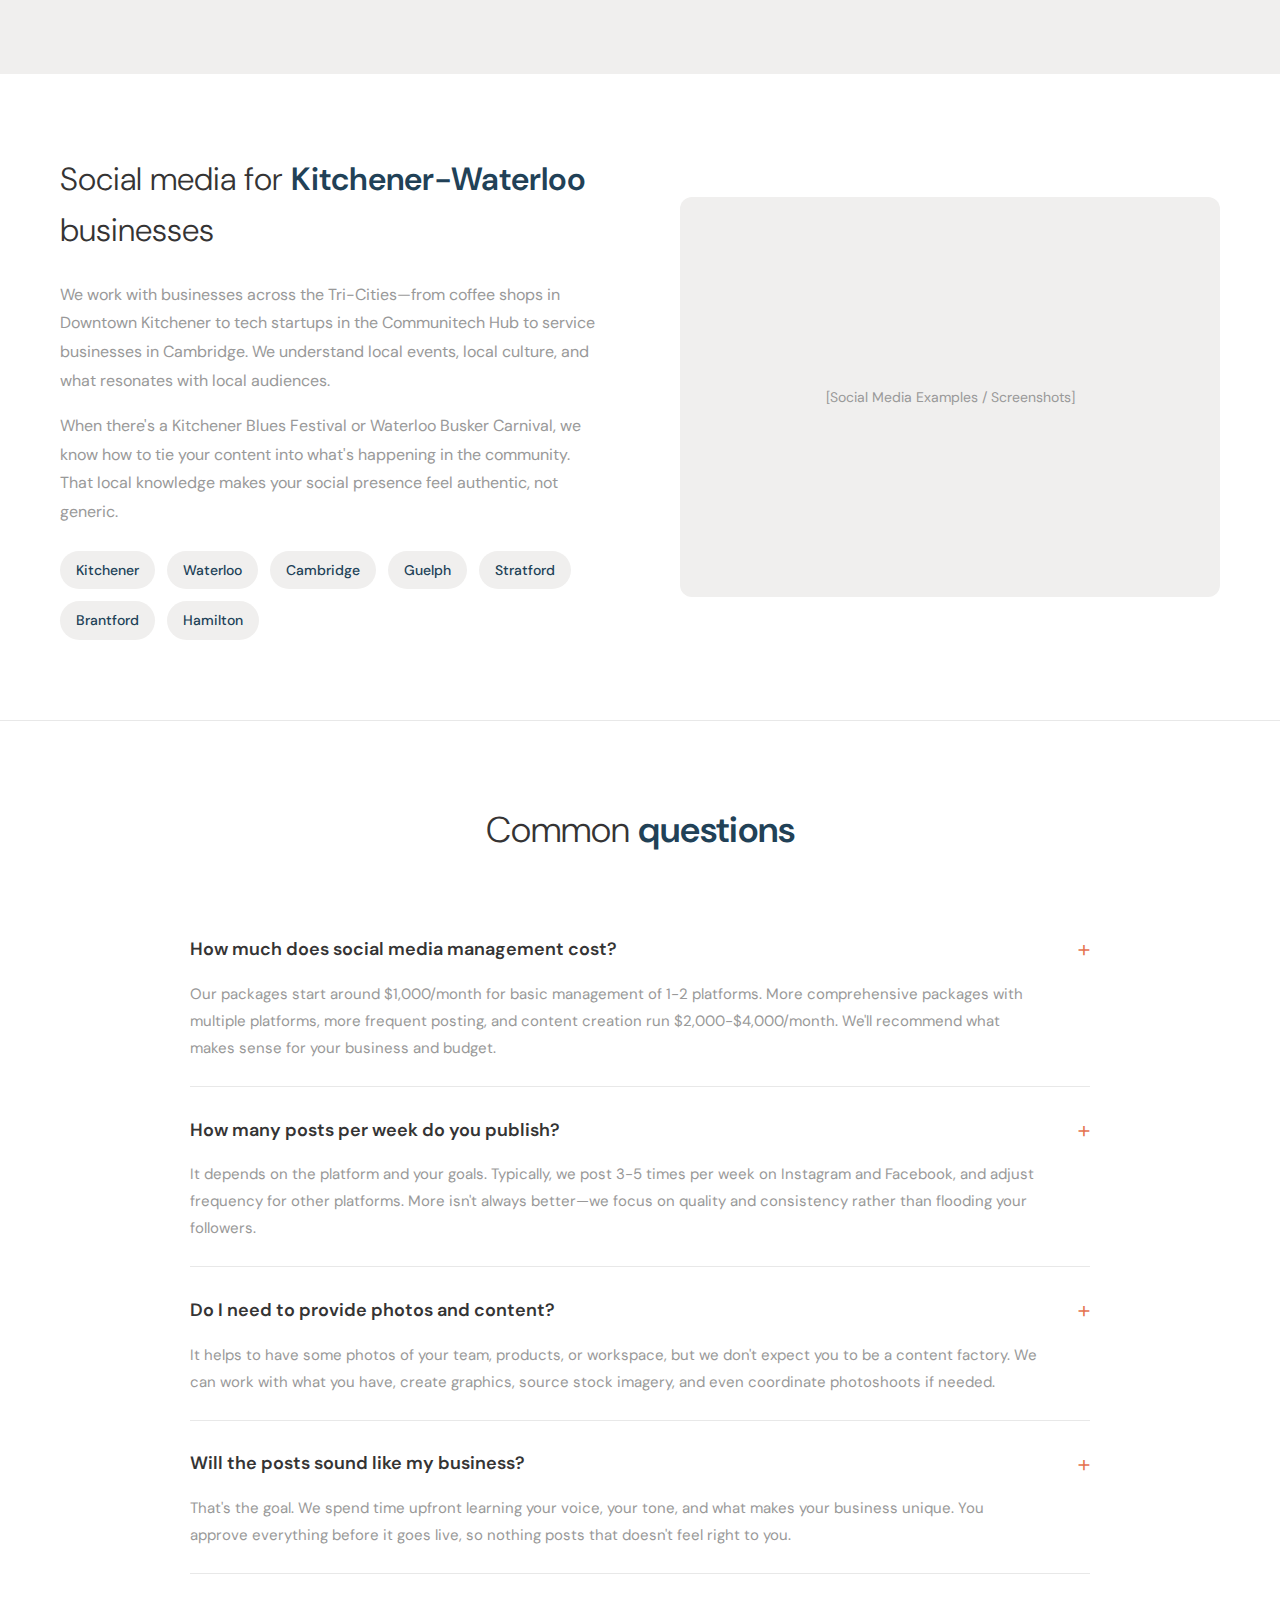
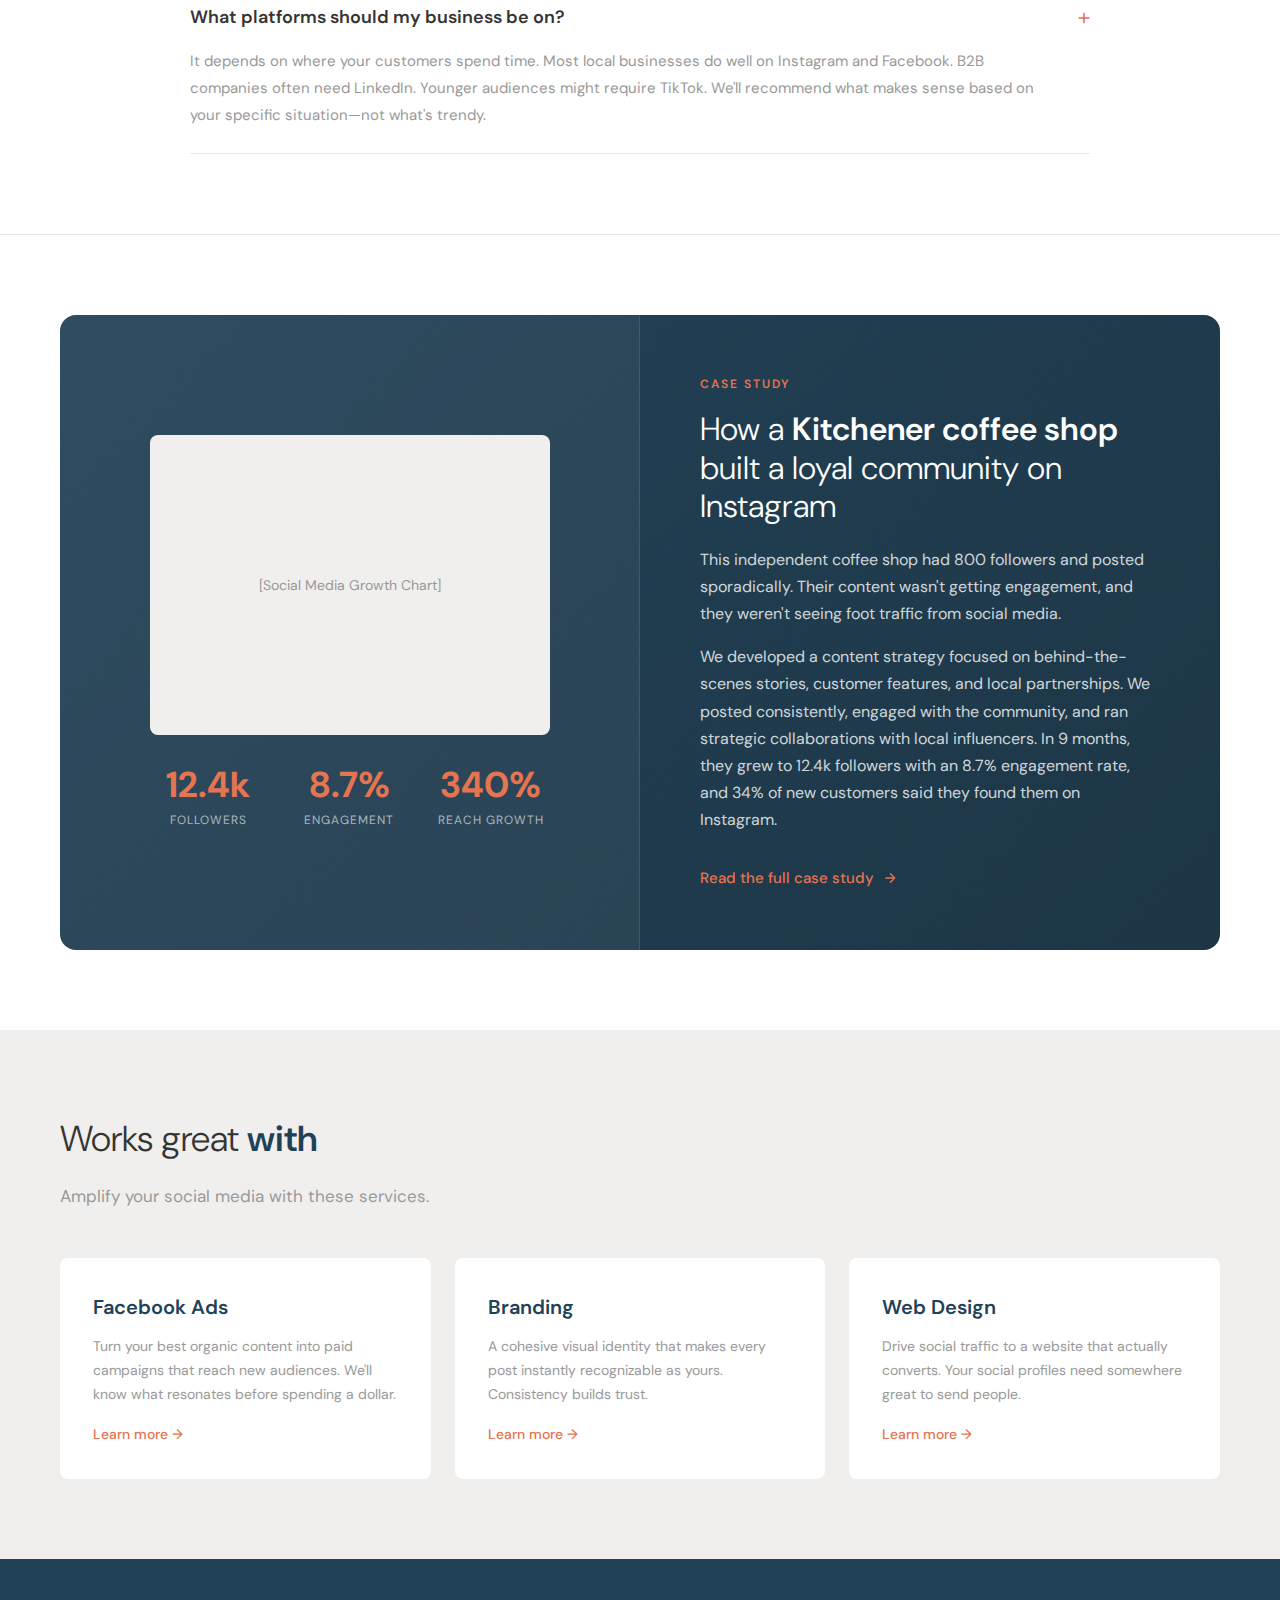
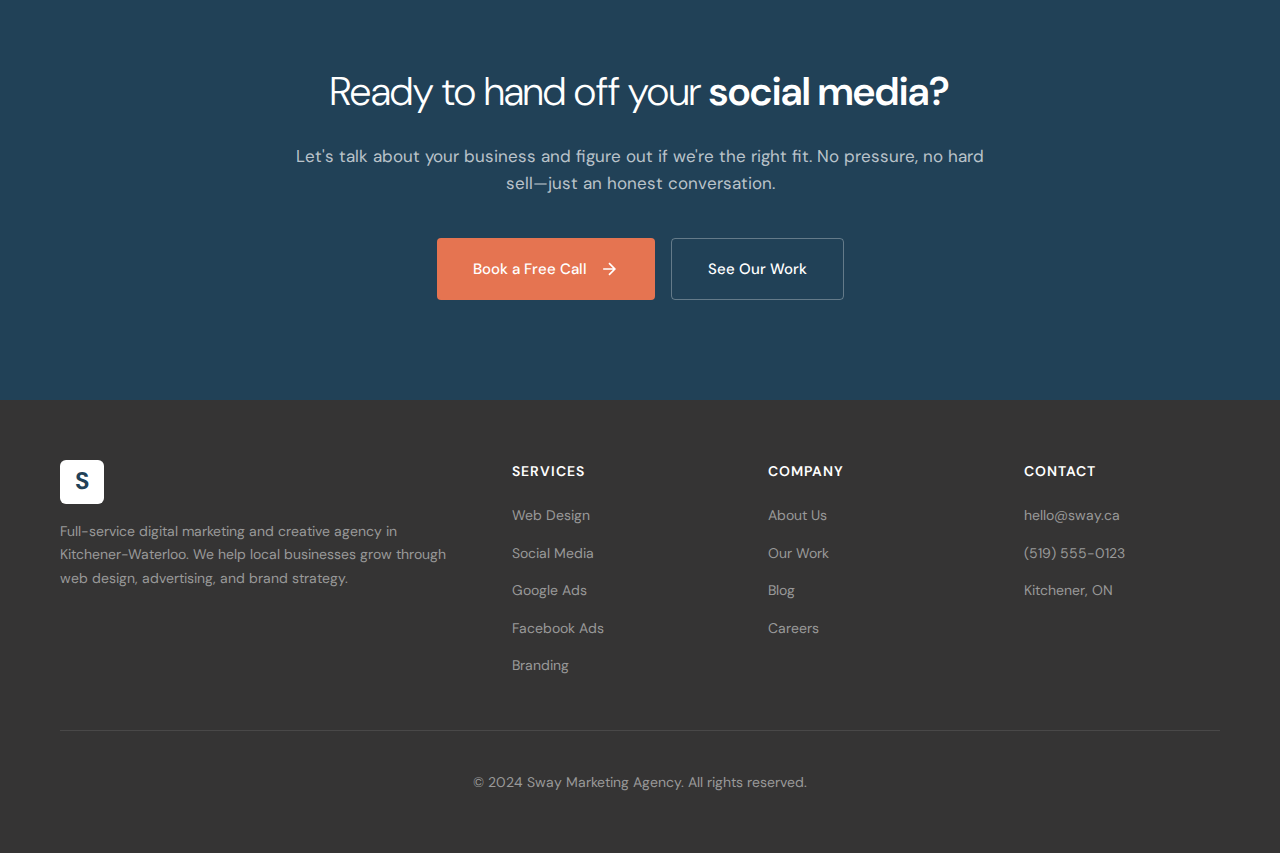
<file: Location/sway-social-media-management copy.html>
<!DOCTYPE html>
<html lang="en">

<head>
    <meta charset="UTF-8">
    <meta name="viewport" content="width=device-width, initial-scale=1.0">
    <title>Social Media Management in Kitchener-Waterloo | Sway Marketing Agency</title>
    <meta name="description"
        content="Social media management for Kitchener-Waterloo businesses. We handle your Instagram, Facebook, LinkedIn, and TikTok so you can focus on running your business.">
    <link rel="preconnect" href="https://fonts.googleapis.com">
    <link rel="preconnect" href="https://fonts.gstatic.com" crossorigin>
    <link
        href="https://fonts.googleapis.com/css2?family=DM+Sans:opsz,wght@9..40,300;9..40,400;9..40,500;9..40,600;9..40,700&display=swap"
        rel="stylesheet">
    <link rel="stylesheet" href="../style.css">
</head>

<body>
    <nav class="nav">
        <a href="sway-web-design.html" class="nav-logo">S</a>
        <ul class="nav-links">
            <li class="dropdown">
                <button class="dropdown-trigger">Services<svg width="12" height="12" viewBox="0 0 24 24" fill="none"
                        stroke="currentColor" stroke-width="2">
                        <polyline points="6 9 12 15 18 9"></polyline>
                    </svg></button>
                <div class="dropdown-menu">
                    <div class="dropdown-menu-inner">
                        <div class="dropdown-section">
                            <span class="dropdown-label">Ontario (Main)</span>
                            <a href="../sway-web-design.html">Web Design</a>
                            <a href="../sway-social-media-management.html">Social Media Management</a>
                            <a href="../sway-google-ads.html">Google Ads</a>
                            <a href="../sway-facebook-ads.html">Facebook & Instagram Ads</a>
                            <a href="../sway-branding-creative.html">Branding & Creative</a>
                        </div>
                        <div class="dropdown-section">
                            <span class="dropdown-label">Kitchener-Waterloo</span>
                            <a href="sway-web-design copy.html">Web Design (KW)</a>
                            <a href="sway-social-media-management copy.html" class="active">Social Media (KW)</a>
                            <a href="sway-google-ads copy.html">Google Ads (KW)</a>
                            <a href="sway-facebook-ads copy.html">Facebook Ads (KW)</a>
                            <a href="sway-branding-creative copy.html">Branding (KW)</a>
                        </div>
                    </div>
                </div>
            </li>
            <li><a href="#">Our Work</a></li>
            <li><a href="#">About Us</a></li>
            <li><a href="#">Blog</a></li>
        </ul>
        <a href="#contact" class="nav-cta">Contact Us<svg width="16" height="16" viewBox="0 0 24 24" fill="none"
                stroke="currentColor" stroke-width="2">
                <path d="M5 12h14M12 5l7 7-7 7" />
            </svg></a>
    </nav>

    <section class="hero">
        <div class="hero-content">
            <div class="hero-eyebrow">Social Media Management</div>
            <h1>Social Media Management in <span>Kitchener-Waterloo</span></h1>
            <p class="hero-subtitle">You've got a business to run. Let us handle your social media—creating content,
                engaging with your audience, and growing your following while you focus on what you do best.</p>
            <a href="#contact" class="hero-cta">Get a Free Consultation<svg width="20" height="20" viewBox="0 0 24 24"
                    fill="none" stroke="currentColor" stroke-width="2">
                    <path d="M5 12h14M12 5l7 7-7 7" />
                </svg></a>
            </a>
            <div class="hero-partners">
                <div class="hero-partners-label">Certified Partners</div>
                <div class="hero-partners-badges">
                    <div class="partner-badge">
                        <svg viewBox="0 0 24 24" fill="none" stroke="currentColor" stroke-width="2">
                            <path d="M9 12l2 2 4-4m6 2a9 9 0 11-18 0 9 9 0 0118 0z" />
                        </svg>
                        Meta Business Partner
                    </div>
                    <div class="partner-badge">
                        <svg viewBox="0 0 24 24" fill="none" stroke="currentColor" stroke-width="2">
                            <path d="M9 12l2 2 4-4m6 2a9 9 0 11-18 0 9 9 0 0118 0z" />
                        </svg>
                        Managing 50+ Accounts
                    </div>
                </div>
            </div>
        </div>
        <div class="hero-watermark">SWAY</div>
    </section>

    <section class="quick-answer">
        <div class="quick-answer-inner">
            <h2>What does social media management actually include?</h2>
            <p>Social media management means someone else handles everything about your social presence—planning what to
                post, creating the content, publishing it at the right times, responding to comments and messages, and
                tracking what's working. Instead of spending hours every week trying to keep up with Instagram or
                Facebook, you hand that off to people who do this all day, every day.</p>
        </div>
    </section>

    <section class="content-section">
        <div class="section-header">
            <h2>Does this sound <span>like you?</span></h2>
            <p>Social media is supposed to help your business, not stress you out.</p>
        </div>
        <div class="problems-grid">
            <div class="problem-card">
                <div class="problem-icon"><svg width="24" height="24" viewBox="0 0 24 24" fill="none"
                        stroke="currentColor" stroke-width="2">
                        <circle cx="12" cy="12" r="10" />
                        <polyline points="12 6 12 12 16 14" />
                    </svg></div>
                <h3>"I don't have time for this"</h3>
                <p>Between running your business and managing employees, social media keeps falling to the bottom of the
                    list. You post when you remember, which isn't often.</p>
            </div>
            <div class="problem-card">
                <div class="problem-icon"><svg width="24" height="24" viewBox="0 0 24 24" fill="none"
                        stroke="currentColor" stroke-width="2">
                        <circle cx="12" cy="12" r="10" />
                        <line x1="12" y1="8" x2="12" y2="12" />
                        <line x1="12" y1="16" x2="12.01" y2="16" />
                    </svg></div>
                <h3>"I never know what to post"</h3>
                <p>You stare at your phone, trying to think of something interesting to say. Everything feels forced or
                    boring. So you just don't post at all.</p>
            </div>
            <div class="problem-card">
                <div class="problem-icon"><svg width="24" height="24" viewBox="0 0 24 24" fill="none"
                        stroke="currentColor" stroke-width="2">
                        <path d="M17 21v-2a4 4 0 0 0-4-4H5a4 4 0 0 0-4 4v2" />
                        <circle cx="9" cy="7" r="4" />
                        <path d="M23 21v-2a4 4 0 0 0-3-3.87" />
                        <path d="M16 3.13a4 4 0 0 1 0 7.75" />
                    </svg></div>
                <h3>"My competitors are everywhere"</h3>
                <p>Other businesses in your space are posting constantly, getting engagement, building an audience.
                    Meanwhile, your last post was three weeks ago.</p>
            </div>
            <div class="problem-card">
                <div class="problem-icon"><svg width="24" height="24" viewBox="0 0 24 24" fill="none"
                        stroke="currentColor" stroke-width="2">
                        <path d="M22 12h-4l-3 9L9 3l-3 9H2" />
                    </svg></div>
                <h3>"I can't tell if it's working"</h3>
                <p>You post, you get a few likes, but is any of this actually bringing in customers? You have no idea if
                    social media is worth the effort.</p>
            </div>
        </div>
    </section>

    <section class="services-section">
        <div class="section-header" style="max-width:1200px;margin:0 auto;">
            <h2>What we <span>handle</span></h2>
            <p>Everything you need to show up consistently and look professional.</p>
        </div>
        <div class="services-grid">
            <div class="service-card">
                <h3>Content Creation</h3>
                <p>We create posts that actually get engagement—graphics, photos, videos, carousels, stories. Content
                    that looks good and sounds like you, not like a robot wrote it.</p>
            </div>
            <div class="service-card">
                <h3>Content Calendar</h3>
                <p>A monthly plan showing exactly what's posting and when. You'll always know what's coming up and can
                    request changes before anything goes live.</p>
            </div>
            <div class="service-card">
                <h3>Community Management</h3>
                <p>We respond to comments and messages so your audience feels heard. No more notifications piling up
                    while customers wait for a reply.</p>
            </div>
            <div class="service-card">
                <h3>Platform Management</h3>
                <p>Instagram, Facebook, LinkedIn, TikTok—we manage whatever platforms make sense for your business. Not
                    every business needs to be everywhere.</p>
            </div>
            <div class="service-card">
                <h3>Hashtag & Trend Research</h3>
                <p>We figure out what hashtags actually work for your industry and keep an eye on trends you can jump on
                    (when it makes sense, not just because everyone else is).</p>
            </div>
            <div class="service-card">
                <h3>Monthly Reporting</h3>
                <p>Clear reports showing what's working—follower growth, engagement, reach, and which posts performed
                    best. No vanity metrics, just useful information.</p>
            </div>
        </div>
    </section>

    <section class="process-section">
        <div class="section-header" style="text-align:center;max-width:600px;margin:0 auto 48px;">
            <h2>How we <span>work together</span></h2>
            <p>A simple process that respects your time.</p>
        </div>
        <div class="process-grid">
            <div class="process-step">
                <div class="process-number">1</div>
                <h3>Strategy Session</h3>
                <p>We learn about your business, your customers, and your goals. We figure out which platforms matter
                    and what kind of content will resonate.</p>
            </div>
            <div class="process-step">
                <div class="process-number">2</div>
                <h3>Content Planning</h3>
                <p>We build out your content calendar for the month ahead. You review it, give feedback, and approve
                    before anything posts.</p>
            </div>
            <div class="process-step">
                <div class="process-number">3</div>
                <h3>Creation & Publishing</h3>
                <p>We create the content, schedule it, and publish at optimal times. We handle the day-to-day so you
                    don't have to think about it.</p>
            </div>
            <div class="process-step">
                <div class="process-number">4</div>
                <h3>Review & Adjust</h3>
                <p>Monthly check-ins to review performance and adjust strategy. We double down on what works and try new
                    things based on data.</p>
            </div>
        </div>
    </section>

    <section class="local-section">
        <div class="local-content">
            <div class="local-text">
                <h2>Social media for <span>Kitchener-Waterloo</span> businesses</h2>
                <p>We work with businesses across the Tri-Cities—from coffee shops in Downtown Kitchener to tech
                    startups in the Communitech Hub to service businesses in Cambridge. We understand local events,
                    local culture, and what resonates with local audiences.</p>
                <p>When there's a Kitchener Blues Festival or Waterloo Busker Carnival, we know how to tie your content
                    into what's happening in the community. That local knowledge makes your social presence feel
                    authentic, not generic.</p>
                <div class="local-areas">
                    <span>Kitchener</span><span>Waterloo</span><span>Cambridge</span><span>Guelph</span><span>Stratford</span><span>Brantford</span><span>Hamilton</span>
                </div>
            </div>
            <div class="local-map">[Social Media Examples / Screenshots]</div>
        </div>
    </section>

    <section class="faq-section">
        <div class="section-header" style="text-align:center;max-width:600px;margin:0 auto 48px;">
            <h2>Common <span>questions</span></h2>
        </div>
        <div class="faq-grid">
            <div class="faq-item">
                <div class="faq-question">How much does social media management cost?</div>
                <p class="faq-answer">Our packages start around $1,000/month for basic management of 1-2 platforms. More
                    comprehensive packages with multiple platforms, more frequent posting, and content creation run
                    $2,000-$4,000/month. We'll recommend what makes sense for your business and budget.</p>
            </div>
            <div class="faq-item">
                <div class="faq-question">How many posts per week do you publish?</div>
                <p class="faq-answer">It depends on the platform and your goals. Typically, we post 3-5 times per week
                    on Instagram and Facebook, and adjust frequency for other platforms. More isn't always better—we
                    focus on quality and consistency rather than flooding your followers.</p>
            </div>
            <div class="faq-item">
                <div class="faq-question">Do I need to provide photos and content?</div>
                <p class="faq-answer">It helps to have some photos of your team, products, or workspace, but we don't
                    expect you to be a content factory. We can work with what you have, create graphics, source stock
                    imagery, and even coordinate photoshoots if needed.</p>
            </div>
            <div class="faq-item">
                <div class="faq-question">Will the posts sound like my business?</div>
                <p class="faq-answer">That's the goal. We spend time upfront learning your voice, your tone, and what
                    makes your business unique. You approve everything before it goes live, so nothing posts that
                    doesn't feel right to you.</p>
            </div>
            <div class="faq-item">
                <div class="faq-question">What platforms should my business be on?</div>
                <p class="faq-answer">It depends on where your customers spend time. Most local businesses do well on
                    Instagram and Facebook. B2B companies often need LinkedIn. Younger audiences might require TikTok.
                    We'll recommend what makes sense based on your specific situation—not what's trendy.</p>
            </div>
        </div>
    </section>

    <section class="case-study-section">
        <div class="case-study-container">
            <div class="case-study-content">
                <div class="case-study-visual">
                    <div class="case-study-image">[Social Media Growth Chart]</div>
                    <div class="case-study-stats">
                        <div class="case-study-stat">
                            <div class="case-study-stat-number">12.4k</div>
                            <div class="case-study-stat-label">Followers</div>
                        </div>
                        <div class="case-study-stat">
                            <div class="case-study-stat-number">8.7%</div>
                            <div class="case-study-stat-label">Engagement</div>
                        </div>
                        <div class="case-study-stat">
                            <div class="case-study-stat-number">340%</div>
                            <div class="case-study-stat-label">Reach Growth</div>
                        </div>
                    </div>
                </div>
                <div class="case-study-story">
                    <div class="case-study-eyebrow">Case Study</div>
                    <h3>How a <span>Kitchener coffee shop</span> built a loyal community on Instagram</h3>
                    <p>This independent coffee shop had 800 followers and posted sporadically. Their content wasn't
                        getting engagement, and they weren't seeing foot traffic from social media.</p>
                    <p>We developed a content strategy focused on behind-the-scenes stories, customer features, and
                        local partnerships. We posted consistently, engaged with the community, and ran strategic
                        collaborations with local influencers. In 9 months, they grew to 12.4k followers with an 8.7%
                        engagement rate, and 34% of new customers said they found them on Instagram.</p>
                    <a href="#" class="case-study-link">
                        Read the full case study
                        <svg width="16" height="16" viewBox="0 0 24 24" fill="none" stroke="currentColor"
                            stroke-width="2">
                            <path d="M5 12h14M12 5l7 7-7 7" />
                        </svg>
                    </a>
                </div>
            </div>
        </div>
    </section>

    <section class="related-section">
        <div class="section-header" style="max-width:1200px;margin:0 auto 48px;">
            <h2>Works great <span>with</span></h2>
            <p>Amplify your social media with these services.</p>
        </div>
        <div class="related-grid">
            <a href="sway-facebook-ads.html" class="related-card">
                <h3>Facebook Ads</h3>
                <p>Turn your best organic content into paid campaigns that reach new audiences. We'll know what
                    resonates before spending a dollar.</p><span class="link">Learn more →</span>
            </a>
            <a href="sway-branding-creative.html" class="related-card">
                <h3>Branding</h3>
                <p>A cohesive visual identity that makes every post instantly recognizable as yours. Consistency builds
                    trust.</p><span class="link">Learn more →</span>
            </a>
            <a href="sway-web-design.html" class="related-card">
                <h3>Web Design</h3>
                <p>Drive social traffic to a website that actually converts. Your social profiles need somewhere great
                    to send people.</p><span class="link">Learn more →</span>
            </a>
        </div>
    </section>

    <section class="cta-section" id="contact">
        <div class="cta-content">
            <h2>Ready to hand off your <span>social media?</span></h2>
            <p>Let's talk about your business and figure out if we're the right fit. No pressure, no hard sell—just an
                honest conversation.</p>
            <div class="cta-buttons">
                <a href="#" class="cta-primary">Book a Free Call<svg width="20" height="20" viewBox="0 0 24 24"
                        fill="none" stroke="currentColor" stroke-width="2">
                        <path d="M5 12h14M12 5l7 7-7 7" />
                    </svg></a>
                <a href="#" class="cta-secondary">See Our Work</a>
            </div>
        </div>
    </section>

    <footer class="footer">
        <div class="footer-content">
            <div class="footer-brand">
                <div class="footer-logo">S</div>
                <p>Full-service digital marketing and creative agency in Kitchener-Waterloo. We help local businesses
                    grow through web design, advertising, and brand strategy.</p>
            </div>
            <div class="footer-column">
                <h4>Services</h4>
                <ul>
                    <li><a href="../sway-web-design.html">Web Design</a></li>
                    <li><a href="../sway-social-media-management.html">Social Media</a></li>
                    <li><a href="../sway-google-ads.html">Google Ads</a></li>
                    <li><a href="../sway-facebook-ads.html">Facebook Ads</a></li>
                    <li><a href="../sway-branding-creative.html">Branding</a></li>
                </ul>
            </div>
            <div class="footer-column">
                <h4>Company</h4>
                <ul>
                    <li><a href="#">About Us</a></li>
                    <li><a href="#">Our Work</a></li>
                    <li><a href="#">Blog</a></li>
                    <li><a href="#">Careers</a></li>
                </ul>
            </div>
            <div class="footer-column">
                <h4>Contact</h4>
                <ul>
                    <li><a href="mailto:hello@sway.ca">hello@sway.ca</a></li>
                    <li><a href="tel:5195550123">(519) 555-0123</a></li>
                    <li><a href="#">Kitchener, ON</a></li>
                </ul>
            </div>
        </div>
        <div class="footer-bottom">
            <p>© 2024 Sway Marketing Agency. All rights reserved.</p>
        </div>
    </footer>

    <script>window.addEventListener('scroll', function () { const nav = document.querySelector('.nav'); if (window.scrollY > 100) { nav.classList.add('scrolled') } else { nav.classList.remove('scrolled') } });</script>
</body>

</html>
</file>
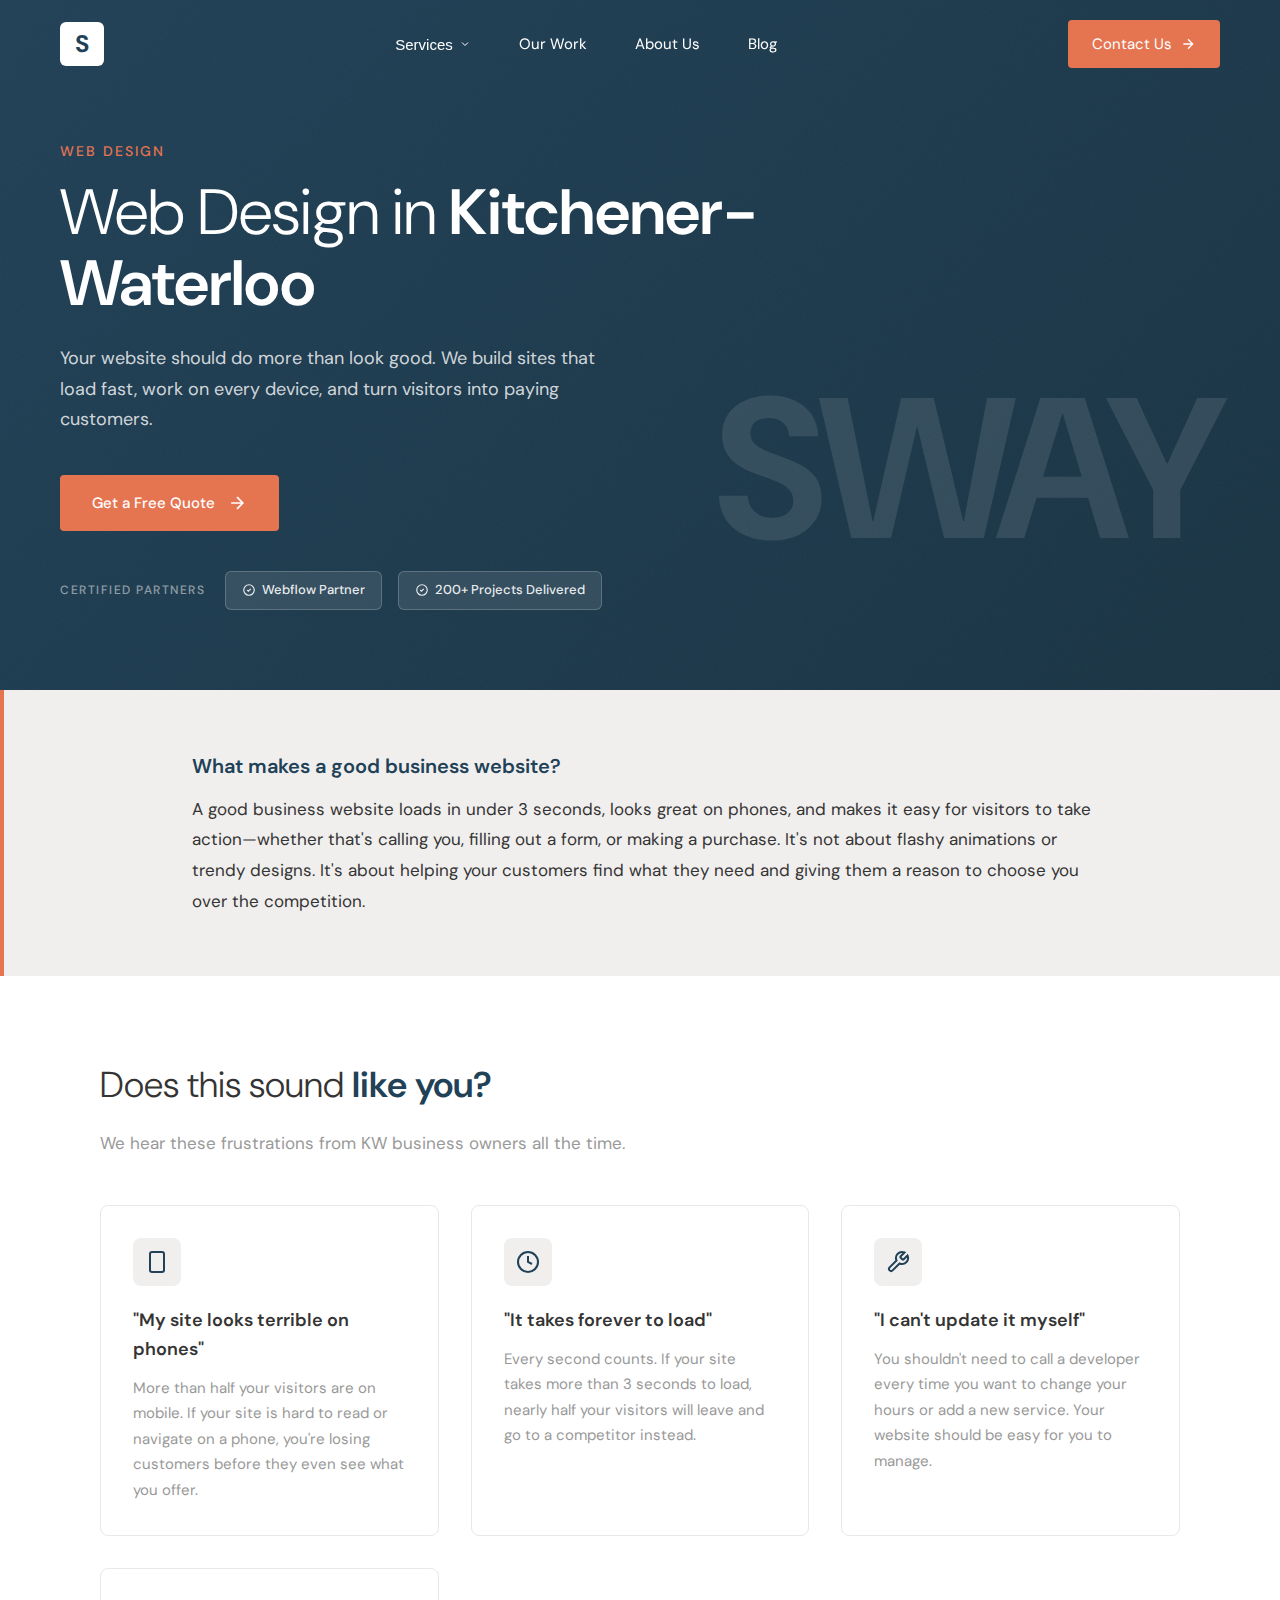
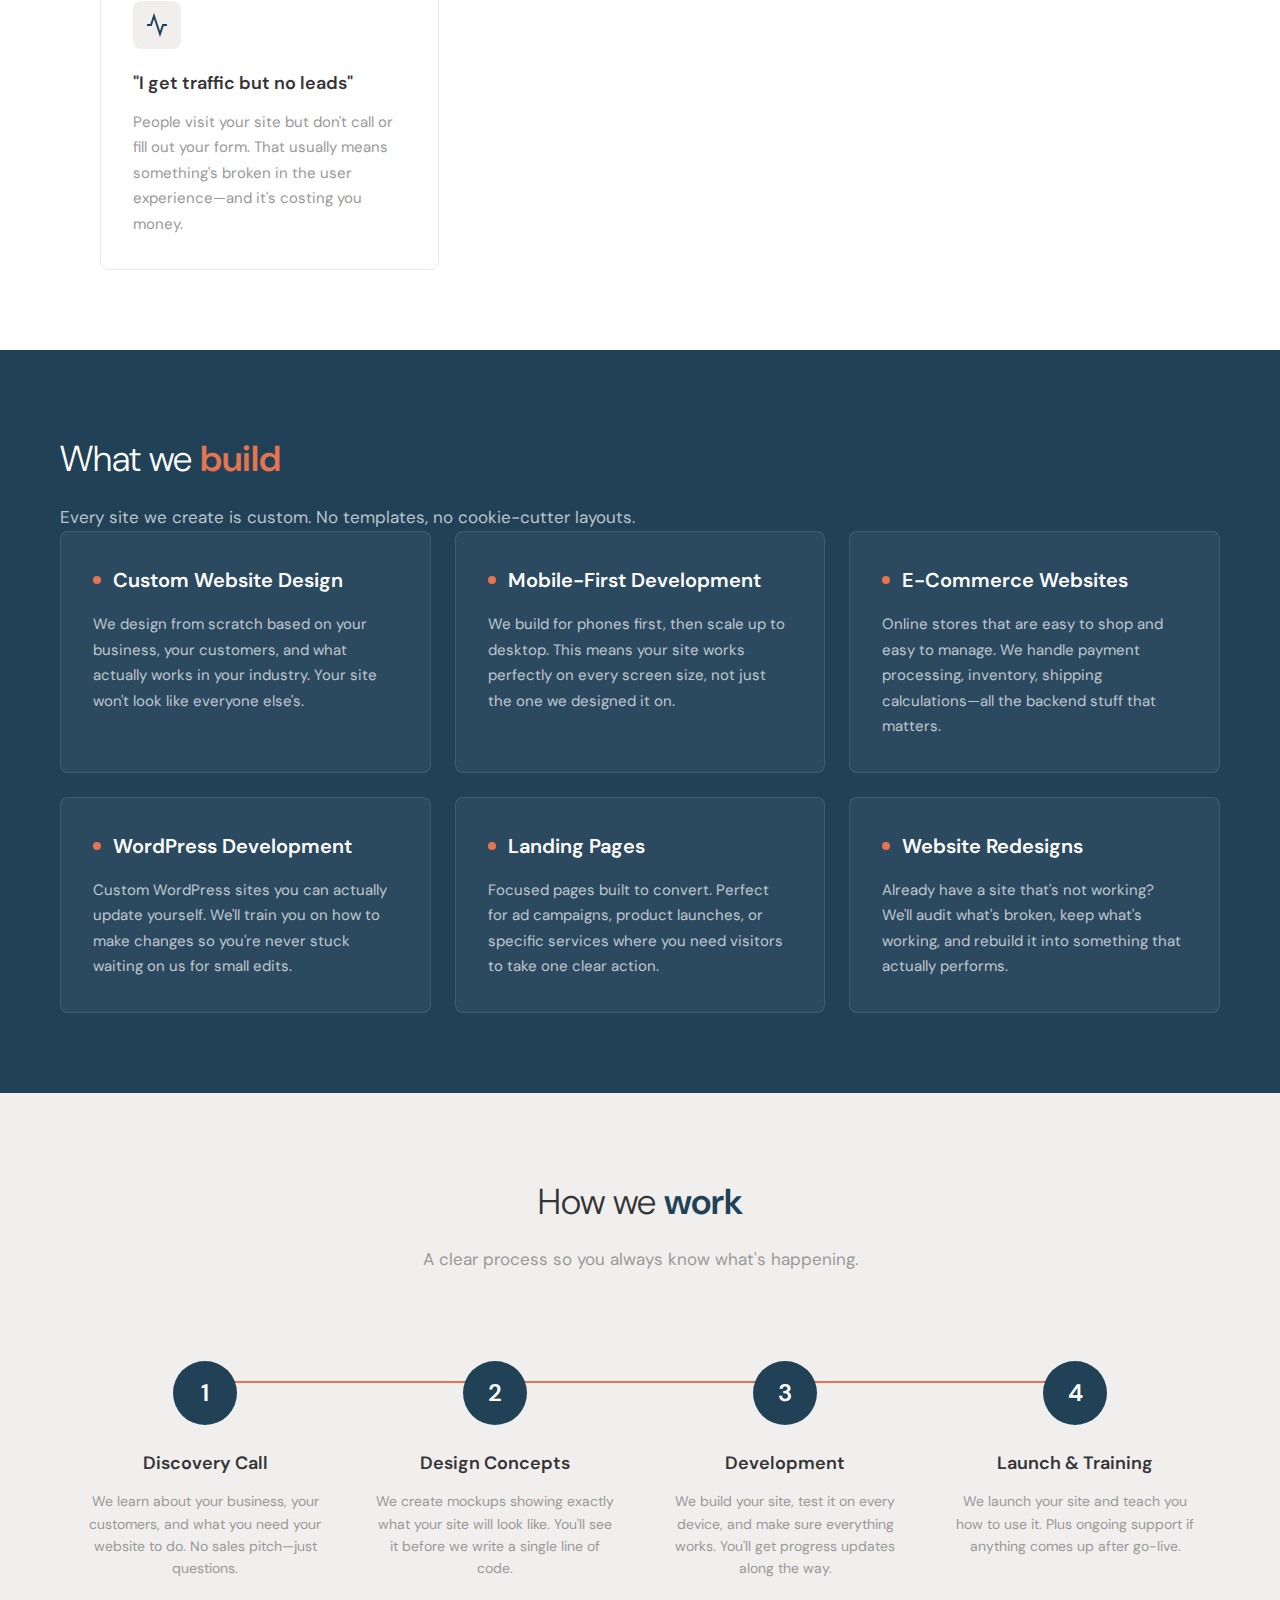
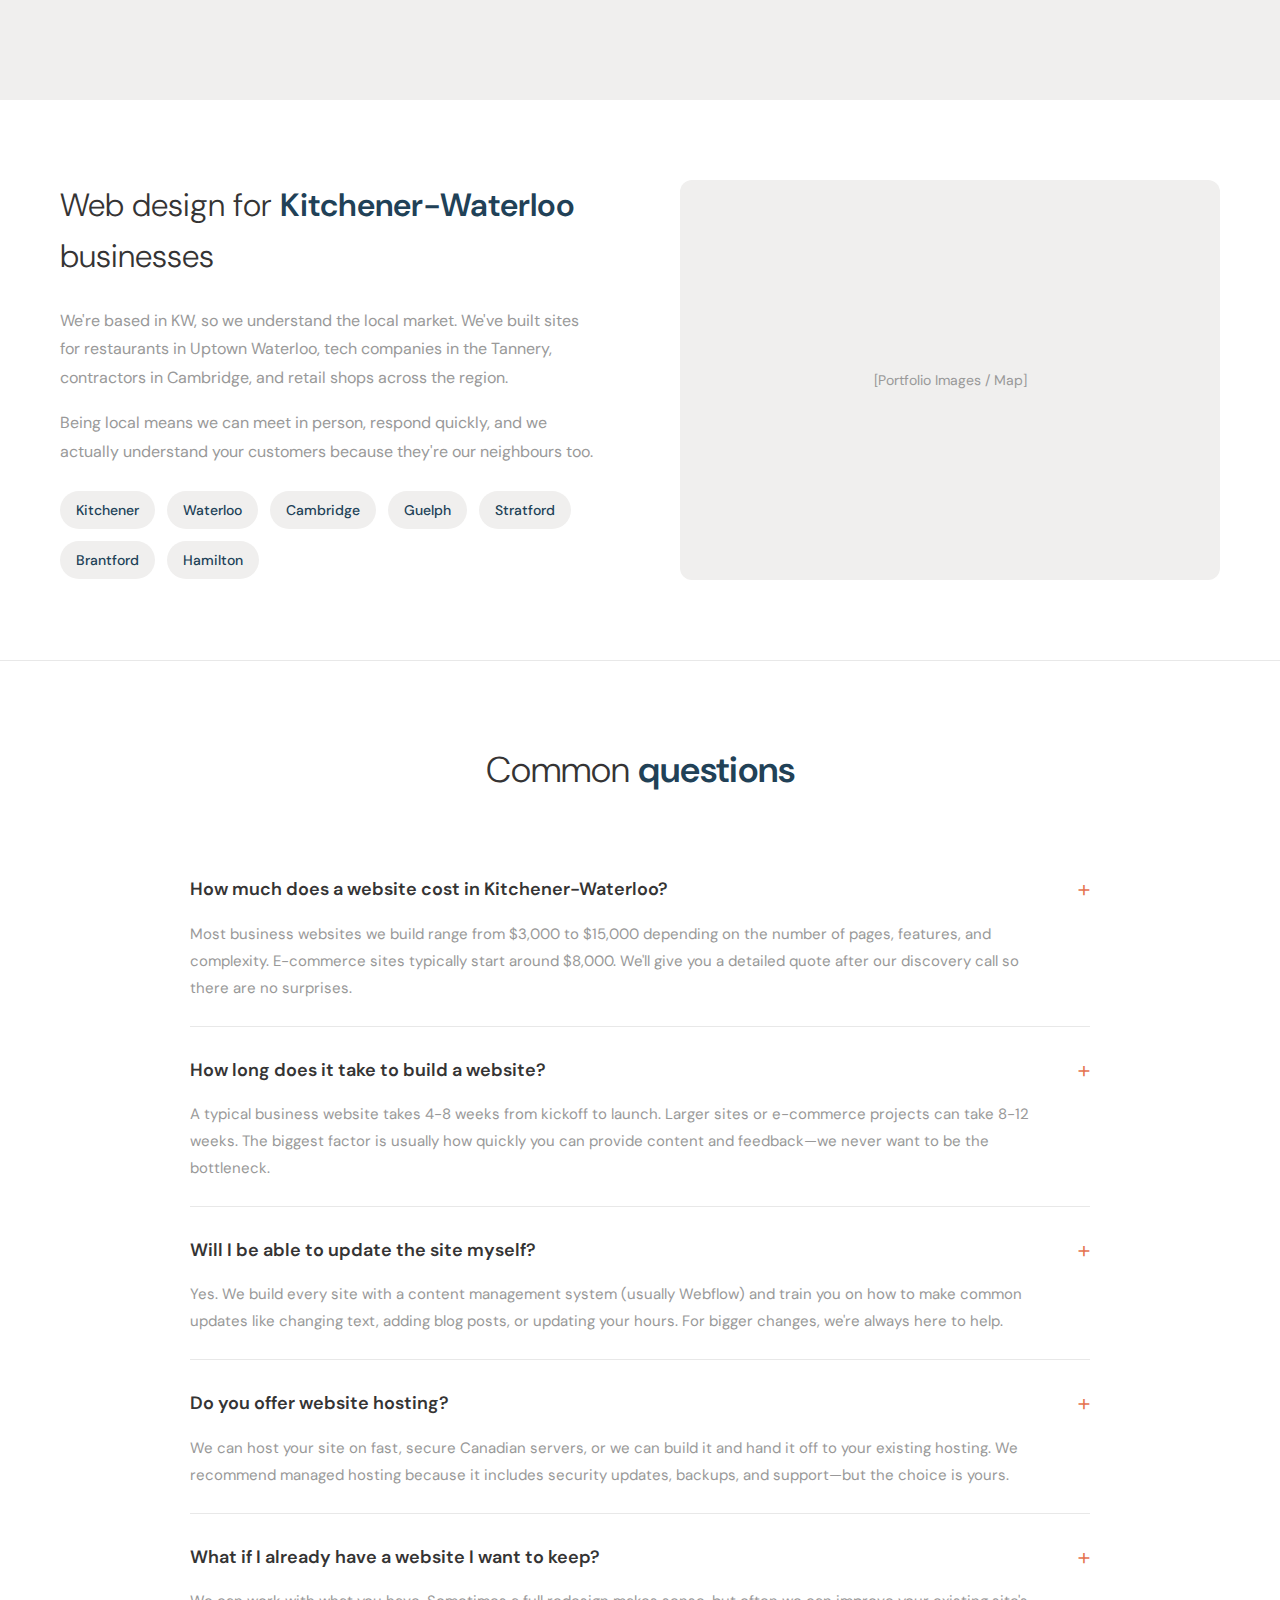
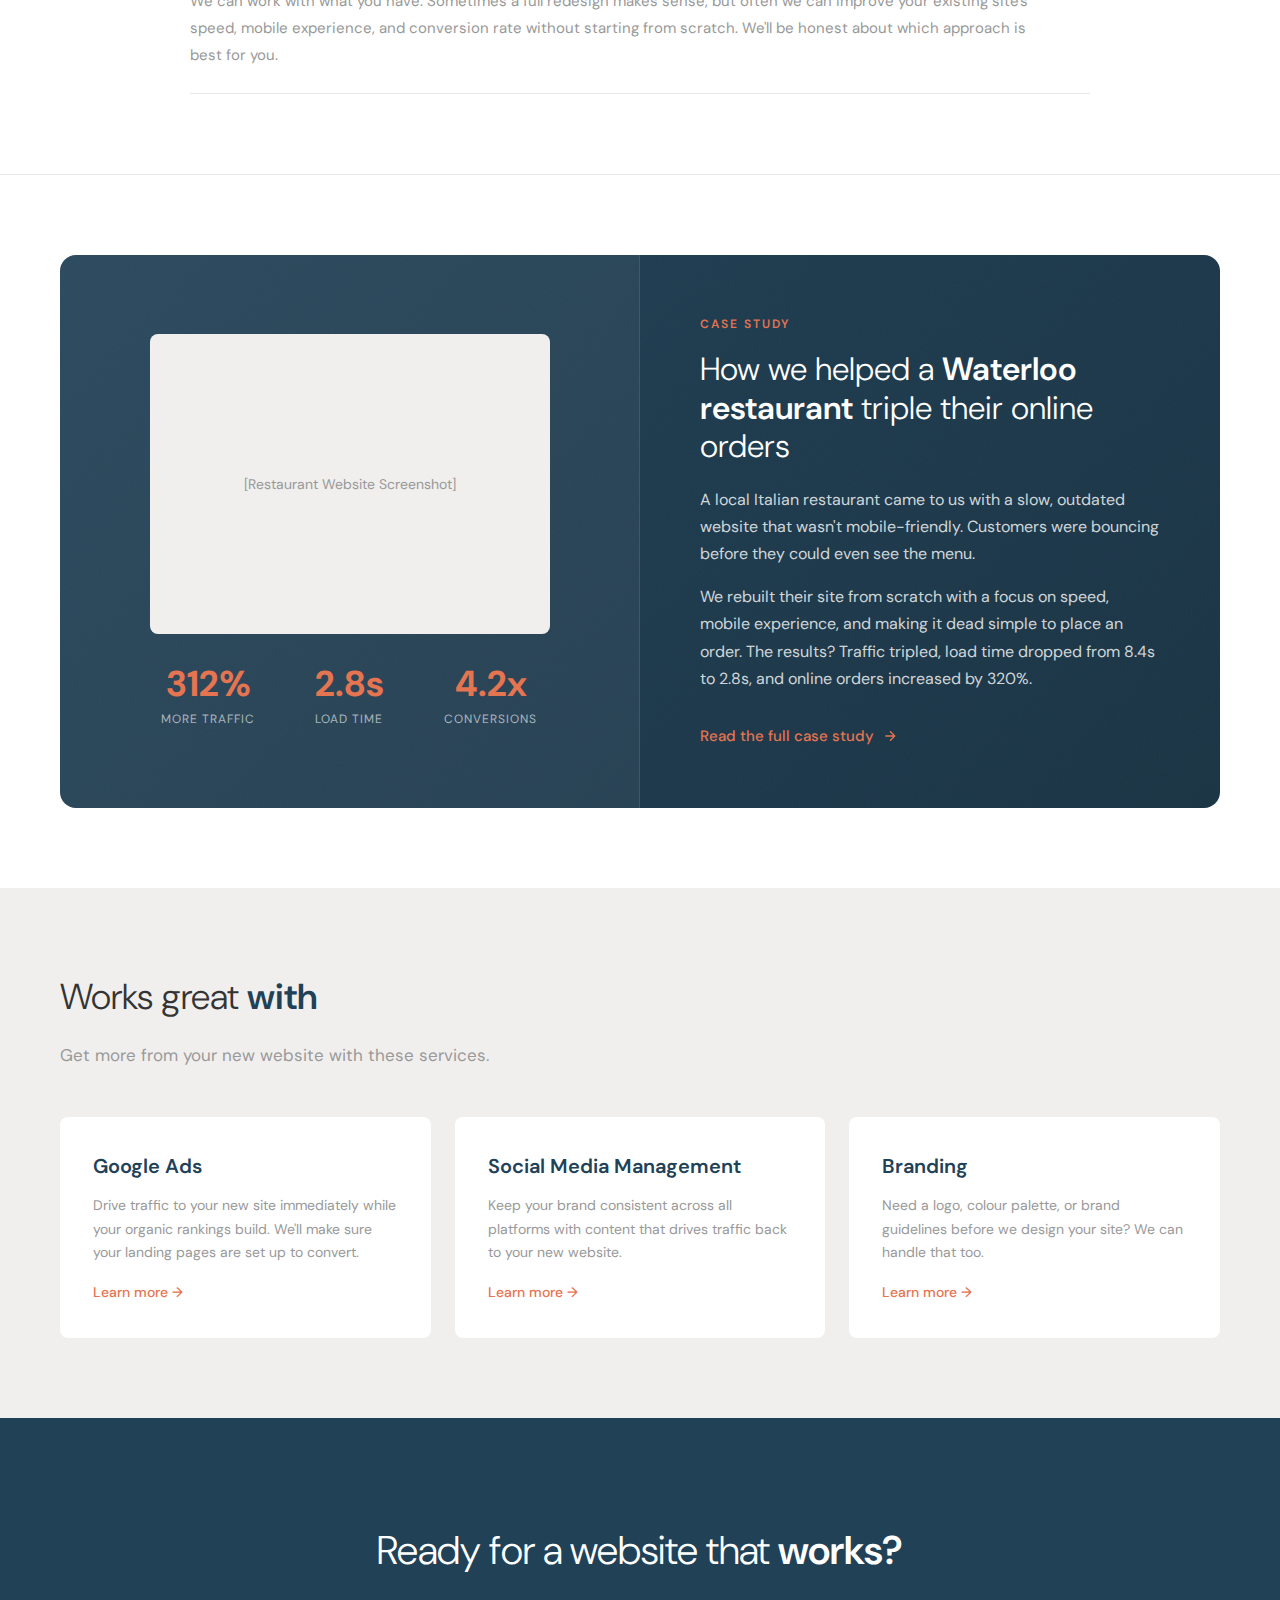
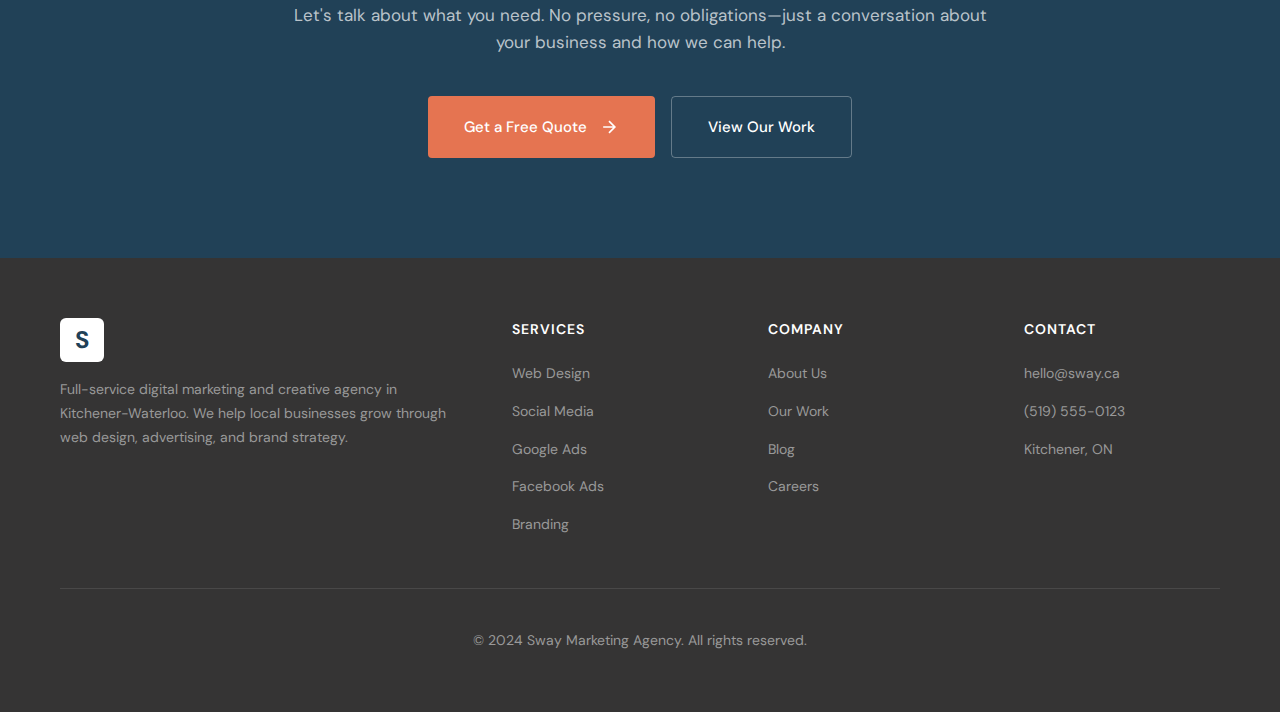
<file: Location/sway-web-design copy.html>
<!DOCTYPE html>
<html lang="en">

<head>
    <meta charset="UTF-8">
    <meta name="viewport" content="width=device-width, initial-scale=1.0">
    <title>Web Design in Kitchener-Waterloo | Sway Marketing Agency</title>
    <meta name="description"
        content="Custom web design for Kitchener-Waterloo businesses. We build websites that look great, load fast, and actually bring in customers. Get a free quote from Sway.">

    <!-- SEO Meta Tags -->
    <meta name="robots" content="index, follow, max-snippet:-1, max-image-preview:large, max-video-preview:-1">
    <link rel="canonical" href="https://sway.ca/services/web-design">
    <meta name="author" content="Sway Marketing Agency">

    <!-- Open Graph / Facebook -->
    <meta property="og:type" content="website">
    <meta property="og:url" content="https://sway.ca/services/web-design">
    <meta property="og:title" content="Web Design in Kitchener-Waterloo | Sway Marketing Agency">
    <meta property="og:description"
        content="Custom web design for Kitchener-Waterloo businesses. We build websites that look great, load fast, and actually bring in customers.">
    <meta property="og:image" content="https://sway.ca/images/web-design-og.jpg">
    <meta property="og:locale" content="en_CA">
    <meta property="og:site_name" content="Sway Marketing Agency">

    <!-- Twitter -->
    <meta name="twitter:card" content="summary_large_image">
    <meta name="twitter:url" content="https://sway.ca/services/web-design">
    <meta name="twitter:title" content="Web Design in Kitchener-Waterloo | Sway Marketing Agency">
    <meta name="twitter:description"
        content="Custom web design for Kitchener-Waterloo businesses. We build websites that look great, load fast, and actually bring in customers.">
    <meta name="twitter:image" content="https://sway.ca/images/web-design-twitter.jpg">

    <!-- Local Business Schema -->
    <script type="application/ld+json">
    {
        "@context": "https://schema.org",
        "@type": "ProfessionalService",
        "name": "Sway Marketing Agency",
        "image": "https://sway.ca/images/logo.png",
        "description": "Full-service digital marketing and web design agency in Kitchener-Waterloo",
        "address": {
            "@type": "PostalAddress",
            "streetAddress": "",
            "addressLocality": "Kitchener",
            "addressRegion": "ON",
            "postalCode": "",
            "addressCountry": "CA"
        },
        "geo": {
            "@type": "GeoCoordinates",
            "latitude": 43.4516,
            "longitude": -80.4925
        },
        "url": "https://sway.ca",
        "telephone": "+15195550123",
        "email": "hello@sway.ca",
        "priceRange": "$$",
        "areaServed": [
            "Kitchener",
            "Waterloo",
            "Cambridge",
            "Guelph",
            "Stratford",
            "Brantford",
            "Hamilton"
        ],
        "serviceType": "Web Design"
    }
    </script>

    <!-- FAQ Schema -->
    <script type="application/ld+json">
    {
        "@context": "https://schema.org",
        "@type": "FAQPage",
        "mainEntity": [
            {
                "@type": "Question",
                "name": "How much does a website cost?",
                "acceptedAnswer": {
                    "@type": "Answer",
                    "text": "Most of our websites range from $5,000 to $25,000 depending on complexity, features, and timeline. We'll give you a fixed price quote upfront—no surprises, no hourly billing that spirals out of control."
                }
            },
            {
                "@type": "Question",
                "name": "How long does it take to build a website?",
                "acceptedAnswer": {
                    "@type": "Answer",
                    "text": "A typical website takes 6-12 weeks from kickoff to launch. That includes strategy, design, development, content, testing, and training. Rush projects are possible if you need something faster."
                }
            },
            {
                "@type": "Question",
                "name": "Will my website work on mobile?",
                "acceptedAnswer": {
                    "@type": "Answer",
                    "text": "Yes. Every site we build is fully responsive and tested on phones, tablets, and desktops. More than half your visitors will be on mobile, so we design for that experience first."
                }
            },
            {
                "@type": "Question",
                "name": "Will I be able to update the site myself?",
                "acceptedAnswer": {
                    "@type": "Answer",
                    "text": "Yes. We build every site with a content management system (usually WordPress) and train you on how to make common updates like changing text, adding blog posts, or updating your hours."
                }
            }
        ]
    }
    </script>

    <link rel="preconnect" href="https://fonts.googleapis.com">
    <link rel="preconnect" href="https://fonts.gstatic.com" crossorigin>
    <link
        href="https://fonts.googleapis.com/css2?family=DM+Sans:opsz,wght@9..40,300;9..40,400;9..40,500;9..40,600;9..40,700&display=swap"
        rel="stylesheet">
    <link rel="stylesheet" href="../style.css">
</head>

<body>
    <nav class="nav">
        <a href="sway-web-design.html" class="nav-logo">S</a>
        <ul class="nav-links">
            <li class="dropdown">
                <button class="dropdown-trigger">
                    Services
                    <svg width="12" height="12" viewBox="0 0 24 24" fill="none" stroke="currentColor" stroke-width="2">
                        <polyline points="6 9 12 15 18 9"></polyline>
                    </svg>
                </button>
                <div class="dropdown-menu">
                    <div class="dropdown-menu-inner">
                        <div class="dropdown-section">
                            <span class="dropdown-label">Ontario (Main)</span>
                            <a href="../sway-web-design.html">Web Design</a>
                            <a href="../sway-social-media-management.html">Social Media Management</a>
                            <a href="../sway-google-ads.html">Google Ads</a>
                            <a href="../sway-facebook-ads.html">Facebook & Instagram Ads</a>
                            <a href="../sway-branding-creative.html">Branding & Creative</a>
                        </div>
                        <div class="dropdown-section">
                            <span class="dropdown-label">Kitchener-Waterloo</span>
                            <a href="sway-web-design copy.html" class="active">Web Design (KW)</a>
                            <a href="sway-social-media-management copy.html">Social Media (KW)</a>
                            <a href="sway-google-ads copy.html">Google Ads (KW)</a>
                            <a href="sway-facebook-ads copy.html">Facebook Ads (KW)</a>
                            <a href="sway-branding-creative copy.html">Branding (KW)</a>
                        </div>
                    </div>
                </div>
            </li>
            <li><a href="#">Our Work</a></li>
            <li><a href="#">About Us</a></li>
            <li><a href="#">Blog</a></li>
        </ul>
        <a href="#contact" class="nav-cta">
            Contact Us
            <svg width="16" height="16" viewBox="0 0 24 24" fill="none" stroke="currentColor" stroke-width="2">
                <path d="M5 12h14M12 5l7 7-7 7" />
            </svg>
        </a>
    </nav>

    <section class="hero">
        <div class="hero-content">
            <div class="hero-eyebrow">Web Design</div>
            <h1>Web Design in <span>Kitchener-Waterloo</span></h1>
            <p class="hero-subtitle">Your website should do more than look good. We build sites that load fast, work on
                every device, and turn visitors into paying customers.</p>
            <a href="#contact" class="hero-cta">
                Get a Free Quote
                <svg width="20" height="20" viewBox="0 0 24 24" fill="none" stroke="currentColor" stroke-width="2">
                    <path d="M5 12h14M12 5l7 7-7 7" />
                </svg>
            </a>
            </a>
            <div class="hero-partners">
                <div class="hero-partners-label">Certified Partners</div>
                <div class="hero-partners-badges">
                    <div class="partner-badge">
                        <svg viewBox="0 0 24 24" fill="none" stroke="currentColor" stroke-width="2">
                            <path d="M9 12l2 2 4-4m6 2a9 9 0 11-18 0 9 9 0 0118 0z" />
                        </svg>
                        Webflow Partner
                    </div>
                    <div class="partner-badge">
                        <svg viewBox="0 0 24 24" fill="none" stroke="currentColor" stroke-width="2">
                            <path d="M9 12l2 2 4-4m6 2a9 9 0 11-18 0 9 9 0 0118 0z" />
                        </svg>
                        200+ Projects Delivered
                    </div>
                </div>
            </div>
        </div>
        <div class="hero-watermark">SWAY</div>
    </section>

    <section class="quick-answer">
        <div class="quick-answer-inner">
            <h2>What makes a good business website?</h2>
            <p>A good business website loads in under 3 seconds, looks great on phones, and makes it easy for visitors
                to take action—whether that's calling you, filling out a form, or making a purchase. It's not about
                flashy animations or trendy designs. It's about helping your customers find what they need and giving
                them a reason to choose you over the competition.</p>
        </div>
    </section>

    <section class="content-section">
        <div class="section-header">
            <h2>Does this sound <span>like you?</span></h2>
            <p>We hear these frustrations from KW business owners all the time.</p>
        </div>
        <div class="problems-grid">
            <div class="problem-card">
                <div class="problem-icon">
                    <svg width="24" height="24" viewBox="0 0 24 24" fill="none" stroke="currentColor" stroke-width="2">
                        <rect x="5" y="2" width="14" height="20" rx="2" ry="2" />
                        <line x1="12" y1="18" x2="12.01" y2="18" />
                    </svg>
                </div>
                <h3>"My site looks terrible on phones"</h3>
                <p>More than half your visitors are on mobile. If your site is hard to read or navigate on a phone,
                    you're losing customers before they even see what you offer.</p>
            </div>
            <div class="problem-card">
                <div class="problem-icon">
                    <svg width="24" height="24" viewBox="0 0 24 24" fill="none" stroke="currentColor" stroke-width="2">
                        <circle cx="12" cy="12" r="10" />
                        <polyline points="12 6 12 12 16 14" />
                    </svg>
                </div>
                <h3>"It takes forever to load"</h3>
                <p>Every second counts. If your site takes more than 3 seconds to load, nearly half your visitors will
                    leave and go to a competitor instead.</p>
            </div>
            <div class="problem-card">
                <div class="problem-icon">
                    <svg width="24" height="24" viewBox="0 0 24 24" fill="none" stroke="currentColor" stroke-width="2">
                        <path
                            d="M14.7 6.3a1 1 0 0 0 0 1.4l1.6 1.6a1 1 0 0 0 1.4 0l3.77-3.77a6 6 0 0 1-7.94 7.94l-6.91 6.91a2.12 2.12 0 0 1-3-3l6.91-6.91a6 6 0 0 1 7.94-7.94l-3.76 3.76z" />
                    </svg>
                </div>
                <h3>"I can't update it myself"</h3>
                <p>You shouldn't need to call a developer every time you want to change your hours or add a new service.
                    Your website should be easy for you to manage.</p>
            </div>
            <div class="problem-card">
                <div class="problem-icon">
                    <svg width="24" height="24" viewBox="0 0 24 24" fill="none" stroke="currentColor" stroke-width="2">
                        <path d="M22 12h-4l-3 9L9 3l-3 9H2" />
                    </svg>
                </div>
                <h3>"I get traffic but no leads"</h3>
                <p>People visit your site but don't call or fill out your form. That usually means something's broken in
                    the user experience—and it's costing you money.</p>
            </div>
        </div>
    </section>

    <section class="services-section">
        <div class="section-header" style="max-width: 1200px; margin: 0 auto;">
            <h2>What we <span>build</span></h2>
            <p>Every site we create is custom. No templates, no cookie-cutter layouts.</p>
        </div>
        <div class="services-grid">
            <div class="service-card">
                <h3>Custom Website Design</h3>
                <p>We design from scratch based on your business, your customers, and what actually works in your
                    industry. Your site won't look like everyone else's.</p>
            </div>
            <div class="service-card">
                <h3>Mobile-First Development</h3>
                <p>We build for phones first, then scale up to desktop. This means your site works perfectly on every
                    screen size, not just the one we designed it on.</p>
            </div>
            <div class="service-card">
                <h3>E-Commerce Websites</h3>
                <p>Online stores that are easy to shop and easy to manage. We handle payment processing, inventory,
                    shipping calculations—all the backend stuff that matters.</p>
            </div>
            <div class="service-card">
                <h3>WordPress Development</h3>
                <p>Custom WordPress sites you can actually update yourself. We'll train you on how to make changes so
                    you're never stuck waiting on us for small edits.</p>
            </div>
            <div class="service-card">
                <h3>Landing Pages</h3>
                <p>Focused pages built to convert. Perfect for ad campaigns, product launches, or specific services
                    where you need visitors to take one clear action.</p>
            </div>
            <div class="service-card">
                <h3>Website Redesigns</h3>
                <p>Already have a site that's not working? We'll audit what's broken, keep what's working, and rebuild
                    it into something that actually performs.</p>
            </div>
        </div>
    </section>

    <section class="process-section">
        <div class="section-header" style="text-align: center; max-width: 600px; margin: 0 auto 48px;">
            <h2>How we <span>work</span></h2>
            <p>A clear process so you always know what's happening.</p>
        </div>
        <div class="process-grid">
            <div class="process-step">
                <div class="process-number">1</div>
                <h3>Discovery Call</h3>
                <p>We learn about your business, your customers, and what you need your website to do. No sales
                    pitch—just questions.</p>
            </div>
            <div class="process-step">
                <div class="process-number">2</div>
                <h3>Design Concepts</h3>
                <p>We create mockups showing exactly what your site will look like. You'll see it before we write a
                    single line of code.</p>
            </div>
            <div class="process-step">
                <div class="process-number">3</div>
                <h3>Development</h3>
                <p>We build your site, test it on every device, and make sure everything works. You'll get progress
                    updates along the way.</p>
            </div>
            <div class="process-step">
                <div class="process-number">4</div>
                <h3>Launch & Training</h3>
                <p>We launch your site and teach you how to use it. Plus ongoing support if anything comes up after
                    go-live.</p>
            </div>
        </div>
    </section>

    <section class="local-section">
        <div class="local-content">
            <div class="local-text">
                <h2>Web design for <span>Kitchener-Waterloo</span> businesses</h2>
                <p>We're based in KW, so we understand the local market. We've built sites for restaurants in Uptown
                    Waterloo, tech companies in the Tannery, contractors in Cambridge, and retail shops across the
                    region.</p>
                <p>Being local means we can meet in person, respond quickly, and we actually understand your customers
                    because they're our neighbours too.</p>
                <div class="local-areas">
                    <span>Kitchener</span>
                    <span>Waterloo</span>
                    <span>Cambridge</span>
                    <span>Guelph</span>
                    <span>Stratford</span>
                    <span>Brantford</span>
                    <span>Hamilton</span>
                </div>
            </div>
            <div class="local-map">[Portfolio Images / Map]</div>
        </div>
    </section>

    <section class="faq-section">
        <div class="section-header" style="text-align: center; max-width: 600px; margin: 0 auto 48px;">
            <h2>Common <span>questions</span></h2>
        </div>
        <div class="faq-grid">
            <div class="faq-item">
                <div class="faq-question">How much does a website cost in Kitchener-Waterloo?</div>
                <p class="faq-answer">Most business websites we build range from $3,000 to $15,000 depending on the
                    number of pages, features, and complexity. E-commerce sites typically start around $8,000. We'll
                    give you a detailed quote after our discovery call so there are no surprises.</p>
            </div>
            <div class="faq-item">
                <div class="faq-question">How long does it take to build a website?</div>
                <p class="faq-answer">A typical business website takes 4-8 weeks from kickoff to launch. Larger sites or
                    e-commerce projects can take 8-12 weeks. The biggest factor is usually how quickly you can provide
                    content and feedback—we never want to be the bottleneck.</p>
            </div>
            <div class="faq-item">
                <div class="faq-question">Will I be able to update the site myself?</div>
                <p class="faq-answer">Yes. We build every site with a content management system (usually Webflow) and
                    train you on how to make common updates like changing text, adding blog posts, or updating your
                    hours. For bigger changes, we're always here to help.</p>
            </div>
            <div class="faq-item">
                <div class="faq-question">Do you offer website hosting?</div>
                <p class="faq-answer">We can host your site on fast, secure Canadian servers, or we can build it and
                    hand it off to your existing hosting. We recommend managed hosting because it includes security
                    updates, backups, and support—but the choice is yours.</p>
            </div>
            <div class="faq-item">
                <div class="faq-question">What if I already have a website I want to keep?</div>
                <p class="faq-answer">We can work with what you have. Sometimes a full redesign makes sense, but often
                    we can improve your existing site's speed, mobile experience, and conversion rate without starting
                    from scratch. We'll be honest about which approach is best for you.</p>
            </div>
        </div>
    </section>

    <section class="case-study-section">
        <div class="case-study-container">
            <div class="case-study-content">
                <div class="case-study-visual">
                    <div class="case-study-image">[Restaurant Website Screenshot]</div>
                    <div class="case-study-stats">
                        <div class="case-study-stat">
                            <div class="case-study-stat-number">312%</div>
                            <div class="case-study-stat-label">More Traffic</div>
                        </div>
                        <div class="case-study-stat">
                            <div class="case-study-stat-number">2.8s</div>
                            <div class="case-study-stat-label">Load Time</div>
                        </div>
                        <div class="case-study-stat">
                            <div class="case-study-stat-number">4.2x</div>
                            <div class="case-study-stat-label">Conversions</div>
                        </div>
                    </div>
                </div>
                <div class="case-study-story">
                    <div class="case-study-eyebrow">Case Study</div>
                    <h3>How we helped a <span>Waterloo restaurant</span> triple their online orders</h3>
                    <p>A local Italian restaurant came to us with a slow, outdated website that wasn't mobile-friendly.
                        Customers were bouncing before they could even see the menu.</p>
                    <p>We rebuilt their site from scratch with a focus on speed, mobile experience, and making it dead
                        simple to place an order. The results? Traffic tripled, load time dropped from 8.4s to 2.8s, and
                        online orders increased by 320%.</p>
                    <a href="#" class="case-study-link">
                        Read the full case study
                        <svg width="16" height="16" viewBox="0 0 24 24" fill="none" stroke="currentColor"
                            stroke-width="2">
                            <path d="M5 12h14M12 5l7 7-7 7" />
                        </svg>
                    </a>
                </div>
            </div>
        </div>
    </section>

    <section class="related-section">
        <div class="section-header" style="max-width: 1200px; margin: 0 auto 48px;">
            <h2>Works great <span>with</span></h2>
            <p>Get more from your new website with these services.</p>
        </div>
        <div class="related-grid">
            <a href="sway-google-ads.html" class="related-card">
                <h3>Google Ads</h3>
                <p>Drive traffic to your new site immediately while your organic rankings build. We'll make sure your
                    landing pages are set up to convert.</p>
                <span class="link">Learn more →</span>
            </a>
            <a href="sway-social-media-management.html" class="related-card">
                <h3>Social Media Management</h3>
                <p>Keep your brand consistent across all platforms with content that drives traffic back to your new
                    website.</p>
                <span class="link">Learn more →</span>
            </a>
            <a href="sway-branding-creative.html" class="related-card">
                <h3>Branding</h3>
                <p>Need a logo, colour palette, or brand guidelines before we design your site? We can handle that too.
                </p>
                <span class="link">Learn more →</span>
            </a>
        </div>
    </section>

    <section class="cta-section" id="contact">
        <div class="cta-content">
            <h2>Ready for a website that <span>works?</span></h2>
            <p>Let's talk about what you need. No pressure, no obligations—just a conversation about your business and
                how we can help.</p>
            <div class="cta-buttons">
                <a href="#" class="cta-primary">
                    Get a Free Quote
                    <svg width="20" height="20" viewBox="0 0 24 24" fill="none" stroke="currentColor" stroke-width="2">
                        <path d="M5 12h14M12 5l7 7-7 7" />
                    </svg>
                </a>
                <a href="#" class="cta-secondary">View Our Work</a>
            </div>
        </div>
    </section>

    <footer class="footer">
        <div class="footer-content">
            <div class="footer-brand">
                <div class="footer-logo">S</div>
                <p>Full-service digital marketing and creative agency in Kitchener-Waterloo. We help local businesses
                    grow through web design, advertising, and brand strategy.</p>
            </div>
            <div class="footer-column">
                <h4>Services</h4>
                <ul>
                    <li><a href="sway-web-design.html">Web Design</a></li>
                    <li><a href="sway-social-media-management.html">Social Media</a></li>
                    <li><a href="sway-google-ads.html">Google Ads</a></li>
                    <li><a href="sway-facebook-ads.html">Facebook Ads</a></li>
                    <li><a href="sway-branding-creative.html">Branding</a></li>
                </ul>
            </div>
            <div class="footer-column">
                <h4>Company</h4>
                <ul>
                    <li><a href="#">About Us</a></li>
                    <li><a href="#">Our Work</a></li>
                    <li><a href="#">Blog</a></li>
                    <li><a href="#">Careers</a></li>
                </ul>
            </div>
            <div class="footer-column">
                <h4>Contact</h4>
                <ul>
                    <li><a href="mailto:hello@sway.ca">hello@sway.ca</a></li>
                    <li><a href="tel:5195550123">(519) 555-0123</a></li>
                    <li><a href="#">Kitchener, ON</a></li>
                </ul>
            </div>
        </div>
        <div class="footer-bottom">
            <p>© 2024 Sway Marketing Agency. All rights reserved.</p>
        </div>
    </footer>

    <script>
        window.addEventListener('scroll', function () {
            const nav = document.querySelector('.nav');
            if (window.scrollY > 100) {
                nav.classList.add('scrolled');
            } else {
                nav.classList.remove('scrolled');
            }
        });
    </script>
</body>

</html>
</file>
<file: style.css>
:root {
    --sway-navy: #214157;
    --sway-coral: #E57451;
    --sway-charcoal: #353434;
    --sway-gray: #999999;
    --sway-cream: #F0EFEE;
    --sway-white: #ffffff;
}

* {
    margin: 0;
    padding: 0;
    box-sizing: border-box;
}

body {
    font-family: 'DM Sans', -apple-system, BlinkMacSystemFont, sans-serif;
    color: var(--sway-charcoal);
    line-height: 1.6;
    background: var(--sway-white);
}

/* Navigation */
.nav {
    position: fixed;
    top: 0;
    left: 0;
    right: 0;
    z-index: 1000;
    padding: 20px 60px;
    display: flex;
    justify-content: space-between;
    align-items: center;
    background: transparent;
    transition: background 0.3s ease;
}

.nav.scrolled {
    background: var(--sway-navy);
}

.nav-logo {
    width: 44px;
    height: 44px;
    background: var(--sway-white);
    border-radius: 6px;
    display: flex;
    align-items: center;
    justify-content: center;
    font-weight: 700;
    color: var(--sway-navy);
    font-size: 24px;
    text-decoration: none;
}

.nav-links {
    display: flex;
    gap: 48px;
    list-style: none;
    align-items: center;
}

.nav-links>li {
    position: relative;
}

.nav-links a {
    color: var(--sway-white);
    text-decoration: none;
    font-size: 15px;
    font-weight: 400;
    transition: opacity 0.2s;
}

.nav-links a:hover {
    opacity: 0.8;
}

.dropdown-trigger {
    display: flex;
    align-items: center;
    gap: 6px;
    cursor: pointer;
    color: var(--sway-white);
    font-size: 15px;
    font-weight: 400;
    transition: opacity 0.2s;
    background: none;
    border: none;
}

.dropdown-trigger:hover {
    opacity: 0.8;
}

.dropdown-trigger svg {
    transition: transform 0.2s;
}

.dropdown:hover .dropdown-trigger svg {
    transform: rotate(180deg);
}

.dropdown-menu {
    position: absolute;
    top: 100%;
    left: 50%;
    transform: translateX(-50%);
    padding-top: 16px;
    opacity: 0;
    visibility: hidden;
    transition: all 0.2s ease;
}

.dropdown:hover .dropdown-menu {
    opacity: 1;
    visibility: visible;
}

.dropdown-menu-inner {
    background: var(--sway-white);
    border-radius: 12px;
    box-shadow: 0 20px 60px rgba(33, 65, 87, 0.2);
    padding: 8px;
    display: flex;
    gap: 24px;
}

.dropdown-section {
    display: flex;
    flex-direction: column;
    min-width: 200px;
}

.dropdown-label {
    padding: 8px 16px 4px;
    font-size: 11px;
    text-transform: uppercase;
    letter-spacing: 1px;
    color: var(--sway-gray);
    font-weight: 600;
}

.dropdown-menu a {
    display: block;
    padding: 8px 16px;
    color: var(--sway-navy);
    text-decoration: none;
    font-size: 14px;
    transition: all 0.2s;
    border-radius: 4px;
    white-space: nowrap;
}

.dropdown-menu a:hover {
    background: var(--sway-cream);
    color: var(--sway-navy) !important;
    opacity: 1;
}

.dropdown-menu a.active {
    background: var(--sway-navy);
    color: var(--sway-white) !important;
}

.nav-cta {
    display: flex;
    align-items: center;
    gap: 8px;
    color: var(--sway-white);
    text-decoration: none;
    font-size: 15px;
    background: var(--sway-coral);
    padding: 12px 24px;
    border-radius: 4px;
    transition: all 0.3s;
}

.nav-cta:hover {
    background: #d4623f;
    opacity: 1;
}

.nav-cta svg {
    transition: transform 0.2s;
}

.nav-cta:hover svg {
    transform: translateX(4px);
}

/* Hero */
.hero {
    min-height: 70vh;
    background: linear-gradient(135deg, var(--sway-navy) 0%, #1a3444 100%);
    position: relative;
    display: flex;
    align-items: center;
    padding: 140px 60px 80px;
    overflow: hidden;
}

.hero::before {
    content: '';
    position: absolute;
    top: 0;
    left: 0;
    right: 0;
    bottom: 0;
    background: url("data:image/svg+xml,%3Csvg viewBox='0 0 400 400' xmlns='http://www.w3.org/2000/svg'%3E%3Cfilter id='noiseFilter'%3E%3CfeTurbulence type='fractalNoise' baseFrequency='0.9' numOctaves='3' stitchTiles='stitch'/%3E%3C/filter%3E%3Crect width='100%25' height='100%25' filter='url(%23noiseFilter)'/%3E%3C/svg%3E");
    opacity: 0.03;
    pointer-events: none;
}

.hero-content {
    max-width: 700px;
    position: relative;
    z-index: 1;
}

.hero-eyebrow {
    color: var(--sway-coral);
    font-size: 14px;
    font-weight: 500;
    text-transform: uppercase;
    letter-spacing: 2px;
    margin-bottom: 16px;
}

.hero h1 {
    font-size: clamp(42px, 5vw, 64px);
    font-weight: 300;
    color: var(--sway-white);
    line-height: 1.1;
    margin-bottom: 24px;
}

.hero h1 span {
    font-weight: 600;
}

.hero-subtitle {
    font-size: 18px;
    color: rgba(255, 255, 255, 0.8);
    max-width: 540px;
    margin-bottom: 40px;
    line-height: 1.7;
}

.hero-cta {
    display: inline-flex;
    align-items: center;
    gap: 12px;
    background: var(--sway-coral);
    color: var(--sway-white);
    padding: 16px 32px;
    border-radius: 4px;
    text-decoration: none;
    font-weight: 500;
    font-size: 15px;
    transition: all 0.3s ease;
}

.hero-cta:hover {
    background: #d4623f;
    transform: translateY(-2px);
}

.hero-partners {
    margin-top: 40px;
    display: flex;
    align-items: center;
    gap: 20px;
    flex-wrap: wrap;
}

.hero-partners-label {
    font-size: 12px;
    color: rgba(255, 255, 255, 0.5);
    text-transform: uppercase;
    letter-spacing: 1.5px;
    font-weight: 500;
}

.hero-partners-badges {
    display: flex;
    gap: 16px;
    flex-wrap: wrap;
}

.partner-badge {
    padding: 8px 16px;
    background: rgba(255, 255, 255, 0.1);
    border: 1px solid rgba(255, 255, 255, 0.2);
    border-radius: 6px;
    color: rgba(255, 255, 255, 0.9);
    font-size: 13px;
    font-weight: 500;
    display: flex;
    align-items: center;
    gap: 6px;
    transition: all 0.2s ease;
}

.partner-badge:hover {
    background: rgba(255, 255, 255, 0.15);
    border-color: rgba(255, 255, 255, 0.3);
}

.partner-badge svg {
    width: 14px;
    height: 14px;
}

.hero-watermark {
    position: absolute;
    right: 60px;
    bottom: 60px;
    opacity: 0.1;
    font-size: 200px;
    font-weight: 700;
    color: var(--sway-white);
    letter-spacing: -8px;
}

/* Quick Answer */
.quick-answer {
    background: var(--sway-cream);
    padding: 60px;
    border-left: 4px solid var(--sway-coral);
}

.quick-answer-inner {
    max-width: 900px;
    margin: 0 auto;
}

.quick-answer h2 {
    font-size: 20px;
    font-weight: 600;
    color: var(--sway-navy);
    margin-bottom: 12px;
}

.quick-answer p {
    font-size: 17px;
    color: var(--sway-charcoal);
    line-height: 1.8;
}

/* Sections */
.content-section {
    padding: 80px 60px;
    max-width: 1200px;
    margin: 0 auto;
}

.section-header {
    margin-bottom: 48px;
}

.section-header h2 {
    font-size: 36px;
    font-weight: 300;
    color: var(--sway-charcoal);
    margin-bottom: 16px;
}

.section-header h2 span {
    font-weight: 600;
    color: var(--sway-navy);
}

.section-header p {
    font-size: 17px;
    color: var(--sway-gray);
    max-width: 600px;
}

/* Problems */
.problems-grid {
    display: grid;
    grid-template-columns: repeat(auto-fit, minmax(280px, 1fr));
    gap: 32px;
}

.problem-card {
    padding: 32px;
    background: var(--sway-white);
    border: 1px solid #e8e8e8;
    border-radius: 8px;
    transition: all 0.3s ease;
}

.problem-card:hover {
    border-color: var(--sway-coral);
    transform: translateY(-4px);
    box-shadow: 0 12px 40px rgba(33, 65, 87, 0.1);
}

.problem-icon {
    width: 48px;
    height: 48px;
    background: var(--sway-cream);
    border-radius: 8px;
    display: flex;
    align-items: center;
    justify-content: center;
    margin-bottom: 20px;
    color: var(--sway-navy);
}

.problem-card h3 {
    font-size: 18px;
    font-weight: 600;
    color: var(--sway-charcoal);
    margin-bottom: 12px;
}

.problem-card p {
    font-size: 15px;
    color: var(--sway-gray);
    line-height: 1.7;
}

/* Services */
.services-section {
    background: var(--sway-navy);
    padding: 80px 60px;
}

.services-section .section-header h2 {
    color: var(--sway-white);
}

.services-section .section-header h2 span {
    color: var(--sway-coral);
}

.services-section .section-header p {
    color: rgba(255, 255, 255, 0.7);
}

.services-grid {
    display: grid;
    grid-template-columns: repeat(auto-fit, minmax(300px, 1fr));
    gap: 24px;
    max-width: 1200px;
    margin: 0 auto;
}

.service-card {
    background: rgba(255, 255, 255, 0.05);
    border: 1px solid rgba(255, 255, 255, 0.1);
    border-radius: 8px;
    padding: 32px;
    transition: all 0.3s ease;
}

.service-card:hover {
    background: rgba(255, 255, 255, 0.08);
    border-color: var(--sway-coral);
}

.service-card h3 {
    font-size: 20px;
    font-weight: 600;
    color: var(--sway-white);
    margin-bottom: 16px;
    display: flex;
    align-items: center;
    gap: 12px;
}

.service-card h3::before {
    content: '';
    width: 8px;
    height: 8px;
    background: var(--sway-coral);
    border-radius: 50%;
}

.service-card p {
    font-size: 15px;
    color: rgba(255, 255, 255, 0.7);
    line-height: 1.7;
}

/* Process */
.process-section {
    background: var(--sway-cream);
    padding: 80px 60px;
}

.process-grid {
    display: grid;
    grid-template-columns: repeat(4, 1fr);
    gap: 0;
    max-width: 1200px;
    margin: 0 auto;
}

.process-step {
    text-align: center;
    padding: 40px 24px;
    position: relative;
}

.process-step::after {
    content: '';
    position: absolute;
    top: 60px;
    right: 0;
    width: 50%;
    height: 2px;
    background: var(--sway-coral);
}

.process-step:last-child::after {
    display: none;
}

.process-step::before {
    content: '';
    position: absolute;
    top: 60px;
    left: 0;
    width: 50%;
    height: 2px;
    background: var(--sway-coral);
}

.process-step:first-child::before {
    display: none;
}

.process-number {
    width: 64px;
    height: 64px;
    background: var(--sway-navy);
    border-radius: 50%;
    display: flex;
    align-items: center;
    justify-content: center;
    margin: 0 auto 24px;
    font-size: 24px;
    font-weight: 600;
    color: var(--sway-white);
    position: relative;
    z-index: 1;
}

.process-step h3 {
    font-size: 18px;
    font-weight: 600;
    color: var(--sway-charcoal);
    margin-bottom: 12px;
}

.process-step p {
    font-size: 14px;
    color: var(--sway-gray);
    line-height: 1.6;
}

/* Local */
.local-section {
    padding: 80px 60px;
    background: var(--sway-white);
}

.local-content {
    max-width: 1200px;
    margin: 0 auto;
    display: grid;
    grid-template-columns: 1fr 1fr;
    gap: 80px;
    align-items: center;
}

.local-text h2 {
    font-size: 32px;
    font-weight: 300;
    color: var(--sway-charcoal);
    margin-bottom: 24px;
}

.local-text h2 span {
    font-weight: 600;
    color: var(--sway-navy);
}

.local-text p {
    font-size: 16px;
    color: var(--sway-gray);
    line-height: 1.8;
    margin-bottom: 16px;
}

.local-areas {
    display: flex;
    flex-wrap: wrap;
    gap: 12px;
    margin-top: 24px;
}

.local-areas span {
    padding: 8px 16px;
    background: var(--sway-cream);
    border-radius: 100px;
    font-size: 14px;
    color: var(--sway-navy);
    font-weight: 500;
}

.local-map {
    background: var(--sway-cream);
    border-radius: 12px;
    height: 400px;
    display: flex;
    align-items: center;
    justify-content: center;
    color: var(--sway-gray);
    font-size: 14px;
}

/* FAQ */
.faq-section {
    padding: 80px 60px;
    background: var(--sway-white);
    border-top: 1px solid #e8e8e8;
}

.faq-grid {
    max-width: 900px;
    margin: 0 auto;
}

.faq-item {
    border-bottom: 1px solid #e8e8e8;
    padding: 24px 0;
}

.faq-question {
    font-size: 18px;
    font-weight: 600;
    color: var(--sway-charcoal);
    margin-bottom: 12px;
    cursor: pointer;
    display: flex;
    justify-content: space-between;
    align-items: center;
}

.faq-question::after {
    content: '+';
    font-size: 24px;
    color: var(--sway-coral);
    font-weight: 300;
}

.faq-answer {
    font-size: 15px;
    color: var(--sway-gray);
    line-height: 1.8;
    padding-right: 48px;
}

/* Related */
.related-section {
    padding: 80px 60px;
    background: var(--sway-cream);
}

.related-grid {
    max-width: 1200px;
    margin: 0 auto;
    display: grid;
    grid-template-columns: repeat(3, 1fr);
    gap: 24px;
}

.related-card {
    background: var(--sway-white);
    padding: 32px;
    border-radius: 8px;
    text-decoration: none;
    transition: all 0.3s ease;
    border: 1px solid transparent;
}

.related-card:hover {
    border-color: var(--sway-coral);
    transform: translateY(-4px);
    box-shadow: 0 12px 40px rgba(33, 65, 87, 0.1);
}

.related-card h3 {
    font-size: 20px;
    font-weight: 600;
    color: var(--sway-navy);
    margin-bottom: 12px;
}

.related-card p {
    font-size: 14px;
    color: var(--sway-gray);
    line-height: 1.7;
}

.related-card .link {
    display: inline-flex;
    align-items: center;
    gap: 8px;
    margin-top: 16px;
    color: var(--sway-coral);
    font-size: 14px;
    font-weight: 500;
}

/* Case Study */
.case-study-section {
    padding: 80px 60px;
    background: var(--sway-white);
    border-top: 1px solid #e8e8e8;
}

.case-study-container {
    max-width: 1200px;
    margin: 0 auto;
    background: linear-gradient(135deg, var(--sway-navy) 0%, #1a3444 100%);
    border-radius: 16px;
    overflow: hidden;
    position: relative;
}

.case-study-container::before {
    content: '';
    position: absolute;
    top: 0;
    left: 0;
    right: 0;
    bottom: 0;
    background: url("data:image/svg+xml,%3Csvg viewBox='0 0 400 400' xmlns='http://www.w3.org/2000/svg'%3E%3Cfilter id='noiseFilter'%3E%3CfeTurbulence type='fractalNoise' baseFrequency='0.9' numOctaves='3' stitchTiles='stitch'/%3E%3C/filter%3E%3Crect width='100%25' height='100%25' filter='url(%23noiseFilter)'/%3E%3C/svg%3E");
    opacity: 0.03;
    pointer-events: none;
}

.case-study-content {
    display: grid;
    grid-template-columns: 1fr 1fr;
    gap: 0;
    position: relative;
    z-index: 1;
}

.case-study-visual {
    background: rgba(255, 255, 255, 0.05);
    padding: 60px;
    display: flex;
    flex-direction: column;
    justify-content: center;
    align-items: center;
    border-right: 1px solid rgba(255, 255, 255, 0.1);
}

.case-study-image {
    width: 100%;
    max-width: 400px;
    aspect-ratio: 4/3;
    background: var(--sway-cream);
    border-radius: 8px;
    display: flex;
    align-items: center;
    justify-content: center;
    color: var(--sway-gray);
    font-size: 14px;
    margin-bottom: 32px;
}

.case-study-stats {
    display: grid;
    grid-template-columns: repeat(3, 1fr);
    gap: 24px;
    width: 100%;
    max-width: 400px;
}

.case-study-stat {
    text-align: center;
}

.case-study-stat-number {
    font-size: 36px;
    font-weight: 700;
    color: var(--sway-coral);
    line-height: 1;
    margin-bottom: 8px;
}

.case-study-stat-label {
    font-size: 12px;
    color: rgba(255, 255, 255, 0.6);
    text-transform: uppercase;
    letter-spacing: 1px;
}

.case-study-story {
    padding: 60px;
    display: flex;
    flex-direction: column;
    justify-content: center;
}

.case-study-eyebrow {
    color: var(--sway-coral);
    font-size: 12px;
    font-weight: 600;
    text-transform: uppercase;
    letter-spacing: 2px;
    margin-bottom: 16px;
}

.case-study-story h3 {
    font-size: 32px;
    font-weight: 300;
    color: var(--sway-white);
    line-height: 1.2;
    margin-bottom: 20px;
}

.case-study-story h3 span {
    font-weight: 600;
}

.case-study-story p {
    font-size: 16px;
    color: rgba(255, 255, 255, 0.8);
    line-height: 1.7;
    margin-bottom: 16px;
}

.case-study-link {
    display: inline-flex;
    align-items: center;
    gap: 8px;
    color: var(--sway-coral);
    text-decoration: none;
    font-weight: 500;
    font-size: 15px;
    margin-top: 16px;
    transition: gap 0.2s ease;
}

.case-study-link:hover {
    gap: 12px;
}

.case-study-link svg {
    transition: transform 0.2s ease;
}

.case-study-link:hover svg {
    transform: translateX(4px);
}

/* CTA */
.cta-section {
    background: var(--sway-navy);
    padding: 100px 60px;
    text-align: center;
}

.cta-content {
    max-width: 700px;
    margin: 0 auto;
}

.cta-content h2 {
    font-size: 40px;
    font-weight: 300;
    color: var(--sway-white);
    margin-bottom: 20px;
}

.cta-content h2 span {
    font-weight: 600;
}

.cta-content p {
    font-size: 17px;
    color: rgba(255, 255, 255, 0.7);
    margin-bottom: 40px;
}

.cta-buttons {
    display: flex;
    gap: 16px;
    justify-content: center;
    flex-wrap: wrap;
}

.cta-primary {
    display: inline-flex;
    align-items: center;
    gap: 12px;
    background: var(--sway-coral);
    color: var(--sway-white);
    padding: 18px 36px;
    border-radius: 4px;
    text-decoration: none;
    font-weight: 500;
    font-size: 15px;
    transition: all 0.3s ease;
}

.cta-primary:hover {
    background: #d4623f;
    transform: translateY(-2px);
}

.cta-secondary {
    display: inline-flex;
    align-items: center;
    gap: 12px;
    background: transparent;
    border: 1px solid rgba(255, 255, 255, 0.3);
    color: var(--sway-white);
    padding: 18px 36px;
    border-radius: 4px;
    text-decoration: none;
    font-weight: 500;
    font-size: 15px;
    transition: all 0.3s ease;
}

.cta-secondary:hover {
    border-color: var(--sway-white);
    background: rgba(255, 255, 255, 0.05);
}

/* Footer */
.footer {
    background: var(--sway-charcoal);
    padding: 60px;
}

.footer-content {
    max-width: 1200px;
    margin: 0 auto;
    display: grid;
    grid-template-columns: 2fr 1fr 1fr 1fr;
    gap: 60px;
}

.footer-brand p {
    color: var(--sway-gray);
    font-size: 14px;
    line-height: 1.7;
    margin-top: 16px;
}

.footer-logo {
    width: 44px;
    height: 44px;
    background: var(--sway-white);
    border-radius: 6px;
    display: flex;
    align-items: center;
    justify-content: center;
    font-weight: 700;
    color: var(--sway-navy);
    font-size: 24px;
}

.footer-column h4 {
    color: var(--sway-white);
    font-size: 14px;
    font-weight: 600;
    margin-bottom: 20px;
    text-transform: uppercase;
    letter-spacing: 1px;
}

.footer-column ul {
    list-style: none;
}

.footer-column li {
    margin-bottom: 12px;
}

.footer-column a {
    color: var(--sway-gray);
    text-decoration: none;
    font-size: 14px;
    transition: color 0.2s;
}

.footer-column a:hover {
    color: var(--sway-white);
}

.footer-bottom {
    max-width: 1200px;
    margin: 40px auto 0;
    padding-top: 40px;
    border-top: 1px solid rgba(255, 255, 255, 0.1);
    text-align: center;
}

.footer-bottom p {
    color: var(--sway-gray);
    font-size: 14px;
}

/* Responsive */
@media (max-width: 1024px) {
    .process-grid {
        grid-template-columns: repeat(2, 1fr);
    }

    .process-step::after,
    .process-step::before {
        display: none;
    }

    .local-content {
        grid-template-columns: 1fr;
    }

    .related-grid {
        grid-template-columns: 1fr;
    }

    .footer-content {
        grid-template-columns: 1fr 1fr;
        gap: 40px;
    }

    .case-study-content {
        grid-template-columns: 1fr;
    }

    .case-study-visual {
        border-right: none;
        border-bottom: 1px solid rgba(255, 255, 255, 0.1);
    }
}

@media (max-width: 768px) {
    .nav {
        padding: 16px 24px;
    }

    .nav-links {
        display: none;
    }

    .hero {
        padding: 120px 24px 60px;
    }

    .hero-watermark {
        display: none;
    }

    .content-section,
    .services-section,
    .process-section,
    .local-section,
    .faq-section,
    .related-section,
    .cta-section,
    .case-study-section {
        padding: 60px 24px;
    }

    .quick-answer {
        padding: 40px 24px;
    }

    .process-grid {
        grid-template-columns: 1fr;
    }

    .footer {
        padding: 40px 24px;
    }

    .footer-content {
        grid-template-columns: 1fr;
        gap: 32px;
    }

    .case-study-visual,
    .case-study-story {
        padding: 40px 24px;
    }

    .case-study-stats {
        grid-template-columns: repeat(3, 1fr);
        gap: 16px;
    }

    .case-study-stat-number {
        font-size: 28px;
    }
}
</file>
